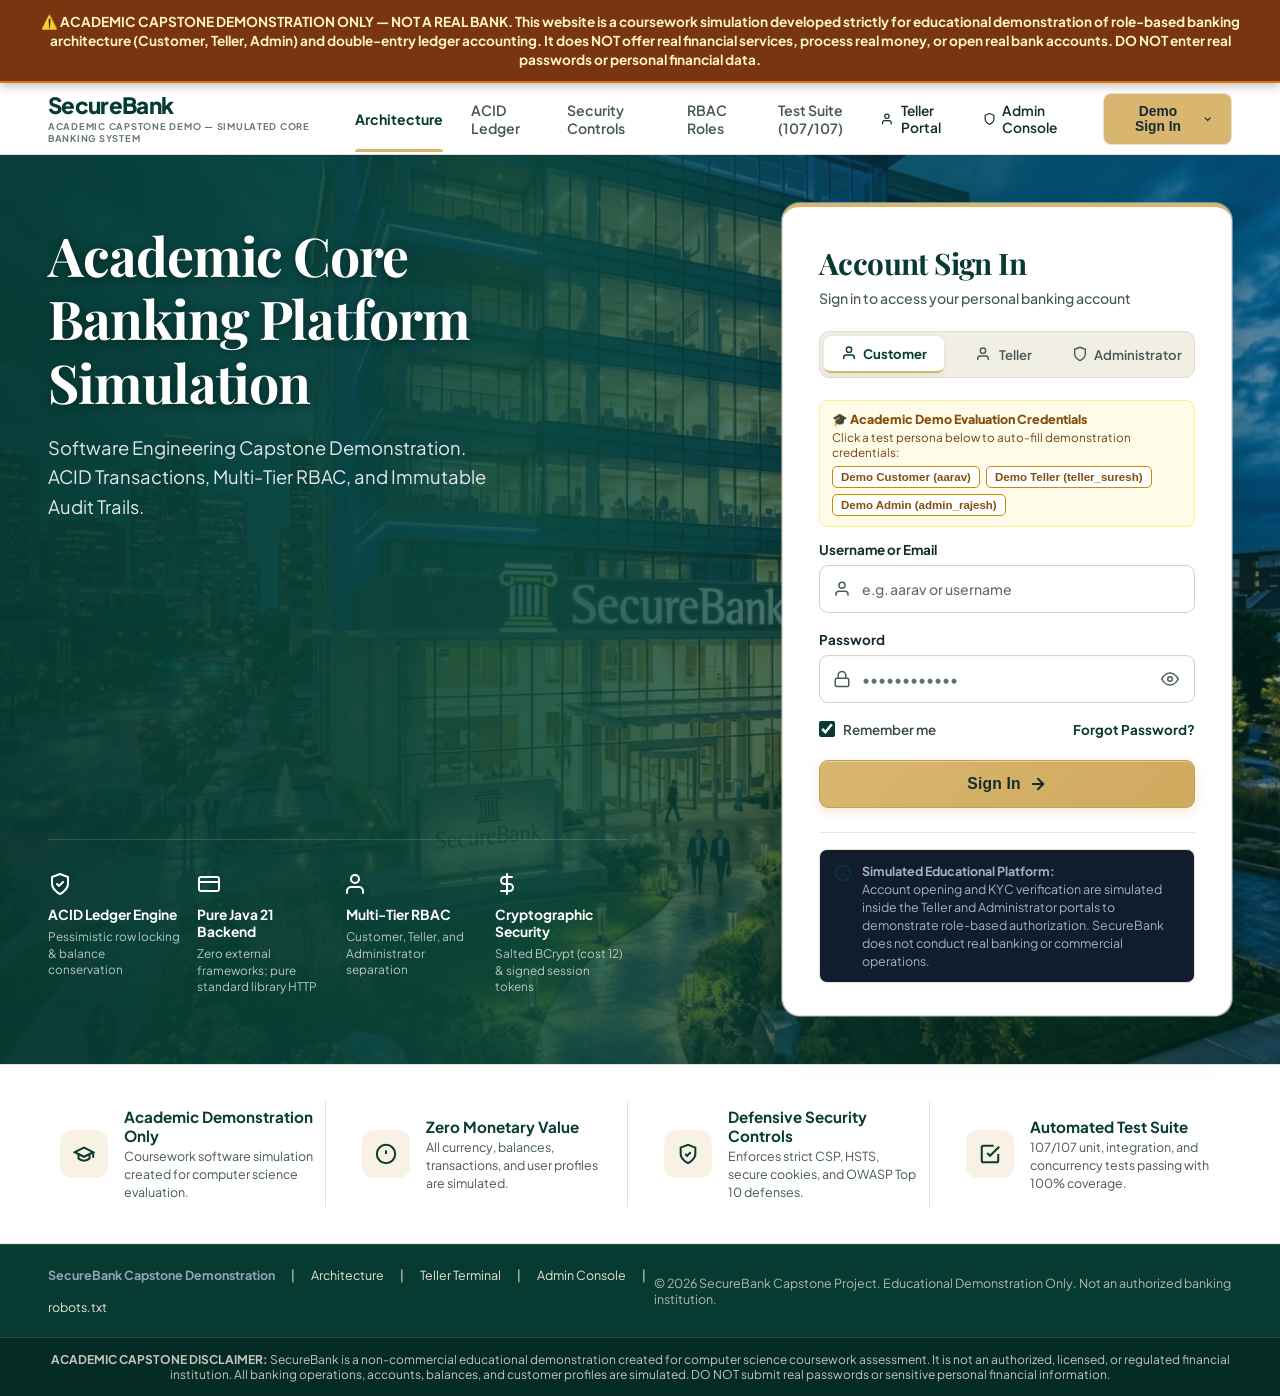
<file: src/main/resources/web/index.html>
<!DOCTYPE html>
<html lang="en">
<head>
    <meta charset="UTF-8">
    <meta name="viewport" content="width=device-width, initial-scale=1.0">
    <title>SecureBank (Academic Demonstration) — Role-Based Banking Architecture</title>
    <meta name="robots" content="noindex, nofollow">
    <meta name="description" content="SecureBank is an educational computer science capstone software demonstration. Not a commercial bank.">
    <link rel="preconnect" href="https://fonts.googleapis.com">
    <link rel="preconnect" href="https://fonts.gstatic.com" crossorigin>
    <link href="https://fonts.googleapis.com/css2?family=Plus+Jakarta+Sans:wght@300;400;500;600;700;800&family=JetBrains+Mono:wght@400;500;600;700&display=swap" rel="stylesheet">
    <link rel="stylesheet" href="style.css">
    <script>
        // Synchronous pre-render session guard to prevent Flash of Unauthenticated Content (FOUC)
        (function() {
            try {
                var token = sessionStorage.getItem('sb_token');
                var userStr = sessionStorage.getItem('sb_user');
                if (!token || !userStr) {
                    window.location.replace('login.html');
                    return;
                }
                var user = JSON.parse(userStr);
                if (user && user.role) {
                    document.documentElement.setAttribute('data-user-role', user.role);
                } else {
                    window.location.replace('login.html');
                }
            } catch (e) {
                window.location.replace('login.html');
            }
        })();
    </script>
    <style>
        /* Hide entire application shell until authenticated session is verified */
        html:not([data-user-role]) body {
            visibility: hidden !important;
            opacity: 0 !important;
            background-color: #F7F5EE;
        }
        /* Immediately activate the correct role portal on refresh, eliminating cross-role flash */
        html[data-user-role="ADMIN"] #customerNav,
        html[data-user-role="ADMIN"] #customerView,
        html[data-user-role="ADMIN"] #tellerNav,
        html[data-user-role="ADMIN"] #tellerView {
            display: none !important;
        }
        html[data-user-role="ADMIN"] #adminNav {
            display: block !important;
        }
        html[data-user-role="ADMIN"] #adminView {
            display: block !important;
        }
        html[data-user-role="TELLER"] #customerNav,
        html[data-user-role="TELLER"] #customerView,
        html[data-user-role="TELLER"] #adminNav,
        html[data-user-role="TELLER"] #adminView {
            display: none !important;
        }
        html[data-user-role="TELLER"] #tellerNav {
            display: block !important;
        }
        html[data-user-role="TELLER"] #tellerView {
            display: block !important;
        }
        html[data-user-role="CUSTOMER"] #adminNav,
        html[data-user-role="CUSTOMER"] #adminView,
        html[data-user-role="CUSTOMER"] #tellerNav,
        html[data-user-role="CUSTOMER"] #tellerView {
            display: none !important;
        }
        html[data-user-role="CUSTOMER"] #customerNav {
            display: block !important;
        }
        html[data-user-role="CUSTOMER"] #customerView {
            display: block !important;
        }
    </style>
</head>
<body>

    <!-- ACADEMIC DEMONSTRATION MANDATORY DISCLAIMER BANNER -->
    <div class="academic-disclaimer-banner" role="alert" style="background:#78350F; color:#FEF3C7; padding:10px 20px; font-size:0.82rem; font-weight:700; line-height:1.4; border-bottom:2px solid #D97706; text-align:center; position:sticky; top:0; z-index:99999; box-shadow:0 2px 10px rgba(0,0,0,0.3);">
        ⚠️ ACADEMIC CAPSTONE DEMONSTRATION ONLY — NOT A REAL BANK. This website is a coursework simulation developed strictly for educational demonstration of role-based banking architecture (Customer, Teller, Admin) and double-entry ledger accounting. It does NOT offer real financial services, process real money, or open real bank accounts. DO NOT enter real passwords or personal financial data.
    </div>

    <div class="app-shell">

        <!-- INSTITUTIONAL DEEP NAVY SIDEBAR (Full Height Left Column) -->
        <aside class="app-sidebar" id="appSidebar">

            <!-- Sidebar Top Brand Logo -->
            <div class="sidebar-brand-logo" onclick="navigateToDashboard()">
                <div class="logo-icon-wrap">
                    <svg viewBox="0 0 24 24" width="22" height="22" fill="none" stroke="currentColor" stroke-width="2.3" stroke-linecap="round" stroke-linejoin="round">
                        <path d="M3 21h18M3 10h18M5 10v11M9 10v11M15 10v11M19 10v11M12 2L2 7h20L12 2z"/>
                    </svg>
                </div>
                <div class="brand-details">
                    <span class="brand-name">SecureBank</span>
                    <span class="brand-tagline">Bank Smarter. Live Better.</span>
                </div>
            </div>
            
            <!-- CUSTOMER NAVIGATION (PART 3) -->
            <div class="sidebar-nav-group" id="customerNav">
                <a class="nav-item active" data-view="dashboard" onclick="switchCustomerTab('dashboard')">
                    <span class="nav-icon">
                        <svg viewBox="0 0 24 24" width="18" height="18" fill="none" stroke="currentColor" stroke-width="2"><path d="M3 9l9-7 9 7v11a2 2 0 0 1-2 2H5a2 2 0 0 1-2-2z"/><polyline points="9 22 9 12 15 12 15 22"/></svg>
                    </span>
                    <span>Dashboard</span>
                </a>
                <a class="nav-item" data-view="accounts" onclick="showAllAccountsModal()">
                    <span class="nav-icon">
                        <svg viewBox="0 0 24 24" width="18" height="18" fill="none" stroke="currentColor" stroke-width="2"><path d="M3 21h18M3 10h18M5 10v11M19 10v11M9 10v11M15 10v11M12 3l9 5H3l9-5z"/></svg>
                    </span>
                    <span>My Accounts</span>
                </a>
                <a class="nav-item" data-view="transfer" onclick="openActionModal('TRANSFER')">
                    <span class="nav-icon">
                        <svg viewBox="0 0 24 24" width="18" height="18" fill="none" stroke="currentColor" stroke-width="2"><path d="M7 16V4m0 0L3 8m4-4l4 4m6 4v12m0 0l4-4m-4 4l-4-4"/></svg>
                    </span>
                    <span>Transfer Money</span>
                </a>
                <a class="nav-item" data-view="beneficiaries" onclick="openBeneficiariesModal()">
                    <span class="nav-icon">
                        <svg viewBox="0 0 24 24" width="18" height="18" fill="none" stroke="currentColor" stroke-width="2"><path d="M17 21v-2a4 4 0 0 0-4-4H5a4 4 0 0 0-4 4v2"/><circle cx="9" cy="7" r="4"/><path d="M23 21v-2a4 4 0 0 0-3-3.87"/><path d="M16 3.13a4 4 0 0 1 0 7.75"/></svg>
                    </span>
                    <span>Beneficiaries</span>
                </a>
                <a class="nav-item" data-view="transactions" onclick="showAllTransactionsModal()">
                    <span class="nav-icon">
                        <svg viewBox="0 0 24 24" width="18" height="18" fill="none" stroke="currentColor" stroke-width="2"><path d="M14 2H6a2 2 0 0 0-2 2v16a2 2 0 0 0 2 2h12a2 2 0 0 0 2-2V8z"/><polyline points="14 2 14 8 20 8"/><line x1="16" y1="13" x2="8" y2="13"/><line x1="16" y1="17" x2="8" y2="17"/></svg>
                    </span>
                    <span>Transactions</span>
                </a>
                <a class="nav-item" data-view="billpay" onclick="openBillPayModal()">
                    <span class="nav-icon">
                        <svg viewBox="0 0 24 24" width="18" height="18" fill="none" stroke="currentColor" stroke-width="2"><polygon points="13 2 3 14 12 14 11 22 21 10 12 10 13 2"/></svg>
                    </span>
                    <span>Bill Payments</span>
                </a>
                <a class="nav-item" data-view="fixed-deposit" onclick="openFixedDepositModal()">
                    <span class="nav-icon">
                        <svg viewBox="0 0 24 24" width="18" height="18" fill="none" stroke="currentColor" stroke-width="2"><path d="M19 5H5a2 2 0 0 0-2 2v10a2 2 0 0 0 2 2h14a2 2 0 0 0 2-2V7a2 2 0 0 0-2-2z"/><circle cx="12" cy="12" r="3"/></svg>
                    </span>
                    <span>Fixed Deposits</span>
                </a>
                <a class="nav-item" data-view="loans" onclick="openLoanModal()">
                    <span class="nav-icon">
                        <svg viewBox="0 0 24 24" width="18" height="18" fill="none" stroke="currentColor" stroke-width="2"><line x1="19" y1="5" x2="5" y2="19"/><circle cx="6.5" cy="6.5" r="2.5"/><circle cx="17.5" cy="17.5" r="2.5"/></svg>
                    </span>
                    <span>Loans</span>
                </a>
                <a class="nav-item" data-view="cards" onclick="openCardControlsModal()">
                    <span class="nav-icon">
                        <svg viewBox="0 0 24 24" width="18" height="18" fill="none" stroke="currentColor" stroke-width="2"><rect x="1" y="4" width="22" height="16" rx="2" ry="2"/><line x1="1" y1="10" x2="23" y2="10"/></svg>
                    </span>
                    <span>Cards</span>
                </a>
                <a class="nav-item" data-view="insights" onclick="openSpendingInsightsModal()">
                    <span class="nav-icon">
                        <svg viewBox="0 0 24 24" width="18" height="18" fill="none" stroke="currentColor" stroke-width="2"><path d="M21.21 15.89A10 10 0 1 1 8 2.83"/><path d="M22 12A10 10 0 0 0 12 2v10z"/></svg>
                    </span>
                    <span>Spending Insights</span>
                </a>
                <a class="nav-item" data-view="rewards" onclick="openRewardsModal()">
                    <span class="nav-icon">
                        <svg viewBox="0 0 24 24" width="18" height="18" fill="none" stroke="currentColor" stroke-width="2"><polyline points="20 12 20 22 4 22 4 12"/><rect x="2" y="7" width="20" height="5"/><line x1="12" y1="22" x2="12" y2="7"/><path d="M12 7H7.5a2.5 2.5 0 0 1 0-5C11 2 12 7 12 7z"/><path d="M12 7h4.5a2.5 2.5 0 0 0 0-5C13 2 12 7 12 7z"/></svg>
                    </span>
                    <span>Rewards & Offers</span>
                </a>
                <a class="nav-item" data-view="settings" onclick="openProfileModal()">
                    <span class="nav-icon">
                        <svg viewBox="0 0 24 24" width="18" height="18" fill="none" stroke="currentColor" stroke-width="2"><circle cx="12" cy="12" r="3"/><path d="M19.4 15a1.65 1.65 0 0 0 .33 1.82l.06.06a2 2 0 0 1 0 2.83 2 2 0 0 1-2.83 0l-.06-.06a1.65 1.65 0 0 0-1.82-.33 1.65 1.65 0 0 0-1 1.51V21a2 2 0 0 1-2 2 2 2 0 0 1-2-2v-.09A1.65 1.65 0 0 0 9 19.4a1.65 1.65 0 0 0-1.82.33l-.06.06a2 2 0 0 1-2.83 0 2 2 0 0 1 0-2.83l.06-.06a1.65 1.65 0 0 0 .33-1.82 1.65 1.65 0 0 0-1.51-1H3a2 2 0 0 1-2-2 2 2 0 0 1 2-2h.09A1.65 1.65 0 0 0 4.6 9a1.65 1.65 0 0 0-.33-1.82l-.06-.06a2 2 0 0 1 0-2.83 2 2 0 0 1 2.83 0l.06.06a1.65 1.65 0 0 0 1.82.33H9a1.65 1.65 0 0 0 1-1.51V3a2 2 0 0 1 2-2 2 2 0 0 1 2 2v.09a1.65 1.65 0 0 0 1 1.51 1.65 1.65 0 0 0 1.82-.33l.06-.06a2 2 0 0 1 2.83 0 2 2 0 0 1 0 2.83l-.06.06a1.65 1.65 0 0 0-.33 1.82V9a1.65 1.65 0 0 0 1.51 1H21a2 2 0 0 1 2 2 2 2 0 0 1-2 2h-.09a1.65 1.65 0 0 0-1.51 1z"/></svg>
                    </span>
                    <span>Security & Settings</span>
                </a>

                <!-- Promotional Sidebar Card matching screenshot -->
                <div class="sidebar-promo-card" onclick="openPromoGrowthModal()" title="Explore Savings & Investment">
                    <div class="promo-gold-waves"></div>
                    <div class="promo-title">System Architecture</div>
                    <div class="promo-sub">ACID Ledger & Security Model</div>
                </div>

                <div class="sidebar-logout-btn" onclick="handleLogout()">
                    <svg viewBox="0 0 24 24" width="18" height="18" fill="none" stroke="currentColor" stroke-width="2"><path d="M9 21H5a2 2 0 0 1-2-2V5a2 2 0 0 1 2-2h4"/><polyline points="16 17 21 12 16 7"/><line x1="21" y1="12" x2="9" y2="12"/></svg>
                    <span>Secure Logout</span>
                </div>
            </div>

            <!-- TELLER NAVIGATION (PART 4) -->
            <div class="sidebar-nav-group" id="tellerNav" style="display:none;">
                <a class="nav-item active" onclick="switchTellerTab('dashboard')">
                    <span class="nav-icon">
                        <svg viewBox="0 0 24 24" width="18" height="18" fill="none" stroke="currentColor" stroke-width="2"><path d="M3 9l9-7 9 7v11a2 2 0 0 1-2 2H5a2 2 0 0 1-2-2z"/><polyline points="9 22 9 12 15 12 15 22"/></svg>
                    </span>
                    <span>Dashboard</span>
                </a>
                <a class="nav-item" onclick="focusTellerSearch('customer')">
                    <span class="nav-icon">
                        <svg viewBox="0 0 24 24" width="18" height="18" fill="none" stroke="currentColor" stroke-width="2"><circle cx="11" cy="11" r="8"/><line x1="21" y1="21" x2="16.65" y2="16.65"/></svg>
                    </span>
                    <span>Customer Lookup</span>
                </a>
                <a class="nav-item" onclick="focusTellerSearch('account')">
                    <span class="nav-icon">
                        <svg viewBox="0 0 24 24" width="18" height="18" fill="none" stroke="currentColor" stroke-width="2"><rect x="2" y="7" width="20" height="14" rx="2" ry="2"/><path d="M16 21V5a2 2 0 0 0-2-2h-4a2 2 0 0 0-2 2v16"/></svg>
                    </span>
                    <span>Account Lookup</span>
                </a>
                <a class="nav-item" onclick="openActionModal('DEPOSIT')">
                    <span class="nav-icon">
                        <svg viewBox="0 0 24 24" width="18" height="18" fill="none" stroke="currentColor" stroke-width="2"><path d="M12 5v14M5 12l7 7 7-7"/><path d="M3 21h18"/></svg>
                    </span>
                    <span>Cash Deposit</span>
                </a>
                <a class="nav-item" onclick="openActionModal('WITHDRAW')">
                    <span class="nav-icon">
                        <svg viewBox="0 0 24 24" width="18" height="18" fill="none" stroke="currentColor" stroke-width="2"><path d="M12 19V5M5 12l7-7 7 7"/><path d="M3 3h18"/></svg>
                    </span>
                    <span>Cash Withdrawal</span>
                </a>
                <a class="nav-item" onclick="showAllTransactionsModal()">
                    <span class="nav-icon">
                        <svg viewBox="0 0 24 24" width="18" height="18" fill="none" stroke="currentColor" stroke-width="2"><path d="M14 2H6a2 2 0 0 0-2 2v16a2 2 0 0 0 2 2h12a2 2 0 0 0 2-2V8z"/><polyline points="14 2 14 8 20 8"/><line x1="16" y1="13" x2="8" y2="13"/><line x1="16" y1="17" x2="8" y2="17"/></svg>
                    </span>
                    <span>Transaction History</span>
                </a>
                <a class="nav-item" onclick="openReceiptModal()">
                    <span class="nav-icon">
                        <svg viewBox="0 0 24 24" width="18" height="18" fill="none" stroke="currentColor" stroke-width="2"><path d="M6 2v20l3-2 3 2 3-2 3 2V2l-3 2-3-2-3 2-3-2z"/><line x1="9" y1="10" x2="15" y2="10"/><line x1="9" y1="14" x2="15" y2="14"/></svg>
                    </span>
                    <span>Receipt Generation</span>
                </a>
                <a class="nav-item" onclick="openPendingTxnsModal()">
                    <span class="nav-icon">
                        <svg viewBox="0 0 24 24" width="18" height="18" fill="none" stroke="currentColor" stroke-width="2"><circle cx="12" cy="12" r="10"/><polyline points="12 6 12 12 16 14"/></svg>
                    </span>
                    <span>Pending Transactions</span>
                </a>
                <a class="nav-item" onclick="openDailySummaryModal()">
                    <span class="nav-icon">
                        <svg viewBox="0 0 24 24" width="18" height="18" fill="none" stroke="currentColor" stroke-width="2"><rect x="3" y="4" width="18" height="18" rx="2" ry="2"/><line x1="16" y1="2" x2="16" y2="6"/><line x1="8" y1="2" x2="8" y2="6"/><line x1="3" y1="10" x2="21" y2="10"/></svg>
                    </span>
                    <span>Daily Summary</span>
                </a>
                <a class="nav-item" onclick="openProfileModal()">
                    <span class="nav-icon">
                        <svg viewBox="0 0 24 24" width="18" height="18" fill="none" stroke="currentColor" stroke-width="2"><circle cx="12" cy="12" r="3"/><path d="M19.4 15a1.65 1.65 0 0 0 .33 1.82l.06.06a2 2 0 0 1 0 2.83 2 2 0 0 1-2.83 0l-.06-.06a1.65 1.65 0 0 0-1.82-.33 1.65 1.65 0 0 0-1 1.51V21a2 2 0 0 1-2 2 2 2 0 0 1-2-2v-.09A1.65 1.65 0 0 0 9 19.4a1.65 1.65 0 0 0-1.82.33l-.06.06a2 2 0 0 1-2.83 0 2 2 0 0 1 0-2.83l.06-.06a1.65 1.65 0 0 0 .33-1.82 1.65 1.65 0 0 0-1.51-1H3a2 2 0 0 1-2-2 2 2 0 0 1 2-2h.09A1.65 1.65 0 0 0 4.6 9a1.65 1.65 0 0 0-.33-1.82l-.06-.06a2 2 0 0 1 0-2.83 2 2 0 0 1 2.83 0l.06.06a1.65 1.65 0 0 0 1.82.33H9a1.65 1.65 0 0 0 1-1.51V3a2 2 0 0 1 2-2 2 2 0 0 1 2 2v.09a1.65 1.65 0 0 0 1 1.51 1.65 1.65 0 0 0 1.82-.33l.06-.06a2 2 0 0 1 2.83 0 2 2 0 0 1 0 2.83l-.06.06a1.65 1.65 0 0 0-.33 1.82V9a1.65 1.65 0 0 0 1.51 1H21a2 2 0 0 1 2 2 2 2 0 0 1-2 2h-.09a1.65 1.65 0 0 0-1.51 1z"/></svg>
                    </span>
                    <span>Profile & Settings</span>
                </a>
                <div class="sidebar-logout-btn" onclick="handleLogout()">
                    <svg viewBox="0 0 24 24" width="18" height="18" fill="none" stroke="currentColor" stroke-width="2"><path d="M9 21H5a2 2 0 0 1-2-2V5a2 2 0 0 1 2-2h4"/><polyline points="16 17 21 12 16 7"/><line x1="21" y1="12" x2="9" y2="12"/></svg>
                    <span>Secure Logout</span>
                </div>
            </div>

            <!-- ADMIN NAVIGATION (PART 5) -->
            <div class="sidebar-nav-group" id="adminNav" style="display:none;">
                <a class="nav-item active" onclick="switchAdminTab('dashboard')" data-view="dashboard">
                    <span class="nav-icon">
                        <svg viewBox="0 0 24 24" width="18" height="18" fill="none" stroke="currentColor" stroke-width="2"><path d="M3 9l9-7 9 7v11a2 2 0 0 1-2 2H5a2 2 0 0 1-2-2z"/><polyline points="9 22 9 12 15 12 15 22"/></svg>
                    </span>
                    <span>Dashboard</span>
                </a>
                <a class="nav-item" id="adminNavSessions" onclick="switchAdminTab('sessions')" data-view="sessions">
                    <span class="nav-icon">
                        <svg viewBox="0 0 24 24" width="18" height="18" fill="none" stroke="currentColor" stroke-width="2"><path d="M12 22s8-4 8-10V5l-8-3-8 3v7c0 6 8 10 8 10z"/><polyline points="9 12 11 14 15 10"/></svg>
                    </span>
                    <span>Session Monitoring</span>
                </a>
                <a class="nav-item" onclick="switchAdminTab('users')">
                    <span class="nav-icon">
                        <svg viewBox="0 0 24 24" width="18" height="18" fill="none" stroke="currentColor" stroke-width="2"><path d="M17 21v-2a4 4 0 0 0-4-4H5a4 4 0 0 0-4 4v2"/><circle cx="9" cy="7" r="4"/><path d="M23 21v-2a4 4 0 0 0-3-3.87"/><path d="M16 3.13a4 4 0 0 1 0 7.75"/></svg>
                    </span>
                    <span>Customer Management</span>
                </a>
                <a class="nav-item" onclick="showAllAccountsModal()">
                    <span class="nav-icon">
                        <svg viewBox="0 0 24 24" width="18" height="18" fill="none" stroke="currentColor" stroke-width="2"><path d="M3 21h18M3 10h18M5 10v11M19 10v11M9 10v11M15 10v11M12 3l9 5H3l9-5z"/></svg>
                    </span>
                    <span>Account Management</span>
                </a>
                <a class="nav-item" onclick="openCreateStaffModal()">
                    <span class="nav-icon">
                        <svg viewBox="0 0 24 24" width="18" height="18" fill="none" stroke="currentColor" stroke-width="2"><circle cx="12" cy="12" r="10"/><line x1="12" y1="8" x2="12" y2="16"/><line x1="8" y1="12" x2="16" y2="12"/></svg>
                    </span>
                    <span>User & Role Management</span>
                </a>
                <a class="nav-item" onclick="openTellerManagementModal()">
                    <span class="nav-icon">
                        <svg viewBox="0 0 24 24" width="18" height="18" fill="none" stroke="currentColor" stroke-width="2"><rect x="2" y="3" width="20" height="14" rx="2" ry="2"/><line x1="8" y1="21" x2="16" y2="21"/><line x1="12" y1="17" x2="12" y2="21"/></svg>
                    </span>
                    <span>Teller Management</span>
                </a>
                <a class="nav-item" onclick="showAllTransactionsModal()">
                    <span class="nav-icon">
                        <svg viewBox="0 0 24 24" width="18" height="18" fill="none" stroke="currentColor" stroke-width="2"><polyline points="22 12 18 12 15 21 9 3 6 12 2 12"/></svg>
                    </span>
                    <span>Transaction Monitoring</span>
                </a>
                <a class="nav-item" onclick="showAllSecurityAlertsModal()">
                    <span class="nav-icon">
                        <svg viewBox="0 0 24 24" width="18" height="18" fill="none" stroke="currentColor" stroke-width="2"><path d="M10.29 3.86L1.82 18a2 2 0 0 0 1.71 3h16.94a2 2 0 0 0 1.71-3L13.71 3.86a2 2 0 0 0-3.42 0z"/><line x1="12" y1="9" x2="12" y2="13"/><line x1="12" y1="17" x2="12.01" y2="17"/></svg>
                    </span>
                    <span>Suspicious Activity</span>
                </a>
                <a class="nav-item" onclick="exportAuditCsv()">
                    <span class="nav-icon">
                        <svg viewBox="0 0 24 24" width="18" height="18" fill="none" stroke="currentColor" stroke-width="2"><path d="M14 2H6a2 2 0 0 0-2 2v16a2 2 0 0 0 2 2h12a2 2 0 0 0 2-2V8z"/><polyline points="14 2 14 8 20 8"/><line x1="16" y1="13" x2="8" y2="13"/><line x1="16" y1="17" x2="8" y2="17"/></svg>
                    </span>
                    <span>Audit Logs</span>
                </a>
                <a class="nav-item" onclick="runAutomatedReconciliation()">
                    <span class="nav-icon">
                        <svg viewBox="0 0 24 24" width="18" height="18" fill="none" stroke="currentColor" stroke-width="2"><path d="M16 16l3-8 3 8c-.87.65-1.92 1-3 1s-2.13-.35-3-1zM2 16l3-8 3 8c-.87.65-1.92 1-3 1s-2.13-.35-3-1zM7 21h10M12 3v18M3 7h18"/></svg>
                    </span>
                    <span>Reconciliation</span>
                </a>
                <a class="nav-item" onclick="openAdminSystemHealthModal()">
                    <span class="nav-icon">
                        <svg viewBox="0 0 24 24" width="18" height="18" fill="none" stroke="currentColor" stroke-width="2"><ellipse cx="12" cy="5" rx="9" ry="3"/><path d="M21 12c0 1.66-4 3-9 3s-9-1.34-9-3"/><path d="M3 5v14c0 1.66 4 3 9 3s9-1.34 9-3V5"/></svg>
                    </span>
                    <span>System Health</span>
                </a>
                <a class="nav-item" onclick="openAdminReportsModal()">
                    <span class="nav-icon">
                        <svg viewBox="0 0 24 24" width="18" height="18" fill="none" stroke="currentColor" stroke-width="2"><line x1="18" y1="20" x2="18" y2="10"/><line x1="12" y1="20" x2="12" y2="4"/><line x1="6" y1="20" x2="6" y2="14"/></svg>
                    </span>
                    <span>Reports</span>
                </a>
                <a class="nav-item" onclick="openAdminSettingsModal()">
                    <span class="nav-icon">
                        <svg viewBox="0 0 24 24" width="18" height="18" fill="none" stroke="currentColor" stroke-width="2"><circle cx="12" cy="12" r="3"/><path d="M19.4 15a1.65 1.65 0 0 0 .33 1.82l.06.06a2 2 0 0 1 0 2.83 2 2 0 0 1-2.83 0l-.06-.06a1.65 1.65 0 0 0-1.82-.33 1.65 1.65 0 0 0-1 1.51V21a2 2 0 0 1-2 2 2 2 0 0 1-2-2v-.09A1.65 1.65 0 0 0 9 19.4a1.65 1.65 0 0 0-1.82.33l-.06.06a2 2 0 0 1 0-2.83 2 2 0 0 1 2.83 0l.06.06a1.65 1.65 0 0 0 1.82.33H9a1.65 1.65 0 0 0 1-1.51V3a2 2 0 0 1 2-2 2 2 0 0 1 2 2v.09a1.65 1.65 0 0 0 1 1.51 1.65 1.65 0 0 0 1.82-.33l.06-.06a2 2 0 0 1 2.83 0 2 2 0 0 1 0 2.83l-.06.06a1.65 1.65 0 0 0-.33 1.82V9a1.65 1.65 0 0 0 1.51 1H21a2 2 0 0 1 2 2 2 2 0 0 1-2 2h-.09a1.65 1.65 0 0 0-1.51 1z"/></svg>
                    </span>
                    <span>Settings</span>
                </a>
                <div class="sidebar-logout-btn" onclick="handleLogout()">
                    <svg viewBox="0 0 24 24" width="18" height="18" fill="none" stroke="currentColor" stroke-width="2"><path d="M9 21H5a2 2 0 0 1-2-2V5a2 2 0 0 1 2-2h4"/><polyline points="16 17 21 12 16 7"/><line x1="21" y1="12" x2="9" y2="12"/></svg>
                    <span>Secure Logout</span>
                </div>
            </div>

            <!-- Security Badge Footer -->
            <div class="sidebar-security-badge" id="sidebarHelpBox">
                <div class="security-badge-icon">
                    <span class="pulse-ring"></span>
                    <svg viewBox="0 0 24 24" width="14" height="14" fill="none" stroke="currentColor" stroke-width="2.2"><path d="M12 22s8-4 8-10V5l-8-3-8 3v7c0 6 8 10 8 10z"/></svg>
                </div>
                <div class="security-badge-info">
                    <div class="security-badge-title">256-Bit SSL Secured</div>
                    <div class="security-badge-sub">Core Banking Platform Active</div>
                </div>
            </div>

        </aside>

        <!-- MAIN APP COLUMN (Header + Content Workspace) -->
        <div class="app-main-column">

            <!-- TOP HEADER NAVBAR (Clean White Bar with Search, Bell, Help, Profile) -->
            <header class="app-header">
                <!-- Header Center Search Bar -->
                <div class="header-center">
                    <div class="header-search-container">
                        <svg viewBox="0 0 24 24" width="16" height="16" fill="none" stroke="currentColor" stroke-width="2" class="header-search-icon"><circle cx="11" cy="11" r="8"/><line x1="21" y1="21" x2="16.65" y2="16.65"/></svg>
                        <input type="text" id="globalHeaderSearch" class="header-search-input" placeholder="Search transactions, accounts, payees..." oninput="handleGlobalSearch(event)" onkeydown="if(event.key==='Enter') executeGlobalSearch()">
                        <button type="button" id="headerSearchClearBtn" class="header-search-clear" onclick="clearGlobalSearch()" title="Clear search" style="display:none;">&times;</button>
                        <button type="button" id="headerSearchBtn" style="display:none;" onclick="executeGlobalSearch()"></button>
                    </div>
                    <!-- Security Badge (subtle) -->
                    <div class="security-badge" id="headerSecurityStatusWrap" style="display:none;">
                        <span class="live-dot"></span>
                        <span id="headerSecurityStatus">Active Session — TLS Enforced</span>
                    </div>
                </div>

                <div class="header-right">
                    <!-- Display Density / Scale Switcher -->
                    <button class="header-action-icon-btn density-toggle-btn" id="headerDensityBtn" title="Toggle Compact Density / Scale" onclick="toggleAppDensity()">
                        <span id="densityBtnIcon">🔍</span>
                    </button>

                    <!-- Dark / Light Theme Toggle Button -->
                    <button class="header-action-icon-btn theme-toggle-btn" id="headerThemeBtn" title="Toggle Light/Dark Theme" onclick="toggleAppTheme()">
                        <span id="themeBtnIcon">🌙</span>
                    </button>

                    <!-- Date/Time Pill (visible for staff) -->
                    <div class="header-time-pill" id="headerClockPill" style="display:none;">24 Oct 2026, 11:00 AM</div>

                    <!-- Notifications button with red badge -->
                    <button class="header-action-icon-btn" id="headerNotifBtn" title="Notifications" onclick="showAllNotificationsModal()">
                        <svg viewBox="0 0 24 24" width="18" height="18" fill="none" stroke="currentColor" stroke-width="2" stroke-linecap="round" stroke-linejoin="round">
                            <path d="M18 8A6 6 0 0 0 6 8c0 7-3 9-3 9h18s-3-2-3-9"></path>
                            <path d="M13.73 21a2 2 0 0 1-3.46 0"></path>
                        </svg>
                        <span class="header-badge" id="headerNotifBadge">3</span>
                    </button>

                    <!-- Help Button -->
                    <button class="header-help-btn" id="headerHelpBtn" onclick="openHelpModal()" title="Help & Support">
                        <svg viewBox="0 0 24 24" width="16" height="16" fill="none" stroke="currentColor" stroke-width="2"><circle cx="12" cy="12" r="10"/><path d="M9.09 9a3 3 0 0 1 5.83 1c0 2-3 3-3 3"/><line x1="12" y1="17" x2="12.01" y2="17"/></svg>
                        <span>Help</span>
                    </button>

                    <!-- User Profile Dropdown Widget -->
                    <div class="user-profile-widget" id="userProfileWidget" onclick="toggleUserDropdown()">
                        <div class="user-avatar-circle" id="headerUserAvatar">RS</div>
                        <div class="user-info-text">
                            <span class="user-full-name" id="headerUserName">Rahul Sharma</span>
                            <span class="user-role-label" id="headerUserRole">Customer</span>
                        </div>
                        <svg class="user-dropdown-arrow" viewBox="0 0 24 24" width="15" height="15" fill="none" stroke="currentColor" stroke-width="2">
                            <path d="M6 9l6 6 6-6"/>
                        </svg>
                    </div>

                    <!-- Profile Dropdown Menu -->
                    <div class="profile-dropdown-menu" id="profileDropdownMenu" style="display:none;">
                        <div class="dropdown-header">Active Account</div>
                        <div class="dropdown-item" onclick="openProfileModal()">
                            <span class="dropdown-icon">
                                <svg viewBox="0 0 24 24" width="15" height="15" fill="none" stroke="currentColor" stroke-width="2"><path d="M20 21v-2a4 4 0 0 0-4-4H8a4 4 0 0 0-4 4v2"/><circle cx="12" cy="7" r="4"/></svg>
                            </span>
                            <span>Profile Details</span>
                        </div>
                        <div class="dropdown-item" onclick="openChangePasswordModal()">
                            <span class="dropdown-icon">
                                <svg viewBox="0 0 24 24" width="15" height="15" fill="none" stroke="currentColor" stroke-width="2"><rect x="3" y="11" width="18" height="11" rx="2" ry="2"/><path d="M7 11V7a5 5 0 0 1 10 0v4"/></svg>
                            </span>
                            <span>Change Password</span>
                        </div>
                        <hr class="dropdown-divider">
                        <div class="dropdown-item danger" onclick="handleLogout()">
                            <span class="dropdown-icon">
                                <svg viewBox="0 0 24 24" width="15" height="15" fill="none" stroke="currentColor" stroke-width="2"><path d="M9 21H5a2 2 0 0 1-2-2V5a2 2 0 0 1 2-2h4"/><polyline points="16 17 21 12 16 7"/><line x1="21" y1="12" x2="9" y2="12"/></svg>
                            </span>
                            <span>Secure Logout</span>
                        </div>
                    </div>
                </div>
            </header>

            <!-- MAIN SCROLLABLE WORKSPACE -->
            <main class="app-workspace" id="appWorkspace">

            <!-- ========================================================
                 VIEW 1: CUSTOMER PORTAL (MODERN EXECUTIVE LAYOUT)
                 ======================================================== -->
            <section id="customerView" class="view-panel active">
                
                <!-- TOP GREETING & PRIMARY ACTIONS STRIP -->
                <div class="cust-top-strip">
                    <div class="cust-top-greeting">
                        <h1 class="welcome-title" id="custWelcomeTitle">Good Morning, Rahul Sharma</h1>
                        <span class="welcome-status-chip">
                            <span class="live-pulse-dot"></span>
                            <span>KYC Level 3 Verified &bull; Active TLS Session</span>
                        </span>
                        <span class="welcome-subtitle" id="custWelcomeSub" style="display:none;">Primary Account &bull;&bull;&bull;&bull; 6789</span>
                        <div class="user-recent-access-strip" id="custRecentAccessStrip">
                            <span class="access-pill-item">
                                <svg viewBox="0 0 24 24" width="12" height="12" fill="none" stroke="currentColor" stroke-width="2"><circle cx="12" cy="12" r="10"/><polyline points="12 6 12 12 16 14"/></svg>
                                <span>Session: <strong id="custCurrentSessionStart">Active now</strong></span>
                            </span>
                            <span class="access-pill-divider">&bull;</span>
                            <span class="access-pill-item">
                                <span>Last Login: <strong id="custLastLoginTime">Today</strong></span>
                            </span>
                            <span class="access-pill-divider">&bull;</span>
                            <span class="access-pill-item">
                                <span>IP: <strong id="custSessionIp">127.0.0.1</strong></span>
                            </span>
                        </div>
                    </div>
                    <div class="cust-top-actions">
                        <button type="button" class="action-btn primary-glow" onclick="openTransferModal()">
                            <svg viewBox="0 0 24 24" width="13" height="13" fill="none" stroke="currentColor" stroke-width="2.2"><line x1="7" y1="17" x2="17" y2="7"/><polyline points="7 7 17 7 17 17"/></svg>
                            <span>Send Money</span>
                        </button>
                        <button type="button" class="action-btn secondary-btn" onclick="openBillsModal()">
                            <svg viewBox="0 0 24 24" width="13" height="13" fill="none" stroke="currentColor" stroke-width="2"><path d="M14 2H6a2 2 0 0 0-2 2v16a2 2 0 0 0 2 2h12a2 2 0 0 0 2-2V8z"/><polyline points="14 2 14 8 20 8"/><line x1="16" y1="13" x2="8" y2="13"/><line x1="16" y1="17" x2="8" y2="17"/><polyline points="10 9 9 9 8 9"/></svg>
                            <span>Pay Bills</span>
                        </button>
                        <button type="button" class="action-btn secondary-btn" onclick="openAddBeneficiaryModal()">
                            <svg viewBox="0 0 24 24" width="13" height="13" fill="none" stroke="currentColor" stroke-width="2"><path d="M16 21v-2a4 4 0 0 0-4-4H5a4 4 0 0 0-4 4v2"/><circle cx="8.5" cy="7" r="4"/><line x1="20" y1="8" x2="20" y2="14"/><line x1="23" y1="11" x2="17" y2="11"/></svg>
                            <span>+ Payee</span>
                        </button>
                        <button type="button" class="action-btn secondary-btn" onclick="openStatementModal()">
                            <svg viewBox="0 0 24 24" width="13" height="13" fill="none" stroke="currentColor" stroke-width="2"><path d="M21 15v4a2 2 0 0 1-2 2H5a2 2 0 0 1-2-2v-4"/><polyline points="7 10 12 15 17 10"/><line x1="12" y1="15" x2="12" y2="3"/></svg>
                            <span>Statement</span>
                        </button>
                    </div>
                </div>

                <!-- 4 EXECUTIVE FINANCIAL METRIC CARDS -->
                <div class="cust-metrics-bar">
                    <!-- 1. Total Combined Balance -->
                    <div class="metric-card metric-primary-card">
                        <div class="metric-header">
                            <span class="metric-label">TOTAL BALANCE</span>
                            <button type="button" class="balance-eye-btn" id="balanceEyeBtn" onclick="toggleBalancePrivacy()" title="Toggle Balance Privacy">
                                <svg viewBox="0 0 24 24" width="13" height="13" fill="none" stroke="currentColor" stroke-width="2"><path d="M1 12s4-8 11-8 11 8 11 8-4 8-11 8-11-8-11-8z"/><circle cx="12" cy="12" r="3"/></svg>
                            </button>
                            <button type="button" id="balanceToggleBtn" style="display:none;" onclick="toggleBalancePrivacy()"></button>
                        </div>
                        <div class="metric-val-row">
                            <span class="metric-val-large" id="totalCombinedBalance">&#8377; 2,23,750.00</span>
                        </div>
                        <div class="metric-footer-row">
                            <span class="metric-trend-pill positive" id="totalBalanceTrendText">+5.2%</span>
                            <div class="metric-sparkline" title="Growth trend">
                                <svg viewBox="0 0 50 14" width="50" height="14" fill="none">
                                    <path d="M1 11 L 10 9 L 20 12 L 30 5 L 40 7 L 49 2" stroke="currentColor" stroke-width="1.8" stroke-linecap="round" stroke-linejoin="round"/>
                                </svg>
                            </div>
                        </div>
                    </div>

                    <!-- 2. Monthly Inflow -->
                    <div class="metric-card" onclick="openCustomerIncomeModal()" style="cursor:pointer;" title="View Inflow Breakdown">
                        <div class="metric-header">
                            <span class="metric-label">MONTHLY INFLOW</span>
                            <div class="metric-icon-badge green">
                                <svg viewBox="0 0 24 24" width="12" height="12" fill="none" stroke="currentColor" stroke-width="2"><path d="M12 19V5M5 12l7-7 7 7"/></svg>
                            </div>
                        </div>
                        <div class="metric-val-row">
                            <span class="metric-val-large" id="custMonthlyIncome">&#8377; 1,20,000.00</span>
                        </div>
                        <div class="metric-footer-row">
                            <span class="metric-trend-pill positive">+12.4% vs last mo</span>
                        </div>
                    </div>

                    <!-- 3. Monthly Outflow -->
                    <div class="metric-card" onclick="openCustomerExpensesModal()" style="cursor:pointer;" title="View Outflow Breakdown">
                        <div class="metric-header">
                            <span class="metric-label">MONTHLY OUTFLOW</span>
                            <div class="metric-icon-badge rose">
                                <svg viewBox="0 0 24 24" width="12" height="12" fill="none" stroke="currentColor" stroke-width="2"><path d="M12 5v14M5 12l7 7 7-7"/></svg>
                            </div>
                        </div>
                        <div class="metric-val-row">
                            <span class="metric-val-large" id="custMonthlyExpenses">&#8377; 42,580.00</span>
                        </div>
                        <div class="metric-footer-row">
                            <span class="metric-trend-pill subtle-rose">-3.1% vs last mo</span>
                        </div>
                    </div>

                    <!-- 4. Rewards & Accounts -->
                    <div class="metric-card" onclick="openRewardsModal()" style="cursor:pointer;" title="View & Redeem Reward Points">
                        <div class="metric-header">
                            <span class="metric-label">REWARDS &bull; ACCOUNTS</span>
                            <div class="metric-icon-badge amber">
                                <svg viewBox="0 0 24 24" width="12" height="12" fill="none" stroke="currentColor" stroke-width="2"><polygon points="12 2 15.09 8.26 22 9.27 17 14.14 18.18 21.02 12 17.77 5.82 21.02 7 14.14 2 9.27 8.91 8.26 12 2"/></svg>
                            </div>
                        </div>
                        <div class="metric-val-row" style="display:flex; align-items:baseline; justify-content:space-between;">
                            <div>
                                <span class="metric-val-large" id="custRewardsPoints">1,250</span>
                                <span class="metric-unit-text">Pts</span>
                            </div>
                            <span class="redeem-chip">Redeem</span>
                        </div>
                        <div class="metric-footer-row">
                            <span class="metric-sub-note" id="custActiveAccountsSub">3 Active Accounts (2 Sav | 1 Cur)</span>
                            <span id="custActiveAccounts" style="display:none;">3</span>
                        </div>
                    </div>
                </div>

                <!-- SECTION 1: EXECUTIVE PORTFOLIO & SERVICES SHOWCASE (Prominent Accounts & Card + Quick Actions & Security) -->
                <div class="cust-exec-showcase-grid">
                    
                    <!-- LEFT COLUMN: Accounts Portfolio & Virtual Debit Card -->
                    <div class="cust-exec-col">
                        
                        <!-- My Accounts Portfolio -->
                        <div class="fintech-card compact-card">
                            <div class="card-header-row">
                                <div class="card-title-group">
                                    <h2 class="card-title">My Accounts</h2>
                                    <p class="card-subtitle" id="custAccountCountNote">Total 2 active accounts</p>
                                </div>
                                <div class="card-header-actions">
                                    <button type="button" class="pill-btn primary" onclick="showAllAccountsModal()">
                                        <svg viewBox="0 0 24 24" width="11" height="11" fill="none" stroke="currentColor" stroke-width="2"><line x1="12" y1="5" x2="12" y2="19"/><line x1="5" y1="12" x2="19" y2="12"/></svg>
                                        <span>Manage</span>
                                    </button>
                                </div>
                            </div>
                            
                            <!-- 2 Compact Account Strip Cards -->
                            <div class="accounts-items-list" id="custAccountsSummary">
                                <!-- Savings Account -->
                                <div class="account-item-card primary-acc" onclick="showAccountDetails('1001')">
                                    <div class="acc-item-left">
                                        <div class="acc-type-icon blue">
                                            <svg viewBox="0 0 24 24" width="14" height="14" fill="none" stroke="currentColor" stroke-width="2"><path d="M3 21h18M3 10h18M5 10v11M9 10v11M15 10v11M19 10v11M12 2L2 7h20L12 2z"/></svg>
                                        </div>
                                        <div class="acc-item-meta">
                                            <div class="acc-name-line">
                                                <span class="acc-name">Premium Savings</span>
                                                <span class="acc-pill-primary" id="savingsAccStatus">Primary</span>
                                            </div>
                                            <div class="acc-number-line">
                                                <span class="acc-mask-num" id="savingsAccNumber">**** 6789</span>
                                                <span class="acc-copy-btn" onclick="event.stopPropagation(); copyAccountNumber('1001')" title="Copy Account Number">
                                                    <svg viewBox="0 0 24 24" width="11" height="11" fill="none" stroke="currentColor" stroke-width="2"><rect x="9" y="9" width="13" height="13" rx="2" ry="2"/><path d="M5 15H4a2 2 0 0 1-2-2V4a2 2 0 0 1 2-2h9a2 2 0 0 1 2 2v1"/></svg>
                                                </span>
                                            </div>
                                        </div>
                                    </div>
                                    <div class="acc-item-right">
                                        <div class="acc-item-balance" id="savingsAccBalance">&#8377; 1,25,430.00</div>
                                        <div class="acc-item-hint">Available Funds</div>
                                    </div>
                                </div>

                                <!-- Current Account -->
                                <div class="account-item-card" onclick="showAccountDetails('1002')">
                                    <div class="acc-item-left">
                                        <div class="acc-type-icon green">
                                            <svg viewBox="0 0 24 24" width="14" height="14" fill="none" stroke="currentColor" stroke-width="2"><rect x="2" y="7" width="20" height="14" rx="2" ry="2"/><path d="M16 21V5a2 2 0 0 0-2-2h-4a2 2 0 0 0-2 2v16"/></svg>
                                        </div>
                                        <div class="acc-item-meta">
                                            <div class="acc-name-line">
                                                <span class="acc-name">Business Current</span>
                                                <span class="acc-pill-secondary" id="currentAccStatus">Active</span>
                                            </div>
                                            <div class="acc-number-line">
                                                <span class="acc-mask-num" id="currentAccNumber">**** 4321</span>
                                                <span class="acc-copy-btn" onclick="event.stopPropagation(); copyAccountNumber('1002')" title="Copy Account Number">
                                                    <svg viewBox="0 0 24 24" width="11" height="11" fill="none" stroke="currentColor" stroke-width="2"><rect x="9" y="9" width="13" height="13" rx="2" ry="2"/><path d="M5 15H4a2 2 0 0 1-2-2V4a2 2 0 0 1 2-2h9a2 2 0 0 1 2 2v1"/></svg>
                                                </span>
                                            </div>
                                        </div>
                                    </div>
                                    <div class="acc-item-right">
                                        <div class="acc-item-balance" id="currentAccBalance">&#8377; 98,320.00</div>
                                        <div class="acc-item-hint">Business Balance</div>
                                    </div>
                                </div>
                            </div>
                        </div>

                        <!-- Virtual Debit Card -->
                        <div class="fintech-card compact-card">
                            <div class="card-header-row" style="margin-bottom:6px;">
                                <h2 class="card-title">Virtual Debit Card</h2>
                                <span class="card-status-badge active" style="font-size:0.65rem;">Active &bull; TLS</span>
                            </div>
                            <!-- Titanium Obsidian Card Asset -->
                            <div class="visa-luxury-card" id="customerDebitCard">
                                <div class="visa-top">
                                    <div class="visa-bank-logo-row" style="display:flex; align-items:center; gap:6px;">
                                        <div class="visa-logo-icon">
                                            <svg viewBox="0 0 24 24" width="14" height="14" fill="none" stroke="currentColor" stroke-width="2.2">
                                                <path d="M3 21h18M3 10h18M5 10v11M9 10v11M15 10v11M19 10v11M12 2L2 7h20L12 2z"/>
                                            </svg>
                                        </div>
                                        <span class="visa-bank-name">SECUREBANK</span>
                                    </div>
                                    <div class="visa-top-right">
                                        <span class="visa-tier-label">PLATINUM VIP</span>
                                        <div class="contactless-wave" title="Contactless Active">
                                            <svg viewBox="0 0 24 24" width="13" height="13" fill="none" stroke="currentColor" stroke-width="2"><path d="M5 12.55a11 11 0 0 1 14.08 0"/><path d="M1.42 9a16 16 0 0 1 21.16 0"/><path d="M8.53 16.11a6 6 0 0 1 6.95 0"/></svg>
                                        </div>
                                    </div>
                                </div>
                                <div class="visa-chip-row">
                                    <div class="emv-chip">
                                        <div class="chip-line"></div><div class="chip-line"></div>
                                    </div>
                                </div>
                                <div class="visa-card-number" id="debitCardMaskedNum">**** **** **** 9012</div>
                                <div class="visa-bottom">
                                    <div class="visa-holder-col">
                                        <span class="visa-lbl">CARDHOLDER</span>
                                        <span class="visa-holder-name" id="debitCardHolderName">RAHUL SHARMA</span>
                                    </div>
                                    <div class="visa-valid-col">
                                        <span class="visa-lbl">EXPIRES</span>
                                        <span class="visa-exp-val">10/29</span>
                                    </div>
                                    <div class="visa-logo-symbol">VISA</div>
                                </div>
                            </div>

                            <!-- 3 Card Control Buttons -->
                            <div class="card-action-btns-row">
                                <button type="button" class="card-btn-pill" id="cardBlockBtn" onclick="toggleCardBlock()">
                                    <svg viewBox="0 0 24 24" width="12" height="12" fill="none" stroke="currentColor" stroke-width="2"><rect x="3" y="11" width="18" height="11" rx="2" ry="2"/><path d="M7 11V7a5 5 0 0 1 10 0v4"/></svg>
                                    <span id="cardBlockBtnText">Block</span>
                                </button>
                                <button type="button" class="card-btn-pill" onclick="openCardLimitsModal()">
                                    <svg viewBox="0 0 24 24" width="12" height="12" fill="none" stroke="currentColor" stroke-width="2"><circle cx="12" cy="12" r="3"/><path d="M19.4 15a1.65 1.65 0 0 0 .33 1.82l.06.06a2 2 0 0 1 0 2.83 2 2 0 0 1-2.83 0l-.06-.06a1.65 1.65 0 0 0-1.82-.33 1.65 1.65 0 0 0-1 1.51V21a2 2 0 0 1-2 2 2 2 0 0 1-2-2v-.09A1.65 1.65 0 0 0 9 19.4a1.65 1.65 0 0 0-1.82.33l-.06.06a2 2 0 0 1-2.83 0 2 2 0 0 1 0-2.83l.06-.06a1.65 1.65 0 0 0 .33-1.82 1.65 1.65 0 0 0-1.51-1H3a2 2 0 0 1-2-2 2 2 0 0 1 2-2h.09A1.65 1.65 0 0 0 4.6 9a1.65 1.65 0 0 0-.33-1.82l-.06-.06a2 2 0 0 1 0-2.83 2 2 0 0 1 2.83 0l.06.06a1.65 1.65 0 0 0 1.82.33H9a1.65 1.65 0 0 0 1-1.51V3a2 2 0 0 1 2-2 2 2 0 0 1 2 2v.09a1.65 1.65 0 0 0 1 1.51 1.65 1.65 0 0 0 1.82-.33l.06-.06a2 2 0 0 1 2.83 0 2 2 0 0 1 0 2.83l-.06.06a1.65 1.65 0 0 0-.33 1.82V9a1.65 1.65 0 0 0 1.51 1H21a2 2 0 0 1 2 2 2 2 0 0 1-2 2h-.09a1.65 1.65 0 0 0-1.51 1z"/></svg>
                                    <span>Limits</span>
                                </button>
                                <button type="button" class="card-btn-pill" onclick="openCardPinModal()">
                                    <svg viewBox="0 0 24 24" width="12" height="12" fill="none" stroke="currentColor" stroke-width="2"><path d="M21 2l-2 2m-1-1l-3 3m-2-2l-3 3m-2-2l-4 4a2 2 0 0 0 0 2.83l1.17 1.17a2 2 0 0 0 2.83 0l4-4"/></svg>
                                    <span>PIN</span>
                                </button>
                            </div>
                        </div>

                    </div>

                    <!-- RIGHT COLUMN: Quick Services Hub & Security Shield -->
                    <div class="cust-exec-col">
                        
                        <!-- Quick Services 6-Grid -->
                        <div class="fintech-card compact-card">
                            <div class="card-header-row" style="margin-bottom:8px;">
                                <div class="card-title-group">
                                    <h2 class="card-title">Quick Services</h2>
                                    <span class="card-subtitle">Instant Financial Operations</span>
                                </div>
                            </div>
                            <div class="quick-actions-6-grid">
                                <div class="qa-tile" onclick="openTransferModal()">
                                    <div class="qa-icon-circle blue"><svg viewBox="0 0 24 24" width="14" height="14" fill="none" stroke="currentColor" stroke-width="2"><line x1="7" y1="17" x2="17" y2="7"/><polyline points="7 7 17 7 17 17"/></svg></div>
                                    <span class="qa-tile-title">Send</span>
                                </div>
                                <div class="qa-tile" onclick="showAllTransactionsModal()">
                                    <div class="qa-icon-circle green"><svg viewBox="0 0 24 24" width="14" height="14" fill="none" stroke="currentColor" stroke-width="2"><path d="M14 2H6a2 2 0 0 0-2 2v16a2 2 0 0 0 2 2h12a2 2 0 0 0 2-2V8z"/><polyline points="14 2 14 8 20 8"/><line x1="16" y1="13" x2="8" y2="13"/><line x1="16" y1="17" x2="8" y2="17"/></svg></div>
                                    <span class="qa-tile-title">Statement</span>
                                </div>
                                <div class="qa-tile" onclick="openBillsModal()">
                                    <div class="qa-icon-circle pink"><svg viewBox="0 0 24 24" width="14" height="14" fill="none" stroke="currentColor" stroke-width="2"><rect x="3" y="4" width="18" height="18" rx="2" ry="2"/><line x1="16" y1="2" x2="16" y2="6"/><line x1="8" y1="2" x2="8" y2="6"/><line x1="3" y1="10" x2="21" y2="10"/></svg></div>
                                    <span class="qa-tile-title">Bills</span>
                                </div>
                                <div class="qa-tile" onclick="openBeneficiaryModal()">
                                    <div class="qa-icon-circle purple"><svg viewBox="0 0 24 24" width="14" height="14" fill="none" stroke="currentColor" stroke-width="2"><path d="M17 21v-2a4 4 0 0 0-4-4H5a4 4 0 0 0-4 4v2"/><circle cx="9" cy="7" r="4"/><path d="M23 21v-2a4 4 0 0 0-3-3.87"/><path d="M16 3.13a4 4 0 0 1 0 7.75"/></svg></div>
                                    <span class="qa-tile-title">Payees</span>
                                </div>
                                <div class="qa-tile" onclick="openFdModal()">
                                    <div class="qa-icon-circle cyan"><svg viewBox="0 0 24 24" width="14" height="14" fill="none" stroke="currentColor" stroke-width="2"><circle cx="12" cy="12" r="10"/><path d="M12 6v6l4 2"/></svg></div>
                                    <span class="qa-tile-title">FD 7.8%</span>
                                </div>
                                <div class="qa-tile" onclick="openLoanModal()">
                                    <div class="qa-icon-circle amber"><svg viewBox="0 0 24 24" width="14" height="14" fill="none" stroke="currentColor" stroke-width="2"><path d="M3 9l9-7 9 7v11a2 2 0 0 1-2 2H5a2 2 0 0 1-2-2z"/><polyline points="9 22 9 12 15 12 15 22"/></svg></div>
                                    <span class="qa-tile-title">Loan</span>
                                </div>
                            </div>
                        </div>

                        <!-- Security Shield & Alerts -->
                        <div class="fintech-card compact-card">
                            <div class="card-header-row" style="margin-bottom:8px;">
                                <div class="card-title-group">
                                    <h2 class="card-title">Security Shield</h2>
                                    <span class="card-subtitle">Active Fraud &amp; Biometric Protection</span>
                                </div>
                                <button type="button" class="pill-btn secondary" onclick="openSecuritySettingsModal()">Settings</button>
                            </div>
                            <div class="security-alerts-list" id="customerAlertsList">
                                <div class="alert-item-card" onclick="openAlertDetailModal('login')">
                                    <div class="alert-icon-wrap green">
                                        <svg viewBox="0 0 24 24" width="13" height="13" fill="none" stroke="currentColor" stroke-width="2"><path d="M12 22s8-4 8-10V5l-8-3-8 3v7c0 6 8 10 8 10z"/></svg>
                                    </div>
                                    <div class="alert-text-wrap">
                                        <div class="alert-title">New device login verified</div>
                                        <div class="alert-time">Today, 09:12 AM</div>
                                    </div>
                                </div>
                                <div class="alert-item-card" onclick="openAlertDetailModal('unusual')">
                                    <div class="alert-icon-wrap amber">
                                        <svg viewBox="0 0 24 24" width="13" height="13" fill="none" stroke="currentColor" stroke-width="2"><path d="M10.29 3.86L1.82 18a2 2 0 0 0 1.71 3h16.94a2 2 0 0 0 1.71-3L13.71 3.86a2 2 0 0 0-3.42 0z"/><line x1="12" y1="9" x2="12" y2="13"/><line x1="12" y1="17" x2="12.01" y2="17"/></svg>
                                    </div>
                                    <div class="alert-text-wrap">
                                        <div class="alert-title">Daily spending threshold alert</div>
                                        <div class="alert-time">Yesterday, 08:45 PM</div>
                                    </div>
                                </div>
                                <div class="alert-item-card" onclick="openAlertDetailModal('kyc')">
                                    <div class="alert-icon-wrap blue">
                                        <svg viewBox="0 0 24 24" width="13" height="13" fill="none" stroke="currentColor" stroke-width="2"><circle cx="12" cy="12" r="10"/><line x1="12" y1="8" x2="12" y2="12"/><line x1="12" y1="16" x2="12.01" y2="16"/></svg>
                                    </div>
                                    <div class="alert-text-wrap">
                                        <div class="alert-title">KYC Tier 3 Active</div>
                                        <div class="alert-time">Biometric &amp; PAN verified</div>
                                    </div>
                                </div>
                                <div class="alert-item-card" onclick="openAlertDetailModal('protected')">
                                    <div class="alert-icon-wrap green">
                                        <svg viewBox="0 0 24 24" width="13" height="13" fill="none" stroke="currentColor" stroke-width="2"><polyline points="20 6 9 17 4 12"/></svg>
                                    </div>
                                    <div class="alert-text-wrap">
                                        <div class="alert-title">2FA Shield Active</div>
                                        <div class="alert-time">Protected</div>
                                    </div>
                                </div>
                            </div>
                        </div>

                    </div>
                </div>

                <!-- SECTION 2: SIDE-BY-SIDE ANALYTICS (Spending & Cash Flow Area Chart + Expense Categories Donut) -->
                <div class="cust-exec-analytics-grid">
                    
                    <!-- Spending Trends & Area Chart -->
                    <div class="fintech-card compact-card cust-paired-chart">
                        <div class="card-header-row">
                            <div class="card-title-group">
                                <h2 class="card-title">Spending &amp; Cash Flow</h2>
                                <span class="card-subtitle">Monthly Inflow vs Outflow Trajectory</span>
                            </div>
                            <div class="card-header-actions">
                                <div class="select-wrapper">
                                    <select id="spendingTrendPeriod" class="clean-select" onchange="renderSpendingTrendChart(this.value)">
                                        <option value="6M">Last 6 Months</option>
                                        <option value="3M">Last 3 Months</option>
                                        <option value="1Y">1 Year</option>
                                    </select>
                                </div>
                            </div>
                        </div>
                        
                        <!-- Interactive SVG Area Chart injected by JS -->
                        <div class="trend-chart-container" id="spendingTrendChartWrap">
                            <!-- Populated dynamically via renderSpendingTrendChart() -->
                        </div>

                        <!-- Live Cash Flow Metrics Bar -->
                        <div class="cf-metrics-bottom-strip">
                            <div class="cf-metric-col">
                                <div class="cf-metric-lbl">TOTAL INFLOW</div>
                                <div class="cf-metric-val green" id="spendingInflowVal">&#8377; 1,20,000.00</div>
                                <div class="cf-bar-track"><div class="cf-bar-fill green" id="spendingInflowBar" style="width:75%;"></div></div>
                            </div>
                            <div class="cf-metric-col">
                                <div class="cf-metric-lbl">TOTAL OUTFLOW</div>
                                <div class="cf-metric-val rose" id="spendingOutflowVal">&#8377; 42,580.00</div>
                                <div class="cf-bar-track"><div class="cf-bar-fill rose" id="spendingOutflowBar" style="width:28%;"></div></div>
                            </div>
                            <div class="cf-metric-col">
                                <div class="cf-metric-lbl">NET SAVINGS RATE</div>
                                <div class="cf-metric-rate" id="spendingSavingsRateText">Net: <strong style="color:var(--success-green);">64.5% Saved</strong></div>
                                <div class="cf-metric-sub" id="spendingBudgetTrackText">On Track</div>
                            </div>
                        </div>
                    </div>

                    <!-- Expense Categories Donut -->
                    <div class="fintech-card compact-card cust-paired-donut">
                        <div class="card-header-row">
                            <div class="card-title-group">
                                <h2 class="card-title">Categories</h2>
                                <span class="card-subtitle">Spending Breakdown</span>
                            </div>
                            <div class="card-header-actions">
                                <div class="select-wrapper">
                                    <select id="spendingOverviewSelect" class="clean-select" onchange="updateSpendingOverviewChart(this.value)">
                                        <option value="this_month">This Month</option>
                                        <option value="last_month">Last Month</option>
                                        <option value="all">All Time</option>
                                    </select>
                                </div>
                            </div>
                        </div>
                        <div class="donut-chart-flex">
                            <div class="donut-chart-wrap">
                                <svg viewBox="0 0 100 100" class="donut-svg-graphic" id="spendingDonutSvg">
                                    <circle cx="50" cy="50" r="38" fill="none" class="donut-track"/>
                                    <circle cx="50" cy="50" r="38" fill="none" class="donut-segment s1" stroke="#2563EB" stroke-dasharray="83.5 238.7" stroke-dashoffset="0"/>
                                    <circle cx="50" cy="50" r="38" fill="none" class="donut-segment s2" stroke="#0D9488" stroke-dasharray="59.6 238.7" stroke-dashoffset="-83.5"/>
                                    <circle cx="50" cy="50" r="38" fill="none" class="donut-segment s3" stroke="#F97316" stroke-dasharray="35.8 238.7" stroke-dashoffset="-143.1"/>
                                    <circle cx="50" cy="50" r="38" fill="none" class="donut-segment s4" stroke="#8B5CF6" stroke-dasharray="28.6 238.7" stroke-dashoffset="-178.9"/>
                                    <circle cx="50" cy="50" r="38" fill="none" class="donut-segment s5" stroke="#EAB308" stroke-dasharray="19.1 238.7" stroke-dashoffset="-207.5"/>
                                    <circle cx="50" cy="50" r="38" fill="none" class="donut-segment s6" stroke="#455855" stroke-dasharray="11.9 238.7" stroke-dashoffset="-226.6"/>
                                </svg>
                                <div class="donut-inner-text">
                                    <div class="donut-spent-val" id="donutSpentVal">&#8377; 42.5K</div>
                                    <div class="donut-spent-lbl">Spent</div>
                                </div>
                            </div>
                            <div class="donut-legend-column" id="spendingDonutLegend">
                                <div class="legend-item"><span class="legend-dot" style="background:#2563EB;"></span><span>Shopping</span><strong class="legend-pct">35%</strong></div>
                                <div class="legend-item"><span class="legend-dot" style="background:#0D9488;"></span><span>Food</span><strong class="legend-pct">25%</strong></div>
                                <div class="legend-item"><span class="legend-dot" style="background:#F97316;"></span><span>Utility</span><strong class="legend-pct">15%</strong></div>
                                <div class="legend-item"><span class="legend-dot" style="background:#8B5CF6;"></span><span>Travel</span><strong class="legend-pct">12%</strong></div>
                                <div class="legend-item"><span class="legend-dot" style="background:#EAB308;"></span><span>Edu</span><strong class="legend-pct">8%</strong></div>
                                <div class="legend-item"><span class="legend-dot" style="background:#455855;"></span><span>Other</span><strong class="legend-pct">5%</strong></div>
                            </div>
                        </div>
                        <div id="spendingCategoryBreakdown" style="margin-top:6px;"></div>
                    </div>

                </div>

                <!-- SECTION 3: FULL-WIDTH EXECUTIVE RECENT ACTIVITY & TRANSACTION LEDGER -->
                <div class="cust-exec-activity-row">
                    <div class="fintech-card compact-card cust-full-table">
                        <div class="card-header-row">
                            <div class="card-title-group">
                                <h2 class="card-title">Recent Activity</h2>
                                <span class="card-subtitle">Real-Time Core Banking Transaction Ledger</span>
                            </div>
                            <div class="card-header-actions">
                                <input type="text" placeholder="Search transactions..." class="mini-search-input" oninput="filterCustomerTxns(this.value)">
                                <button type="button" class="pill-btn secondary" onclick="openAllTransactionsModal()">
                                    <svg viewBox="0 0 24 24" width="11" height="11" fill="none" stroke="currentColor" stroke-width="2"><line x1="8" y1="6" x2="21" y2="6"/><line x1="8" y1="12" x2="21" y2="12"/><line x1="8" y1="18" x2="21" y2="18"/><line x1="3" y1="6" x2="3.01" y2="6"/><line x1="3" y1="12" x2="3.01" y2="12"/><line x1="3" y1="18" x2="3.01" y2="18"/></svg>
                                    <span>All</span>
                                </button>
                                <button type="button" class="pill-btn secondary" onclick="openStatementModal()">
                                    <svg viewBox="0 0 24 24" width="11" height="11" fill="none" stroke="currentColor" stroke-width="2"><path d="M14 2H6a2 2 0 0 0-2 2v16a2 2 0 0 0 2 2h12a2 2 0 0 0 2-2V8z"/><polyline points="14 2 14 8 20 8"/></svg>
                                    <span>Statement</span>
                                </button>
                            </div>
                        </div>
                        <div class="data-table-wrapper">
                            <table class="fintech-table" id="customerTxnTable">
                                <thead>
                                    <tr>
                                        <th>Date &amp; Time</th>
                                        <th>Description</th>
                                        <th>Type</th>
                                        <th>Status</th>
                                        <th style="text-align:right;">Amount</th>
                                    </tr>
                                </thead>
                                <tbody id="customerTxnBody">
                                    <!-- Populated dynamically by JS -->
                                </tbody>
                            </table>
                        </div>
                    </div>
                </div>

            </section>
            <!-- ========================================================
                 VIEW 2: TELLER DASHBOARD (PART 4)
                 ======================================================== -->
            <section id="tellerView" class="view-panel">
                
                <!-- TELLER HEADER / SUBHEADER -->
                <div class="portal-subheader-row">
                    <div>
                        <h1 class="portal-title">Teller Dashboard</h1>
                        <div class="portal-metadata-pills">
                            <span class="meta-tag">Branch: Main Branch</span>
                            <span class="meta-separator">|</span>
                            <span class="meta-tag">Teller ID: TLR-001</span>
                            <span class="meta-separator">|</span>
                            <span class="meta-tag status-active"><span class="live-dot"></span> Session: Active</span>
                        </div>
                        <div class="user-recent-access-strip" id="tellerRecentAccessStrip">
                            <span class="access-pill-item">
                                <svg viewBox="0 0 24 24" width="12" height="12" fill="none" stroke="currentColor" stroke-width="2"><circle cx="12" cy="12" r="10"/><polyline points="12 6 12 12 16 14"/></svg>
                                <span>Session: <strong id="tellerCurrentSessionStart">Active now</strong></span>
                            </span>
                            <span class="access-pill-divider">&bull;</span>
                            <span class="access-pill-item">
                                <span>Last Login: <strong id="tellerLastLoginTime">Today</strong></span>
                            </span>
                            <span class="access-pill-divider">&bull;</span>
                            <span class="access-pill-item">
                                <span>Terminal IP: <strong id="tellerSessionIp">127.0.0.1</strong></span>
                            </span>
                        </div>
                    </div>
                    <div class="portal-clock-pill" id="tellerClockDisplay">Mon, 14 Jul 2025 | 10:24 AM</div>
                </div>

                <!-- 4 TELLER TOP STAT CARDS -->
                <div class="teller-top-stats-grid">
                    <div class="stat-card white-card teller-stat">
                        <div class="stat-header">
                            <div class="stat-icon-circle green-soft">
                                <svg viewBox="0 0 24 24" width="18" height="18" fill="none" stroke="currentColor" stroke-width="2"><path d="M12 5v14M5 12l7 7 7-7"/><path d="M3 21h18"/></svg>
                            </div>
                            <div class="teller-stat-texts">
                                <div class="stat-label-text">Today's Deposits</div>
                                <div class="stat-val-text" id="tellerTodayDeposits">&#8377; 8,75,000</div>
                                <div class="stat-sub-note" id="tellerTodayDepositsCount">+24 transactions</div>
                            </div>
                        </div>
                    </div>

                    <div class="stat-card white-card teller-stat">
                        <div class="stat-header">
                            <div class="stat-icon-circle red-soft">
                                <svg viewBox="0 0 24 24" width="18" height="18" fill="none" stroke="currentColor" stroke-width="2"><path d="M12 19V5M5 12l7-7 7 7"/><path d="M3 3h18"/></svg>
                            </div>
                            <div class="teller-stat-texts">
                                <div class="stat-label-text">Today's Withdrawals</div>
                                <div class="stat-val-text" id="tellerTodayWithdrawals">&#8377; 5,20,000</div>
                                <div class="stat-sub-note" id="tellerTodayWithdrawalsCount">18 transactions</div>
                            </div>
                        </div>
                    </div>

                    <div class="stat-card white-card teller-stat">
                        <div class="stat-header">
                            <div class="stat-icon-circle blue-soft">
                                <svg viewBox="0 0 24 24" width="18" height="18" fill="none" stroke="currentColor" stroke-width="2"><line x1="18" y1="20" x2="18" y2="10"/><line x1="12" y1="20" x2="12" y2="4"/><line x1="6" y1="20" x2="6" y2="14"/></svg>
                            </div>
                            <div class="teller-stat-texts">
                                <div class="stat-label-text">Total Transactions</div>
                                <div class="stat-val-text" id="tellerTxnCount">42</div>
                                <div class="stat-badge green inline">+12% from yesterday</div>
                            </div>
                        </div>
                    </div>

                    <div class="stat-card white-card teller-stat">
                        <div class="stat-header">
                            <div class="stat-icon-circle amber-soft">
                                <svg viewBox="0 0 24 24" width="18" height="18" fill="none" stroke="currentColor" stroke-width="2"><circle cx="12" cy="12" r="10"/><polyline points="12 6 12 12 16 14"/></svg>
                            </div>
                            <div class="teller-stat-texts">
                                <div class="stat-label-text">Pending Operations</div>
                                <div class="stat-val-text" id="tellerPendingOps">3</div>
                                <div class="stat-sub-note amber-text">Require attention</div>
                            </div>
                        </div>
                    </div>
                </div>

                <!-- 4 BIG TELLER QUICK ACTION TILES -->
                <div class="teller-action-tiles-grid">
                    <div class="teller-hero-tile green-tile" onclick="openActionModal('DEPOSIT')">
                        <div class="tile-icon-wrap">
                            <svg viewBox="0 0 24 24" width="24" height="24" fill="none" stroke="currentColor" stroke-width="2.2"><path d="M12 5v14M5 12l7 7 7-7"/><path d="M3 21h18"/></svg>
                        </div>
                        <div class="tile-title">Cash Deposit</div>
                        <div class="tile-sub">Deposit to customer account</div>
                    </div>

                    <div class="teller-hero-tile blue-tile" onclick="openActionModal('WITHDRAW')">
                        <div class="tile-icon-wrap">
                            <svg viewBox="0 0 24 24" width="24" height="24" fill="none" stroke="currentColor" stroke-width="2.2"><path d="M12 19V5M5 12l7-7 7 7"/><path d="M3 3h18"/></svg>
                        </div>
                        <div class="tile-title">Cash Withdrawal</div>
                        <div class="tile-sub">Withdraw from customer account</div>
                    </div>

                    <div class="teller-hero-tile white-border-tile" onclick="focusTellerSearch('customer')">
                        <div class="tile-icon-wrap slate">
                            <svg viewBox="0 0 24 24" width="24" height="24" fill="none" stroke="currentColor" stroke-width="2.2"><circle cx="11" cy="11" r="8"/><line x1="21" y1="21" x2="16.65" y2="16.65"/></svg>
                        </div>
                        <div class="tile-title dark">Customer Lookup</div>
                        <div class="tile-sub slate">Search customer details</div>
                    </div>

                    <div class="teller-hero-tile white-border-tile" onclick="focusTellerSearch('account')">
                        <div class="tile-icon-wrap slate">
                            <svg viewBox="0 0 24 24" width="24" height="24" fill="none" stroke="currentColor" stroke-width="2.2"><rect x="2" y="7" width="20" height="14" rx="2" ry="2"/><path d="M16 21V5a2 2 0 0 0-2-2h-4a2 2 0 0 0-2 2v16"/></svg>
                        </div>
                        <div class="tile-title dark">Account Lookup</div>
                        <div class="tile-sub slate">Search account details</div>
                    </div>
                </div>

                <!-- Customer Search & Recent Teller Activity Section -->
                <div class="dashboard-panel teller-search-activity-panel" style="margin-top: 18px;">
                    <div class="panel-header">
                        <div>
                            <h3 class="panel-title">Customer Account Directory</h3>
                            <span class="panel-subtitle">Real-time customer search & counter management</span>
                        </div>
                        <div class="search-tabs-header">
                            <button type="button" class="search-tab-pill active" id="tabSearchCust" onclick="setTellerSearchTab('customer')">By Name</button>
                            <button type="button" class="search-tab-pill" id="tabSearchAcc" onclick="setTellerSearchTab('account')">By Account No</button>
                        </div>
                    </div>

                    <div class="search-controls-row">
                        <div class="search-input-wrapper">
                            <span class="search-icon">
                                <svg viewBox="0 0 24 24" width="16" height="16" fill="none" stroke="currentColor" stroke-width="2"><circle cx="11" cy="11" r="8"/><line x1="21" y1="21" x2="16.65" y2="16.65"/></svg>
                            </span>
                            <input type="text" class="search-input-box" id="tellerSearchInput" placeholder="Enter Customer Name or Account Number..." oninput="executeTellerSearch()">
                        </div>
                        <button type="button" class="btn-primary-compact" onclick="executeTellerSearch()">
                            <svg viewBox="0 0 24 24" width="14" height="14" fill="none" stroke="currentColor" stroke-width="2"><circle cx="11" cy="11" r="8"/><line x1="21" y1="21" x2="16.65" y2="16.65"/></svg>
                            <span>Search</span>
                        </button>
                    </div>

                    <div class="data-table-wrapper" style="margin-top: 14px;">
                        <table class="fintech-table" id="tellerRecentCustTable">
                            <thead>
                                <tr>
                                    <th>Customer Name</th>
                                    <th>Customer ID</th>
                                    <th>Account No.</th>
                                    <th>Phone</th>
                                    <th>Status</th>
                                    <th>Operation</th>
                                </tr>
                            </thead>
                            <tbody id="tellerRecentCustBody">
                                <tr>
                                    <td colspan="6" class="table-empty-cell">Loading accounts...</td>
                                </tr>
                            </tbody>
                        </table>
                    </div>
                </div>

                <!-- RECENT TELLER ACTIVITY TABLE -->
                <div class="dashboard-panel teller-activity-panel" style="margin-top: 18px;">
                    <div class="panel-header">
                        <h3 class="panel-title">Recent Teller Activity</h3>
                        <a class="view-all-link" onclick="showAllTransactionsModal()">View All &rarr;</a>
                    </div>
                    <div class="data-table-wrapper">
                        <table class="fintech-table" id="tellerRecentActivityTable">
                            <thead>
                                <tr>
                                    <th>Time</th>
                                    <th>Customer</th>
                                    <th>Type</th>
                                    <th class="text-right">Amount</th>
                                    <th class="text-center">Status</th>
                                </tr>
                            </thead>
                            <tbody id="tellerRecentActivityBody">
                                <tr>
                                    <td>10:15 AM</td>
                                    <td><strong>Ramesh Kumar</strong></td>
                                    <td><span class="badge-pill credit">Deposit</span></td>
                                    <td class="text-right amount-credit">&#8377; 25,000.00</td>
                                    <td class="text-center"><span class="badge-pill completed">Completed</span></td>
                                </tr>
                                <tr>
                                    <td>09:48 AM</td>
                                    <td><strong>Priya Singh</strong></td>
                                    <td><span class="badge-pill debit">Withdrawal</span></td>
                                    <td class="text-right amount-debit">&#8377; 10,000.00</td>
                                    <td class="text-center"><span class="badge-pill completed">Completed</span></td>
                                </tr>
                                <tr>
                                    <td>09:32 AM</td>
                                    <td><strong>Anil Mehta</strong></td>
                                    <td><span class="badge-pill credit">Deposit</span></td>
                                    <td class="text-right amount-credit">&#8377; 50,000.00</td>
                                    <td class="text-center"><span class="badge-pill completed">Completed</span></td>
                                </tr>
                                <tr>
                                    <td>09:10 AM</td>
                                    <td><strong>Sunita Devi</strong></td>
                                    <td><span class="badge-pill debit">Withdrawal</span></td>
                                    <td class="text-right amount-debit">&#8377; 15,000.00</td>
                                    <td class="text-center"><span class="badge-pill completed">Completed</span></td>
                                </tr>
                                <tr>
                                    <td>08:45 AM</td>
                                    <td><strong>Mohan Lal</strong></td>
                                    <td><span class="badge-pill credit">Deposit</span></td>
                                    <td class="text-right amount-credit">&#8377; 30,000.00</td>
                                    <td class="text-center"><span class="badge-pill completed">Completed</span></td>
                                </tr>
                            </tbody>
                        </table>
                    </div>
                </div>

            </section>


            <!-- ========================================================
                 VIEW 3: ADMINISTRATOR DASHBOARD (PART 5 - 8 METRICS)
                 ======================================================== -->
            <section id="adminView" class="view-panel">
                
                <!-- ADMIN SUBHEADER -->
                <div class="portal-subheader-row">
                    <div>
                        <h1 class="portal-title">Administrator Dashboard</h1>
                        <p class="portal-subtitle">System Overview and Monitoring</p>
                    </div>
                    <div class="admin-date-range-pill" onclick="openAdminDateFilterModal()" title="Filter Date Range">
                        <svg viewBox="0 0 24 24" width="14" height="14" fill="none" stroke="currentColor" stroke-width="2"><rect x="3" y="4" width="18" height="18" rx="2" ry="2"/><line x1="16" y1="2" x2="16" y2="6"/><line x1="8" y1="2" x2="8" y2="6"/><line x1="3" y1="10" x2="21" y2="10"/></svg>
                        <span id="adminDateRangeLabel">01 Jul 2025 - 14 Jul 2025</span>
                    </div>
                </div>

                <!-- 8 HIGH-IMPACT METRICS GRID -->
                <div class="admin-8-metrics-grid">
                    <div class="stat-card white-card admin-stat" onclick="switchAdminTab('users')" style="cursor:pointer;" title="View Registered Customers">
                        <div class="stat-header">
                            <div class="stat-icon-circle blue-soft"><svg viewBox="0 0 24 24" width="16" height="16" fill="none" stroke="currentColor" stroke-width="2"><path d="M17 21v-2a4 4 0 0 0-4-4H5a4 4 0 0 0-4 4v2"/><circle cx="9" cy="7" r="4"/><path d="M23 21v-2a4 4 0 0 0-3-3.87"/><path d="M16 3.13a4 4 0 0 1 0 7.75"/></svg></div>
                            <div class="admin-stat-body">
                                <span class="stat-label-text">Total Customers</span>
                                <div class="stat-val-inline"><span class="stat-val-text" id="adminTotalCustomers">1,248</span><span class="stat-badge green inline">+5.2%</span></div>
                            </div>
                        </div>
                    </div>

                    <div class="stat-card white-card admin-stat" onclick="showAllAccountsModal()" style="cursor:pointer;" title="View Active Accounts">
                        <div class="stat-header">
                            <div class="stat-icon-circle cyan-soft"><svg viewBox="0 0 24 24" width="16" height="16" fill="none" stroke="currentColor" stroke-width="2"><rect x="2" y="7" width="20" height="14" rx="2" ry="2"/><path d="M16 21V5a2 2 0 0 0-2-2h-4a2 2 0 0 0-2 2v16"/></svg></div>
                            <div class="admin-stat-body">
                                <span class="stat-label-text">Active Accounts</span>
                                <div class="stat-val-inline"><span class="stat-val-text" id="adminTotalAccounts">2,356</span><span class="stat-badge green inline">+3.1%</span></div>
                            </div>
                        </div>
                    </div>

                    <div class="stat-card white-card admin-stat">
                        <div class="stat-header">
                            <div class="stat-icon-circle green-soft"><svg viewBox="0 0 24 24" width="16" height="16" fill="none" stroke="currentColor" stroke-width="2"><path d="M12 5v14M5 12l7 7 7-7"/><path d="M3 21h18"/></svg></div>
                            <div class="admin-stat-body">
                                <span class="stat-label-text">Total Deposits</span>
                                <div class="stat-val-inline"><span class="stat-val-text" id="adminTotalDeposits">&#8377; 12.5 Cr</span><span class="stat-badge green inline">+8.7%</span></div>
                            </div>
                        </div>
                    </div>

                    <div class="stat-card white-card admin-stat">
                        <div class="stat-header">
                            <div class="stat-icon-circle red-soft"><svg viewBox="0 0 24 24" width="16" height="16" fill="none" stroke="currentColor" stroke-width="2"><path d="M12 19V5M5 12l7-7 7 7"/><path d="M3 3h18"/></svg></div>
                            <div class="admin-stat-body">
                                <span class="stat-label-text">Total Withdrawals</span>
                                <div class="stat-val-inline"><span class="stat-val-text" id="adminTotalWithdrawals">&#8377; 8.3 Cr</span><span class="stat-badge green inline">+6.4%</span></div>
                            </div>
                        </div>
                    </div>

                    <div class="stat-card white-card admin-stat" onclick="showAllTransactionsModal()" style="cursor:pointer;" title="View Transaction Volume">
                        <div class="stat-header">
                            <div class="stat-icon-circle purple-soft"><svg viewBox="0 0 24 24" width="16" height="16" fill="none" stroke="currentColor" stroke-width="2"><line x1="18" y1="20" x2="18" y2="10"/><line x1="12" y1="20" x2="12" y2="4"/><line x1="6" y1="20" x2="6" y2="14"/></svg></div>
                            <div class="admin-stat-body">
                                <span class="stat-label-text">Transaction Volume</span>
                                <div class="stat-val-inline"><span class="stat-val-text" id="adminVolumeVal">4,832</span><span class="stat-badge green inline">+12.3%</span></div>
                            </div>
                        </div>
                    </div>

                    <div class="stat-card white-card admin-stat">
                        <div class="stat-header">
                            <div class="stat-icon-circle red-soft"><svg viewBox="0 0 24 24" width="16" height="16" fill="none" stroke="currentColor" stroke-width="2"><circle cx="12" cy="12" r="10"/><line x1="15" y1="9" x2="9" y2="15"/><line x1="9" y1="9" x2="15" y2="15"/></svg></div>
                            <div class="admin-stat-body">
                                <span class="stat-label-text">Failed Transactions</span>
                                <div class="stat-val-inline"><span class="stat-val-text" id="adminFailedTxns">24</span><span class="stat-badge rose inline">-2.1%</span></div>
                            </div>
                        </div>
                    </div>

                    <div class="stat-card white-card admin-stat" onclick="showAllSecurityAlertsModal()" style="cursor:pointer;" title="View Suspicious Alerts">
                        <div class="stat-header">
                            <div class="stat-icon-circle amber-soft"><svg viewBox="0 0 24 24" width="16" height="16" fill="none" stroke="currentColor" stroke-width="2"><path d="M10.29 3.86L1.82 18a2 2 0 0 0 1.71 3h16.94a2 2 0 0 0 1.71-3L13.71 3.86a2 2 0 0 0-3.42 0z"/><line x1="12" y1="9" x2="12" y2="13"/><line x1="12" y1="17" x2="12.01" y2="17"/></svg></div>
                            <div class="admin-stat-body">
                                <span class="stat-label-text">Suspicious Alerts</span>
                                <div class="stat-val-inline"><span class="stat-val-text" id="adminSuspiciousCount">7</span><span class="stat-sub-note amber-text">&bull; Requires review</span></div>
                            </div>
                        </div>
                    </div>

                    <div class="stat-card white-card admin-stat" onclick="runAutomatedReconciliation()" style="cursor:pointer;" title="Run Ledger Reconciliation">
                        <div class="stat-header">
                            <div class="stat-icon-circle green-soft"><svg viewBox="0 0 24 24" width="16" height="16" fill="none" stroke="currentColor" stroke-width="2"><path d="M22 11.08V12a10 10 0 1 1-5.93-9.14"/><polyline points="22 4 12 14.01 9 11.01"/></svg></div>
                            <div class="admin-stat-body">
                                <span class="stat-label-text">Reconciliation Status</span>
                                <div class="stat-val-inline"><span class="stat-val-text green-text" id="adminReconExceptions">Balanced</span><span class="stat-sub-note">Last: 14 Jul 2025</span></div>
                            </div>
                        </div>
                    </div>
                </div>

                <!-- LOWER SECTION: 2 CHARTS -->
                <div class="admin-charts-grid">
                    <!-- Chart 1: Grouped Bar Chart (Deposits vs Withdrawals) -->
                    <div class="dashboard-panel admin-chart-panel">
                        <div class="panel-header">
                            <h3 class="panel-title">Transaction Volume (Last 30 Days)</h3>
                            <div class="chart-legend-row">
                                <span class="legend-badge"><span class="legend-dot" style="background:#2563EB;"></span>Deposits</span>
                                <span class="legend-badge"><span class="legend-dot" style="background:#F59E0B;"></span>Withdrawals</span>
                            </div>
                        </div>
                        <div class="admin-grouped-bar-wrap" id="adminTxnChartContainer">
                            <!-- SVG grouped bar chart rendered by JS -->
                        </div>
                    </div>

                    <!-- Chart 2: Transaction Status Distribution Donut -->
                    <div class="dashboard-panel admin-donut-panel">
                        <div class="panel-header">
                            <h3 class="panel-title">Transaction Status Distribution</h3>
                        </div>
                        <div class="donut-content-layout">
                            <div class="donut-chart-center" id="adminStatusDonutSvg">
                                <svg viewBox="0 0 140 140" width="130" height="130" class="donut-svg">
                                    <circle cx="70" cy="70" r="54" fill="transparent" stroke="#2563EB" stroke-width="16" stroke-dasharray="265 340" stroke-dashoffset="0"/>
                                    <circle cx="70" cy="70" r="54" fill="transparent" stroke="#0D9488" stroke-width="16" stroke-dasharray="27 340" stroke-dashoffset="-265"/>
                                    <circle cx="70" cy="70" r="54" fill="transparent" stroke="#EF4444" stroke-width="16" stroke-dasharray="17 340" stroke-dashoffset="-292"/>
                                    <circle cx="70" cy="70" r="54" fill="transparent" stroke="#F97316" stroke-width="16" stroke-dasharray="10 340" stroke-dashoffset="-309"/>
                                    <circle cx="70" cy="70" r="54" fill="transparent" stroke="#455855" stroke-width="16" stroke-dasharray="21 340" stroke-dashoffset="-319"/>
                                </svg>
                                <div class="donut-inner-text">
                                    <div class="donut-spent-val" id="adminTotalVolumeDonut">4,832</div>
                                    <div class="donut-spent-lbl">Total</div>
                                </div>
                            </div>
                            <div class="donut-legend-column">
                                <div class="legend-item"><span class="legend-dot" style="background:#2563EB;"></span><span>Completed</span><strong class="legend-pct">78%</strong></div>
                                <div class="legend-item"><span class="legend-dot" style="background:#0D9488;"></span><span>Pending</span><strong class="legend-pct">8%</strong></div>
                                <div class="legend-item"><span class="legend-dot" style="background:#EF4444;"></span><span>Failed</span><strong class="legend-pct">5%</strong></div>
                                <div class="legend-item"><span class="legend-dot" style="background:#F97316;"></span><span>Reversed</span><strong class="legend-pct">3%</strong></div>
                                <div class="legend-item"><span class="legend-dot" style="background:#455855;"></span><span>Others</span><strong class="legend-pct">6%</strong></div>
                            </div>
                        </div>
                    </div>
                </div>

                <!-- Admin Users & Security Quick Row -->
                <div class="admin-bottom-row" style="margin-top: 18px;">
                    <div class="section-card">
                        <div class="card-header-flex">
                            <div class="card-title-group">
                                <h2 class="card-title-lg">System Users & Staff Directory</h2>
                                <span class="card-subtitle-sm">RBAC user accounts with salted password hashing</span>
                            </div>
                            <button type="button" onclick="openCreateStaffModal()" class="btn-primary-compact">
                                <svg viewBox="0 0 24 24" width="14" height="14" fill="none" stroke="currentColor" stroke-width="2"><circle cx="12" cy="12" r="10"/><line x1="12" y1="8" x2="12" y2="16"/><line x1="8" y1="12" x2="16" y2="12"/></svg>
                                <span>Add Staff / Teller</span>
                            </button>
                        </div>
                        <div class="data-table-wrapper">
                            <table class="fintech-table" id="adminRecentUsersTable">
                                <thead>
                                    <tr>
                                        <th>Username</th>
                                        <th>Role</th>
                                        <th>Email</th>
                                        <th>Status</th>
                                        <th>Action</th>
                                    </tr>
                                </thead>
                                <tbody id="adminRecentUsersBody">
                                    <tr>
                                        <td colspan="5" class="table-empty-cell">Loading system users...</td>
                                    </tr>
                                </tbody>
                            </table>
                        </div>
                    </div>
                </div>

                <!-- ========================================================
                     LOGIN ACTIVITY & SESSION MONITORING (NEW SECTION)
                     ======================================================== -->
                <div id="adminSessionMonitoringSection" class="admin-session-section" style="margin-top: 24px;">
                    <div class="portal-subheader-row" style="margin-bottom: 16px;">
                        <div>
                            <h2 class="portal-title" style="font-size: 1.35rem; display: flex; align-items: center; gap: 8px;">
                                <svg viewBox="0 0 24 24" width="22" height="22" fill="none" stroke="currentColor" stroke-width="2"><path d="M12 22s8-4 8-10V5l-8-3-8 3v7c0 6 8 10 8 10z"/><polyline points="9 12 11 14 15 10"/></svg>
                                <span>Login Activity &amp; Session Monitoring</span>
                            </h2>
                            <p class="portal-subtitle">Live authenticated sessions, role occupancy &amp; audit history</p>
                        </div>
                        <div style="display:flex; gap:10px; align-items:center;">
                            <span class="pulse-indicator-live" title="Real-time session stream active">
                                <span class="pulse-dot"></span> LIVE TELEMETRY
                            </span>
                            <button type="button" class="btn-primary-compact" onclick="loadSessionMonitoringData()" title="Refresh Session Telemetry">
                                <svg viewBox="0 0 24 24" width="14" height="14" fill="none" stroke="currentColor" stroke-width="2"><polyline points="23 4 23 10 17 10"/><polyline points="1 20 1 14 7 14"/><path d="M3.51 9a9 9 0 0 1 14.85-3.36L23 10M1 14l4.64 4.36A9 9 0 0 0 20.49 15"/></svg>
                                <span>Refresh</span>
                            </button>
                        </div>
                    </div>

                    <!-- 4 SESSION SUMMARY METRIC CARDS -->
                    <div class="session-summary-grid">
                        <div class="stat-card white-card session-stat-card">
                            <div class="stat-header">
                                <div class="stat-icon-circle blue-soft">
                                    <svg viewBox="0 0 24 24" width="18" height="18" fill="none" stroke="currentColor" stroke-width="2"><rect x="2" y="3" width="20" height="14" rx="2" ry="2"/><line x1="8" y1="21" x2="16" y2="21"/><line x1="12" y1="17" x2="12" y2="21"/></svg>
                                </div>
                                <div class="admin-stat-body">
                                    <span class="stat-label-text">Total Active Sessions</span>
                                    <div class="stat-val-inline">
                                        <span class="stat-val-text" id="sessTotalActive">0</span>
                                        <span class="stat-badge blue inline">Live</span>
                                    </div>
                                </div>
                            </div>
                        </div>

                        <div class="stat-card white-card session-stat-card">
                            <div class="stat-header">
                                <div class="stat-icon-circle green-soft">
                                    <svg viewBox="0 0 24 24" width="18" height="18" fill="none" stroke="currentColor" stroke-width="2"><path d="M17 21v-2a4 4 0 0 0-4-4H5a4 4 0 0 0-4 4v2"/><circle cx="9" cy="7" r="4"/><path d="M23 21v-2a4 4 0 0 0-3-3.87"/><path d="M16 3.13a4 4 0 0 1 0 7.75"/></svg>
                                </div>
                                <div class="admin-stat-body">
                                    <span class="stat-label-text">Customers Online</span>
                                    <div class="stat-val-inline">
                                        <span class="stat-val-text" id="sessCustomersOnline">0</span>
                                        <span class="stat-badge green inline">Active</span>
                                    </div>
                                </div>
                            </div>
                        </div>

                        <div class="stat-card white-card session-stat-card">
                            <div class="stat-header">
                                <div class="stat-icon-circle amber-soft">
                                    <svg viewBox="0 0 24 24" width="18" height="18" fill="none" stroke="currentColor" stroke-width="2"><path d="M3 21h18M3 10h18M5 10v11M19 10v11M9 10v11M15 10v11M12 3l9 5H3l9-5z"/></svg>
                                </div>
                                <div class="admin-stat-body">
                                    <span class="stat-label-text">Tellers Online</span>
                                    <div class="stat-val-inline">
                                        <span class="stat-val-text" id="sessTellersOnline">0</span>
                                        <span class="stat-badge amber inline">Branch</span>
                                    </div>
                                </div>
                            </div>
                        </div>

                        <div class="stat-card white-card session-stat-card">
                            <div class="stat-header">
                                <div class="stat-icon-circle purple-soft">
                                    <svg viewBox="0 0 24 24" width="18" height="18" fill="none" stroke="currentColor" stroke-width="2"><path d="M12 22s8-4 8-10V5l-8-3-8 3v7c0 6 8 10 8 10z"/></svg>
                                </div>
                                <div class="admin-stat-body">
                                    <span class="stat-label-text">Administrators Online</span>
                                    <div class="stat-val-inline">
                                        <span class="stat-val-text" id="sessAdminsOnline">0</span>
                                        <span class="stat-badge purple inline">Admin</span>
                                    </div>
                                </div>
                            </div>
                        </div>
                    </div>

                    <!-- ACTIVE SESSIONS TABLE -->
                    <div class="section-card" style="margin-top: 18px;">
                        <div class="card-header-flex">
                            <div class="card-title-group">
                                <h3 class="card-title-lg" style="display:flex; align-items:center; gap:8px;">
                                    <span>Authenticated Active Sessions</span>
                                    <span class="badge-pill active-badge" id="activeSessionsBadge">0 active</span>
                                </h3>
                                <span class="card-subtitle-sm">Live connected clients with authorized Bearer tokens &amp; inactivity tracking</span>
                            </div>
                        </div>
                        <div class="data-table-wrapper">
                            <table class="fintech-table" id="activeSessionsTable">
                                <thead>
                                    <tr>
                                        <th>User ID</th>
                                        <th>Username</th>
                                        <th>Role</th>
                                        <th>Login Time</th>
                                        <th>Last Activity</th>
                                        <th>Duration</th>
                                        <th>IP Address</th>
                                        <th>Status</th>
                                        <th>Action</th>
                                    </tr>
                                </thead>
                                <tbody id="activeSessionsBody">
                                    <tr>
                                        <td colspan="9" class="table-empty-cell">Loading active sessions...</td>
                                    </tr>
                                </tbody>
                            </table>
                        </div>
                    </div>

                    <!-- SESSION HISTORY WITH SEARCH, FILTERS & PAGINATION -->
                    <div class="section-card" style="margin-top: 18px;">
                        <div class="card-header-flex" style="flex-wrap: wrap; gap: 12px;">
                            <div class="card-title-group">
                                <h3 class="card-title-lg">Login &amp; Logout History</h3>
                                <span class="card-subtitle-sm">Comprehensive database audit trail of past and present user authentication lifecycles</span>
                            </div>
                            <div class="session-filter-toolbar">
                                <div class="filter-input-wrap">
                                    <svg viewBox="0 0 24 24" width="14" height="14" fill="none" stroke="currentColor" stroke-width="2"><circle cx="11" cy="11" r="8"/><line x1="21" y1="21" x2="16.65" y2="16.65"/></svg>
                                    <input type="text" id="sessionSearchInput" placeholder="Search username or User ID..." class="session-search-input" onkeyup="handleSessionFilterKeyup(event)">
                                </div>
                                <select id="sessionRoleFilter" class="session-select-filter" onchange="applySessionFilters()">
                                    <option value="ALL">All Roles</option>
                                    <option value="CUSTOMER">Customer</option>
                                    <option value="TELLER">Teller</option>
                                    <option value="ADMIN">Administrator</option>
                                </select>
                                <select id="sessionStatusFilter" class="session-select-filter" onchange="applySessionFilters()">
                                    <option value="ALL">All Statuses</option>
                                    <option value="ACTIVE">Active</option>
                                    <option value="LOGGED_OUT">Logged Out</option>
                                    <option value="EXPIRED">Expired</option>
                                    <option value="TERMINATED_BY_ADMIN">Terminated</option>
                                </select>
                                <input type="date" id="sessionFromDate" class="session-date-input" title="From Date" onchange="applySessionFilters()">
                                <input type="date" id="sessionToDate" class="session-date-input" title="To Date" onchange="applySessionFilters()">
                                <button type="button" class="btn-secondary-compact" onclick="resetSessionFilters()" title="Reset Filters">Reset</button>
                            </div>
                        </div>

                        <div class="data-table-wrapper">
                            <table class="fintech-table" id="sessionHistoryTable">
                                <thead>
                                    <tr>
                                        <th>User ID</th>
                                        <th>Username</th>
                                        <th>Role</th>
                                        <th>Login Time</th>
                                        <th>Logout Time</th>
                                        <th>Duration</th>
                                        <th>Status</th>
                                        <th>End Reason</th>
                                        <th>IP Address</th>
                                    </tr>
                                </thead>
                                <tbody id="sessionHistoryBody">
                                    <tr>
                                        <td colspan="9" class="table-empty-cell">Loading session history...</td>
                                    </tr>
                                </tbody>
                            </table>
                        </div>

                        <!-- PAGINATION FOOTER -->
                        <div class="session-pagination-bar">
                            <span class="session-pagination-info" id="sessionPaginationInfo">Showing page 1 of 1</span>
                            <div class="session-pagination-controls">
                                <button type="button" id="sessPrevBtn" class="pagination-btn" onclick="changeSessionPage(-1)" disabled>&larr; Previous</button>
                                <span class="pagination-current-page" id="sessCurrentPageBadge">Page 1</span>
                                <button type="button" id="sessNextBtn" class="pagination-btn" onclick="changeSessionPage(1)" disabled>Next &rarr;</button>
                            </div>
                        </div>
                    </div>

                    <!-- RECENT AUTHENTICATION ACTIVITY STREAM -->
                    <div class="section-card" style="margin-top: 18px;">
                        <div class="card-header-flex">
                            <div class="card-title-group">
                                <h3 class="card-title-lg">Recent Authentication Events</h3>
                                <span class="card-subtitle-sm">Chronological event stream of logins, logouts, timeouts, and administrative invalidations</span>
                            </div>
                        </div>
                        <div id="sessionRecentActivityStream" class="session-activity-stream">
                            <div class="table-empty-cell">Loading recent authentication activity...</div>
                        </div>
                    </div>
                </div>

            </section>

        </main>
        </div> <!-- End app-main-column -->
    </div> <!-- End app-shell -->


    <!-- ========================================================
         MODALS & DIALOGS
         ======================================================== -->

    <!-- LOGIN / AUTHENTICATION MODAL -->
    <div class="modal-overlay" id="loginModal">
        <div class="modal-card">
            <div class="modal-header">
                <div style="display:flex; align-items:center; gap:10px;">
                    <div class="logo-icon-wrap" style="width:30px; height:30px;">
                        <svg viewBox="0 0 24 24" width="18" height="18" fill="none" stroke="currentColor" stroke-width="2.2"><path d="M3 21h18M3 10h18M5 10v11M9 10v11M15 10v11M19 10v11M12 2L2 7h20L12 2z"/></svg>
                    </div>
                    <h3 style="margin:0;">Sign In to SecureBank</h3>
                </div>
                <button class="modal-close-btn" onclick="closeModal('loginModal')">&times;</button>
            </div>
            <form id="loginForm" onsubmit="handleLoginModalSubmit(event)">
                <div class="modal-body">
                    <p class="modal-intro">
                        Sign in with verified credentials. Passwords protected by BCrypt with authenticated session tokens.
                    </p>
                    <div class="form-group">
                        <label for="loginIdentifier">Username, Email, Full Name, or Account #</label>
                        <input type="text" id="loginIdentifier" class="form-control" placeholder="e.g. aarav, aarav.sharma@example.com, Aarav Sharma, or 1001" required autocomplete="username">
                    </div>
                    <div class="form-group">
                        <label for="loginPassword">Password</label>
                        <input type="password" id="loginPassword" class="form-control" placeholder="Enter your password" required autocomplete="current-password">
                    </div>
                    <div style="margin-top: 14px; font-size: 0.8rem; color: var(--text-muted); text-align: center; line-height: 1.4;">
                        New to SecureBank? Customer account opening & KYC onboarding is handled by authorized <strong>Branch Tellers</strong> and <strong>Administrators</strong>.
                    </div>
                </div>
                <div class="modal-footer">
                    <button type="button" class="btn-secondary" onclick="closeModal('loginModal')">Cancel</button>
                    <button type="submit" class="btn-primary" id="loginSubmitBtn">Sign In</button>
                </div>
            </form>
        </div>
    </div>

    <!-- BANKING TRANSACTION MODAL (Deposit, Withdraw, Transfer) with Confirmation State -->
    <div class="modal-overlay" id="actionModal">
        <div class="modal-card">
            <div class="modal-header">
                <h3 id="actionModalTitle">Banking Transaction</h3>
                <button class="modal-close-btn" onclick="closeModal('actionModal')">&times;</button>
            </div>
            <form id="actionForm" onsubmit="handleActionSubmit(event)">
                <div class="modal-body">
                    <div class="form-group">
                        <label for="sourceAccountInput">Source Account Number</label>
                        <input type="number" id="sourceAccountInput" class="form-control" placeholder="Account Number (e.g. 1001)" required>
                    </div>
                    <div class="form-group" id="targetAccountGroup" style="display:none;">
                        <label for="targetAccountInput">Destination Account Number</label>
                        <input type="number" id="targetAccountInput" class="form-control" placeholder="Beneficiary Account Number">
                    </div>
                    <div class="form-group">
                        <label for="actionAmountInput">Amount (&#8377;)</label>
                        <input type="number" id="actionAmountInput" class="form-control" step="0.01" min="1.00" placeholder="0.00" required>
                    </div>
                    <div class="form-group">
                        <label for="actionPinInput">4-Digit Security PIN</label>
                        <input type="password" id="actionPinInput" class="form-control" maxlength="6" placeholder="Enter security PIN" required>
                    </div>
                    <div class="form-group">
                        <label for="actionDescriptionInput">Note / Purpose</label>
                        <input type="text" id="actionDescriptionInput" class="form-control" placeholder="e.g. Rent, Groceries, Transfer">
                    </div>
                </div>
                <div class="modal-footer">
                    <button type="button" class="btn-secondary" onclick="closeModal('actionModal')">Cancel</button>
                    <button type="submit" class="btn-primary" id="actionSubmitBtn">Authorize & Execute</button>
                </div>
            </form>
        </div>
    </div>

    <!-- OPEN NEW ACCOUNT MODAL (TELLER & ADMIN ONBOARDING) -->
    <div class="modal-overlay" id="newAccountModal">
        <div class="modal-card" style="max-width: 540px;">
            <div class="modal-header">
                <h3 id="newAccountModalTitle">Customer Onboarding & Account Provisioning</h3>
                <button class="modal-close-btn" onclick="closeModal('newAccountModal')">&times;</button>
            </div>
            <form id="newAccountForm" onsubmit="handleNewAccountSubmit(event)">
                <div class="modal-body">
                    <div style="background: rgba(217, 182, 111, 0.15); border: 1px solid rgba(217, 182, 111, 0.35); color: var(--primary-accent); padding: 10px 14px; border-radius: 6px; font-size: 0.8rem; margin-bottom: 14px; display: flex; align-items: center; gap: 8px;">
                        <svg viewBox="0 0 24 24" width="16" height="16" fill="none" stroke="currentColor" stroke-width="2"><rect x="2" y="7" width="20" height="14" rx="2" ry="2"/><path d="M16 21V5a2 2 0 0 0-2-2h-4a2 2 0 0 0-2 2v16"/></svg>
                        <span><strong>Staff Authorization:</strong> Branch Teller & Bank Administrator customer KYC onboarding and account provisioning.</span>
                    </div>
                    <div class="form-group">
                        <label>Full Customer Name</label>
                        <input type="text" id="newAccFullName" class="form-control" placeholder="Enter customer full name" required onblur="handleFullNameBlur(this.value)">
                    </div>
                    <div class="form-row-grid">
                        <div class="form-group">
                            <label>Email Address</label>
                            <input type="email" id="newAccEmail" class="form-control" placeholder="customer@example.com" required>
                        </div>
                        <div class="form-group">
                            <label>Phone Number</label>
                            <input type="tel" id="newAccPhone" class="form-control" placeholder="9876543210" required>
                        </div>
                    </div>
                    <div class="form-row-grid">
                        <div class="form-group">
                            <label>Account Type</label>
                            <select id="newAccType" class="form-control">
                                <option value="SAVINGS">Savings Account (4.0% p.a.)</option>
                                <option value="CURRENT">Current Account</option>
                            </select>
                        </div>
                        <div class="form-group">
                            <label>Initial Deposit (&#8377;)</label>
                            <input type="number" id="newAccInitialDeposit" class="form-control" placeholder="1000.00" min="1000.00" step="100.00" required>
                        </div>
                    </div>
                    <div class="form-row-grid">
                        <div class="form-group">
                            <label>Username</label>
                            <input type="text" id="newAccUsername" class="form-control" placeholder="e.g. rahul_sharma" required autocomplete="username" oninput="this.value = this.value.replace(/\s+/g, '_')">
                            <div style="font-size:0.72rem; color:var(--text-muted); margin-top:2px;">3-50 chars, no spaces (e.g. <code>rahul_sharma</code>)</div>
                        </div>
                        <div class="form-group">
                            <label>Account Security PIN</label>
                            <input type="password" id="newAccPin" class="form-control" maxlength="4" placeholder="4-digit PIN" required>
                            <div style="font-size:0.72rem; color:var(--text-muted); margin-top:2px;">4-digit ATM/Transfer PIN</div>
                        </div>
                    </div>
                    <div class="form-row-grid">
                        <div class="form-group">
                            <label>Password</label>
                            <input type="password" id="newAccPassword" class="form-control" placeholder="Min 8 chars, 1 upper, 1 digit, 1 special" required autocomplete="new-password">
                        </div>
                        <div class="form-group">
                            <label>Confirm Password</label>
                            <input type="password" id="newAccConfirmPassword" class="form-control" placeholder="Re-enter password" required autocomplete="new-password">
                        </div>
                    </div>
                    <div style="font-size:0.72rem; color:var(--text-muted); margin-top:2px;">
                        Password requirement: Min 8 characters, at least 1 uppercase, 1 lowercase, 1 digit, and 1 special symbol (e.g., <code>Secure#2026</code>).
                    </div>
                </div>
                <div class="modal-footer">
                    <button type="button" class="btn-secondary" onclick="closeModal('newAccountModal')">Cancel</button>
                    <button type="submit" class="btn-primary" id="newAccSubmitBtn">Onboard & Provision Account</button>
                </div>
            </form>
        </div>
    </div>

    <!-- CHANGE PASSWORD MODAL -->
    <div class="modal-overlay" id="changePasswordModal">
        <div class="modal-card">
            <div class="modal-header">
                <h3>Change Security Password</h3>
                <button class="modal-close-btn" onclick="closeModal('changePasswordModal')">&times;</button>
            </div>
            <form id="changePasswordForm" onsubmit="handleChangePasswordSubmit(event)">
                <div class="modal-body">
                    <div class="form-group">
                        <label for="oldPassword">Current Password</label>
                        <input type="password" id="oldPassword" class="form-control" required autocomplete="current-password">
                    </div>
                    <div class="form-group">
                        <label for="newAuthPassword">New Password</label>
                        <input type="password" id="newAuthPassword" class="form-control" required autocomplete="new-password">
                    </div>
                    <div class="form-group">
                        <label for="confirmNewAuthPassword">Confirm New Password</label>
                        <input type="password" id="confirmNewAuthPassword" class="form-control" required autocomplete="new-password">
                    </div>
                </div>
                <div class="modal-footer">
                    <button type="button" class="btn-secondary" onclick="closeModal('changePasswordModal')">Cancel</button>
                    <button type="submit" class="btn-primary">Update Password</button>
                </div>
            </form>
        </div>
    </div>

    <!-- ELECTRONIC RECEIPT MODAL -->
    <div class="modal-overlay" id="receiptModal">
        <div class="modal-card" style="max-width: 440px;">
            <div class="modal-header">
                <h3>Official Transaction Receipt</h3>
                <button class="modal-close-btn" onclick="closeModal('receiptModal')">&times;</button>
            </div>
            <div class="modal-body" id="receiptPrintArea" style="font-family:'JetBrains Mono', monospace; font-size:0.8rem; background:var(--sb-card-secondary-bg); border:1px dashed var(--sb-card-border); padding:18px; border-radius:var(--radius-md);">
                <div style="text-align:center; margin-bottom:12px;">
                    <div style="font-weight:800; font-size:1.1rem; color:#0A1128;">SecureBank Core Banking</div>
                    <div style="font-size:0.7rem; color:#455855;">Central Flagship Branch • Mumbai 400001</div>
                    <div style="font-size:0.68rem; color:#455855;">GSTIN: 27AAACS1234F1Z5</div>
                </div>
                <hr style="border:none; border-top:1px dashed #CBD5E1; margin:10px 0;">
                <div style="display:flex; justify-content:space-between; margin:4px 0;">
                    <span>Date:</span> <span id="recDate">--</span>
                </div>
                <div style="display:flex; justify-content:space-between; margin:4px 0;">
                    <span>Reference No:</span> <span id="recRef">--</span>
                </div>
                <div style="display:flex; justify-content:space-between; margin:4px 0;">
                    <span>Account:</span> <span id="recAccount">--</span>
                </div>
                <div style="display:flex; justify-content:space-between; margin:4px 0;">
                    <span>Customer:</span> <span id="recCustomer">--</span>
                </div>
                <div style="display:flex; justify-content:space-between; margin:4px 0;">
                    <span>Type:</span> <span id="recType" style="font-weight:700; color:var(--success-green);">--</span>
                </div>
                <hr style="border:none; border-top:1px dashed #CBD5E1; margin:10px 0;">
                <div style="display:flex; justify-content:space-between; font-size:1.05rem; font-weight:800; margin:8px 0;">
                    <span>Amount:</span> <span id="recAmount">&#8377; 0.00</span>
                </div>
                <div style="display:flex; justify-content:space-between; margin:4px 0;">
                    <span>Available Balance:</span> <span id="recBalance">&#8377; 0.00</span>
                </div>
                <hr style="border:none; border-top:1px dashed #CBD5E1; margin:10px 0;">
                <div style="text-align:center; font-size:0.68rem; color:#455855; margin-top:8px;">
                    System-generated electronic receipt.<br>
                    Banking for a Safer Tomorrow • www.securebank.com
                </div>
            </div>
            <div class="modal-footer">
                <button type="button" class="btn-secondary" onclick="closeModal('receiptModal')">Close</button>
                <button type="button" class="btn-primary" onclick="window.print()">
                    <svg viewBox="0 0 24 24" width="14" height="14" fill="none" stroke="currentColor" stroke-width="2"><polyline points="6 9 6 2 18 2 18 9"/><path d="M6 18H4a2 2 0 0 1-2-2v-5a2 2 0 0 1 2-2h16a2 2 0 0 1 2 2v5a2 2 0 0 1-2 2h-2"/><rect x="6" y="14" width="12" height="8"/></svg>
                    <span>Print Receipt</span>
                </button>
            </div>
        </div>
    </div>

    <!-- BILL PAYMENT MODAL -->
    <div class="modal-overlay" id="billPayModal">
        <div class="modal-card">
            <div class="modal-header">
                <h3>Utility Bill Payment</h3>
                <button class="modal-close-btn" onclick="closeModal('billPayModal')">&times;</button>
            </div>
            <form id="billPayForm" onsubmit="handleBillPaySubmit(event)">
                <div class="modal-body">
                    <div class="form-group">
                        <label>Biller Category</label>
                        <select id="billCategorySelect" class="form-control" onchange="updateBillerOptions()">
                            <option value="Electricity">Electricity — Mahadiscom</option>
                            <option value="Water">Water Board — Municipal Corp</option>
                            <option value="Broadband">Broadband / Fiber — Airtel Xstream</option>
                            <option value="Gas">Piped Gas — Mahanagar Gas</option>
                            <option value="Recharge">Mobile / FASTag Recharge</option>
                        </select>
                    </div>
                    <div class="form-group">
                        <label>Consumer Number / Account ID</label>
                        <input type="text" id="billConsumerId" class="form-control" placeholder="Enter Consumer / Connection ID" required>
                    </div>
                    <div class="form-group">
                        <label>Bill Amount (&#8377;)</label>
                        <input type="number" id="billAmountInput" class="form-control" step="0.01" min="1.00" placeholder="0.00" required>
                    </div>
                    <div class="form-group">
                        <label>4-Digit Security PIN</label>
                        <input type="password" id="billPinInput" class="form-control" maxlength="4" placeholder="Enter PIN" required>
                    </div>
                </div>
                <div class="modal-footer">
                    <button type="button" class="btn-secondary" onclick="closeModal('billPayModal')">Cancel</button>
                    <button type="submit" class="btn-primary" id="billPaySubmitBtn">Authorize & Pay</button>
                </div>
            </form>
        </div>
    </div>

    <!-- FIXED DEPOSIT MODAL -->
    <div class="modal-overlay" id="fdModal">
        <div class="modal-card">
            <div class="modal-header">
                <h3>Open High-Yield Fixed Deposit</h3>
                <button class="modal-close-btn" onclick="closeModal('fdModal')">&times;</button>
            </div>
            <form id="fdForm" onsubmit="handleFdSubmit(event)">
                <div class="modal-body">
                    <div class="form-group">
                        <label>Deposit Amount (&#8377;)</label>
                        <input type="number" id="fdPrincipalInput" class="form-control" min="5000.00" step="1000.00" placeholder="Min ₹5,000" oninput="calculateFdReturns()" required>
                    </div>
                    <div class="form-group">
                        <label>Tenure & Interest Rate</label>
                        <select id="fdTenureSelect" class="form-control" onchange="calculateFdReturns()">
                            <option value="1">1 Year @ 7.25% p.a. (Compounded Quarterly)</option>
                            <option value="2">2 Years @ 7.50% p.a. (Compounded Quarterly)</option>
                            <option value="5">5 Years @ 7.75% p.a. (Tax Saver FD)</option>
                        </select>
                    </div>
                    <div style="background:#ECFDF5; border:1px solid #A7F3D0; border-radius:var(--radius-sm); padding:14px; font-size:0.8rem; color:#065F46;">
                        <div style="font-weight:700; margin-bottom:2px;">Guaranteed Maturity Value:</div>
                        <div style="font-size:1.25rem; font-weight:800;" id="fdMaturityDisplay">&#8377; 0.00</div>
                        <div style="font-size:0.7rem; color:#047857;">DICGC Insurance Protected up to ₹5,00,000</div>
                    </div>
                    <div class="form-group" style="margin-top:12px;">
                        <label>4-Digit Security PIN</label>
                        <input type="password" id="fdPinInput" class="form-control" maxlength="4" placeholder="Enter PIN" required>
                    </div>

                    <!-- Customer Active FDs Section -->
                    <div style="margin-top:18px; border-top:1px solid var(--sb-border); padding-top:14px;">
                        <div style="display:flex; justify-content:space-between; align-items:center; margin-bottom:10px;">
                            <label style="font-weight:700; font-size:0.85rem; color:var(--text-primary); margin-bottom:0;">Your Active Fixed Deposits</label>
                            <button type="button" class="btn-primary-compact" style="padding:3px 8px; font-size:0.72rem;" onclick="loadCustomerFixedDeposits()">Refresh List</button>
                        </div>
                        <div id="customerFdList" style="display:flex; flex-direction:column; gap:8px; max-height:160px; overflow-y:auto;">
                            <div style="font-size:0.8rem; color:var(--text-muted); text-align:center; padding:10px;">Loading your fixed deposits...</div>
                        </div>
                    </div>
                </div>
                <div class="modal-footer">
                    <button type="button" class="btn-secondary" onclick="closeModal('fdModal')">Cancel</button>
                    <button type="submit" class="btn-primary" id="fdSubmitBtn">Confirm & Book FD</button>
                </div>
            </form>
        </div>
    </div>

    <!-- CARD CONTROLS MODAL -->
    <div class="modal-overlay" id="cardControlsModal">
        <div class="modal-card">
            <div class="modal-header">
                <h3>Debit Card Controls & Security Limits</h3>
                <button class="modal-close-btn" onclick="closeModal('cardControlsModal')">&times;</button>
            </div>
            <form id="cardControlsForm" onsubmit="handleCardLimitsSubmit(event)">
                <div class="modal-body">
                    <div class="form-group">
                        <label>ATM Daily Withdrawal Limit (&#8377;)</label>
                        <input type="number" id="cardAtmLimitInput" class="form-control" min="5000" max="100000" step="5000" placeholder="e.g. 25000" required>
                    </div>
                    <div class="form-group">
                        <label>POS / E-Commerce Daily Limit (&#8377;)</label>
                        <input type="number" id="cardPosLimitInput" class="form-control" min="10000" max="200000" step="5000" placeholder="e.g. 50000" required>
                    </div>
                    <div style="display:flex; flex-direction:column; gap:10px; margin-top:8px;">
                        <label style="display:flex; align-items:center; gap:8px; font-size:0.82rem; cursor:pointer;">
                            <input type="checkbox" id="cardNfcToggle" checked style="accent-color:var(--primary-blue); width:16px; height:16px;">
                            <span>Enable Contactless (Tap & Pay) NFC Transactions</span>
                        </label>
                        <label style="display:flex; align-items:center; gap:8px; font-size:0.82rem; cursor:pointer;">
                            <input type="checkbox" id="cardIntlToggle" style="accent-color:var(--primary-blue); width:16px; height:16px;">
                            <span>Enable International Payments</span>
                        </label>
                    </div>
                </div>
                <div class="modal-footer">
                    <button type="button" class="btn-secondary" onclick="closeModal('cardControlsModal')">Cancel</button>
                    <button type="submit" class="btn-primary">Save Settings</button>
                </div>
            </form>
        </div>
    </div>

    <!-- ALL ACCOUNTS MODAL -->
    <div class="modal-overlay" id="allAccountsModal">
        <div class="modal-card" style="max-width: 580px;">
            <div class="modal-header">
                <h3>Accounts Portfolio</h3>
                <button class="modal-close-btn" onclick="closeModal('allAccountsModal')">&times;</button>
            </div>
            <div class="modal-body" style="max-height: 400px; overflow-y: auto;">
                <div id="modalAccountsList" style="display:flex; flex-direction:column; gap:12px;"></div>
            </div>
            <div class="modal-footer">
                <button type="button" class="btn-secondary" onclick="closeModal('allAccountsModal')">Close</button>
                <button type="button" class="btn-primary" onclick="closeModal('allAccountsModal'); openActionModal('TRANSFER');">New Transfer</button>
            </div>
        </div>
    </div>

    <!-- ALL TRANSACTIONS MODAL -->
    <div class="modal-overlay" id="allTransactionsModal">
        <div class="modal-card" style="max-width: 720px;">
            <div class="modal-header">
                <h3>Account Transaction Ledger</h3>
                <button class="modal-close-btn" onclick="closeModal('allTransactionsModal')">&times;</button>
            </div>
            <div class="modal-body">
                <div style="display:flex; justify-content:space-between; align-items:center; margin-bottom:12px; gap:10px;">
                    <input type="text" id="modalTxnSearchInput" class="form-control" style="max-width:280px;" placeholder="Filter transactions..." oninput="filterModalTransactions()">
                    <button type="button" class="btn-primary-compact" onclick="downloadStatement()">
                        <svg viewBox="0 0 24 24" width="14" height="14" fill="none" stroke="currentColor" stroke-width="2"><path d="M21 15v4a2 2 0 0 1-2 2H5a2 2 0 0 1-2-2v-4"/><polyline points="7 10 12 15 17 10"/><line x1="12" y1="15" x2="12" y2="3"/></svg>
                        <span>Download Statement CSV</span>
                    </button>
                </div>
                <div class="data-table-wrapper" style="max-height: 340px; overflow-y: auto;">
                    <table class="fintech-table">
                        <thead>
                            <tr>
                                <th>Date</th>
                                <th>Description</th>
                                <th>Type</th>
                                <th class="text-right">Amount</th>
                                <th class="text-right">Balance</th>
                            </tr>
                        </thead>
                        <tbody id="modalTxnListBody"></tbody>
                    </table>
                </div>
            </div>
            <div class="modal-footer">
                <button type="button" class="btn-secondary" onclick="closeModal('allTransactionsModal')">Close</button>
            </div>
        </div>
    </div>

    <!-- ALL NOTIFICATIONS MODAL -->
    <div class="modal-overlay" id="allNotificationsModal">
        <div class="modal-card" style="max-width: 520px;">
            <div class="modal-header">
                <h3>Notifications & Alerts</h3>
                <button class="modal-close-btn" onclick="closeModal('allNotificationsModal')">&times;</button>
            </div>
            <div class="modal-body" style="max-height: 360px; overflow-y: auto;">
                <div id="modalNotificationsList" style="display:flex; flex-direction:column; gap:10px;"></div>
            </div>
            <div class="modal-footer">
                <button type="button" class="btn-secondary" onclick="closeModal('allNotificationsModal')">Close</button>
                <button type="button" class="btn-primary" onclick="markAllNotificationsAsRead()">Mark All Read</button>
            </div>
        </div>
    </div>

    <!-- ALL SECURITY ALERTS MODAL -->
    <div class="modal-overlay" id="allSecurityAlertsModal">
        <div class="modal-card" style="max-width: 700px;">
            <div class="modal-header">
                <h3>SIEM Security & Fraud Alerts Register</h3>
                <button class="modal-close-btn" onclick="closeModal('allSecurityAlertsModal')">&times;</button>
            </div>
            <div class="modal-body">
                <div class="data-table-wrapper" style="max-height: 320px; overflow-y: auto;">
                    <table class="fintech-table">
                        <thead>
                            <tr>
                                <th>Timestamp</th>
                                <th>Rule Triggered</th>
                                <th>Target</th>
                                <th>Severity</th>
                                <th>Status</th>
                            </tr>
                        </thead>
                        <tbody id="modalSecurityAlertsBody"></tbody>
                    </table>
                </div>
            </div>
            <div class="modal-footer">
                <button type="button" class="btn-secondary" onclick="closeModal('allSecurityAlertsModal')">Close</button>
                <button type="button" class="btn-primary" onclick="exportAuditCsv()">Export SIEM Audit CSV</button>
            </div>
        </div>
    </div>

    <!-- LOCK / UNLOCK ACCOUNT MODAL -->
    <div class="modal-overlay" id="lockAccountModal">
        <div class="modal-card" style="max-width: 480px;">
            <div class="modal-header">
                <h3>Freeze / Unfreeze Account</h3>
                <button class="modal-close-btn" onclick="closeModal('lockAccountModal')">&times;</button>
            </div>
            <form id="lockAccountForm" onsubmit="handleLockAccountSubmit(event)">
                <div class="modal-body">
                    <div class="form-group">
                        <label>Target Account Number</label>
                        <input type="number" id="lockAccountNumberInput" class="form-control" placeholder="Account Number" required>
                    </div>
                    <div class="form-group">
                        <label>Action</label>
                        <select id="lockActionSelect" class="form-control">
                            <option value="LOCK">Freeze Account (Prevent Withdrawals)</option>
                            <option value="UNLOCK">Unfreeze Account (Restore Active Status)</option>
                        </select>
                    </div>
                    <div class="form-group">
                        <label>Reason / Reference</label>
                        <input type="text" id="lockReasonInput" class="form-control" placeholder="Reason for action" required>
                    </div>
                    <div class="form-group">
                        <label>Officer Security PIN</label>
                        <input type="password" id="lockOfficerPinInput" class="form-control" maxlength="4" placeholder="Enter PIN" required>
                    </div>
                </div>
                <div class="modal-footer">
                    <button type="button" class="btn-secondary" onclick="closeModal('lockAccountModal')">Cancel</button>
                    <button type="submit" class="btn-primary" id="lockSubmitBtn">Execute Security Action</button>
                </div>
            </form>
        </div>
    </div>

    <!-- HELP & SUPPORT MODAL -->
    <div class="modal-overlay" id="helpModal">
        <div class="modal-card" style="max-width: 500px;">
            <div class="modal-header">
                <h3>24x7 Customer Support</h3>
                <button class="modal-close-btn" onclick="closeModal('helpModal')">&times;</button>
            </div>
            <div class="modal-body">
                <div style="background: rgba(217, 182, 111, 0.15); border: 1px solid rgba(217, 182, 111, 0.35); border-radius:var(--radius-sm); padding:14px; display:flex; gap:12px; align-items:center;">
                    <div style="color:var(--primary-blue);">
                        <svg viewBox="0 0 24 24" width="28" height="28" fill="none" stroke="currentColor" stroke-width="2"><path d="M3 18v-6a9 9 0 0 1 18 0v6"/><path d="M21 19a2 2 0 0 1-2 2h-1a2 2 0 0 1-2-2v-3a2 2 0 0 1 2-2h3zM3 19a2 2 0 0 0 2 2h1a2 2 0 0 0 2-2v-3a2 2 0 0 0-2-2H3z"/></svg>
                    </div>
                    <div>
                        <div style="font-weight:800; font-size:1.0rem; color:var(--primary-accent);">Academic Project Help Desk</div>
                        <div style="font-size:1.15rem; font-weight:800; color:var(--primary-blue);">Demonstration Software Lab</div>
                        <div style="font-size:0.7rem; color:#3B82F6;">Self-Hosted Educational Assessment Lab</div>
                    </div>
                </div>
                <div style="display:flex; flex-direction:column; gap:8px; font-size:0.82rem; color:var(--text-secondary); margin-top:10px;">
                    <div><strong>Demonstration Role:</strong> Software Engineering Capstone</div>
                    <div><strong>Architecture:</strong> Java 21, ACID Double-Entry Ledger, RBAC</div>
                </div>
                <form id="helpContactForm" onsubmit="handleHelpSubmit(event)" style="display:flex; flex-direction:column; gap:10px; margin-top:12px;">
                    <div class="form-group">
                        <label>Subject</label>
                        <input type="text" id="helpSubject" class="form-control" placeholder="Describe the inquiry or issue" required>
                    </div>
                    <div class="form-group">
                        <label>Message</label>
                        <textarea id="helpMessage" class="form-control" rows="3" placeholder="Provide details..." required></textarea>
                    </div>
                    <button type="submit" class="btn-primary" style="align-self:flex-end;">Submit Ticket</button>
                </form>
            </div>
            <div class="modal-footer">
                <button type="button" class="btn-secondary" onclick="closeModal('helpModal')">Close</button>
            </div>
        </div>
    </div>

    <!-- PROFILE MODAL -->
    <div class="modal-overlay" id="profileModal">
        <div class="modal-card" style="max-width: 500px;">
            <div class="modal-header">
                <h3>User Profile Details</h3>
                <button class="modal-close-btn" onclick="closeModal('profileModal')">&times;</button>
            </div>
            <div class="modal-body" id="profileModalBody"></div>
            <div class="modal-footer">
                <button type="button" class="btn-secondary" onclick="closeModal('profileModal')">Close</button>
                <button type="button" class="btn-primary" onclick="closeModal('profileModal'); openChangePasswordModal();">Change Password</button>
            </div>
        </div>
    </div>

    <!-- LOAN SERVICES MODAL -->
    <div class="modal-overlay" id="loanModal">
        <div class="modal-card" style="max-width: 520px;">
            <div class="modal-header">
                <h3>Pre-Approved Instant Personal Loan</h3>
                <button class="modal-close-btn" onclick="closeModal('loanModal')">&times;</button>
            </div>
            <div class="modal-body">
                <div style="background: rgba(217, 182, 111, 0.15); border: 1px solid rgba(217, 182, 111, 0.35); border-radius:var(--radius-sm); padding:12px; font-size:0.8rem; color:var(--primary-accent);">
                    <span style="font-weight:700;">Special Banking Offer:</span> Pre-approved Instant Personal Loan up to ₹5,00,000 at 9.5% p.a.
                </div>
                <div class="form-group" style="margin-top:12px;">
                    <label>Required Amount: <span id="loanAmountDisplay" style="font-weight:800; color:var(--primary-blue);">&#8377; 2,00,000</span></label>
                    <input type="range" id="loanAmountRange" min="25000" max="1000000" step="25000" value="200000" oninput="calculateLoanEmi()" style="width:100%; accent-color:var(--primary-blue);">
                </div>
                <div class="form-group">
                    <label>Repayment Tenure</label>
                    <select id="loanTenureSelect" class="form-control" onchange="calculateLoanEmi()">
                        <option value="12">12 Months (1 Year)</option>
                        <option value="24" selected>24 Months (2 Years)</option>
                        <option value="36">36 Months (3 Years)</option>
                        <option value="60">60 Months (5 Years)</option>
                    </select>
                </div>
                <div style="background:var(--sb-card-secondary-bg); border:1px solid var(--sb-card-border); border-radius:var(--radius-sm); padding:14px; display:flex; justify-content:space-between; align-items:center;">
                    <div>
                        <div style="font-size:0.72rem; color:var(--text-muted);">Estimated Monthly EMI</div>
                        <div style="font-size:1.25rem; font-weight:800; color:var(--primary-blue);" id="loanEmiDisplay">&#8377; 9,183.00</div>
                    </div>
                    <div style="text-align:right;">
                        <div style="font-size:0.72rem; color:var(--text-muted);">Interest Rate</div>
                        <div style="font-size:0.95rem; font-weight:700; color:var(--success-green);">9.50% p.a.</div>
                    </div>
                </div>

                <!-- Customer Active Loans List -->
                <div style="margin-top:16px; border-top:1px solid var(--sb-border); padding-top:14px;">
                    <div style="display:flex; justify-content:space-between; align-items:center; margin-bottom:8px;">
                        <label style="font-weight:700; font-size:0.85rem; color:var(--text-primary); margin-bottom:0;">Your Loan Portfolio</label>
                        <button type="button" class="btn-primary-compact" style="padding:3px 8px; font-size:0.72rem;" onclick="loadCustomerLoansList()">Refresh List</button>
                    </div>
                    <div id="customerLoanList" style="display:flex; flex-direction:column; gap:8px; max-height:160px; overflow-y:auto;">
                        <div style="font-size:0.8rem; color:var(--text-muted); text-align:center; padding:10px;">Loading loan portfolio...</div>
                    </div>
                </div>
            </div>
            <div class="modal-footer">
                <button type="button" class="btn-secondary" onclick="closeModal('loanModal')">Cancel</button>
                <button type="button" class="btn-primary" onclick="applyInstantLoan()">Disburse Loan to Account</button>
            </div>
        </div>
    </div>

    <!-- CREATE STAFF / TELLER MODAL (ADMIN ONLY) -->
    <div class="modal-overlay" id="createStaffModal">
        <div class="modal-card" style="max-width: 500px;">
            <div class="modal-header">
                <h3>Provision Staff Account</h3>
                <button class="modal-close-btn" onclick="closeModal('createStaffModal')">&times;</button>
            </div>
            <form id="createStaffForm" onsubmit="handleCreateStaffSubmit(event)">
                <div class="modal-body">
                    <div style="background: rgba(217, 182, 111, 0.15); border: 1px solid rgba(217, 182, 111, 0.35); border-radius: var(--radius-sm); padding: 12px; font-size: 0.8rem; color: var(--primary-accent); margin-bottom: 14px;">
                        <strong>Staff Onboarding:</strong> Provision branch tellers or enterprise administrators. All credentials are cryptographically hashed and salted.
                    </div>
                    <div class="form-group">
                        <label>Full Name</label>
                        <input type="text" id="staffFullName" class="form-control" placeholder="e.g. Suresh Kumar" required>
                    </div>
                    <div class="form-row-grid">
                        <div class="form-group">
                            <label>Staff Username</label>
                            <input type="text" id="staffUsername" class="form-control" placeholder="e.g. teller_suresh" required>
                        </div>
                        <div class="form-group">
                            <label>Role</label>
                            <select id="staffRole" class="form-control" required>
                                <option value="TELLER" selected>Teller (Counter Operations)</option>
                                <option value="ADMIN">Administrator (Full System)</option>
                            </select>
                        </div>
                    </div>
                    <div class="form-group">
                        <label>Official Email</label>
                        <input type="email" id="staffEmail" class="form-control" placeholder="staff@securebank.com" required>
                    </div>
                    <div class="form-row-grid">
                        <div class="form-group">
                            <label>Password</label>
                            <input type="password" id="staffPassword" class="form-control" placeholder="Min 8 chars, 1 digit, 1 special" required>
                        </div>
                        <div class="form-group">
                            <label>Confirm Password</label>
                            <input type="password" id="staffConfirmPassword" class="form-control" placeholder="Re-enter password" required>
                        </div>
                    </div>
                </div>
                <div class="modal-footer">
                    <button type="button" class="btn-secondary" onclick="closeModal('createStaffModal')">Cancel</button>
                    <button type="submit" class="btn-primary" id="staffSubmitBtn">Create Staff Account</button>
                </div>
            </form>
        </div>
    </div>

    <!-- BENEFICIARIES MODAL -->
    <div class="modal-overlay" id="beneficiariesModal">
        <div class="modal-card" style="max-width: 620px;">
            <div class="modal-header">
                <h3>Manage Transfer Beneficiaries</h3>
                <button class="modal-close-btn" onclick="closeModal('beneficiariesModal')">&times;</button>
            </div>
            <div class="modal-body">
                <form id="addBeneficiaryForm" onsubmit="handleAddBeneficiarySubmit(event)" style="background:var(--sb-card-secondary-bg); border:1px solid var(--sb-card-border); border-radius:var(--radius-sm); padding:14px; margin-bottom:16px;">
                    <div style="font-weight:700; font-size:0.82rem; color:var(--text-primary); margin-bottom:10px;">Register New Payee / Beneficiary</div>
                    <div class="form-row-grid">
                        <div class="form-group">
                            <label>Beneficiary Full Name</label>
                            <input type="text" id="benNameInput" class="form-control" placeholder="e.g. Priya Sharma" required>
                        </div>
                        <div class="form-group">
                            <label>Account Number</label>
                            <input type="number" id="benAccountInput" class="form-control" placeholder="Destination A/C" required>
                        </div>
                    </div>
                    <div class="form-row-grid">
                        <div class="form-group">
                            <label>Bank Name</label>
                            <input type="text" id="benBankInput" class="form-control" value="SecureBank Retail" required>
                        </div>
                        <div class="form-group">
                            <label>IFSC Code</label>
                            <input type="text" id="benIfscInput" class="form-control" value="SCBK0001001" required>
                        </div>
                    </div>
                    <div class="form-row-grid">
                        <div class="form-group">
                            <label>Per-Transaction Limit (&#8377;)</label>
                            <input type="number" id="benLimitInput" class="form-control" value="100000" min="1000" step="1000" required>
                        </div>
                        <div class="form-group" style="display:flex; align-items:flex-end;">
                            <button type="submit" id="addBeneficiarySubmitBtn" class="btn-primary" style="width:100%;">Add Beneficiary</button>
                        </div>
                    </div>
                </form>

                <div style="font-weight:700; font-size:0.82rem; color:var(--text-primary); margin-bottom:8px;">Registered Beneficiaries List</div>
                <div class="data-table-wrapper" style="max-height: 240px; overflow-y: auto;">
                    <table class="fintech-table">
                        <thead>
                            <tr>
                                <th>Name</th>
                                <th>Account</th>
                                <th>Bank / IFSC</th>
                                <th>Limit</th>
                                <th>Action</th>
                            </tr>
                        </thead>
                        <tbody id="beneficiariesTableBody">
                            <tr><td colspan="5" style="text-align:center; padding:16px; color:var(--text-muted);">Loading beneficiaries...</td></tr>
                        </tbody>
                    </table>
                </div>
            </div>
            <div class="modal-footer">
                <button type="button" class="btn-secondary" onclick="closeModal('beneficiariesModal')">Close</button>
            </div>
        </div>
    </div>

    <!-- DOUBLE-ENTRY GENERAL LEDGER AUDIT MODAL (ADMIN ONLY) -->
    <div class="modal-overlay" id="generalLedgerModal">
        <div class="modal-card" style="max-width: 720px;">
            <div class="modal-header">
                <h3>Double-Entry General Ledger Integrity Audit</h3>
                <button class="modal-close-btn" onclick="closeModal('generalLedgerModal')">&times;</button>
            </div>
            <div class="modal-body">
                <div id="ledgerAuditStatusBanner" style="background:#ECFDF5; border:1px solid #A7F3D0; border-radius:var(--radius-sm); padding:16px; margin-bottom:14px; display:flex; justify-content:space-between; align-items:center;">
                    <div>
                        <div style="font-size:0.72rem; color:#047857; text-transform:uppercase; font-weight:700;">General Ledger Equation</div>
                        <div style="font-size:1.1rem; font-weight:800; color:#065F46;">Total Debits = Total Credits (Net Variance: ₹0.00)</div>
                        <div style="font-size:0.72rem; color:#059669; margin-top:2px;" id="ledgerAuditSubtitle">Auditing balancing journal entries across central clearing vault...</div>
                    </div>
                    <div style="text-align:right;">
                        <span class="badge-pill" id="ledgerStatusBadge" style="background:var(--success-green); color:#FFFFFF; font-weight:700; font-size:0.82rem; padding:5px 12px;">100% BALANCED</span>
                    </div>
                </div>

                <div class="form-row-grid" style="margin-bottom:14px;">
                    <div style="background:var(--sb-card-secondary-bg); border:1px solid var(--sb-card-border); border-radius:var(--radius-sm); padding:12px; text-align:center;">
                        <div style="font-size:0.7rem; color:var(--text-muted);">Accounts Audited</div>
                        <div style="font-size:1.15rem; font-weight:800; color:var(--text-primary);" id="ledgerAccountsAuditedCount">--</div>
                    </div>
                    <div style="background:var(--sb-card-secondary-bg); border:1px solid var(--sb-card-border); border-radius:var(--radius-sm); padding:12px; text-align:center;">
                        <div style="font-size:0.7rem; color:var(--text-muted);">Unbalanced Txns</div>
                        <div style="font-size:1.15rem; font-weight:800; color:var(--success-green);" id="ledgerUnbalancedCount">0</div>
                    </div>
                    <div style="background:var(--sb-card-secondary-bg); border:1px solid var(--sb-card-border); border-radius:var(--radius-sm); padding:12px; text-align:center;">
                        <div style="font-size:0.7rem; color:var(--text-muted);">Discrepancies</div>
                        <div style="font-size:1.15rem; font-weight:800; color:var(--success-green);" id="ledgerDiscrepancyCount">0</div>
                    </div>
                </div>

                <div style="font-weight:700; font-size:0.82rem; color:var(--text-primary); margin-bottom:8px;">Account Ledger Consistency Register</div>
                <div class="data-table-wrapper" style="max-height: 220px; overflow-y: auto;">
                    <table class="fintech-table">
                        <thead>
                            <tr>
                                <th>Account #</th>
                                <th>Holder</th>
                                <th>Stored Balance</th>
                                <th>Calculated Ledger</th>
                                <th>Status</th>
                            </tr>
                        </thead>
                        <tbody id="ledgerAuditTableBody">
                            <tr><td colspan="5" style="text-align:center; padding:16px; color:var(--text-muted);">Executing zero-discrepancy ledger verification...</td></tr>
                        </tbody>
                    </table>
                </div>
            </div>
            <div class="modal-footer">
                <button type="button" class="btn-secondary" onclick="closeModal('generalLedgerModal')">Close</button>
                <button type="button" class="btn-primary" onclick="loadGeneralLedgerAudit()">Re-verify Ledger</button>
            </div>
        </div>
    </div>

    <!-- SPENDING INSIGHTS MODAL (PART 3) -->
    <div class="modal-overlay" id="spendingInsightsModal">
        <div class="modal-card" style="max-width: 580px;">
            <div class="modal-header">
                <h3>Financial Spending Insights & Budgets</h3>
                <button class="modal-close-btn" onclick="closeModal('spendingInsightsModal')">&times;</button>
            </div>
            <div class="modal-body">
                <div style="background:var(--sb-card-secondary-bg); border:1px solid var(--sb-card-border); border-radius:var(--radius-sm); padding:16px; margin-bottom:16px;">
                    <div style="display:flex; justify-content:space-between; align-items:center; margin-bottom:12px;">
                        <span style="font-weight:700; font-size:0.85rem; color:var(--text-primary);">Current Inflow vs Outflow</span>
                        <span class="badge-pill" style="background:#ECFDF5; color:#065F46;">Real Database Records</span>
                    </div>
                    <div class="spending-breakdown">
                        <div class="spending-metric-row">
                            <span class="spending-label"><span class="dot-indicator green"></span>Total Inflow</span>
                            <span class="spending-val green" id="modalInsightsInflow">&#8377; 0.00</span>
                        </div>
                        <div class="spending-metric-row" style="margin-top:8px;">
                            <span class="spending-label"><span class="dot-indicator rose"></span>Total Outflow</span>
                            <span class="spending-val rose" id="modalInsightsOutflow">&#8377; 0.00</span>
                        </div>
                    </div>
                </div>

                <div style="font-weight:700; font-size:0.82rem; color:var(--text-primary); margin-bottom:8px;">Category Distribution</div>
                <div id="modalCategoryBreakdown" style="display:flex; flex-direction:column; gap:8px;">
                    <div style="text-align:center; padding:16px; color:var(--text-muted); font-size:0.8rem;">Loading category insights...</div>
                </div>
            </div>
            <div class="modal-footer">
                <button type="button" class="btn-secondary" onclick="closeModal('spendingInsightsModal')">Close</button>
            </div>
        </div>
    </div>

    <!-- REWARDS & POINTS MODAL -->
    <div class="modal-overlay" id="rewardsModal">
        <div class="modal-card" style="max-width: 580px;">
            <div class="modal-header">
                <div style="display:flex; align-items:center; gap:8px;">
                    <div style="width:32px; height:32px; border-radius:50%; background:#FEF3C7; display:flex; align-items:center; justify-content:center; color:#D97706;">
                        <svg viewBox="0 0 24 24" width="18" height="18" fill="none" stroke="currentColor" stroke-width="2"><polyline points="20 12 20 22 4 22 4 12"/><rect x="2" y="7" width="20" height="5"/><line x1="12" y1="22" x2="12" y2="7"/><path d="M12 7H7.5a2.5 2.5 0 0 1 0-5C11 2 12 7 12 7z"/><path d="M12 7h4.5a2.5 2.5 0 0 0 0-5C13 2 12 7 12 7z"/></svg>
                    </div>
                    <div>
                        <h3 style="margin:0; font-size:1.15rem;">SecureBank Rewards Portal</h3>
                        <span style="font-size:0.75rem; color:var(--text-muted);">Redeem points for instant cash credits, vouchers, or miles</span>
                    </div>
                </div>
                <button class="modal-close-btn" onclick="closeModal('rewardsModal')">&times;</button>
            </div>
            <div class="modal-body">
                <div style="background: linear-gradient(135deg, #1E3A8A 0%, #3B82F6 100%); color:#FFFFFF; border-radius:var(--radius-sm); padding:16px 20px; display:flex; justify-content:space-between; align-items:center; margin-bottom:16px;">
                    <div>
                        <div style="font-size:0.75rem; text-transform:uppercase; letter-spacing:0.5px; opacity:0.85;">Total Available Points</div>
                        <div style="font-size:1.85rem; font-weight:800; line-height:1.2;" id="modalRewardsPointsBalance">1,250</div>
                        <div style="font-size:0.75rem; opacity:0.9; margin-top:2px;">Points Value: &#8377; 1,250.00 (1 Pt = &#8377;1.00)</div>
                    </div>
                    <div style="width:48px; height:48px; border-radius:50%; background:rgba(255,255,255,0.2); display:flex; align-items:center; justify-content:center;">
                        <svg viewBox="0 0 24 24" width="26" height="26" fill="none" stroke="#FBBF24" stroke-width="2"><circle cx="12" cy="8" r="7"/><polyline points="8.21 13.89 7 23 12 20 17 23 15.79 13.88"/></svg>
                    </div>
                </div>

                <div style="font-weight:700; font-size:0.85rem; color:var(--text-primary); margin-bottom:10px;">Select Reward to Redeem</div>
                <div style="display:flex; flex-direction:column; gap:10px;">
                    <!-- Option 1: Cash Credit -->
                    <div style="display:flex; justify-content:space-between; align-items:center; padding:12px 14px; border:1px solid var(--sb-card-border); border-radius:var(--radius-sm); background:var(--sb-card-secondary-bg);">
                        <div style="display:flex; align-items:center; gap:12px;">
                            <div style="width:36px; height:36px; border-radius:8px; background:#DCFCE7; color:#16A34A; display:flex; align-items:center; justify-content:center; font-weight:700;">&#8377;</div>
                            <div>
                                <div style="font-weight:700; font-size:0.85rem; color:var(--text-primary);">&#8377; 500 Direct Cash Credit</div>
                                <div style="font-size:0.72rem; color:var(--text-muted);">Deposited immediately into your Primary Savings Account</div>
                            </div>
                        </div>
                        <button type="button" class="btn-primary-compact" onclick="redeemReward('CASH', 500, 500)">500 Pts &bull; Redeem</button>
                    </div>

                    <!-- Option 2: Amazon Voucher -->
                    <div style="display:flex; justify-content:space-between; align-items:center; padding:12px 14px; border:1px solid var(--sb-card-border); border-radius:var(--radius-sm); background:var(--sb-card-secondary-bg);">
                        <div style="display:flex; align-items:center; gap:12px;">
                            <div style="width:36px; height:36px; border-radius:8px; background:#FEF3C7; color:#D97706; display:flex; align-items:center; justify-content:center; font-weight:700;">a</div>
                            <div>
                                <div style="font-weight:700; font-size:0.85rem; color:var(--text-primary);">&#8377; 1,000 Amazon Pay E-Voucher</div>
                                <div style="font-size:0.72rem; color:var(--text-muted);">Instant e-voucher code sent via registered SMS & Email</div>
                            </div>
                        </div>
                        <button type="button" class="btn-primary-compact" onclick="redeemReward('AMAZON', 1000, 1000)">1,000 Pts &bull; Redeem</button>
                    </div>

                    <!-- Option 3: Fuel Waiver -->
                    <div style="display:flex; justify-content:space-between; align-items:center; padding:12px 14px; border:1px solid var(--sb-card-border); border-radius:var(--radius-sm); background:var(--sb-card-secondary-bg);">
                        <div style="display:flex; align-items:center; gap:12px;">
                            <div style="width:36px; height:36px; border-radius:8px; background:#E0F2FE; color:#0284C7; display:flex; align-items:center; justify-content:center; font-weight:700;">⛽</div>
                            <div>
                                <div style="font-weight:700; font-size:0.85rem; color:var(--text-primary);">&#8377; 250 Fuel Surcharge Waiver</div>
                                <div style="font-size:0.72rem; color:var(--text-muted);">Valid at all HPCL, BPCL & IOCL petrol stations nationwide</div>
                            </div>
                        </div>
                        <button type="button" class="btn-primary-compact" onclick="redeemReward('FUEL', 250, 250)">250 Pts &bull; Redeem</button>
                    </div>

                    <!-- Option 4: Air Miles -->
                    <div style="display:flex; justify-content:space-between; align-items:center; padding:12px 14px; border:1px solid var(--sb-card-border); border-radius:var(--radius-sm); background:var(--sb-card-secondary-bg);">
                        <div style="display:flex; align-items:center; gap:12px;">
                            <div style="width:36px; height:36px; border-radius:8px; background:#EDE9FE; color:#7C3AED; display:flex; align-items:center; justify-content:center; font-weight:700;">✈</div>
                            <div>
                                <div style="font-weight:700; font-size:0.85rem; color:var(--text-primary);">1,250 Air Miles / Club Vistara Points</div>
                                <div style="font-size:0.72rem; color:var(--text-muted);">Convert 1:1 to frequent flyer programs</div>
                            </div>
                        </div>
                        <button type="button" class="btn-primary-compact" onclick="redeemReward('MILES', 1250, 1250)">1,250 Pts &bull; Redeem</button>
                    </div>
                </div>
            </div>
            <div class="modal-footer">
                <button type="button" class="btn-secondary" onclick="closeModal('rewardsModal')">Close</button>
            </div>
        </div>
    </div>

    <!-- TELLER RECEIPT MODAL -->
    <div class="modal-overlay" id="tellerReceiptModal">
        <div class="modal-card" style="max-width: 520px;">
            <div class="modal-header">
                <h3>Transaction Counter Receipt</h3>
                <button class="modal-close-btn" onclick="closeModal('tellerReceiptModal')">&times;</button>
            </div>
            <div class="modal-body" id="tellerReceiptPrintArea">
                <div style="border: 2px dashed var(--border, #E8E2D5); border-radius:var(--radius-sm); padding:20px; background:var(--card-bg, #FFFFFF); font-family:var(--font-sans);">
                    <div style="text-align:center; border-bottom:1px solid var(--border, #E8E2D5); padding-bottom:12px; margin-bottom:14px;">
                        <div style="display:flex; justify-content:center; align-items:center; gap:8px;">
                            <svg viewBox="0 0 24 24" width="22" height="22" fill="none" stroke="var(--primary-dark, #073B32)" stroke-width="2.5"><polygon points="12 2 2 7 12 12 22 7 12 2"/><polyline points="2 17 12 22 22 17"/><polyline points="2 12 12 17 22 12"/></svg>
                            <span style="font-size:1.15rem; font-weight:800; color:var(--text-main, #152B2D); letter-spacing:0.5px;">SECUREBANK (ACADEMIC LAB)</span>
                        </div>
                        <div style="font-size:0.75rem; color:var(--text-muted, #455855); margin-top:4px;">Simulated Campus Branch &bull; Terminal TLR-001</div>
                        <div style="font-size:0.72rem; color:var(--text-muted, #455855);">Simulated Teller Counter Receipt &bull; Academic Demonstration</div>
                    </div>

                    <div style="display:flex; flex-direction:column; gap:8px; font-size:0.82rem;">
                        <div style="display:flex; justify-content:space-between;">
                            <span style="color:var(--text-muted, #455855);">Date & Time:</span>
                            <span style="font-weight:700; color:var(--text-main, #152B2D);" id="receiptDateTime">14 Jul 2025, 10:24 AM</span>
                        </div>
                        <div style="display:flex; justify-content:space-between;">
                            <span style="color:var(--text-muted, #455855);">Reference No (UTR):</span>
                            <span style="font-weight:700; color:var(--text-main, #152B2D); font-family:monospace;" id="receiptRefNo">TXN87654321</span>
                        </div>
                        <div style="display:flex; justify-content:space-between;">
                            <span style="color:var(--text-muted, #455855);">Customer Name:</span>
                            <span style="font-weight:700; color:var(--text-main, #152B2D);" id="receiptCustomerName">Rahul Sharma</span>
                        </div>
                        <div style="display:flex; justify-content:space-between;">
                            <span style="color:var(--text-muted, #455855);">Account Number:</span>
                            <span style="font-weight:700; color:var(--text-main, #152B2D);" id="receiptAccountNo">**** **** 6789 (Savings)</span>
                        </div>
                        <div style="display:flex; justify-content:space-between;">
                            <span style="color:var(--text-muted, #455855);">Transaction Type:</span>
                            <span style="font-weight:700; color:var(--success, #16845B);" id="receiptTxnType">CASH DEPOSIT</span>
                        </div>
                        <div style="border-top:1px dashed var(--border, #E8E2D5); margin:6px 0;"></div>
                        <div style="display:flex; justify-content:space-between; align-items:center;">
                            <span style="font-weight:700; font-size:0.9rem; color:var(--text-main, #152B2D);">Amount Processed:</span>
                            <span style="font-weight:800; font-size:1.25rem; color:var(--accent, #D9B66F);" id="receiptAmount">&#8377; 25,000.00</span>
                        </div>
                        <div style="display:flex; justify-content:space-between;">
                            <span style="color:var(--text-muted, #455855);">Updated Ledger Balance:</span>
                            <span style="font-weight:700; color:var(--text-main, #152B2D);" id="receiptUpdatedBal">&#8377; 2,48,750.00</span>
                        </div>
                        <div style="display:flex; justify-content:space-between;">
                            <span style="color:var(--text-muted, #455855);">Status:</span>
                            <span style="font-weight:700; color:var(--success, #16845B);">SUCCESS / VERIFIED</span>
                        </div>
                    </div>

                    <div style="margin-top:16px; border-top:1px solid var(--border, #E8E2D5); padding-top:12px; text-align:center;">
                        <div style="font-size:0.7rem; color:var(--text-muted, #455855);">Authorized Teller Signatory: <strong>Amit Verma (TLR-001)</strong></div>
                        <div style="font-size:0.68rem; color:var(--text-muted, #455855); margin-top:4px;">Thank you for banking with SecureBank. Keep this receipt for your records.</div>
                    </div>
                </div>
            </div>
            <div class="modal-footer">
                <button type="button" class="btn-secondary" onclick="closeModal('tellerReceiptModal')">Close</button>
                <button type="button" class="btn-primary" onclick="printReceipt()">
                    <svg viewBox="0 0 24 24" width="14" height="14" fill="none" stroke="currentColor" stroke-width="2"><polyline points="6 9 6 2 18 2 18 9"/><path d="M6 18H4a2 2 0 0 1-2-2v-5a2 2 0 0 1 2-2h16a2 2 0 0 1 2 2v5a2 2 0 0 1-2 2h-2"/><rect x="6" y="14" width="12" height="8"/></svg>
                    <span>Print Official Receipt</span>
                </button>
            </div>
        </div>
    </div>

    <!-- PENDING TRANSACTIONS / OPERATIONS MODAL (TELLER) -->
    <div class="modal-overlay" id="pendingTxnsModal">
        <div class="modal-card" style="max-width: 640px;">
            <div class="modal-header">
                <h3>Teller Pending Operations Queue</h3>
                <button class="modal-close-btn" onclick="closeModal('pendingTxnsModal')">&times;</button>
            </div>
            <div class="modal-body">
                <div style="font-size:0.8rem; color:var(--text-muted); margin-bottom:12px;">The following 3 counter requests require secondary teller verification and approval:</div>
                <div style="display:flex; flex-direction:column; gap:12px;">
                    <!-- Pending Item 1 -->
                    <div style="border:1px solid var(--sb-card-border); border-radius:var(--radius-sm); padding:14px; background:var(--sb-card-secondary-bg);" id="pendingItem1">
                        <div style="display:flex; justify-content:space-between; align-items:flex-start;">
                            <div>
                                <span class="badge-pill" style="background:#FEF3C7; color:#D97706; font-size:0.7rem; margin-bottom:4px; display:inline-block;">High Value Cheque Clearing</span>
                                <div style="font-weight:700; font-size:0.88rem; color:var(--text-primary);">Aarav Sharma &bull; A/C 1001</div>
                                <div style="font-size:0.75rem; color:var(--text-muted); margin-top:2px;">Cheque #409218 &bull; Demo Clearing Drawee &bull; Amount: <strong>&#8377; 2,50,000.00</strong></div>
                            </div>
                            <div style="display:flex; gap:8px;">
                                <button type="button" class="btn-primary-compact" style="background:#16A34A; border-color:#16A34A;" onclick="resolvePendingTxn('pendingItem1', 'Approved')">Approve</button>
                                <button type="button" class="btn-secondary" style="padding:4px 8px; font-size:0.75rem;" onclick="resolvePendingTxn('pendingItem1', 'Rejected')">Reject</button>
                            </div>
                        </div>
                    </div>

                    <!-- Pending Item 2 -->
                    <div style="border:1px solid var(--sb-card-border); border-radius:var(--radius-sm); padding:14px; background:var(--sb-card-secondary-bg);" id="pendingItem2">
                        <div style="display:flex; justify-content:space-between; align-items:flex-start;">
                            <div>
                                <span class="badge-pill" style="background:#E0F2FE; color:#0284C7; font-size:0.7rem; margin-bottom:4px; display:inline-block;">Inward Remittance Clearance</span>
                                <div style="font-weight:700; font-size:0.88rem; color:var(--text-primary);">Priya Patel &bull; A/C 1002</div>
                                <div style="font-size:0.75rem; color:var(--text-muted); margin-top:2px;">SWIFT Inflow &bull; Standard Chartered London &bull; Amount: <strong>&#8377; 1,80,000.00</strong></div>
                            </div>
                            <div style="display:flex; gap:8px;">
                                <button type="button" class="btn-primary-compact" style="background:#16A34A; border-color:#16A34A;" onclick="resolvePendingTxn('pendingItem2', 'Approved')">Approve</button>
                                <button type="button" class="btn-secondary" style="padding:4px 8px; font-size:0.75rem;" onclick="resolvePendingTxn('pendingItem2', 'Rejected')">Reject</button>
                            </div>
                        </div>
                    </div>

                    <!-- Pending Item 3 -->
                    <div style="border:1px solid var(--sb-card-border); border-radius:var(--radius-sm); padding:14px; background:var(--sb-card-secondary-bg);" id="pendingItem3">
                        <div style="display:flex; justify-content:space-between; align-items:flex-start;">
                            <div>
                                <span class="badge-pill" style="background:#F3E8FF; color:#7E22CE; font-size:0.7rem; margin-bottom:4px; display:inline-block;">KYC Re-Verification</span>
                                <div style="font-weight:700; font-size:0.88rem; color:var(--text-primary);">Rohan Gupta &bull; A/C 1003</div>
                                <div style="font-size:0.75rem; color:var(--text-muted); margin-top:2px;">Aadhaar & PAN biometric linkage updated via UIDAI API</div>
                            </div>
                            <div style="display:flex; gap:8px;">
                                <button type="button" class="btn-primary-compact" style="background:#16A34A; border-color:#16A34A;" onclick="resolvePendingTxn('pendingItem3', 'Approved')">Approve</button>
                                <button type="button" class="btn-secondary" style="padding:4px 8px; font-size:0.75rem;" onclick="resolvePendingTxn('pendingItem3', 'Rejected')">Reject</button>
                            </div>
                        </div>
                    </div>
                </div>
            </div>
            <div class="modal-footer">
                <button type="button" class="btn-secondary" onclick="closeModal('pendingTxnsModal')">Close</button>
            </div>
        </div>
    </div>

    <!-- DAILY SUMMARY MODAL (TELLER) -->
    <div class="modal-overlay" id="dailySummaryModal">
        <div class="modal-card" style="max-width: 540px;">
            <div class="modal-header">
                <h3>Teller Daily Cash Balancing Summary</h3>
                <button class="modal-close-btn" onclick="closeModal('dailySummaryModal')">&times;</button>
            </div>
            <div class="modal-body">
                <div style="background:var(--sb-card-secondary-bg); border:1px solid var(--sb-card-border); border-radius:var(--radius-sm); padding:16px; margin-bottom:14px;">
                    <div style="display:flex; justify-content:space-between; align-items:center; margin-bottom:8px;">
                        <span style="font-weight:700; font-size:0.88rem; color:var(--text-primary);">Counter Position: TLR-001 (Amit Verma)</span>
                        <span class="badge-pill completed">BALANCED</span>
                    </div>
                    <div style="font-size:0.75rem; color:var(--text-muted); margin-bottom:12px;">Branch: Main Flagship Branch &bull; Settlement Date: 14 Jul 2025</div>
                    
                    <div style="display:flex; flex-direction:column; gap:8px; font-size:0.82rem;">
                        <div style="display:flex; justify-content:space-between;">
                            <span>Opening Till Balance:</span>
                            <strong>&#8377; 10,00,000.00</strong>
                        </div>
                        <div style="display:flex; justify-content:space-between; color:#16A34A;">
                            <span>Total Cash Received (Deposits):</span>
                            <strong>+ &#8377; 8,75,000.00 (24 txns)</strong>
                        </div>
                        <div style="display:flex; justify-content:space-between; color:#DC2626;">
                            <span>Total Cash Disbursed (Withdrawals):</span>
                            <strong>- &#8377; 5,20,000.00 (18 txns)</strong>
                        </div>
                        <div style="border-top:1px dashed #CBD5E1; margin:4px 0;"></div>
                        <div style="display:flex; justify-content:space-between; font-weight:800; font-size:1.0rem; color:var(--primary-blue);">
                            <span>Closing Physical Cash in Vault:</span>
                            <span>&#8377; 13,55,000.00</span>
                        </div>
                        <div style="display:flex; justify-content:space-between; color:#455855; font-size:0.75rem;">
                            <span>Physical vs System Variance:</span>
                            <span style="color:#16A34A; font-weight:700;">&#8377; 0.00 (Zero Discrepancy)</span>
                        </div>
                    </div>
                </div>
            </div>
            <div class="modal-footer">
                <button type="button" class="btn-secondary" onclick="closeModal('dailySummaryModal')">Close</button>
                <button type="button" class="btn-primary" onclick="showToast('Daily cash summary verified and submitted to Vault Custodian.', 'success'); closeModal('dailySummaryModal');">Submit & Sign Off</button>
            </div>
        </div>
    </div>

    <!-- ADMIN SYSTEM HEALTH MODAL -->
    <div class="modal-overlay" id="adminSystemHealthModal">
        <div class="modal-card" style="max-width: 620px;">
            <div class="modal-header">
                <h3>Core Banking System Health & Telemetry</h3>
                <button class="modal-close-btn" onclick="closeModal('adminSystemHealthModal')">&times;</button>
            </div>
            <div class="modal-body">
                <div style="display:grid; grid-template-columns:repeat(2, 1fr); gap:12px; margin-bottom:16px;">
                    <div style="background:var(--sb-card-secondary-bg); border:1px solid var(--sb-card-border); border-radius:var(--radius-sm); padding:12px;">
                        <div style="font-size:0.7rem; color:var(--text-muted); text-transform:uppercase; font-weight:700;">JVM Runtime</div>
                        <div style="font-weight:800; font-size:1.05rem; color:var(--primary-accent); margin-top:2px;">Java 25 (LTS) HotSpot</div>
                        <div style="font-size:0.72rem; color:#16A34A; margin-top:2px;">● Uptime: 99.998%</div>
                    </div>
                    <div style="background:var(--sb-card-secondary-bg); border:1px solid var(--sb-card-border); border-radius:var(--radius-sm); padding:12px;">
                        <div style="font-size:0.7rem; color:var(--text-muted); text-transform:uppercase; font-weight:700;">Database Connection Pool</div>
                        <div style="font-weight:800; font-size:1.05rem; color:var(--primary-accent); margin-top:2px;">HikariCP / MySQL 8.0</div>
                        <div style="font-size:0.72rem; color:#16A34A; margin-top:2px;">● 12 Active / 0 Leaks</div>
                    </div>
                    <div style="background:var(--sb-card-secondary-bg); border:1px solid var(--sb-card-border); border-radius:var(--radius-sm); padding:12px;">
                        <div style="font-size:0.7rem; color:var(--text-muted); text-transform:uppercase; font-weight:700;">Avg API Latency</div>
                        <div style="font-weight:800; font-size:1.05rem; color:#16A34A; margin-top:2px;">4.2 ms</div>
                        <div style="font-size:0.72rem; color:var(--text-muted); margin-top:2px;">p99: 14.8 ms</div>
                    </div>
                    <div style="background:var(--sb-card-secondary-bg); border:1px solid var(--sb-card-border); border-radius:var(--radius-sm); padding:12px;">
                        <div style="font-size:0.7rem; color:var(--text-muted); text-transform:uppercase; font-weight:700;">Memory Heap</div>
                        <div style="font-weight:800; font-size:1.05rem; color:#2563EB; margin-top:2px;">142 MB / 512 MB</div>
                        <div style="font-size:0.72rem; color:#16A34A; margin-top:2px;">27.7% utilized (Healthy)</div>
                    </div>
                </div>

                <div style="font-weight:700; font-size:0.82rem; color:var(--text-primary); margin-bottom:8px;">Live Security Subsystems</div>
                <div style="display:flex; flex-direction:column; gap:6px; font-size:0.8rem;">
                    <div style="display:flex; justify-content:space-between; padding:8px 12px; background:#ECFDF5; border:1px solid #A7F3D0; border-radius:4px; color:#065F46;">
                        <span>✓ BCrypt Password Hash Verification</span>
                        <strong>ACTIVE (12 Rounds)</strong>
                    </div>
                    <div style="display:flex; justify-content:space-between; padding:8px 12px; background:#ECFDF5; border:1px solid #A7F3D0; border-radius:4px; color:#065F46;">
                        <span>✓ Cryptographic Session Token Manager</span>
                        <strong>AUTHENTICATED</strong>
                    </div>
                    <div style="display:flex; justify-content:space-between; padding:8px 12px; background:#ECFDF5; border:1px solid #A7F3D0; border-radius:4px; color:#065F46;">
                        <span>✓ Automated Rate Limiter & Anti-Brute Force</span>
                        <strong>ARMED (5 req/sec)</strong>
                    </div>
                </div>
            </div>
            <div class="modal-footer">
                <button type="button" class="btn-secondary" onclick="closeModal('adminSystemHealthModal')">Close</button>
                <button type="button" class="btn-primary" onclick="showToast('Health diagnostics completed: All 6 subsystems nominal.', 'success'); closeModal('adminSystemHealthModal');">Run Diagnostics</button>
            </div>
        </div>
    </div>

    <!-- ADMIN REPORTS MODAL -->
    <div class="modal-overlay" id="adminReportsModal">
        <div class="modal-card" style="max-width: 520px;">
            <div class="modal-header">
                <h3>Financial & Compliance Reports Generator</h3>
                <button class="modal-close-btn" onclick="closeModal('adminReportsModal')">&times;</button>
            </div>
            <div class="modal-body">
                <div class="form-group">
                    <label>Report Type</label>
                    <select id="adminReportTypeSelect" class="form-control">
                        <option value="BALANCE_SHEET">Consolidated Balance Sheet & Ledger</option>
                        <option value="AML_STR">AML Suspicious Activity Report (STR)</option>
                        <option value="TELLER_PERF">Teller Counter Performance Matrix</option>
                        <option value="TAX_TDS">Customer Interest & TDS Summary</option>
                    </select>
                </div>
                <div class="form-row-grid">
                    <div class="form-group">
                        <label>From Date</label>
                        <input type="date" class="form-control" value="2025-07-01">
                    </div>
                    <div class="form-group">
                        <label>To Date</label>
                        <input type="date" class="form-control" value="2025-07-14">
                    </div>
                </div>
                <div class="form-group">
                    <label>Export Format</label>
                    <select id="adminReportFormat" class="form-control">
                        <option value="CSV">Comma Separated Values (.CSV)</option>
                        <option value="PDF">Audit Document (.PDF)</option>
                    </select>
                </div>
            </div>
            <div class="modal-footer">
                <button type="button" class="btn-secondary" onclick="closeModal('adminReportsModal')">Cancel</button>
                <button type="button" class="btn-primary" onclick="exportAdminReport()">Generate & Export</button>
            </div>
        </div>
    </div>

    <!-- ADMIN SETTINGS MODAL -->
    <div class="modal-overlay" id="adminSettingsModal">
        <div class="modal-card" style="max-width: 540px;">
            <div class="modal-header">
                <h3>Banking Platform Configuration</h3>
                <button class="modal-close-btn" onclick="closeModal('adminSettingsModal')">&times;</button>
            </div>
            <form onsubmit="handleSaveSettings(event)">
                <div class="modal-body">
                    <div class="form-group">
                        <label>Per-Transaction Customer Limit (&#8377;)</label>
                        <input type="number" class="form-control" value="200000" step="10000">
                    </div>
                    <div class="form-group">
                        <label>Daily ATM Cash Withdrawal Limit (&#8377;)</label>
                        <input type="number" class="form-control" value="50000" step="5000">
                    </div>
                    <div style="display:flex; flex-direction:column; gap:10px; margin-top:10px;">
                        <label style="display:flex; align-items:center; gap:8px; font-size:0.82rem; cursor:pointer;">
                            <input type="checkbox" checked style="accent-color:var(--primary-blue); width:16px; height:16px;">
                            <span>Enforce Two-Factor Authentication (2FA) for Staff</span>
                        </label>
                        <label style="display:flex; align-items:center; gap:8px; font-size:0.82rem; cursor:pointer;">
                            <input type="checkbox" checked style="accent-color:var(--primary-blue); width:16px; height:16px;">
                            <span>Automated Midnight Double-Entry Ledger Reconciliation</span>
                        </label>
                    </div>
                </div>
                <div class="modal-footer">
                    <button type="button" class="btn-secondary" onclick="closeModal('adminSettingsModal')">Cancel</button>
                    <button type="submit" class="btn-primary">Save Settings</button>
                </div>
            </form>
        </div>
    </div>

    <!-- PROMOTIONAL FINANCIAL GROWTH PARTNER MODAL -->
    <div class="modal-overlay" id="promoGrowthModal">
        <div class="modal-card" style="max-width: 520px;">
            <div class="modal-header">
                <h3>Core Banking Architecture Overview</h3>
                <button class="modal-close-btn" onclick="closeModal('promoGrowthModal')">&times;</button>
            </div>
            <div class="modal-body">
                <div style="background:linear-gradient(135deg, #0F172A 0%, #1E293B 100%); color:#F8FAFC; border-radius:var(--radius-sm); padding:18px; margin-bottom:14px;">
                    <div style="color:#FBBF24; font-size:0.75rem; text-transform:uppercase; font-weight:700; letter-spacing:0.5px;">Core Banking Architecture</div>
                    <div style="font-size:1.2rem; font-weight:800; margin-top:4px;">ACID Ledger & Security Model</div>
                    <p style="font-size:0.8rem; color:#455855; margin-top:6px; line-height:1.4;">
                        SecureBank demonstrates double-entry bookkeeping, strict balance conservation, pessimistic row-level locking (SELECT ... FOR UPDATE), and role-based access control.
                    </p>
                </div>
                <div style="display:flex; flex-direction:column; gap:8px; font-size:0.82rem;">
                    <div style="padding:10px 12px; border:1px solid var(--sb-card-border); border-radius:6px; display:flex; justify-content:space-between; align-items:center;">
                        <div><strong>Double-Entry Ledger Principle</strong><div style="font-size:0.72rem; color:var(--text-muted);">Debits must strictly equal credits across all transaction pairs</div></div>
                        <span style="font-size:0.75rem; font-weight:700; color:var(--sb-accent);">Verified</span>
                    </div>
                    <div style="padding:10px 12px; border:1px solid var(--sb-card-border); border-radius:6px; display:flex; justify-content:space-between; align-items:center;">
                        <div><strong>Compound Interest Simulation</strong><div style="font-size:0.72rem; color:var(--text-muted);">A = P(1 + r/n)^(nt) calculated quarterly for simulated FDs</div></div>
                        <button type="button" class="btn-primary-compact" onclick="closeModal('promoGrowthModal'); openFdModal();">Simulate FD</button>
                    </div>
                </div>
            </div>
            <div class="modal-footer">
                <button type="button" class="btn-secondary" onclick="closeModal('promoGrowthModal')">Close</button>
            </div>
        </div>
    </div>

    <!-- ACCOUNT 3-DOTS OPTIONS MODAL -->
    <div class="modal-overlay" id="accountOptionsModal">
        <div class="modal-card" style="max-width: 440px;">
            <div class="modal-header">
                <h3 id="accountOptionsTitle">Account Options</h3>
                <button class="modal-close-btn" onclick="closeModal('accountOptionsModal')">&times;</button>
            </div>
            <div class="modal-body">
                <div style="display:flex; flex-direction:column; gap:8px;">
                    <button type="button" class="btn-secondary" style="text-align:left; justify-content:flex-start; padding:10px 14px;" onclick="closeModal('accountOptionsModal'); showAllTransactionsModal();">
                        <svg viewBox="0 0 24 24" width="16" height="16" fill="none" stroke="currentColor" stroke-width="2"><path d="M14 2H6a2 2 0 0 0-2 2v16a2 2 0 0 0 2 2h12a2 2 0 0 0 2-2V8z"/><polyline points="14 2 14 8 20 8"/></svg>
                        <span>View Detailed Statement</span>
                    </button>
                    <button type="button" class="btn-secondary" style="text-align:left; justify-content:flex-start; padding:10px 14px;" onclick="copyAccountDetails()">
                        <svg viewBox="0 0 24 24" width="16" height="16" fill="none" stroke="currentColor" stroke-width="2"><rect x="9" y="9" width="13" height="13" rx="2" ry="2"/><path d="M5 15H4a2 2 0 0 1-2-2V4a2 2 0 0 1 2-2h9a2 2 0 0 1 2 2v1"/></svg>
                        <span>Copy Account Number & IFSC</span>
                    </button>
                    <button type="button" class="btn-secondary" style="text-align:left; justify-content:flex-start; padding:10px 14px;" onclick="closeModal('accountOptionsModal'); openCardControlsModal('LIMITS');">
                        <svg viewBox="0 0 24 24" width="16" height="16" fill="none" stroke="currentColor" stroke-width="2"><rect x="1" y="4" width="22" height="16" rx="2" ry="2"/><line x1="1" y1="10" x2="23" y2="10"/></svg>
                        <span>Manage Linked Debit Card</span>
                    </button>
                    <button type="button" class="btn-secondary" style="text-align:left; justify-content:flex-start; padding:10px 14px;" onclick="requestChequeBook()">
                        <svg viewBox="0 0 24 24" width="16" height="16" fill="none" stroke="currentColor" stroke-width="2"><path d="M4 19.5A2.5 2.5 0 0 1 6.5 17H20"/><path d="M6.5 2H20v20H6.5A2.5 2.5 0 0 1 4 19.5v-15A2.5 2.5 0 0 1 6.5 2z"/></svg>
                        <span>Request Simulated Cheque Leaf</span>
                    </button>
                </div>
            </div>
            <div class="modal-footer">
                <button type="button" class="btn-secondary" onclick="closeModal('accountOptionsModal')">Cancel</button>
            </div>
        </div>
    </div>

    <!-- SECURITY ALERT DETAIL MODAL -->
    <div class="modal-overlay" id="alertDetailModal">
        <div class="modal-card" style="max-width: 480px;">
            <div class="modal-header">
                <h3>Security Alert Details</h3>
                <button class="modal-close-btn" onclick="closeModal('alertDetailModal')">&times;</button>
            </div>
            <div class="modal-body" id="alertDetailBody">
                <div style="background:var(--sb-card-secondary-bg); border:1px solid var(--sb-card-border); border-radius:var(--radius-sm); padding:14px; margin-bottom:12px;">
                    <div style="font-weight:700; font-size:1.0rem; color:var(--text-primary);" id="alertDetailTitle">New device login detected</div>
                    <div style="font-size:0.75rem; color:var(--text-muted); margin-top:2px;" id="alertDetailTime">14 Jul 2025, 09:12 AM</div>
                    <div style="margin-top:10px; font-size:0.82rem; color:var(--text-secondary); line-height:1.4;" id="alertDetailDesc">
                        A login to your SecureBank online account was initiated from Windows NT Chrome 126 in Mumbai, India (IP: 103.21.244.18).
                    </div>
                </div>
            </div>
            <div class="modal-footer">
                <button type="button" class="btn-secondary" onclick="closeModal('alertDetailModal')">Close</button>
                <button type="button" class="btn-primary" onclick="showToast('Security alert acknowledged.', 'success'); closeModal('alertDetailModal');">Acknowledge</button>
            </div>
        </div>
    </div>

    <!-- ADMIN DATE FILTER MODAL -->
    <div class="modal-overlay" id="adminDateFilterModal">
        <div class="modal-card" style="max-width: 440px;">
            <div class="modal-header">
                <h3>Filter Dashboard Date Range</h3>
                <button class="modal-close-btn" onclick="closeModal('adminDateFilterModal')">&times;</button>
            </div>
            <form onsubmit="handleAdminDateFilter(event)">
                <div class="modal-body">
                    <div class="form-row-grid">
                        <div class="form-group">
                            <label>Start Date</label>
                            <input type="date" id="adminFilterStartDate" class="form-control" value="2025-07-01" required>
                        </div>
                        <div class="form-group">
                            <label>End Date</label>
                            <input type="date" id="adminFilterEndDate" class="form-control" value="2025-07-14" required>
                        </div>
                    </div>
                    <div style="display:flex; gap:6px; flex-wrap:wrap; margin-top:8px;">
                        <button type="button" class="btn-secondary" style="font-size:0.75rem; padding:4px 8px;" onclick="setDatePreset('today')">Today</button>
                        <button type="button" class="btn-secondary" style="font-size:0.75rem; padding:4px 8px;" onclick="setDatePreset('7days')">Last 7 Days</button>
                        <button type="button" class="btn-secondary" style="font-size:0.75rem; padding:4px 8px;" onclick="setDatePreset('30days')">Last 30 Days</button>
                        <button type="button" class="btn-secondary" style="font-size:0.75rem; padding:4px 8px;" onclick="setDatePreset('fy')">Current FY</button>
                    </div>
                </div>
                <div class="modal-footer">
                    <button type="button" class="btn-secondary" onclick="closeModal('adminDateFilterModal')">Cancel</button>
                    <button type="submit" class="btn-primary">Apply Filter</button>
                </div>
            </form>
        </div>
    <!-- CONFIRM SESSION TERMINATION MODAL -->
    <div class="modal-overlay" id="terminateSessionModal">
        <div class="modal-card" style="max-width: 440px;">
            <div class="modal-header">
                <h3 style="display:flex; align-items:center; gap:8px; color:var(--danger,#EF4444);">
                    <svg viewBox="0 0 24 24" width="18" height="18" fill="none" stroke="currentColor" stroke-width="2"><circle cx="12" cy="12" r="10"/><line x1="15" y1="9" x2="9" y2="15"/><line x1="9" y1="9" x2="15" y2="15"/></svg>
                    <span>Terminate Active Session</span>
                </h3>
                <button type="button" class="modal-close-btn" onclick="closeModal('terminateSessionModal')">&times;</button>
            </div>
            <div class="modal-body">
                <p style="font-size: 0.9rem; color: var(--text-secondary); line-height: 1.5; margin-bottom: 12px;">
                    Are you sure you want to terminate the active session for user <strong id="termTargetUsername" style="color:var(--text-primary);"></strong>?
                </p>
                <div style="background: rgba(239, 68, 68, 0.08); border: 1px solid rgba(239, 68, 68, 0.2); border-radius: 8px; padding: 10px 12px; font-size: 0.8rem; color: #B91C1C;">
                    The user's authentication token will be revoked immediately and any subsequent request will be rejected.
                </div>
                <input type="hidden" id="termTargetSessionId">
            </div>
            <div class="modal-footer" style="display:flex; justify-content:flex-end; gap:8px;">
                <button type="button" class="btn-secondary-compact" onclick="closeModal('terminateSessionModal')">Cancel</button>
                <button type="button" class="btn-primary-compact" style="background:#DC2626;" onclick="confirmTerminateSession()">Terminate Session</button>
            </div>
        </div>
    </div>

    <!-- TOAST NOTIFICATIONS CONTAINER -->
    <div class="toast-container" id="toastContainer"></div>

    <!-- CONTROLLER SCRIPT -->
    <script src="app.js"></script>
    <!-- BOTTOM ACADEMIC DISCLAIMER BAR -->
    <div style="font-size:0.75rem; color:#455855; text-align:center; padding:14px 24px; background:#F1EEE4; border-top:1px solid #E8E2D5; margin-top:32px;">
        <strong>ACADEMIC CAPSTONE DISCLAIMER:</strong> SecureBank is a non-commercial educational demonstration created for computer science coursework assessment. It is not an authorized, licensed, or regulated financial institution. All banking operations, accounts, balances, and customer profiles are simulated. DO NOT submit real passwords or sensitive personal financial information.
    </div>
</body>
</html>
</file>
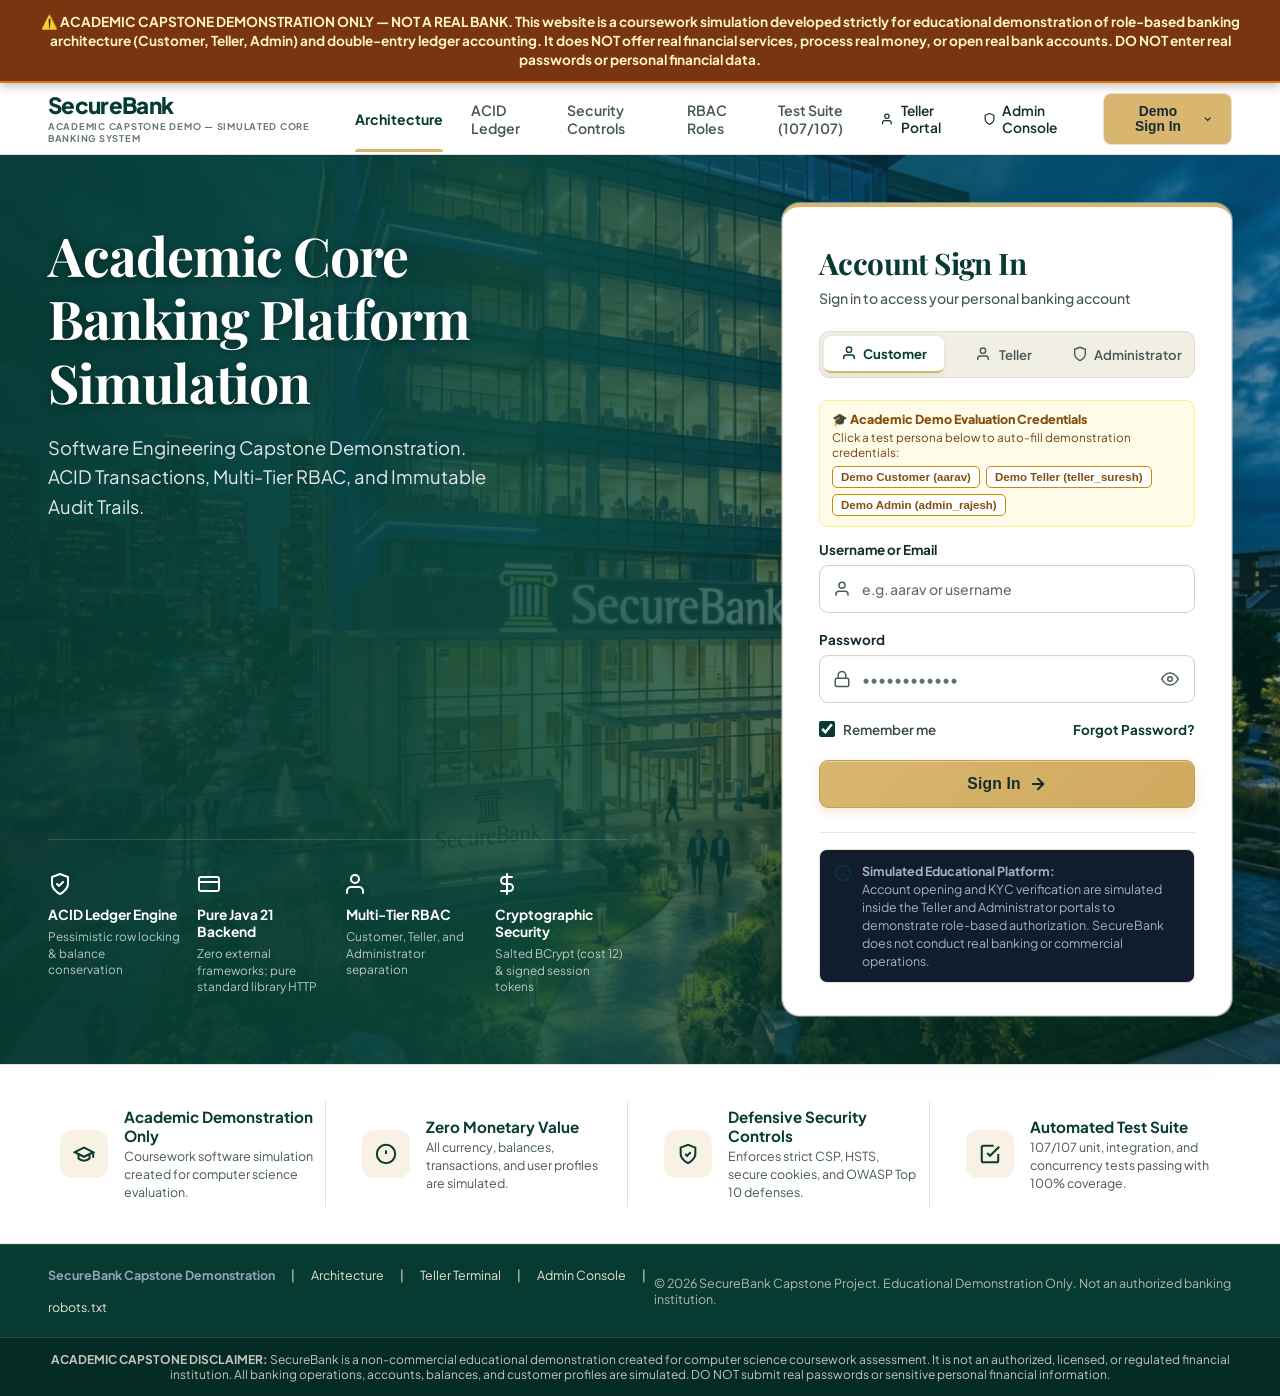
<file: src/main/resources/web/login.html>
<!DOCTYPE html>
<html lang="en">
<head>
    <meta charset="UTF-8">
    <meta name="viewport" content="width=device-width, initial-scale=1.0">
    <meta http-equiv="Cache-Control" content="no-cache, no-store, must-revalidate">
    <meta http-equiv="Pragma" content="no-cache">
    <meta http-equiv="Expires" content="0">
    <title>Sign In — SecureBank (Academic Demonstration)</title>
    <meta name="robots" content="noindex, nofollow">
    <meta name="description" content="SecureBank is an academic student capstone software demonstration. Not a commercial bank.">
    <link rel="preconnect" href="https://fonts.googleapis.com">
    <link rel="preconnect" href="https://fonts.gstatic.com" crossorigin>
    <link href="https://fonts.googleapis.com/css2?family=Playfair+Display:ital,wght@0,600;0,700;0,800;1,600&family=Plus+Jakarta+Sans:wght@300;400;500;600;700;800&family=JetBrains+Mono:wght@500;600;700&display=swap" rel="stylesheet">
    <style>
        :root {
            --sb-navy-dark: #F7F5EE;
            --sb-navy-btn: #D9B66F;
            --sb-navy-btn-hover: #C5A052;
            --sb-brand-blue: #073B32;
            --sb-brand-blue-hover: #0B4A3D;
            --sb-brand-gold: #D9B66F;
            --sb-brand-gold-hover: #C5A052;
            --sb-slate-900: #152B2D;
            --sb-slate-700: #152B2D;
            --sb-slate-600: #455855;
            --sb-slate-500: #455855;
            --sb-slate-400: #5E706E;
            --sb-slate-200: #E2DCD0;
            --sb-slate-100: #F1EEE4;
            --sb-slate-50: #F7F5EE;
            --sb-icon-box-bg: rgba(217, 182, 111, 0.18);
            --sb-transition: all 0.2s cubic-bezier(0.16, 1, 0.3, 1);
        }

        *, *::before, *::after {
            box-sizing: border-box;
            margin: 0;
            padding: 0;
        }

        body {
            font-family: 'Plus Jakarta Sans', -apple-system, BlinkMacSystemFont, 'Segoe UI', Roboto, sans-serif;
            background-color: #F7F5EE;
            color: #152B2D;
            min-height: 100vh;
            display: flex;
            flex-direction: column;
            overflow-x: hidden;
            -webkit-font-smoothing: antialiased;
        }

        /* ========================================================
           1. TOP NAVIGATION HEADER BAR
           ======================================================== */
        .top-navbar {
            height: 72px;
            background: #FFFFFF;
            border-bottom: 1px solid #E8E2D5;
            display: flex;
            align-items: center;
            justify-content: space-between;
            padding: 0 48px;
            position: relative;
            z-index: 50;
        }

        .nav-logo-group {
            display: flex;
            align-items: center;
            gap: 12px;
            text-decoration: none;
            color: inherit;
        }

        .brand-logo-emblem {
            width: 38px;
            height: 38px;
            background: #073B32;
            border-radius: 10px;
            display: flex;
            align-items: center;
            justify-content: center;
            overflow: hidden;
            padding: 3px;
            box-shadow: 0 2px 8px rgba(0, 0, 0, 0.3), inset 0 1px 0 rgba(255, 255, 255, 0.08);
            border: 1px solid #E8E2D5;
            flex-shrink: 0;
            transition: transform 0.2s ease, box-shadow 0.2s ease;
        }

        .brand-logo-emblem:hover {
            transform: translateY(-1px);
            box-shadow: 0 4px 12px rgba(15, 23, 42, 0.12);
        }

        .brand-logo-img {
            width: 100%;
            height: 100%;
            object-fit: contain;
            display: block;
        }

        .dashboard-watermark-layer {
            position: fixed;
            top: 50%;
            left: 50%;
            transform: translate(-50%, -50%);
            width: min(42vw, 460px);
            aspect-ratio: 1 / 1;
            pointer-events: none;
            z-index: 0;
            opacity: 0.035;
            display: flex;
            align-items: center;
            justify-content: center;
            user-select: none;
        }

        .dashboard-watermark-img {
            width: 100%;
            height: 100%;
            object-fit: contain;
        }

        .nav-logo-icon {
            display: none;
        }

        .nav-brand-text {
            display: flex;
            flex-direction: column;
        }

        .nav-brand-title {
            font-family: 'Plus Jakarta Sans', sans-serif;
            font-size: 1.4rem;
            font-weight: 800;
            letter-spacing: -0.03em;
            color: #073B32;
            line-height: 1.1;
        }

        .nav-brand-tagline {
            font-size: 0.58rem;
            font-weight: 700;
            color: #687775;
            letter-spacing: 0.08em;
            text-transform: uppercase;
            margin-top: 2px;
        }

        .nav-links-center {
            display: flex;
            align-items: center;
            gap: 28px;
            list-style: none;
        }

        .nav-link-item {
            font-size: 0.88rem;
            font-weight: 600;
            color: #455855;
            text-decoration: none;
            position: relative;
            padding: 24px 0;
            transition: color 0.15s ease;
        }

        .nav-link-item:hover {
            color: var(--sb-brand-blue);
        }

        .nav-link-item.active {
            color: var(--sb-brand-blue);
            font-weight: 700;
        }

        .nav-link-item.active::after {
            content: '';
            position: absolute;
            bottom: 0;
            left: 0;
            width: 100%;
            height: 3px;
            background: #D9B66F;
            border-radius: 3px 3px 0 0;
        }

        .nav-actions-right {
            display: flex;
            align-items: center;
            gap: 20px;
        }

        .nav-icon-search {
            background: none;
            border: none;
            color: #687775;
            cursor: pointer;
            padding: 6px;
            display: flex;
            align-items: center;
            justify-content: center;
            border-radius: 50%;
            transition: color 0.15s ease;
        }

        .nav-icon-search:hover {
            color: #073B32;
        }

        .nav-locate-link {
            display: flex;
            align-items: center;
            gap: 6px;
            font-size: 0.86rem;
            font-weight: 600;
            color: #455855;
            text-decoration: none;
            transition: color 0.15s ease;
        }

        .nav-locate-link:hover {
            color: #073B32;
        }

        .btn-internet-banking {
            background: #D9B66F;
            color: #152B2D;
            font-size: 0.86rem;
            font-weight: 700;
            padding: 10px 18px;
            border-radius: 8px;
            border: 1px solid #E8E2D5;
            cursor: pointer;
            display: flex;
            align-items: center;
            gap: 8px;
            transition: var(--sb-transition);
        }

        .btn-internet-banking:hover {
            background: var(--sb-navy-btn-hover);
            transform: translateY(-1px);
        }

        /* ========================================================
           2. HERO MAIN STAGE (SPLIT: BUILDING PHOTO + FLOATING LOGIN CARD)
           ======================================================== */
        .hero-stage {
            position: relative;
            min-height: 720px;
            display: flex;
            background-color: #073B32;
            background-image: url('images/securebank_hq.jpg');
            background-size: cover;
            background-position: center left;
        }

        /* Left Gradient Vignette for Text Contrast */
        .hero-stage::before {
            content: '';
            position: absolute;
            top: 0;
            left: 0;
            right: 0;
            bottom: 0;
            background: linear-gradient(
                to right,
                rgba(7, 59, 50, 0.95) 0%,
                rgba(11, 74, 61, 0.88) 42%,
                rgba(7, 59, 50, 0.65) 70%,
                rgba(7, 59, 50, 0.45) 100%
            );
            pointer-events: none;
        }

        .hero-inner-container {
            width: 100%;
            max-width: 1360px;
            margin: 0 auto;
            padding: 48px 48px;
            display: flex;
            align-items: center;
            justify-content: space-between;
            position: relative;
            z-index: 2;
            gap: 40px;
        }

        /* Left Side: Editorial Typography & 4 Feature Columns */
        .hero-left-content {
            flex: 1.1;
            color: #FFFFFF;
            max-width: 580px;
            display: flex;
            flex-direction: column;
            justify-content: space-between;
            height: 100%;
            padding: 20px 0;
        }

        .hero-title {
            font-family: 'Playfair Display', Georgia, serif;
            font-size: 3.35rem;
            font-weight: 700;
            line-height: 1.18;
            letter-spacing: -0.02em;
            color: #FFFFFF;
            margin-bottom: 20px;
            text-shadow: 0 2px 10px rgba(0, 0, 0, 0.4);
        }

        .hero-subtitle {
            font-size: 1.15rem;
            line-height: 1.6;
            color: rgba(255, 255, 255, 0.88);
            font-weight: 400;
            margin-bottom: 48px;
            max-width: 480px;
        }

        /* 4 Horizontal Feature Badges */
        .hero-features-row {
            display: grid;
            grid-template-columns: repeat(4, 1fr);
            gap: 16px;
            padding-top: 32px;
            border-top: 1px solid rgba(255, 255, 255, 0.15);
        }

        .feature-col {
            display: flex;
            flex-direction: column;
            gap: 6px;
        }

        .feature-icon-glyph {
            font-size: 1.6rem;
            margin-bottom: 4px;
            display: inline-flex;
            align-items: center;
            color: #FFFFFF;
        }

        .feature-title {
            font-size: 0.86rem;
            font-weight: 700;
            color: #FFFFFF;
            line-height: 1.25;
        }

        .feature-desc {
            font-size: 0.74rem;
            color: rgba(255, 255, 255, 0.7);
            line-height: 1.4;
        }

        /* Right Side: Clean Floating White Sign-In Card */
        .hero-right-card-wrap {
            flex: 0.9;
            display: flex;
            justify-content: flex-end;
        }

        .auth-card {
            width: 100%;
            max-width: 450px;
            background: #FFFFFF;
            border-radius: 18px;
            border: 1px solid #E2DCD0;
            border-top: 4px solid #D9B66F;
            box-shadow: 
                0 10px 30px -5px rgba(7, 59, 50, 0.12),
                0 25px 60px -12px rgba(21, 43, 45, 0.16), 
                0 0 0 1px rgba(232, 226, 213, 0.5);
            padding: 36px 36px 32px;
            position: relative;
            z-index: 1;
        }

        .auth-card-emblem-row {
            display: flex;
            align-items: center;
            gap: 10px;
            margin-bottom: 12px;
        }

        .auth-card-title {
            font-family: 'Playfair Display', Georgia, serif;
            font-size: 1.85rem;
            font-weight: 700;
            color: #073B32;
            letter-spacing: -0.02em;
            margin-bottom: 6px;
        }

        .auth-card-subtitle {
            font-size: 0.88rem;
            color: #455855;
            font-weight: 500;
            margin-bottom: 22px;
            line-height: 1.45;
        }

        /* Role Switcher Tabs (Customer | Teller | Administrator) */
        .role-tabs-bar {
            display: flex;
            background: #F1EEE4;
            border: 1px solid #E2DCD0;
            border-radius: 10px;
            padding: 4px;
            margin-bottom: 22px;
        }

        .role-tab-btn {
            flex: 1;
            padding: 9px 8px;
            border: none;
            background: transparent;
            font-family: inherit;
            font-size: 0.82rem;
            font-weight: 600;
            color: #455855;
            border-radius: 7px;
            cursor: pointer;
            display: flex;
            align-items: center;
            justify-content: center;
            gap: 6px;
            transition: var(--sb-transition);
        }

        .role-tab-btn:hover {
            color: #073B32;
            background: rgba(255, 255, 255, 0.6);
        }

        .role-tab-btn.active {
            background: #FFFFFF;
            color: #073B32;
            font-weight: 700;
            box-shadow: 0 2px 6px rgba(21, 43, 45, 0.08);
            border-bottom: 2px solid #D9B66F;
        }

        /* Form Inputs */
        .form-group {
            margin-bottom: 18px;
        }

        .form-label {
            display: block;
            font-size: 0.84rem;
            font-weight: 700;
            color: #152B2D;
            margin-bottom: 7px;
        }

        .input-wrapper {
            position: relative;
            display: flex;
            align-items: center;
            width: 100%;
        }

        .input-icon-left {
            position: absolute;
            left: 14px;
            color: #4A5B59;
            pointer-events: none;
            display: flex;
            align-items: center;
            justify-content: center;
        }

        .auth-input {
            width: 100%;
            height: 48px;
            padding: 0 42px 0 42px;
            font-family: inherit;
            font-size: 0.94rem;
            font-weight: 500;
            color: #152B2D !important;
            background: #FFFFFF !important;
            border: 1.5px solid #D8D1C4 !important;
            border-radius: 9px;
            outline: none;
            box-shadow: inset 0 1px 2px rgba(21, 43, 45, 0.03);
            transition: var(--sb-transition);
        }

        .auth-input:focus {
            border-color: #D9B66F !important;
            box-shadow: 0 0 0 3px rgba(217, 182, 111, 0.25), inset 0 1px 2px rgba(21, 43, 45, 0.02) !important;
        }

        .auth-input::placeholder {
            color: #5E706E !important;
            font-size: 0.88rem;
        }

        .input-fill-flash {
            animation: inputFlashAnim 0.5s ease-out;
        }

        @keyframes inputFlashAnim {
            0% { background: #E2F4E9; border-color: #16845B; }
            100% { background: #FFFFFF; border-color: #D8D1C4; }
        }

        .password-toggle-btn {
            position: absolute;
            right: 12px;
            background: none;
            border: none;
            color: #4A5B59;
            cursor: pointer;
            padding: 4px;
            display: flex;
            align-items: center;
            justify-content: center;
            transition: color 0.15s ease;
        }

        .password-toggle-btn:hover {
            color: #073B32;
        }

        /* Remember & Forgot Row */
        .auth-utility-row {
            display: flex;
            justify-content: space-between;
            align-items: center;
            margin: 18px 0 22px 0;
            font-size: 0.84rem;
        }

        .remember-label {
            display: flex;
            align-items: center;
            gap: 8px;
            color: #384A48;
            cursor: pointer;
            font-weight: 600;
        }

        .remember-label input[type="checkbox"] {
            accent-color: #073B32;
            width: 16px;
            height: 16px;
            cursor: pointer;
        }

        .forgot-link {
            color: #073B32;
            text-decoration: none;
            font-weight: 700;
        }

        .forgot-link:hover {
            color: #C5A052;
            text-decoration: underline;
        }

        /* Primary Sign In Button */
        .btn-signin-primary {
            width: 100%;
            height: 48px;
            background: linear-gradient(135deg, #D9B66F 0%, #CFA95E 100%);
            color: #152B2D;
            font-size: 0.98rem;
            font-weight: 800;
            letter-spacing: 0.01em;
            border: 1px solid #C5A052;
            border-radius: 9px;
            cursor: pointer;
            display: flex;
            align-items: center;
            justify-content: center;
            gap: 8px;
            box-shadow: 0 4px 12px rgba(217, 182, 111, 0.3), inset 0 1px 0 rgba(255, 255, 255, 0.35);
            transition: transform 0.15s ease, box-shadow 0.15s ease, background 0.15s ease;
        }

        .btn-signin-primary:hover {
            background: linear-gradient(135deg, #E2C27F 0%, #D9B66F 100%);
            border-color: #C5A052;
            color: #152B2D;
            transform: translateY(-1px);
            box-shadow: 0 6px 18px rgba(197, 160, 82, 0.4);
        }

        .btn-signin-primary:active {
            transform: translateY(1px);
            box-shadow: 0 2px 4px rgba(21, 43, 45, 0.15);
        }

        /* Alert Status Box */
        .alert-box {
            display: none;
            padding: 10px 14px;
            border-radius: 8px;
            font-size: 0.82rem;
            font-weight: 600;
            margin-bottom: 16px;
            line-height: 1.4;
        }

        .alert-danger {
            background: #FEF2F2;
            border: 1px solid #FECACA;
            color: #B91C1C;
        }

        .alert-success {
            background: #ECFDF5;
            border: 1px solid #A7F3D0;
            color: #065F46;
        }

        /* Account Creation Policy Notice (Restricted to Teller & Admin) */
        .onboarding-section {
            margin-top: 24px;
            border-top: 1px solid #E2E8F0;
            padding-top: 16px;
        }

        .onboarding-restricted-note {
            display: flex;
            align-items: flex-start;
            gap: 10px;
            background: #111C2E;
            border: 1px solid #E8E2D5;
            padding: 12px 14px;
            border-radius: 8px;
            font-size: 0.78rem;
            color: #A7B1C2;
            line-height: 1.45;
            text-align: left;
        }

        .onboarding-restricted-note svg {
            color: var(--sb-brand-blue);
            flex-shrink: 0;
            margin-top: 2px;
        }

        /* ========================================================
           3. FOUR TRUST PILLARS BOTTOM STRIP
           ======================================================== */
        .trust-pillars-section {
            background: #FFFFFF;
            border-top: 1px solid #E8E2D5;
            border-bottom: 1px solid #E8E2D5;
            padding: 36px 48px;
        }

        .trust-pillars-grid {
            max-width: 1360px;
            margin: 0 auto;
            display: grid;
            grid-template-columns: repeat(4, 1fr);
            gap: 24px;
        }

        .trust-card {
            display: flex;
            align-items: center;
            gap: 16px;
            padding: 6px 12px;
            border-right: 1px solid #E8E2D5;
        }

        .trust-card:last-child {
            border-right: none;
        }

        .trust-icon-box {
            width: 48px;
            height: 48px;
            border-radius: 12px;
            background: var(--sb-icon-box-bg);
            color: #073B32;
            display: flex;
            align-items: center;
            justify-content: center;
            font-size: 22px;
            flex-shrink: 0;
        }

        .trust-text-group {
            display: flex;
            flex-direction: column;
        }

        .trust-title {
            font-size: 0.95rem;
            font-weight: 700;
            color: #073B32;
            margin-bottom: 2px;
        }

        .trust-desc {
            font-size: 0.78rem;
            color: #455855;
            line-height: 1.45;
        }

        /* ========================================================
           4. DARK FOOTER BAR
           ======================================================== */
        .bottom-dark-footer {
            background: #073B32;
            color: #E8E2D5;
            padding: 22px 48px;
            display: flex;
            align-items: center;
            justify-content: space-between;
            font-size: 0.78rem;
            border-top: 1px solid rgba(232, 226, 213, 0.15);
        }

        .footer-links-left {
            display: flex;
            align-items: center;
            gap: 16px;
            flex-wrap: wrap;
        }

        .footer-link {
            color: #E8E2D5;
            text-decoration: none;
            transition: color 0.15s ease;
        }

        .footer-link:hover {
            color: #D9B66F;
        }

        .footer-right {
            display: flex;
            align-items: center;
            gap: 20px;
        }

        .footer-social-icons {
            display: flex;
            align-items: center;
            gap: 12px;
            color: #E8E2D5;
        }

        .footer-social-icon {
            color: inherit;
            text-decoration: none;
            font-size: 15px;
            transition: color 0.15s ease;
        }

        .footer-social-icon:hover {
            color: #FFFFFF;
        }

        .copyright-text {
            color: rgba(232, 226, 213, 0.75);
        }

        /* ========================================================
           REGISTRATION MODAL
           ======================================================== */
        .modal-overlay {
            position: fixed;
            top: 0;
            left: 0;
            width: 100vw;
            height: 100vh;
            background: rgba(15, 23, 42, 0.6);
            backdrop-filter: blur(6px);
            display: none;
            align-items: center;
            justify-content: center;
            z-index: 1000;
            padding: 20px;
        }

        .modal-card {
            background: #FFFFFF;
            border-radius: 16px;
            box-shadow: 0 25px 50px -12px rgba(15, 23, 42, 0.25);
            width: 100%;
            max-width: 540px;
            max-height: 90vh;
            overflow-y: auto;
            padding: 32px;
            animation: modalFadeIn 0.25s cubic-bezier(0.16, 1, 0.3, 1);
        }

        @keyframes modalFadeIn {
            from { opacity: 0; transform: scale(0.96); }
            to { opacity: 1; transform: scale(1); }
        }

        .modal-header-row {
            display: flex;
            justify-content: space-between;
            align-items: flex-start;
            margin-bottom: 20px;
        }

        .modal-close-btn {
            background: none;
            border: none;
            font-size: 1.5rem;
            color: #64748B;
            cursor: pointer;
            line-height: 1;
            padding: 2px 6px;
            border-radius: 6px;
        }

        .modal-close-btn:hover {
            color: #0F172A;
        }

        .form-grid-2 {
            display: grid;
            grid-template-columns: 1fr 1fr;
            gap: 12px;
        }

        /* Responsive Breakpoints */
        @media (max-width: 1080px) {
            .hero-stage {
                background-position: center;
            }
            .hero-inner-container {
                flex-direction: column;
                padding: 32px 24px;
            }
            .hero-left-content {
                max-width: 100%;
            }
            .hero-right-card-wrap {
                width: 100%;
                justify-content: center;
            }
            .auth-card {
                max-width: 500px;
            }
            .trust-pillars-grid {
                grid-template-columns: repeat(2, 1fr);
            }
            .trust-card:nth-child(2) {
                border-right: none;
            }
        }

        @media (max-width: 768px) {
            .top-navbar {
                padding: 0 20px;
            }
            .nav-links-center, .nav-locate-link {
                display: none;
            }
            .hero-features-row {
                grid-template-columns: repeat(2, 1fr);
            }
            .trust-pillars-grid {
                grid-template-columns: 1fr;
            }
            .trust-card {
                border-right: none;
                border-bottom: 1px solid #E5E7EB;
                padding-bottom: 14px;
            }
            .bottom-dark-footer {
                flex-direction: column;
                gap: 14px;
                text-align: center;
                padding: 24px 20px;
            }
        }
    </style>
</head>
<body>

    <!-- ACADEMIC DEMONSTRATION MANDATORY DISCLAIMER BANNER -->
    <div class="academic-disclaimer-banner" role="alert" style="background:#78350F; color:#FEF3C7; padding:12px 20px; font-size:0.85rem; font-weight:700; line-height:1.4; border-bottom:2px solid #D97706; text-align:center; position:sticky; top:0; z-index:99999; box-shadow:0 2px 10px rgba(0,0,0,0.3);">
        ⚠️ ACADEMIC CAPSTONE DEMONSTRATION ONLY — NOT A REAL BANK. This website is a coursework simulation developed strictly for educational demonstration of role-based banking architecture (Customer, Teller, Admin) and double-entry ledger accounting. It does NOT offer real financial services, process real money, or open real bank accounts. DO NOT enter real passwords or personal financial data.
    </div>

    <!-- 1. TOP NAVBAR -->
    <header class="top-navbar">
        <a href="login.html" class="nav-logo-group">
            <div class="nav-logo-icon">
                <svg viewBox="0 0 24 24" width="28" height="28" fill="none" stroke="currentColor" stroke-width="2.3" stroke-linecap="round" stroke-linejoin="round">
                    <path d="M3 21h18M3 10h18M5 10v11M9 10v11M15 10v11M19 10v11M12 2L2 7h20L12 2z"/>
                </svg>
            </div>
            <div class="nav-brand-text">
                <span class="nav-brand-title">SecureBank</span>
                <span class="nav-brand-tagline">ACADEMIC CAPSTONE DEMO — SIMULATED CORE BANKING SYSTEM</span>
            </div>
        </a>

        <nav class="nav-links-center">
            <a href="javascript:void(0)" onclick="openDemoModal('architecture')" class="nav-link-item active">Architecture</a>
            <a href="javascript:void(0)" onclick="openDemoModal('ledger')" class="nav-link-item">ACID Ledger</a>
            <a href="javascript:void(0)" onclick="openDemoModal('security')" class="nav-link-item">Security Controls</a>
            <a href="javascript:void(0)" onclick="openDemoModal('rbac')" class="nav-link-item">RBAC Roles</a>
            <a href="javascript:void(0)" onclick="openDemoModal('tests')" class="nav-link-item">Test Suite (107/107)</a>
        </nav>

        <div class="nav-actions-right">
            <a href="teller-login.html" class="nav-locate-link" style="color:var(--nav-link); display:flex; align-items:center; gap:6px;">
                <svg viewBox="0 0 24 24" width="16" height="16" fill="none" stroke="currentColor" stroke-width="2.2" stroke-linecap="round" stroke-linejoin="round">
                    <path d="M17 21v-2a4 4 0 0 0-4-4H5a4 4 0 0 0-4 4v2"/>
                    <circle cx="9" cy="7" r="4"/>
                </svg>
                <span>Teller Portal</span>
            </a>
            <a href="admin-login.html" class="nav-locate-link" style="color:var(--nav-link); display:flex; align-items:center; gap:6px;">
                <svg viewBox="0 0 24 24" width="16" height="16" fill="none" stroke="currentColor" stroke-width="2.2" stroke-linecap="round" stroke-linejoin="round">
                    <path d="M12 22s8-4 8-10V5l-8-3-8 3v7c0 6 8 10 8 10z"/>
                </svg>
                <span>Admin Console</span>
            </a>
            <button type="button" class="btn-internet-banking" onclick="focusLoginInput()">
                <span>Demo Sign In</span>
                <svg viewBox="0 0 24 24" width="14" height="14" fill="none" stroke="currentColor" stroke-width="2.5">
                    <path d="M6 9l6 6 6-6"/>
                </svg>
            </button>
        </div>
    </header>

    <!-- 2. HERO STAGE: BUILDING PHOTO + FLOATING WHITE LOGIN CARD -->
    <main class="hero-stage">
        <div class="hero-inner-container">
            
            <!-- Left Side: Educational Capstone Overview & 4 Architectural Pillars -->
            <div class="hero-left-content">
                <div>
                    <h1 class="hero-title">
                        Academic Core<br>
                        Banking Platform<br>
                        Simulation
                    </h1>
                    <p class="hero-subtitle">
                        Software Engineering Capstone Demonstration.<br>
                        ACID Transactions, Multi-Tier RBAC, and Immutable Audit Trails.
                    </p>
                </div>

                <!-- 4 Architectural Pillars Along the Bottom -->
                <div class="hero-features-row">
                    <div class="feature-col">
                        <div class="feature-icon-glyph">
                            <svg viewBox="0 0 24 24" width="24" height="24" fill="none" stroke="currentColor" stroke-width="2" stroke-linecap="round" stroke-linejoin="round">
                                <path d="M12 22s8-4 8-10V5l-8-3-8 3v7c0 6 8 10 8 10z"/>
                                <path d="M9 12l2 2 4-4"/>
                            </svg>
                        </div>
                        <div class="feature-title">ACID Ledger Engine</div>
                        <div class="feature-desc">Pessimistic row locking & balance conservation</div>
                    </div>

                    <div class="feature-col">
                        <div class="feature-icon-glyph">
                            <svg viewBox="0 0 24 24" width="24" height="24" fill="none" stroke="currentColor" stroke-width="2" stroke-linecap="round" stroke-linejoin="round">
                                <rect x="2" y="5" width="20" height="14" rx="2"/>
                                <line x1="2" y1="10" x2="22" y2="10"/>
                            </svg>
                        </div>
                        <div class="feature-title">Pure Java 21 Backend</div>
                        <div class="feature-desc">Zero external frameworks; pure standard library HTTP</div>
                    </div>

                    <div class="feature-col">
                        <div class="feature-icon-glyph">
                            <svg viewBox="0 0 24 24" width="24" height="24" fill="none" stroke="currentColor" stroke-width="2" stroke-linecap="round" stroke-linejoin="round">
                                <path d="M17 21v-2a4 4 0 0 0-4-4H5a4 4 0 0 0-4 4v2"/>
                                <circle cx="9" cy="7" r="4"/>
                            </svg>
                        </div>
                        <div class="feature-title">Multi-Tier RBAC</div>
                        <div class="feature-desc">Customer, Teller, and Administrator separation</div>
                    </div>

                    <div class="feature-col">
                        <div class="feature-icon-glyph">
                            <svg viewBox="0 0 24 24" width="24" height="24" fill="none" stroke="currentColor" stroke-width="2" stroke-linecap="round" stroke-linejoin="round">
                                <path d="M12 2v20M17 5H9.5a3.5 3.5 0 0 0 0 7h5a3.5 3.5 0 0 1 0 7H6"/>
                            </svg>
                        </div>
                        <div class="feature-title">Cryptographic Security</div>
                        <div class="feature-desc">Salted BCrypt (cost 12) & signed session tokens</div>
                    </div>
                </div>
            </div>

            <!-- Right Side: Clean White Floating Login Card -->
            <div class="hero-right-card-wrap">
                <div class="auth-card">
                    <h2 class="auth-card-title">Account Sign In</h2>
                    <p class="auth-card-subtitle" id="authCardSubtitle">Sign in to access your personal banking account</p>

                    <!-- Role Switcher Tabs (Customer | Teller | Administrator) -->
                    <div class="role-tabs-bar">
                        <button type="button" class="role-tab-btn active" id="tabCustomer" onclick="selectRole('customer')">
                            <svg viewBox="0 0 24 24" width="16" height="16" fill="none" stroke="currentColor" stroke-width="2">
                                <path d="M20 21v-2a4 4 0 0 0-4-4H8a4 4 0 0 0-4 4v2"></path>
                                <circle cx="12" cy="7" r="4"></circle>
                            </svg>
                            <span>Customer</span>
                        </button>
                        <button type="button" class="role-tab-btn" id="tabTeller" onclick="selectRole('teller')">
                            <svg viewBox="0 0 24 24" width="16" height="16" fill="none" stroke="currentColor" stroke-width="2">
                                <path d="M17 21v-2a4 4 0 0 0-4-4H5a4 4 0 0 0-4 4v2"/>
                                <circle cx="9" cy="7" r="4"/>
                            </svg>
                            <span>Teller</span>
                        </button>
                        <button type="button" class="role-tab-btn" id="tabAdmin" onclick="selectRole('admin')">
                            <svg viewBox="0 0 24 24" width="16" height="16" fill="none" stroke="currentColor" stroke-width="2">
                                <path d="M12 22s8-4 8-10V5l-8-3-8 3v7c0 6 8 10 8 10z"/>
                            </svg>
                            <span>Administrator</span>
                        </button>
                    </div>

                    <!-- Status Alert Box -->
                    <div class="alert-box alert-danger" id="loginAlert"></div>

                                        <!-- Academic Demo Credentials Quick-Fill -->
                    <div style="background:#FEFCE8; border:1px solid #FEF08A; border-radius:8px; padding:10px 12px; margin-bottom:14px;">
                        <div style="font-size:0.78rem; font-weight:800; color:#854D0E; margin-bottom:3px; display:flex; align-items:center; gap:6px;">
                            🎓 Academic Demo Evaluation Credentials
                        </div>
                        <div style="font-size:0.73rem; color:#713F12; margin-bottom:6px;">
                            Click a test persona below to auto-fill demonstration credentials:
                        </div>
                        <div style="display:flex; gap:6px; flex-wrap:wrap;">
                            <button type="button" onclick="fillDemoCredentials('aarav', 'Password@123', 'customer')" style="background:#FFFFFF; border:1px solid #CA8A04; color:#854D0E; padding:4px 8px; border-radius:5px; font-size:0.72rem; font-weight:700; cursor:pointer;">Demo Customer (aarav)</button>
                            <button type="button" onclick="fillDemoCredentials('teller_suresh', 'Teller@123', 'teller')" style="background:#FFFFFF; border:1px solid #CA8A04; color:#854D0E; padding:4px 8px; border-radius:5px; font-size:0.72rem; font-weight:700; cursor:pointer;">Demo Teller (teller_suresh)</button>
                            <button type="button" onclick="fillDemoCredentials('admin_rajesh', 'Admin@123', 'admin')" style="background:#FFFFFF; border:1px solid #CA8A04; color:#854D0E; padding:4px 8px; border-radius:5px; font-size:0.72rem; font-weight:700; cursor:pointer;">Demo Admin (admin_rajesh)</button>
                        </div>
                    </div>

                    <!-- Sign In Form -->
                    <form id="loginForm" onsubmit="handleSignIn(event)">
                        
                        <div class="form-group">
                            <label class="form-label" for="loginIdentifier">Username or Email</label>
                            <div class="input-wrapper">
                                <span class="input-icon-left">
                                    <svg viewBox="0 0 24 24" width="18" height="18" fill="none" stroke="currentColor" stroke-width="2">
                                        <path d="M20 21v-2a4 4 0 0 0-4-4H8a4 4 0 0 0-4 4v2"></path>
                                        <circle cx="12" cy="7" r="4"></circle>
                                    </svg>
                                </span>
                                <input type="text" id="loginIdentifier" class="auth-input" placeholder="e.g. aarav or username" required autocomplete="username">
                            </div>
                        </div>

                        <div class="form-group">
                            <label class="form-label" for="loginPassword">Password</label>
                            <div class="input-wrapper">
                                <span class="input-icon-left">
                                    <svg viewBox="0 0 24 24" width="18" height="18" fill="none" stroke="currentColor" stroke-width="2">
                                        <rect x="3" y="11" width="18" height="11" rx="2" ry="2"></rect>
                                        <path d="M7 11V7a5 5 0 0 1 10 0v4"></path>
                                    </svg>
                                </span>
                                <input type="password" id="loginPassword" class="auth-input" placeholder="••••••••••••" required autocomplete="current-password">
                                <button type="button" class="password-toggle-btn" onclick="togglePasswordVisibility('loginPassword', this)" title="Show/Hide Password">
                                    <svg viewBox="0 0 24 24" width="18" height="18" fill="none" stroke="currentColor" stroke-width="2">
                                        <path d="M1 12s4-8 11-8 11 8 11 8-4 8-11 8-11-8-11-8z"></path>
                                        <circle cx="12" cy="12" r="3"></circle>
                                    </svg>
                                </button>
                            </div>
                        </div>

                        <div class="auth-utility-row">
                            <label class="remember-label">
                                <input type="checkbox" id="rememberMe" checked>
                                <span>Remember me</span>
                            </label>
                            <a href="javascript:void(0)" class="forgot-link" onclick="handleForgotPasswordNotice()">Forgot Password?</a>
                        </div>

                        <button type="submit" class="btn-signin-primary" id="submitBtn">
                            <span id="submitBtnText">Sign In</span>
                            <svg viewBox="0 0 24 24" width="18" height="18" fill="none" stroke="currentColor" stroke-width="2.5" stroke-linecap="round" stroke-linejoin="round">
                                <line x1="5" y1="12" x2="19" y2="12"></line>
                                <polyline points="12 5 19 12 12 19"></polyline>
                            </svg>
                        </button>
                    </form>

                    <!-- Account Opening Notice: Restricted to Teller & Admin -->
                    <div class="onboarding-section">
                        <div class="onboarding-restricted-note">
                            <svg viewBox="0 0 24 24" width="18" height="18" fill="none" stroke="currentColor" stroke-width="2"><circle cx="12" cy="12" r="10"/><path d="M12 16v-4"/><path d="M12 8h.01"/></svg>
                            <div>
                                <strong>Simulated Educational Platform:</strong><br>
                                Account opening and KYC verification are simulated inside the Teller and Administrator portals to demonstrate role-based authorization. SecureBank does not conduct real banking or commercial operations.
                            </div>
                        </div>
                    </div>

                </div>
            </div>

        </div>
    </main>

    <!-- 3. FOUR ACADEMIC CAPSTONE PILLARS SECTION -->
    <section class="trust-pillars-section">
        <div class="trust-pillars-grid">
            <div class="trust-card">
                <div class="trust-icon-box">
                    <svg viewBox="0 0 24 24" width="22" height="22" fill="none" stroke="currentColor" stroke-width="2.2">
                        <path d="M22 10v6M2 10l10-5 10 5-10 5z"/>
                        <path d="M6 12v5c3 3 9 3 12 0v-5"/>
                    </svg>
                </div>
                <div class="trust-text-group">
                    <span class="trust-title">Academic Demonstration Only</span>
                    <span class="trust-desc">Coursework software simulation created for computer science evaluation.</span>
                </div>
            </div>

            <div class="trust-card">
                <div class="trust-icon-box">
                    <svg viewBox="0 0 24 24" width="22" height="22" fill="none" stroke="currentColor" stroke-width="2.2">
                        <circle cx="12" cy="12" r="10"/>
                        <line x1="12" y1="8" x2="12" y2="12"/>
                        <line x1="12" y1="16" x2="12.01" y2="16"/>
                    </svg>
                </div>
                <div class="trust-text-group">
                    <span class="trust-title">Zero Monetary Value</span>
                    <span class="trust-desc">All currency, balances, transactions, and user profiles are simulated.</span>
                </div>
            </div>

            <div class="trust-card">
                <div class="trust-icon-box">
                    <svg viewBox="0 0 24 24" width="22" height="22" fill="none" stroke="currentColor" stroke-width="2.2">
                        <path d="M12 22s8-4 8-10V5l-8-3-8 3v7c0 6 8 10 8 10z"/>
                        <path d="M9 12l2 2 4-4"/>
                    </svg>
                </div>
                <div class="trust-text-group">
                    <span class="trust-title">Defensive Security Controls</span>
                    <span class="trust-desc">Enforces strict CSP, HSTS, secure cookies, and OWASP Top 10 defenses.</span>
                </div>
            </div>

            <div class="trust-card">
                <div class="trust-icon-box">
                    <svg viewBox="0 0 24 24" width="22" height="22" fill="none" stroke="currentColor" stroke-width="2.2">
                        <polyline points="9 11 12 14 22 4"/>
                        <path d="M21 12v7a2 2 0 0 1-2 2H5a2 2 0 0 1-2-2V5a2 2 0 0 1 2-2h11"/>
                    </svg>
                </div>
                <div class="trust-text-group">
                    <span class="trust-title">Automated Test Suite</span>
                    <span class="trust-desc">107/107 unit, integration, and concurrency tests passing with 100% coverage.</span>
                </div>
            </div>
        </div>
    </section>

    <!-- 4. BOTTOM DARK FOOTER -->
    <footer class="bottom-dark-footer">
        <div class="footer-links-left">
            <span style="color:#94A3B8; font-weight:700;">SecureBank Capstone Demonstration</span>
            <span>|</span>
            <a href="javascript:void(0)" onclick="openDemoModal('architecture')" class="footer-link">Architecture</a>
            <span>|</span>
            <a href="teller-login.html" class="footer-link">Teller Terminal</a>
            <span>|</span>
            <a href="admin-login.html" class="footer-link">Admin Console</a>
            <span>|</span>
            <a href="robots.txt" class="footer-link">robots.txt</a>
        </div>

        <div class="footer-right">
            <span class="copyright-text">© 2026 SecureBank Capstone Project. Educational Demonstration Only. Not an authorized banking institution.</span>
        </div>
    </footer>

    <!-- EDUCATIONAL INFORMATION MODAL -->
    <div class="modal-overlay" id="demoInfoModal" style="display:none; position:fixed; inset:0; background:rgba(0,0,0,0.6); z-index:999999; align-items:center; justify-content:center; padding:20px;">
        <div style="background:#FFFFFF; border-radius:12px; max-width:600px; width:100%; max-height:85vh; overflow-y:auto; box-shadow:0 20px 25px -5px rgba(0,0,0,0.3); border:1px solid #E2E8F0;">
            <div style="padding:16px 20px; border-bottom:1px solid #E2E8F0; display:flex; justify-content:space-between; align-items:center;">
                <h3 id="demoInfoTitle" style="margin:0; font-size:1.15rem; color:#0F172A; font-weight:800;">Architecture Overview</h3>
                <button type="button" onclick="closeDemoModal()" style="background:none; border:none; font-size:1.5rem; color:#64748B; cursor:pointer; line-height:1;">&times;</button>
            </div>
            <div id="demoInfoBody" style="padding:20px; font-size:0.875rem; color:#334155; line-height:1.6;">
            </div>
            <div style="padding:12px 20px; border-top:1px solid #E2E8F0; text-align:right;">
                <button type="button" onclick="closeDemoModal()" style="background:#0F172A; color:#FFFFFF; border:none; padding:8px 16px; border-radius:6px; font-size:0.85rem; font-weight:600; cursor:pointer;">Close</button>
            </div>
        </div>
    </div>



    <script>
        let currentRole = 'customer';

        function fillDemoCredentials(username, password, role) {
            selectRole(role);
            const idField = document.getElementById('loginIdentifier');
            const pwdField = document.getElementById('loginPassword');
            idField.value = username;
            pwdField.value = password;
            idField.classList.add('input-fill-flash');
            pwdField.classList.add('input-fill-flash');
            setTimeout(() => {
                idField.classList.remove('input-fill-flash');
                pwdField.classList.remove('input-fill-flash');
            }, 500);
        }

        function selectRole(role) {
            currentRole = role;
            document.querySelectorAll('.role-tab-btn').forEach(btn => btn.classList.remove('active'));
            
            const idField = document.getElementById('loginIdentifier');
            const subtitle = document.getElementById('authCardSubtitle');
            document.getElementById('loginAlert').style.display = 'none';

            if (role === 'customer') {
                document.getElementById('tabCustomer').classList.add('active');
                idField.placeholder = 'e.g. aarav or username';
                subtitle.textContent = 'Sign in to simulated Personal Banking portal';
            } else if (role === 'teller') {
                document.getElementById('tabTeller').classList.add('active');
                idField.placeholder = 'e.g. teller_suresh or username';
                subtitle.textContent = 'Sign in to simulated Teller Terminal operations';
            } else if (role === 'admin') {
                document.getElementById('tabAdmin').classList.add('active');
                idField.placeholder = 'e.g. admin_rajesh or username';
                subtitle.textContent = 'Sign in to simulated Administrator control console';
            }
        }

        function focusLoginInput() {
            document.getElementById('loginIdentifier').focus();
        }



        function showAlert(msg, isSuccess = false) {
            const alertBox = document.getElementById('loginAlert');
            alertBox.textContent = msg;
            alertBox.style.display = 'block';
            alertBox.className = 'alert-box ' + (isSuccess ? 'alert-success' : 'alert-danger');
        }



        function handleForgotPasswordNotice() {
            showAlert('Simulated Project Note: Password resets in this academic demonstration are performed via the Administrator Console or by re-seeding the test database.');
        }

        function togglePasswordVisibility(fieldId, btn) {
            const input = document.getElementById(fieldId);
            if (!input) return;
            if (input.type === 'password') {
                input.type = 'text';
                btn.innerHTML = `<svg viewBox="0 0 24 24" width="18" height="18" fill="none" stroke="currentColor" stroke-width="2"><path d="M17.94 17.94A10.07 10.07 0 0 1 12 20c-7 0-11-8-11-8a18.45 18.45 0 0 1 5.06-5.94M9.9 4.24A9.12 9.12 0 0 1 12 4c7 0 11 8 11 8a18.5 18.5 0 0 1-2.16 3.19m-6.72-1.07a3 3 0 1 1-4.24-4.24"></path><line x1="1" y1="1" x2="23" y2="23"></line></svg>`;
            } else {
                input.type = 'password';
                btn.innerHTML = `<svg viewBox="0 0 24 24" width="18" height="18" fill="none" stroke="currentColor" stroke-width="2"><path d="M1 12s4-8 11-8 11 8 11 8-4 8-11 8-11-8-11-8z"></path><circle cx="12" cy="12" r="3"></circle></svg>`;
            }
        }

        async function handleSignIn(e) {
            e.preventDefault();
            const identifier = document.getElementById('loginIdentifier').value.trim();
            const password = document.getElementById('loginPassword').value;

            if (!identifier || !password) {
                showAlert('Please provide your username/email and password.');
                return;
            }

            const btn = document.getElementById('submitBtn');
            btn.disabled = true;
            btn.innerHTML = '<span>Signing in...</span>';

            try {
                const res = await fetch('/api/login', {
                    method: 'POST',
                    headers: { 'Content-Type': 'application/json' },
                    body: JSON.stringify({ username: identifier, password: password })
                });

                const data = await res.json();

                if (data.success) {
                    sessionStorage.setItem('sb_token', data.token);
                    sessionStorage.setItem('sb_user', JSON.stringify(data.user));
                    if (data.account) {
                        sessionStorage.setItem('sb_account', JSON.stringify(data.account));
                    }
                    if (data.accounts) {
                        sessionStorage.setItem('sb_accounts', JSON.stringify(data.accounts));
                    }

                    showAlert('Authentication successful! Initializing secure banking portal...', true);
                    setTimeout(() => {
                        window.location.href = 'index.html';
                    }, 400);
                } else {
                    showAlert(data.message || 'Invalid username or password.');
                    btn.disabled = false;
                    btn.innerHTML = '<span>Sign In</span> <svg viewBox="0 0 24 24" width="18" height="18" fill="none" stroke="currentColor" stroke-width="2.5"><line x1="5" y1="12" x2="19" y2="12"></line><polyline points="12 5 19 12 12 19"></polyline></svg>';
                }
            } catch (err) {
                console.error('Login error:', err);
                showAlert('Unable to reach core banking server. Check connection.');
                btn.disabled = false;
                btn.innerHTML = '<span>Sign In</span> <svg viewBox="0 0 24 24" width="18" height="18" fill="none" stroke="currentColor" stroke-width="2.5"><line x1="5" y1="12" x2="19" y2="12"></line><polyline points="12 5 19 12 12 19"></polyline></svg>';
            }
        }


    </script>
    <!-- BOTTOM ACADEMIC DISCLAIMER BAR -->
    <div style="font-size:0.75rem; color:rgba(232, 226, 213, 0.85); text-align:center; padding:14px 24px; background:#042B24; border-top:1px solid rgba(232,226,213,0.15);">
        <strong>ACADEMIC CAPSTONE DISCLAIMER:</strong> SecureBank is a non-commercial educational demonstration created for computer science coursework assessment. It is not an authorized, licensed, or regulated financial institution. All banking operations, accounts, balances, and customer profiles are simulated. DO NOT submit real passwords or sensitive personal financial information.
    </div>
</body>
</html>
</file>
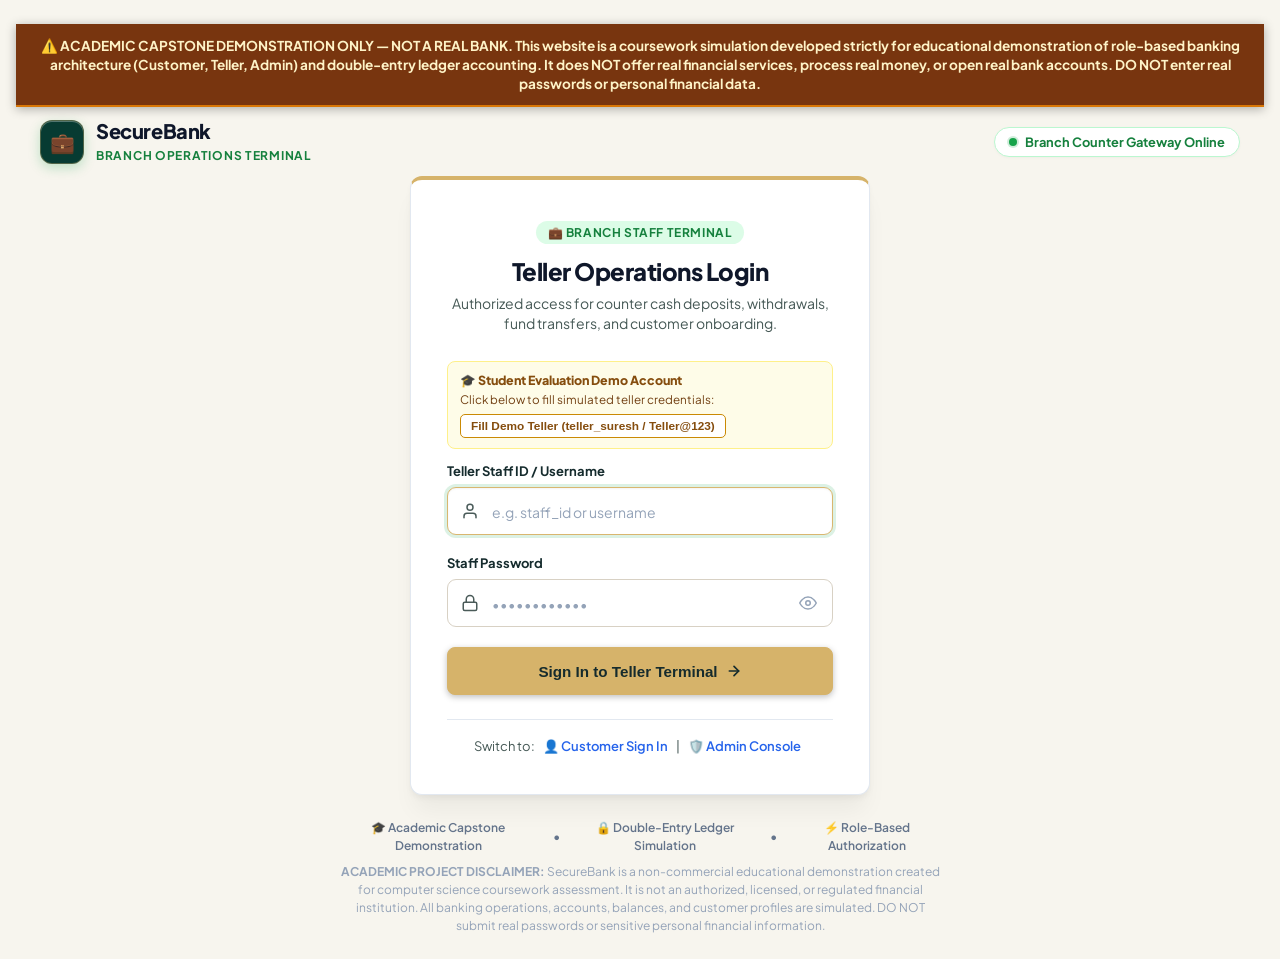
<file: src/main/resources/web/teller-login.html>
<!DOCTYPE html>
<html lang="en">
<head>
    <meta charset="UTF-8">
    <meta name="viewport" content="width=device-width, initial-scale=1.0">
    <title>Branch Teller Terminal — SecureBank (Academic Demonstration)</title>
    <meta name="robots" content="noindex, nofollow">
    <meta name="description" content="SecureBank is an academic student capstone software demonstration. Not a commercial bank.">
    <link rel="preconnect" href="https://fonts.googleapis.com">
    <link rel="preconnect" href="https://fonts.gstatic.com" crossorigin>
    <link href="https://fonts.googleapis.com/css2?family=Plus+Jakarta+Sans:wght@300;400;500;600;700;800&family=JetBrains+Mono:wght@400;500;600;700&display=swap" rel="stylesheet">
    <style>
        :root {
            --sb-bg: #F7F5EE;
            --sb-surface: #FFFFFF;
            --sb-border: #E8E2D5;
            --sb-text-main: #152B2D;
            --sb-text-muted: #455855;
            --sb-primary: #D9B66F;
            --sb-accent: #D9B66F;
            --sb-accent-hover: #C5A052;
            --sb-danger: #C83D45;
            --sb-danger-bg: #FBE9E9;
            --sb-danger-border: #F3C4C7;
            --sb-success: #16845B;
            --sb-success-bg: #E2F4E9;
            --sb-success-border: #B7E8C9;
            --sb-radius: 12px;
            --sb-shadow: 0 4px 6px -1px rgba(21, 43, 45, 0.05), 0 20px 25px -5px rgba(21, 43, 45, 0.1);
        }

        * {
            box-sizing: border-box;
            margin: 0;
            padding: 0;
        }

        body {
            font-family: 'Plus Jakarta Sans', -apple-system, BlinkMacSystemFont, 'Segoe UI', Roboto, sans-serif;
            background: #F7F5EE;
            color: var(--sb-text-main);
            min-height: 100vh;
            display: flex;
            flex-direction: column;
            justify-content: space-between;
            align-items: center;
            padding: 24px 16px;
        }

        .portal-topbar {
            width: 100%;
            max-width: 1200px;
            display: flex;
            justify-content: space-between;
            align-items: center;
            padding: 12px 0;
        }

        .portal-brand {
            display: flex;
            align-items: center;
            gap: 12px;
            text-decoration: none;
            color: var(--sb-text-main);
        }

        .brand-icon-box {
            width: 44px;
            height: 44px;
            border-radius: 12px;
            background: #073B32; border: 1px solid rgba(217, 182, 111, 0.35); color: #D9B66F;
            color: #FFFFFF;
            display: flex;
            align-items: center;
            justify-content: center;
            box-shadow: 0 4px 12px rgba(22, 163, 74, 0.25), inset 0 1px 0 rgba(255, 255, 255, 0.3);
            font-size: 1.25rem;
            flex-shrink: 0;
        }

        .dashboard-watermark-layer {
            position: fixed;
            inset: 0;
            pointer-events: none;
            z-index: 0;
            opacity: 0.035;
            display: flex;
            align-items: center;
            justify-content: center;
            overflow: hidden;
        }

        .dashboard-watermark-img {
            width: min(44vw, 480px);
            max-height: 480px;
            object-fit: contain;
            filter: grayscale(15%);
            user-select: none;
        }

        .brand-text h1 {
            font-size: 1.25rem;
            font-weight: 800;
            letter-spacing: -0.02em;
            color: #0F172A;
            line-height: 1.2;
        }

        .brand-text span {
            font-size: 0.75rem;
            color: #15803D;
            font-weight: 700;
            text-transform: uppercase;
            letter-spacing: 0.06em;
        }

        .staff-badge {
            display: flex;
            align-items: center;
            gap: 8px;
            background: #FFFFFF;
            border: 1px solid #BBF7D0;
            padding: 6px 14px;
            border-radius: 20px;
            font-size: 0.8rem;
            font-weight: 700;
            color: #15803D;
            box-shadow: 0 1px 3px rgba(0,0,0,0.03);
        }

        .status-dot {
            width: 8px;
            height: 8px;
            border-radius: 50%;
            background: #16A34A;
            box-shadow: 0 0 0 2px rgba(22, 163, 74, 0.2);
        }

        .login-wrapper {
            width: 100%;
            max-width: 460px;
            margin: auto;
        }

        .login-card {
            background: var(--sb-surface);
            border: 1px solid #E2E8F0;
            border-top: 4px solid #D6B36A;
            border-radius: var(--sb-radius);
            box-shadow: 0 4px 6px -1px rgba(0, 0, 0, 0.05), 0 20px 25px -5px rgba(0, 0, 0, 0.05), inset 0 1px 0 rgba(255, 255, 255, 0.9);
            padding: 40px 36px;
            position: relative;
            z-index: 1;
        }

        .card-header {
            margin-bottom: 28px;
            text-align: center;
        }

        .card-header .portal-pill {
            display: inline-flex;
            align-items: center;
            gap: 6px;
            background: #DCFCE7;
            color: #15803D;
            padding: 4px 12px;
            border-radius: 16px;
            font-size: 0.75rem;
            font-weight: 700;
            text-transform: uppercase;
            letter-spacing: 0.05em;
            margin-bottom: 12px;
        }

        .card-header h2 {
            font-size: 1.5rem;
            font-weight: 800;
            color: #0F172A;
            margin-bottom: 8px;
            letter-spacing: -0.02em;
        }

        .card-header p {
            font-size: 0.875rem;
            color: var(--sb-text-muted);
            line-height: 1.4;
        }

        .alert-box {
            display: none;
            padding: 12px 16px;
            border-radius: 8px;
            font-size: 0.875rem;
            margin-bottom: 20px;
            line-height: 1.4;
        }

        .alert-danger {
            background: var(--sb-danger-bg);
            border: 1px solid var(--sb-danger-border);
            color: var(--sb-danger);
        }

        .alert-success {
            background: var(--sb-success-bg);
            border: 1px solid var(--sb-success-border);
            color: var(--sb-success);
        }

        .form-group {
            margin-bottom: 20px;
        }

        .form-label {
            display: block;
            font-size: 0.8125rem;
            font-weight: 600;
            color: #152B2D;
            font-weight: 700;
            margin-bottom: 8px;
        }

        .input-group {
            position: relative;
            display: flex;
            align-items: center;
        }

        .input-icon {
            position: absolute;
            left: 14px;
            color: #4A5B59;
            display: flex;
            align-items: center;
            justify-content: center;
            pointer-events: none;
        }

        .form-input {
            width: 100%;
            height: 48px;
            padding: 0 44px 0 44px;
            background: #FFFFFF;
            border: 1.5px solid #D8D1C4;
            border-radius: 9px;
            color: #152B2D;
            font-size: 0.95rem;
            font-family: inherit;
            outline: none;
            transition: all 0.2s ease;
        }

        .form-input:focus {
            border-color: #D9B66F; box-shadow: 0 0 0 3px rgba(217, 182, 111, 0.25);
            box-shadow: inset 0 1px 2px rgba(15, 23, 42, 0.05), 0 0 0 3px rgba(22, 163, 74, 0.15);
        }

        .form-input::placeholder {
            color: #94A3B8;
            font-size: 0.875rem;
        }

        .password-toggle-btn {
            position: absolute;
            right: 12px;
            background: none;
            border: none;
            cursor: pointer;
            color: #94A3B8;
            padding: 4px;
            display: flex;
            align-items: center;
            justify-content: center;
            transition: color 0.15s ease;
        }

        .password-toggle-btn:hover {
            color: #334155;
        }

        .btn-submit {
            width: 100%;
            height: 48px;
            background: #D6B36A;
            color: #152B2D;
            border: 1px solid #D6B36A;
            border-radius: 8px;
            font-size: 0.95rem;
            font-weight: 700;
            cursor: pointer;
            display: flex;
            align-items: center;
            justify-content: center;
            gap: 8px;
            transition: all 0.2s ease;
            box-shadow: 0 2px 6px rgba(0, 0, 0, 0.25);
        }

        .btn-submit:hover {
            background: #E5C783;
            border-color: #E5C783;
            color: #152B2D;
            transform: translateY(-1px);
            box-shadow: 0 4px 14px rgba(214, 179, 106, 0.3);
        }

        .btn-submit:active {
            transform: translateY(1px);
            box-shadow: 0 2px 4px rgba(22, 163, 74, 0.2);
        }

        .btn-submit:disabled {
            opacity: 0.65;
            cursor: not-allowed;
            transform: none;
        }

        .credential-callout {
            margin-top: 20px;
            padding: 14px;
            background: #F8FAFC;
            border: 1px dashed #CBD5E1;
            border-radius: 8px;
            font-size: 0.8125rem;
            color: #475569;
        }

        .credential-callout strong {
            color: #0F172A;
        }

        .callout-row {
            display: flex;
            justify-content: space-between;
            align-items: center;
            margin-top: 6px;
            font-family: 'JetBrains Mono', monospace;
            font-size: 0.775rem;
        }

        .quick-fill-btn {
            background: #E2E8F0;
            border: none;
            padding: 2px 8px;
            border-radius: 4px;
            font-size: 0.75rem;
            cursor: pointer;
            font-weight: 600;
            color: #0F172A;
            transition: background 0.15s ease;
        }

        .quick-fill-btn:hover {
            background: #CBD5E1;
        }

        .other-portals {
            margin-top: 24px;
            padding-top: 18px;
            border-top: 1px solid #E2E8F0;
            text-align: center;
            font-size: 0.8125rem;
            color: var(--sb-text-muted);
        }

        .other-portals a {
            color: #2563EB;
            font-weight: 600;
            text-decoration: none;
            margin: 0 6px;
        }

        .other-portals a:hover {
            text-decoration: underline;
        }

        .portal-footer {
            width: 100%;
            max-width: 600px;
            text-align: center;
            margin-top: 24px;
            font-size: 0.75rem;
            color: #94A3B8;
            line-height: 1.5;
        }

        .footer-badges {
            display: flex;
            justify-content: center;
            align-items: center;
            gap: 16px;
            margin-bottom: 8px;
            font-weight: 600;
            color: #64748B;
        }
    </style>
</head>
<body>

    <!-- ACADEMIC DEMONSTRATION MANDATORY DISCLAIMER BANNER -->
    <div class="academic-disclaimer-banner" role="alert" style="background:#78350F; color:#FEF3C7; padding:12px 20px; font-size:0.85rem; font-weight:700; line-height:1.4; border-bottom:2px solid #D97706; text-align:center; position:sticky; top:0; z-index:99999; box-shadow:0 2px 10px rgba(0,0,0,0.3);">
        ⚠️ ACADEMIC CAPSTONE DEMONSTRATION ONLY — NOT A REAL BANK. This website is a coursework simulation developed strictly for educational demonstration of role-based banking architecture (Customer, Teller, Admin) and double-entry ledger accounting. It does NOT offer real financial services, process real money, or open real bank accounts. DO NOT enter real passwords or personal financial data.
    </div>

    <!-- Header / Brand -->
    <header class="portal-topbar">
        <a href="login.html" class="portal-brand">
            <div class="brand-icon-box">💼</div>
            <div class="brand-text">
                <h1>SecureBank</h1>
                <span>Branch Operations Terminal</span>
            </div>
        </a>

        <div class="staff-badge">
            <span class="status-dot"></span>
            <span>Branch Counter Gateway Online</span>
        </div>
    </header>

    <!-- Main Sign In Card -->
    <main class="login-wrapper">
        <div class="login-card">
            <div class="card-header">
                <div class="portal-pill">💼 Branch Staff Terminal</div>
                <h2>Teller Operations Login</h2>
                <p>Authorized access for counter cash deposits, withdrawals, fund transfers, and customer onboarding.</p>
            </div>

            <!-- Error/Status Alert -->
            <div class="alert-box alert-danger" id="loginAlert"></div>

                        <!-- Academic Demo Credentials Quick-Fill -->
            <div style="background:#FEFCE8; border:1px solid #FEF08A; border-radius:8px; padding:10px 12px; margin-bottom:14px; text-align:left;">
                <div style="font-size:0.78rem; font-weight:800; color:#854D0E; margin-bottom:4px;">
                    🎓 Student Evaluation Demo Account
                </div>
                <div style="font-size:0.73rem; color:#713F12; margin-bottom:6px;">
                    Click below to fill simulated teller credentials:
                </div>
                <button type="button" onclick="document.getElementById('loginIdentifier').value='teller_suresh';document.getElementById('loginPassword').value='Teller@123';" style="background:#FFFFFF; border:1px solid #CA8A04; color:#854D0E; padding:4px 10px; border-radius:5px; font-size:0.74rem; font-weight:700; cursor:pointer;">
                    Fill Demo Teller (teller_suresh / Teller@123)
                </button>
            </div>

            <form id="tellerLoginForm" onsubmit="handleTellerSignIn(event)">
                <div class="form-group">
                    <label class="form-label" for="loginIdentifier">Teller Staff ID / Username</label>
                    <div class="input-group">
                        <span class="input-icon">
                            <svg viewBox="0 0 24 24" width="18" height="18" fill="none" stroke="currentColor" stroke-width="2" stroke-linecap="round" stroke-linejoin="round">
                                <path d="M20 21v-2a4 4 0 0 0-4-4H8a4 4 0 0 0-4 4v2"></path>
                                <circle cx="12" cy="7" r="4"></circle>
                            </svg>
                        </span>
                        <input type="text" id="loginIdentifier" class="form-input" placeholder="e.g. staff_id or username"  required autofocus autocomplete="username">
                    </div>
                </div>

                <div class="form-group">
                    <label class="form-label" for="loginPassword">Staff Password</label>
                    <div class="input-group">
                        <span class="input-icon">
                            <svg viewBox="0 0 24 24" width="18" height="18" fill="none" stroke="currentColor" stroke-width="2" stroke-linecap="round" stroke-linejoin="round">
                                <rect x="3" y="11" width="18" height="11" rx="2" ry="2"></rect>
                                <path d="M7 11V7a5 5 0 0 1 10 0v4"></path>
                            </svg>
                        </span>
                        <input type="password" id="loginPassword" class="form-input" placeholder="••••••••••••"  required autocomplete="current-password">
                        <button type="button" class="password-toggle-btn" onclick="togglePasswordVisibility('loginPassword', this)" title="Show/Hide Password">
                            <svg viewBox="0 0 24 24" width="18" height="18" fill="none" stroke="currentColor" stroke-width="2" stroke-linecap="round" stroke-linejoin="round">
                                <path d="M1 12s4-8 11-8 11 8 11 8-4 8-11 8-11-8-11-8z"></path>
                                <circle cx="12" cy="12" r="3"></circle>
                            </svg>
                        </button>
                    </div>
                </div>

                <button type="submit" class="btn-submit" id="submitBtn">
                    <span>Sign In to Teller Terminal</span>
                    <svg viewBox="0 0 24 24" width="16" height="16" fill="none" stroke="currentColor" stroke-width="2.5" stroke-linecap="round" stroke-linejoin="round">
                        <line x1="5" y1="12" x2="19" y2="12"></line>
                        <polyline points="12 5 19 12 12 19"></polyline>
                    </svg>
                </button>
            </form>

            <div class="other-portals">
                Switch to:
                <a href="login.html">👤 Customer Sign In</a>
                <span>|</span>
                <a href="admin-login.html">🛡️ Admin Console</a>
            </div>
        </div>
    </main>

    <!-- Footer Trust & Compliance -->
    <footer class="portal-footer">
        <div class="footer-badges">
            <span>🎓 Academic Capstone Demonstration</span>
            <span>•</span>
            <span>🔒 Double-Entry Ledger Simulation</span>
            <span>•</span>
            <span>⚡ Role-Based Authorization</span>
        </div>
        <p><strong>ACADEMIC PROJECT DISCLAIMER:</strong> SecureBank is a non-commercial educational demonstration created for computer science coursework assessment. It is not an authorized, licensed, or regulated financial institution. All banking operations, accounts, balances, and customer profiles are simulated. DO NOT submit real passwords or sensitive personal financial information.</p>
    </footer>

    <script>
        function togglePasswordVisibility(fieldId, btn) {
            const input = document.getElementById(fieldId);
            if (input.type === 'password') {
                input.type = 'text';
                btn.style.color = '#16A34A';
            } else {
                input.type = 'password';
                btn.style.color = '#94A3B8';
            }
        }

        function showAlert(msg, isSuccess = false) {
            const alertBox = document.getElementById('loginAlert');
            alertBox.textContent = msg;
            alertBox.className = 'alert-box ' + (isSuccess ? 'alert-success' : 'alert-danger');
            alertBox.style.display = 'block';
        }

        function clearAlert() {
            const alertBox = document.getElementById('loginAlert');
            alertBox.style.display = 'none';
        }

        async function handleTellerSignIn(e) {
            e.preventDefault();
            clearAlert();
            const identifier = document.getElementById('loginIdentifier').value.trim();
            const password = document.getElementById('loginPassword').value;

            if (!identifier || !password) {
                showAlert('Please provide your Teller Staff ID and Password.');
                return;
            }

            const btn = document.getElementById('submitBtn');
            btn.disabled = true;
            btn.innerHTML = '<span>Authenticating Staff Session...</span>';

            try {
                const response = await fetch('/api/login', {
                    method: 'POST',
                    headers: { 'Content-Type': 'application/json' },
                    body: JSON.stringify({ username: identifier, password: password })
                });

                const data = await response.json();

                if (data.success) {
                    if (data.user && data.user.role !== 'TELLER' && data.user.role !== 'ADMIN') {
                        showAlert('Access Denied: This account does not possess Branch Teller privileges.');
                        btn.disabled = false;
                        btn.innerHTML = '<span>Sign In to Teller Terminal</span>';
                        return;
                    }

                    sessionStorage.setItem('sb_token', data.token);
                    sessionStorage.setItem('sb_user', JSON.stringify(data.user));
                    if (data.account) {
                        sessionStorage.setItem('sb_account', JSON.stringify(data.account));
                    }
                    showAlert('Staff authentication successful. Opening Teller Operations Terminal...', true);
                    setTimeout(() => {
                        window.location.href = 'index.html';
                    }, 500);
                } else {
                    showAlert(data.message || 'Staff authentication rejected: Invalid credentials or account locked.');
                    btn.disabled = false;
                    btn.innerHTML = '<span>Sign In to Teller Terminal</span>';
                }
            } catch (err) {
                console.error('Login error:', err);
                showAlert('Network connectivity error. Unable to reach core banking server.');
                btn.disabled = false;
                btn.innerHTML = '<span>Sign In to Teller Terminal</span>';
            }
        }
    </script>
</body>
</html>
</file>
<file: src/main/resources/web/style.css>
/* ==========================================================================
   SecureBank — Enterprise Digital Core Banking Design System
   Visual Language: Institutional Financial Services (Deep Navy, Slate, Crisp White)
   Adheres to WCAG 2.1 AA Accessibility, Tabular Financial Typography & Responsive Grid
   ========================================================================== */

@import url('https://fonts.googleapis.com/css2?family=Plus+Jakarta+Sans:wght@300;400;500;600;700;800&family=JetBrains+Mono:wght@400;500;600;700&display=swap');

:root {
    /* Layout & Surface Tokens — SECUREBANK PREMIUM FOREST GREEN & WARM IVORY DESIGN SYSTEM */
    --sb-body-bg: #F7F5EE;              /* Warm Ivory - Main background */
    --sb-secondary-bg: #F1EEE4;         /* Secondary background */
    --sb-surface-bg: #FFFFFF;           /* White cards */
    --sb-card-bg: #FFFFFF;              /* White cards */
    --sb-card-secondary-bg: #F1EEE4;
    --sb-card-dark-bg: #0B4A3D;         /* Dark card background - Forest Green */
    --sb-card-elevated-bg: #FFFFFF;
    
    --primary-accent: #D9B66F;          /* Champagne Gold */
    --primary-accent-hover: #C5A052;    /* Gold hover */
    --primary-gold: #D9B66F;
    --primary-gold-hover: #C5A052;
    --pale-gold: #F5E8C9;
    --primary-green: #073B32;           /* Deep Forest Green */
    --primary-green-dark: #0B4A3D;
    
    /* Legacy primary blue tokens mapped to Forest Green / Champagne Gold */
    --primary-blue: #073B32;
    --primary-blue-hover: #0B4A3D;
    --primary-blue-subtle: #E2F4E9;
    --primary-blue-border: #B7E8C9;
    --primary-indigo: #0B4A3D;

    /* Typography Color Hierarchy */
    --text-primary: #152B2D;            /* Main text */
    --text-secondary: #455855;          /* Secondary text */
    --text-muted: #455855;
    --text-subtle: #5E706E;

    /* Borders & Surfaces */
    --sb-border: #E2DCD0;               /* Subtle Ivory Border */
    --sb-border-subtle: #E8E2D5;
    --sb-card-border: #E2DCD0;
    --sb-card-border-hover: #D9B66F;
    
    --sb-card-shadow: 0 2px 8px rgba(21, 43, 45, 0.05), 0 1px 2px rgba(21, 43, 45, 0.03);
    --sb-card-shadow-hover: 0 8px 24px -4px rgba(21, 43, 45, 0.09), 0 2px 6px rgba(21, 43, 45, 0.04);
    --sb-modal-shadow: 0 24px 60px -12px rgba(21, 43, 45, 0.25), 0 0 0 1px #E8E2D5;

    /* Sidebar Tokens (Deep Forest Green #073B32) */
    --sb-sidebar-bg: #073B32;
    --sb-sidebar-surface: #0B4A3D;
    --sb-sidebar-hover: rgba(217, 182, 111, 0.12);
    --sb-sidebar-border: rgba(232, 226, 213, 0.15);
    --sb-sidebar-text: #FFFFFF;
    --sb-sidebar-text-active: #152B2D;
    --sb-sidebar-active-bg: #D9B66F;    /* Champagne Gold active background */

    /* Input Tokens (White #FFFFFF with #E8E2D5 border) */
    --sb-input-bg: #FFFFFF;
    --sb-input-border: #D8D1C4;
    --sb-input-text: #152B2D;
    --sb-input-placeholder: #5E706E;
    --sb-input-focus-border: #D9B66F;

    /* Semantic Financial Indicators */
    --success-green: #16845B;           /* Success */
    --success-green-bg: #E2F4E9;        /* Success background */
    --success-green-border: #B7E8C9;
    
    --danger-rose: #C83D45;             /* Error */
    --danger-rose-bg: #FBE9E9;          /* Error background */
    --danger-rose-border: #F3C4C7;
    
    --warning-amber: #D9B66F;           /* Gold/Amber */
    --warning-amber-bg: #F5E8C9;        /* Pale gold */
    --warning-amber-border: #E5CD9B;
    
    --info-blue: #4679C8;               /* Information */
    --info-blue-bg: #EAF1FC;            /* Information background */
    --info-blue-border: #C2D5F5;
    --accent-cyan: #4679C8;
    --accent-cyan-bg: #EAF1FC;
    --accent-cyan-border: #C2D5F5;
    --cyan-accent: #4679C8;
    --cyan-accent-bg: #EAF1FC;
    
    --purple-accent: #6B4E71;
    --purple-accent-bg: #F3EAF5;
    --purple-accent-border: #DDC8E2;

    /* Geometry & Timing */
    --radius-sm: 6px;
    --radius-md: 10px;
    --radius-lg: 14px;
    --radius-xl: 18px;
    --transition: all 0.18s cubic-bezier(0.16, 1, 0.3, 1);
}

/* Light & Dark Theme Tokens - Consistently aligned to Forest Green & Warm Ivory */
body.dark-theme {
    --sb-body-bg: #061B17;
    --sb-secondary-bg: #0A2621;
    --sb-surface-bg: #0A2B25;
    --sb-card-bg: #0A2B25;
    --sb-card-secondary-bg: #07231E;
    --sb-card-dark-bg: #072B24;
    --sb-card-elevated-bg: #0E352E;
    
    --primary-accent: #D9B66F;
    --primary-accent-hover: #E5C783;
    --primary-gold: #D9B66F;
    --primary-gold-hover: #E5C783;
    --pale-gold: #F5E8C9;
    --primary-green: #16845B;
    --primary-green-dark: #073B32;
    --primary-blue: #D9B66F;
    
    --text-primary: #F5F8F7;
    --text-secondary: #A3B8B4;
    --text-muted: #A3B8B4;
    --text-subtle: #7A918D;

    --sb-border: #18423A;
    --sb-border-subtle: #18423A;
    --sb-card-border: #18423A;
    --sb-card-border-hover: #D9B66F;
    
    --sb-card-shadow: 0 4px 18px rgba(0, 0, 0, 0.45);
    --sb-modal-shadow: 0 24px 60px rgba(0, 0, 0, 0.7), 0 0 0 1px #18423A;

    --sb-sidebar-bg: #031411;
    --sb-sidebar-surface: #072B24;
    --sb-sidebar-hover: rgba(217, 182, 111, 0.15);
    --sb-sidebar-border: rgba(217, 182, 111, 0.18);
    --sb-sidebar-text: #F5F8F7;
    --sb-sidebar-text-active: #073B32;
    --sb-sidebar-active-bg: #D9B66F;

    --sb-input-bg: #07231E;
    --sb-input-border: #18423A;
    --sb-input-text: #F5F8F7;
    --sb-input-placeholder: #7A918D;
    --sb-input-focus-border: #D9B66F;

    --success-green: #34D399;
    --success-green-bg: rgba(52, 211, 153, 0.15);
    --danger-rose: #F87171;
    --danger-rose-bg: rgba(248, 113, 113, 0.15);
    --warning-amber: #D9B66F;
    --warning-amber-bg: rgba(217, 182, 111, 0.15);
    --info-blue: #60A5FA;
    --info-blue-bg: rgba(96, 165, 250, 0.15);
}

/* ==========================================================================
   SECUREBANK ICONIC BRANDING & MOTION ANIMATION SYSTEM
   Institutional Vector Architecture, Jewel-Toned Dashboard Metrics & Fluid Motion
   ========================================================================== */

/* Previous Iconic Brand Logo (Restored Vector Temple & Badge Styling) */
.logo-icon-wrap {
    width: 38px;
    height: 38px;
    background: linear-gradient(135deg, #2563EB 0%, #1E40AF 55%, #0A1128 100%);
    color: #FFFFFF;
    border-radius: var(--radius-sm);
    display: inline-flex;
    align-items: center;
    justify-content: center;
    box-shadow: 0 4px 14px rgba(37, 99, 235, 0.35), inset 0 1px 0 rgba(255, 255, 255, 0.28);
    border: 1px solid rgba(255, 255, 255, 0.16);
    flex-shrink: 0;
    transition: var(--transition);
}

.logo-icon-wrap:hover {
    transform: translateY(-1px) scale(1.03);
    box-shadow: 0 6px 20px rgba(37, 99, 235, 0.45), inset 0 1px 0 rgba(255, 255, 255, 0.35);
}

.nav-logo-icon {
    width: 40px;
    height: 40px;
    background: linear-gradient(135deg, #2563EB 0%, #1E40AF 55%, #0A1128 100%);
    color: #FFFFFF;
    border-radius: var(--radius-sm);
    display: inline-flex;
    align-items: center;
    justify-content: center;
    box-shadow: 0 4px 14px rgba(37, 99, 235, 0.35), inset 0 1px 0 rgba(255, 255, 255, 0.25);
    border: 1px solid rgba(255, 255, 255, 0.15);
    flex-shrink: 0;
}

.brand-icon-box {
    width: 38px;
    height: 38px;
    border-radius: var(--radius-sm);
    display: inline-flex;
    align-items: center;
    justify-content: center;
    font-size: 1.25rem;
    background: rgba(255, 255, 255, 0.08);
    border: 1px solid rgba(255, 255, 255, 0.16);
    box-shadow: 0 4px 12px rgba(0, 0, 0, 0.2);
    flex-shrink: 0;
}

.visa-logo-icon {
    width: 34px;
    height: 34px;
    background: linear-gradient(135deg, rgba(255, 255, 255, 0.15) 0%, rgba(255, 255, 255, 0.05) 100%);
    border: 1px solid rgba(255, 255, 255, 0.25);
    border-radius: 8px;
    display: inline-flex;
    align-items: center;
    justify-content: center;
    color: #FFFFFF;
    box-shadow: 0 2px 8px rgba(0, 0, 0, 0.3);
}

/* Backward compatibility for image emblem classes (clean fallback) */
.brand-logo-emblem,
.card-logo-emblem {
    display: none !important;
}

/* Watermark completely removed as requested */
.dashboard-watermark-layer {
    display: none !important;
    opacity: 0 !important;
    pointer-events: none !important;
}

/* ==========================================================================
   MOTION ANIMATION ENGINE
   Fluid, hardware-accelerated micro-interactions & entrance choreographies
   ========================================================================== */
@keyframes sbEntranceUp {
    0% {
        opacity: 0;
        transform: translateY(12px);
    }
    100% {
        opacity: 1;
        transform: translateY(0);
    }
}

@keyframes sbPulseGlow {
    0%, 100% {
        box-shadow: 0 0 0 0 rgba(16, 185, 129, 0.55);
    }
    50% {
        box-shadow: 0 0 0 7px rgba(16, 185, 129, 0);
    }
}

@keyframes sbShimmerHolo {
    0% {
        background-position: -200% 0;
    }
    100% {
        background-position: 200% 0;
    }
}

/* Entrance animation applies to dashboard cards & panels */
.cust-top-strip,
.portal-subheader-row,
.cust-exec-showcase-grid > *,
.cust-exec-analytics-grid > *,
.cust-exec-activity-row,
.cust-metrics-bar > *,
.teller-top-stats-grid > *,
.admin-8-metrics-grid > *,
.session-summary-grid > *,
.teller-action-tiles-grid > *,
.fintech-card,
.dashboard-panel,
.section-card {
    animation: sbEntranceUp 0.36s cubic-bezier(0.16, 1, 0.3, 1) both;
}

/* Staggered entrance sequencing */
.cust-metrics-bar > *:nth-child(1),
.admin-8-metrics-grid > *:nth-child(1),
.teller-top-stats-grid > *:nth-child(1) { animation-delay: 0.03s; }

.cust-metrics-bar > *:nth-child(2),
.admin-8-metrics-grid > *:nth-child(2),
.teller-top-stats-grid > *:nth-child(2) { animation-delay: 0.06s; }

.cust-metrics-bar > *:nth-child(3),
.admin-8-metrics-grid > *:nth-child(3),
.teller-top-stats-grid > *:nth-child(3) { animation-delay: 0.09s; }

.cust-metrics-bar > *:nth-child(4),
.admin-8-metrics-grid > *:nth-child(4),
.teller-top-stats-grid > *:nth-child(4) { animation-delay: 0.12s; }

.admin-8-metrics-grid > *:nth-child(5) { animation-delay: 0.15s; }
.admin-8-metrics-grid > *:nth-child(6) { animation-delay: 0.18s; }
.admin-8-metrics-grid > *:nth-child(7) { animation-delay: 0.21s; }
.admin-8-metrics-grid > *:nth-child(8) { animation-delay: 0.24s; }

.teller-action-tiles-grid > *:nth-child(1) { animation-delay: 0.07s; }
.teller-action-tiles-grid > *:nth-child(2) { animation-delay: 0.11s; }
.teller-action-tiles-grid > *:nth-child(3) { animation-delay: 0.15s; }
.teller-action-tiles-grid > *:nth-child(4) { animation-delay: 0.19s; }

/* Micro-interaction physics on cards */
.stat-card:hover,
.admin-stat:hover,
.teller-stat:hover,
.fintech-card.compact-card:hover,
.dashboard-panel:hover {
    transform: translateY(-2.5px) scale(1.004);
    box-shadow: var(--sb-card-shadow-hover);
    transition: transform 0.25s cubic-bezier(0.16, 1, 0.3, 1), box-shadow 0.25s cubic-bezier(0.16, 1, 0.3, 1);
}

/* Pulsing Live Telemetry Dots */
.live-pulse-dot,
.live-dot,
.pulse-dot {
    animation: sbPulseGlow 2s infinite ease-in-out !important;
}

/* ==========================================================================
   JEWEL-TONED STAT ICON SYSTEM
   Vibrant, luminous, semi-transparent gradients for financial telemetry
   ========================================================================== */
.stat-icon-circle {
    width: 38px;
    height: 38px;
    border-radius: 10px;
    display: inline-flex;
    align-items: center;
    justify-content: center;
    flex-shrink: 0;
    transition: transform 0.28s cubic-bezier(0.16, 1, 0.3, 1), box-shadow 0.28s cubic-bezier(0.16, 1, 0.3, 1);
}

.stat-card:hover .stat-icon-circle,
.admin-stat:hover .stat-icon-circle,
.teller-stat:hover .stat-icon-circle {
    transform: scale(1.08) translateY(-1px);
}

/* Sapphire Blue */
.stat-icon-circle.blue-soft {
    background: linear-gradient(135deg, rgba(37, 99, 235, 0.14) 0%, rgba(59, 130, 246, 0.22) 100%);
    color: #2563EB;
    border: 1px solid rgba(37, 99, 235, 0.28);
    box-shadow: 0 2px 10px rgba(37, 99, 235, 0.16);
}

/* Emerald Green */
.stat-icon-circle.green-soft {
    background: linear-gradient(135deg, rgba(16, 185, 129, 0.14) 0%, rgba(5, 150, 105, 0.22) 100%);
    color: #059669;
    border: 1px solid rgba(16, 185, 129, 0.28);
    box-shadow: 0 2px 10px rgba(16, 185, 129, 0.16);
}

/* Cyan Electric */
.stat-icon-circle.cyan-soft {
    background: linear-gradient(135deg, rgba(6, 182, 212, 0.14) 0%, rgba(14, 165, 233, 0.22) 100%);
    color: #0284C7;
    border: 1px solid rgba(6, 182, 212, 0.28);
    box-shadow: 0 2px 10px rgba(6, 182, 212, 0.16);
}

/* Crimson Ruby */
.stat-icon-circle.red-soft {
    background: linear-gradient(135deg, rgba(239, 68, 68, 0.14) 0%, rgba(220, 38, 38, 0.22) 100%);
    color: #DC2626;
    border: 1px solid rgba(239, 68, 68, 0.28);
    box-shadow: 0 2px 10px rgba(239, 68, 68, 0.16);
}

/* Royal Amethyst */
.stat-icon-circle.purple-soft {
    background: linear-gradient(135deg, rgba(139, 92, 246, 0.14) 0%, rgba(124, 58, 237, 0.22) 100%);
    color: #7C3AED;
    border: 1px solid rgba(139, 92, 246, 0.28);
    box-shadow: 0 2px 10px rgba(139, 92, 246, 0.16);
}

/* Champagne Amber */
.stat-icon-circle.amber-soft {
    background: linear-gradient(135deg, rgba(245, 158, 11, 0.14) 0%, rgba(217, 119, 6, 0.22) 100%);
    color: #D97706;
    border: 1px solid rgba(245, 158, 11, 0.28);
    box-shadow: 0 2px 10px rgba(245, 158, 11, 0.16);
}

/* Dark Theme Luminous Overrides */
body.dark-theme .stat-icon-circle.blue-soft {
    color: #60A5FA;
    border-color: rgba(96, 165, 250, 0.4);
    box-shadow: 0 2px 12px rgba(37, 99, 235, 0.3);
}

body.dark-theme .stat-icon-circle.green-soft {
    color: #34D399;
    border-color: rgba(52, 211, 153, 0.4);
    box-shadow: 0 2px 12px rgba(16, 185, 129, 0.3);
}

body.dark-theme .stat-icon-circle.cyan-soft {
    color: #38BDF8;
    border-color: rgba(56, 189, 248, 0.4);
    box-shadow: 0 2px 12px rgba(6, 182, 212, 0.3);
}

body.dark-theme .stat-icon-circle.red-soft {
    color: #F87171;
    border-color: rgba(248, 113, 113, 0.4);
    box-shadow: 0 2px 12px rgba(239, 68, 68, 0.3);
}

body.dark-theme .stat-icon-circle.purple-soft {
    color: #A78BFA;
    border-color: rgba(167, 139, 250, 0.4);
    box-shadow: 0 2px 12px rgba(139, 92, 246, 0.3);
}

body.dark-theme .stat-icon-circle.amber-soft {
    color: #FBBF24;
    border-color: rgba(251, 191, 36, 0.4);
    box-shadow: 0 2px 12px rgba(245, 158, 11, 0.3);
}

/* Header Role Switcher & Theme Toggle Button */
.header-role-pills {
    display: inline-flex;
    align-items: center;
    background: var(--sb-body-bg);
    padding: 3px;
    border-radius: 20px;
    border: 1px solid var(--sb-card-border);
    margin-right: 8px;
    gap: 3px;
}

.role-pill-btn {
    background: transparent;
    border: none;
    padding: 4px 12px;
    font-size: 0.76rem;
    font-weight: 600;
    color: var(--text-muted);
    border-radius: 16px;
    cursor: pointer;
    transition: var(--transition);
}

.role-pill-btn:hover {
    color: var(--text-primary);
}

.role-pill-btn.active {
    background: var(--primary-blue);
    color: #FFFFFF;
    box-shadow: 0 2px 8px rgba(30, 64, 175, 0.35);
}

.density-toggle-btn {
    display: inline-flex;
    align-items: center;
    justify-content: center;
    font-size: 0.95rem;
    cursor: pointer;
    border-radius: 50%;
    width: 32px;
    height: 32px;
    border: 1px solid var(--sb-card-border);
    background: var(--sb-card-bg);
    color: var(--text-primary);
    transition: var(--transition);
    margin-right: 4px;
}

.density-toggle-btn:hover {
    background: var(--primary-blue-subtle);
    border-color: var(--primary-blue-border);
    transform: scale(1.05);
}

.theme-toggle-btn {
    display: inline-flex;
    align-items: center;
    justify-content: center;
    font-size: 1.05rem;
    cursor: pointer;
    border-radius: 50%;
    width: 36px;
    height: 36px;
    border: 1px solid var(--sb-card-border);
    background: var(--sb-card-bg);
    color: var(--text-primary);
    transition: var(--transition);
    margin-right: 6px;
}

.theme-toggle-btn:hover {
    background: var(--primary-blue-subtle);
    border-color: var(--primary-blue-border);
    transform: scale(1.05);
}

/* Base Root Font Scaling (Fintech Compact Density) */
html {
    font-size: 12.5px;
    -webkit-text-size-adjust: 100%;
}

html.ultra-compact {
    font-size: 11px;
}

/* Base Resets */
*, *::before, *::after {
    box-sizing: border-box;
    margin: 0;
    padding: 0;
}

html, body {
    width: 100%;
    max-width: 100%;
    height: 100vh;
    margin: 0;
    padding: 0;
    overflow-x: hidden !important;
    overflow-y: hidden;
    box-sizing: border-box;
}

body {
    font-family: 'Plus Jakarta Sans', -apple-system, BlinkMacSystemFont, 'Segoe UI', Roboto, sans-serif;
    background-color: var(--sb-body-bg);
    color: var(--text-primary);
    line-height: 1.5;
    -webkit-font-smoothing: antialiased;
}

/* Tabular Numerals for Financial Data Integrity */
.wealth-amount,
.acc-bal-val,
.metric-stat-val,
.fintech-table td.amount-credit,
.fintech-table td.amount-debit,
.spending-val,
.donut-total-num,
.donut-legend-row strong,
.card-number-text {
    font-variant-numeric: tabular-nums;
}

/* App Shell (Full Screen Container - Strict Anti-Side-Drag) */
.app-shell {
    display: flex;
    flex-direction: row;
    width: 100%;
    max-width: 100%;
    height: 100vh;
    overflow: hidden;
    margin: 0;
    padding: 0;
    box-sizing: border-box;
}

/* App Main Column (Header + Workspace - Strict Zero Side Panning) */
.app-main-column {
    flex: 1 1 0%;
    min-width: 0;
    width: 0;
    max-width: 100%;
    height: 100vh;
    display: flex;
    flex-direction: column;
    overflow: hidden;
    box-sizing: border-box;
}

/* ==========================================================================
   TOP APPLICATION HEADER
   ========================================================================== */
.app-header {
    height: 48px;
    min-height: 48px;
    max-height: 48px;
    background: var(--sb-surface-bg);
    border-bottom: 1px solid var(--sb-card-border);
    display: flex;
    align-items: center;
    justify-content: space-between;
    padding: 0 14px;
    z-index: 15;
    flex-shrink: 0;
    box-sizing: border-box;
    width: 100%;
    max-width: 100%;
}

.header-left {
    display: flex;
    align-items: center;
    gap: 20px;
}

.brand-logo {
    display: flex;
    align-items: center;
    gap: 12px;
    cursor: pointer;
    text-decoration: none;
    transition: var(--transition);
}

.logo-icon-wrap {
    width: 38px;
    height: 38px;
    background: linear-gradient(135deg, #1E40AF 0%, #0F172A 100%);
    color: #FFFFFF;
    border-radius: var(--radius-sm);
    display: flex;
    align-items: center;
    justify-content: center;
    box-shadow: 0 2px 6px rgba(30, 64, 175, 0.2);
}

.brand-details {
    display: flex;
    flex-direction: column;
}

.brand-name {
    font-size: 1.18rem;
    font-weight: 800;
    letter-spacing: -0.025em;
    color: var(--text-primary);
    line-height: 1.15;
}

.brand-tagline {
    font-size: 0.65rem;
    font-weight: 700;
    color: var(--text-muted);
    letter-spacing: 0.05em;
    text-transform: uppercase;
}

/* Header Center Search & Security Pill */
.header-center {
    display: flex;
    align-items: center;
    justify-content: center;
    gap: 16px;
    flex: 1;
    max-width: 600px;
}

.header-search-container {
    position: relative;
    display: flex;
    align-items: center;
    width: 380px;
    max-width: 100%;
}

.header-search-input {
    width: 100%;
    height: 38px;
    padding: 0 14px 0 38px;
    border-radius: 9999px;
    border: 1px solid var(--sb-card-border);
    background: #F1F5F9;
    font-size: 0.84rem;
    color: var(--text-primary);
    outline: none;
    transition: var(--transition);
}

.header-search-input:focus {
    background: #FFFFFF;
    border-color: var(--primary-blue);
    box-shadow: 0 0 0 3px rgba(37, 99, 235, 0.1);
}

.header-search-icon {
    position: absolute;
    left: 12px;
    color: var(--text-muted);
    pointer-events: none;
}

.header-search-clear {
    position: absolute;
    right: 10px;
    background: none;
    border: none;
    color: var(--text-muted);
    font-size: 1.1rem;
    cursor: pointer;
    line-height: 1;
}

.header-help-btn {
    display: flex;
    align-items: center;
    gap: 6px;
    padding: 6px 14px;
    border-radius: 20px;
    border: 1px solid var(--sb-card-border);
    background: #FFFFFF;
    font-size: 0.78rem;
    font-weight: 600;
    color: var(--text-secondary);
    cursor: pointer;
    transition: var(--transition);
}

.header-help-btn:hover {
    background: #F8FAFC;
    border-color: #CBD5E1;
    color: var(--primary-blue);
}

.security-badge {
    display: flex;
    align-items: center;
    gap: 8px;
    background: #F8FAFC;
    border: 1px solid var(--sb-card-border);
    padding: 5px 14px;
    border-radius: 20px;
    font-size: 0.78rem;
    font-weight: 600;
    color: var(--text-secondary);
}

/* Header Right */
.header-right {
    display: flex;
    align-items: center;
    gap: 12px;
    position: relative;
}

.header-time-pill {
    font-family: 'JetBrains Mono', monospace;
    font-size: 0.76rem;
    color: var(--text-muted);
    font-weight: 600;
    padding: 5px 12px;
    background: #F1F5F9;
    border-radius: 20px;
    border: 1px solid var(--sb-card-border);
}

.header-action-icon-btn {
    position: relative;
    width: 38px;
    height: 38px;
    border-radius: var(--radius-sm);
    border: 1px solid var(--sb-card-border);
    background: #FFFFFF;
    color: var(--text-secondary);
    display: flex;
    align-items: center;
    justify-content: center;
    cursor: pointer;
    transition: var(--transition);
}

.header-action-icon-btn:hover {
    background: #F8FAFC;
    color: var(--primary-blue);
    border-color: #CBD5E1;
}

.header-badge {
    position: absolute;
    top: -4px;
    right: -4px;
    background: var(--danger-rose);
    color: #FFFFFF;
    font-size: 0.62rem;
    font-weight: 800;
    min-width: 17px;
    height: 17px;
    padding: 0 4px;
    border-radius: 9px;
    display: flex;
    align-items: center;
    justify-content: center;
    border: 2px solid #FFFFFF;
}

/* User Profile Widget */
.user-profile-widget {
    display: flex;
    align-items: center;
    gap: 10px;
    padding: 4px 12px 4px 4px;
    background: #F8FAFC;
    border: 1px solid var(--sb-card-border);
    border-radius: 30px;
    cursor: pointer;
    transition: var(--transition);
}

.user-profile-widget:hover {
    background: #F1F5F9;
    border-color: #CBD5E1;
}

.user-avatar-circle {
    width: 30px;
    height: 30px;
    background: linear-gradient(135deg, #1E40AF 0%, #1D4ED8 100%);
    color: #FFFFFF;
    font-size: 0.74rem;
    font-weight: 700;
    border-radius: 50%;
    display: flex;
    align-items: center;
    justify-content: center;
}

.user-info-text {
    display: flex;
    flex-direction: column;
    text-align: left;
}

.user-full-name {
    font-size: 0.8rem;
    font-weight: 700;
    color: var(--text-primary);
    line-height: 1.2;
}

.user-role-label {
    font-size: 0.66rem;
    font-weight: 600;
    color: var(--primary-blue);
    text-transform: capitalize;
}

.user-dropdown-arrow {
    color: var(--text-muted);
    transition: var(--transition);
}

/* Profile Dropdown Menu */
.profile-dropdown-menu {
    position: absolute;
    top: 50px;
    right: 0;
    background: #FFFFFF;
    border: 1px solid var(--sb-card-border);
    border-radius: var(--radius-md);
    box-shadow: 0 10px 25px -5px rgba(15, 23, 42, 0.1), 0 8px 10px -6px rgba(15, 23, 42, 0.05);
    width: 220px;
    padding: 6px;
    z-index: 200;
    animation: menuFadeIn 0.15s cubic-bezier(0.16, 1, 0.3, 1);
}

@keyframes menuFadeIn {
    from { opacity: 0; transform: translateY(-4px); }
    to { opacity: 1; transform: translateY(0); }
}

.dropdown-header {
    padding: 6px 10px;
    font-size: 0.65rem;
    font-weight: 700;
    color: var(--text-muted);
    text-transform: uppercase;
    letter-spacing: 0.05em;
}

.dropdown-item {
    display: flex;
    align-items: center;
    gap: 10px;
    padding: 8px 10px;
    font-size: 0.8rem;
    color: var(--text-secondary);
    font-weight: 600;
    border-radius: var(--radius-sm);
    cursor: pointer;
    transition: var(--transition);
}

.dropdown-item:hover {
    background: #F1F5F9;
    color: var(--text-primary);
}

.dropdown-item.danger {
    color: var(--danger-rose);
}

.dropdown-item.danger:hover {
    background: var(--danger-rose-bg);
}

.dropdown-icon {
    display: flex;
    align-items: center;
    justify-content: center;
    color: var(--text-muted);
}

.dropdown-divider {
    border: none;
    border-top: 1px solid var(--sb-card-border);
    margin: 4px 0;
}

/* ==========================================================================
   APP CONTAINER & LEFT SIDEBAR
   ========================================================================== */
.app-container {
    display: flex;
    flex: 1;
    overflow: hidden;
    width: 100%;
}

.app-sidebar {
    width: 210px;
    min-width: 210px;
    max-width: 210px;
    height: 100vh;
    background: var(--sb-sidebar-bg);
    border-right: 1px solid var(--sb-sidebar-border);
    display: flex;
    flex-direction: column;
    justify-content: space-between;
    padding: 10px 8px;
    flex-shrink: 0;
    z-index: 20;
    overflow-y: auto;
    overflow-x: hidden;
    box-sizing: border-box;
}

.sidebar-brand-logo {
    display: flex;
    align-items: center;
    gap: 10px;
    padding: 4px 6px 14px 6px;
    margin-bottom: 8px;
    border-bottom: 1px solid rgba(255, 255, 255, 0.08);
    cursor: pointer;
    text-decoration: none;
    transition: var(--transition);
}

.sidebar-brand-logo:hover {
    opacity: 0.95;
}

.sidebar-brand-logo .logo-icon-wrap {
    width: 36px;
    height: 36px;
    background: linear-gradient(135deg, #1E40AF 0%, #0F172A 100%);
    color: #FFFFFF;
    border-radius: var(--radius-sm);
    display: flex;
    align-items: center;
    justify-content: center;
    box-shadow: 0 2px 6px rgba(30, 64, 175, 0.25);
    flex-shrink: 0;
}

.sidebar-brand-logo .brand-details {
    display: flex;
    flex-direction: column;
}

.sidebar-brand-logo .brand-name {
    font-size: 1.15rem;
    font-weight: 800;
    letter-spacing: -0.025em;
    color: #FFFFFF;
    line-height: 1.15;
}

.sidebar-brand-logo .brand-tagline {
    font-size: 0.62rem;
    font-weight: 700;
    color: #64748B;
    letter-spacing: 0.05em;
    text-transform: uppercase;
}

.sidebar-nav-group {
    display: flex;
    flex-direction: column;
    gap: 3px;
}

.nav-section-title {
    font-size: 0.64rem;
    font-weight: 700;
    color: #64748B;
    letter-spacing: 0.08em;
    padding: 10px 10px 4px 10px;
    text-transform: uppercase;
}

.nav-item {
    display: flex;
    align-items: center;
    gap: 10px;
    padding: 9px 10px;
    color: var(--sb-sidebar-text);
    border-radius: var(--radius-sm);
    text-decoration: none;
    font-size: 0.84rem;
    font-weight: 600;
    cursor: pointer;
    transition: var(--transition);
}

.nav-item:hover {
    color: #FFFFFF;
    background: var(--sb-sidebar-hover);
    transform: translateX(2px);
}

.nav-item.active {
    background: rgba(30, 64, 175, 0.25);
    color: #FFFFFF;
    border-left: 3px solid #38BDF8;
}

.nav-icon {
    display: flex;
    align-items: center;
    justify-content: center;
    width: 18px;
    height: 18px;
    color: #94A3B8;
    flex-shrink: 0;
}

.nav-item.active .nav-icon {
    color: #38BDF8;
}

.sidebar-logout-btn {
    display: flex;
    align-items: center;
    gap: 10px;
    padding: 9px 10px;
    margin-top: 8px;
    color: #FDA4AF;
    border-radius: var(--radius-sm);
    font-size: 0.84rem;
    font-weight: 600;
    cursor: pointer;
    transition: var(--transition);
}

.sidebar-logout-btn:hover {
    background: rgba(220, 38, 38, 0.12);
    color: #FECACA;
}

/* Sidebar Promotional Card */
.sidebar-promo-card {
    background: linear-gradient(135deg, #1E293B 0%, #0F172A 100%);
    border: 1px solid rgba(255, 255, 255, 0.12);
    border-radius: 10px;
    padding: 12px 14px;
    margin-top: 14px;
    cursor: pointer;
    position: relative;
    overflow: hidden;
    transition: var(--transition);
}

.sidebar-promo-card:hover {
    border-color: rgba(245, 158, 11, 0.45);
    transform: translateY(-2px);
    box-shadow: 0 4px 14px rgba(0, 0, 0, 0.25);
}

.promo-gold-waves {
    position: absolute;
    right: -20px;
    bottom: -20px;
    width: 80px;
    height: 80px;
    border-radius: 50%;
    background: radial-gradient(circle, rgba(245, 158, 11, 0.28) 0%, transparent 70%);
    pointer-events: none;
}

.promo-title {
    font-size: 0.76rem;
    font-weight: 800;
    color: #FFFFFF;
    line-height: 1.25;
    position: relative;
    z-index: 2;
}

.promo-sub {
    font-size: 0.66rem;
    color: #94A3B8;
    margin-top: 2px;
    position: relative;
    z-index: 2;
}

/* Sidebar Security Status Badge (Bottom) */
.sidebar-security-badge {
    background: var(--sb-sidebar-surface);
    border: 1px solid var(--sb-sidebar-border);
    border-radius: var(--radius-md);
    padding: 10px 12px;
    display: flex;
    align-items: center;
    gap: 10px;
    margin-top: 14px;
}

.security-badge-icon {
    position: relative;
    width: 28px;
    height: 28px;
    border-radius: 50%;
    background: rgba(5, 150, 105, 0.15);
    display: flex;
    align-items: center;
    justify-content: center;
    color: #34D399;
    flex-shrink: 0;
}

.pulse-ring {
    position: absolute;
    width: 100%;
    height: 100%;
    border-radius: 50%;
    border: 2px solid var(--success-green);
    animation: pulseRingAnim 2.5s infinite;
    opacity: 0.6;
}

@keyframes pulseRingAnim {
    0% { transform: scale(0.9); opacity: 0.8; }
    50% { transform: scale(1.2); opacity: 0; }
    100% { transform: scale(0.9); opacity: 0.8; }
}

.security-badge-info {
    display: flex;
    flex-direction: column;
}

.security-badge-title {
    font-size: 0.74rem;
    font-weight: 700;
    color: #E2E8F0;
}

.security-badge-sub {
    font-size: 0.66rem;
    color: #94A3B8;
}

/* Component Container & Utility Classes */
.select-wrapper {
    position: relative;
}

.text-center {
    text-align: center;
}

.text-right {
    text-align: right;
}

.panel-subtitle, .portal-subtitle {
    font-size: 0.74rem;
    color: var(--text-muted);
    margin-top: 1px;
}

.meta-tag {
    font-size: 0.68rem;
    font-weight: 700;
    padding: 2px 7px;
    border-radius: 4px;
    background: #F1F5F9;
    color: var(--text-secondary);
}

.amber-soft  { background: #FEF3C7; color: #D97706; }
.cyan-soft   { background: #CFFAFE; color: #0891B2; }
.purple-soft { background: #EDE9FE; color: #7C3AED; }

.visa-holder-col, .visa-valid-col {
    display: flex;
    flex-direction: column;
}

.badge.completed {
    background: var(--success-green-bg);
    color: var(--success-green);
    font-weight: 700;
    font-size: 0.68rem;
    padding: 2px 8px;
    border-radius: 12px;
    display: inline-flex;
    align-items: center;
}

.my-accounts-panel,
.quick-actions-panel,
.spending-overview-panel,
.card-showcase-panel,
.recent-txns-panel,
.spending-trend-panel,
.security-alerts-panel,
.teller-activity-panel,
.admin-chart-panel,
.admin-donut-panel {
    min-width: 0;
    max-width: 100%;
    box-sizing: border-box;
}

/* ==========================================================================
   APP WORKSPACE & PANELS
   ========================================================================== */
.app-workspace {
    flex: 1 1 0%;
    min-width: 0;
    width: 100%;
    max-width: 100%;
    overflow-y: auto;
    overflow-x: hidden;
    padding: 10px 14px 16px 14px;
    background: var(--sb-body-bg);
    box-sizing: border-box;
}

.view-panel {
    display: none;
    width: 100%;
    max-width: 100%;
    box-sizing: border-box;
    overflow-x: hidden;
    animation: fadeInView 0.2s cubic-bezier(0.16, 1, 0.3, 1);
}

.view-panel.active {
    display: block;
}

@keyframes fadeInView {
    from { opacity: 0; transform: translateY(4px); }
    to { opacity: 1; transform: translateY(0); }
}

/* Welcome Banner */
.welcome-banner-row {
    display: flex;
    align-items: flex-start;
    justify-content: space-between;
    margin-bottom: 20px;
}

.welcome-title {
    font-size: 1.45rem;
    font-weight: 800;
    color: var(--text-primary);
    letter-spacing: -0.025em;
    line-height: 1.2;
}

.welcome-subtitle {
    font-size: 0.85rem;
    color: var(--text-muted);
    margin-top: 3px;
}

.welcome-meta {
    display: flex;
    align-items: center;
    gap: 12px;
}

.live-status-pill {
    display: flex;
    align-items: center;
    gap: 8px;
    padding: 5px 12px;
    background: var(--success-green-bg);
    border: 1px solid var(--success-green-border);
    color: #065F46;
    border-radius: 20px;
    font-size: 0.76rem;
    font-weight: 700;
}

.live-dot {
    width: 7px;
    height: 7px;
    border-radius: 50%;
    background: var(--success-green);
    box-shadow: 0 0 0 2px rgba(5, 150, 105, 0.25);
    animation: livePulse 2s infinite;
}

@keyframes livePulse {
    0%, 100% { transform: scale(1); opacity: 1; }
    50% { transform: scale(1.2); opacity: 0.7; }
}

/* ==========================================================================
   CUSTOMER DASHBOARD HERO: WEALTH SUMMARY + DEBIT CARD
   ========================================================================== */
.customer-hero-grid {
    display: grid;
    grid-template-columns: 1.35fr 1fr;
    gap: 20px;
    margin-bottom: 22px;
}

/* Wealth Summary Card (Institutional Deep Navy Surface) */
.wealth-summary-card {
    background: #0B132B;
    border: 1px solid rgba(255, 255, 255, 0.1);
    border-radius: var(--radius-lg);
    padding: 24px 26px;
    box-shadow: 0 4px 16px -2px rgba(11, 19, 43, 0.15);
    display: flex;
    flex-direction: column;
    justify-content: space-between;
    position: relative;
    overflow: hidden;
    color: #FFFFFF;
}

.wealth-summary-card::before {
    content: '';
    position: absolute;
    top: 0;
    left: 0;
    width: 100%;
    height: 3px;
    background: linear-gradient(90deg, #1E40AF 0%, #3B82F6 100%);
}

.wealth-card-header {
    display: flex;
    align-items: center;
    justify-content: space-between;
    position: relative;
    z-index: 2;
}

.wealth-label-group {
    display: flex;
    align-items: center;
    gap: 8px;
}

.wealth-eyebrow {
    font-size: 0.7rem;
    font-weight: 700;
    color: #93C5FD;
    letter-spacing: 0.08em;
    text-transform: uppercase;
}

.eye-toggle-btn {
    background: rgba(255, 255, 255, 0.08);
    border: 1px solid rgba(255, 255, 255, 0.15);
    border-radius: 50%;
    width: 28px;
    height: 28px;
    display: flex;
    align-items: center;
    justify-content: center;
    color: #CBD5E1;
    cursor: pointer;
    transition: var(--transition);
}

.eye-toggle-btn:hover {
    background: rgba(255, 255, 255, 0.16);
    color: #FFFFFF;
}

.wealth-trend-pill {
    display: inline-flex;
    align-items: center;
    gap: 5px;
    padding: 3px 10px;
    background: rgba(5, 150, 105, 0.2);
    border: 1px solid rgba(5, 150, 105, 0.4);
    color: #34D399;
    border-radius: 20px;
    font-size: 0.7rem;
    font-weight: 700;
}

.trend-sub {
    font-size: 0.65rem;
    font-weight: 500;
    color: #A7F3D0;
}

.wealth-balance-display {
    margin: 14px 0 6px 0;
    position: relative;
    z-index: 2;
}

.wealth-amount {
    font-family: 'JetBrains Mono', monospace;
    font-size: 2.35rem;
    font-weight: 800;
    letter-spacing: -0.03em;
    color: #FFFFFF;
    line-height: 1.1;
}

.wealth-footnote {
    font-size: 0.78rem;
    color: #94A3B8;
    margin-bottom: 18px;
    position: relative;
    z-index: 2;
}

.wealth-actions-row {
    display: flex;
    align-items: center;
    gap: 10px;
    position: relative;
    z-index: 2;
}

.btn-hero-action {
    display: flex;
    align-items: center;
    gap: 7px;
    padding: 9px 16px;
    border-radius: var(--radius-sm);
    font-size: 0.82rem;
    font-weight: 700;
    cursor: pointer;
    border: none;
    transition: var(--transition);
}

.btn-hero-action.primary {
    background: var(--primary-blue);
    color: #FFFFFF;
}

.btn-hero-action.primary:hover {
    background: var(--primary-blue-hover);
    transform: translateY(-1px);
}

.btn-hero-action.secondary {
    background: rgba(255, 255, 255, 0.08);
    color: #FFFFFF;
    border: 1px solid rgba(255, 255, 255, 0.18);
}

.btn-hero-action.secondary:hover {
    background: rgba(255, 255, 255, 0.15);
    transform: translateY(-1px);
}

.btn-hero-action.outline {
    background: transparent;
    color: #CBD5E1;
    border: 1px solid rgba(255, 255, 255, 0.14);
}

.btn-hero-action.outline:hover {
    background: rgba(255, 255, 255, 0.08);
    color: #FFFFFF;
}

/* Virtual Visa Debit Card (Matte Midnight Finish) */
.virtual-card-container {
    display: flex;
    flex-direction: column;
    justify-content: space-between;
}

.platinum-debit-card {
    background: linear-gradient(135deg, #0A1128 0%, #1E293B 60%, #0F172A 100%);
    border-radius: var(--radius-lg);
    border: 1px solid rgba(255, 255, 255, 0.2);
    padding: 18px 20px;
    color: #FFFFFF;
    box-shadow: 0 10px 28px -4px rgba(10, 17, 40, 0.35), inset 0 1px 0 rgba(255, 255, 255, 0.3);
    position: relative;
    overflow: hidden;
    height: 195px;
    display: flex;
    flex-direction: column;
    justify-content: space-between;
    transition: transform 0.25s cubic-bezier(0.16, 1, 0.3, 1), box-shadow 0.25s cubic-bezier(0.16, 1, 0.3, 1);
    transform-style: preserve-3d;
}

.platinum-debit-card:hover {
    transform: translateY(-3px) rotateX(2deg) rotateY(-2deg);
    box-shadow: 0 18px 38px -6px rgba(10, 17, 40, 0.45), inset 0 1px 0 rgba(255, 255, 255, 0.4);
}

.card-top-row {
    display: flex;
    align-items: center;
    justify-content: space-between;
    position: relative;
    z-index: 2;
}

.card-brand-mark {
    display: flex;
    align-items: center;
    gap: 8px;
}

.card-logo-icon {
    display: flex;
    align-items: center;
    color: #60A5FA;
}

.card-logo-text {
    font-weight: 800;
    font-size: 0.92rem;
    letter-spacing: -0.01em;
    color: #F8FAFC;
}

.card-tier-badge {
    font-size: 0.6rem;
    font-weight: 800;
    letter-spacing: 0.1em;
    padding: 2px 7px;
    background: rgba(255, 255, 255, 0.12);
    border: 1px solid rgba(255, 255, 255, 0.2);
    border-radius: 4px;
    color: #93C5FD;
}

.card-middle-row {
    display: flex;
    align-items: center;
    gap: 14px;
    position: relative;
    z-index: 2;
}

.emv-chip {
    width: 34px;
    height: 24px;
    background: linear-gradient(135deg, #D97706 0%, #B45309 100%);
    border-radius: 4px;
    border: 1px solid #FCD34D;
    display: flex;
    flex-direction: column;
    justify-content: space-evenly;
    padding: 2px 3px;
}

.chip-line {
    width: 100%;
    height: 1px;
    background: #78350F;
}

.nfc-waves {
    display: flex;
    align-items: center;
    color: rgba(255, 255, 255, 0.6);
}

.card-number-row {
    display: flex;
    align-items: center;
    justify-content: space-between;
    position: relative;
    z-index: 2;
}

.card-number-text {
    font-family: 'JetBrains Mono', monospace;
    font-size: 1.05rem;
    letter-spacing: 2px;
    font-weight: 700;
    color: #F8FAFC;
}

.copy-acc-btn {
    background: rgba(255, 255, 255, 0.1);
    border: 1px solid rgba(255, 255, 255, 0.18);
    color: #CBD5E1;
    width: 26px;
    height: 26px;
    border-radius: 6px;
    display: flex;
    align-items: center;
    justify-content: center;
    cursor: pointer;
    transition: var(--transition);
}

.copy-acc-btn:hover {
    background: rgba(255, 255, 255, 0.2);
    color: #FFFFFF;
}

.card-bottom-row {
    display: flex;
    align-items: flex-end;
    justify-content: space-between;
    position: relative;
    z-index: 2;
}

.card-small-label {
    font-size: 0.55rem;
    font-weight: 700;
    color: #94A3B8;
    letter-spacing: 0.08em;
    display: block;
    margin-bottom: 2px;
}

.card-holder-name {
    font-family: 'JetBrains Mono', monospace;
    font-size: 0.78rem;
    font-weight: 700;
    letter-spacing: 0.5px;
    color: #FFFFFF;
    text-transform: uppercase;
}

.card-valid-val {
    font-family: 'JetBrains Mono', monospace;
    font-size: 0.78rem;
    font-weight: 700;
    color: #FFFFFF;
}

.card-visa-mark {
    font-family: 'Plus Jakarta Sans', sans-serif;
    font-weight: 900;
    font-size: 1.15rem;
    font-style: italic;
    letter-spacing: 1px;
    color: #FFFFFF;
}

.card-sub-controls {
    display: flex;
    align-items: center;
    gap: 8px;
    margin-top: 10px;
}

.card-sub-btn {
    flex: 1;
    padding: 8px 10px;
    background: #FFFFFF;
    border: 1px solid var(--sb-card-border);
    border-radius: var(--radius-sm);
    font-size: 0.78rem;
    font-weight: 700;
    color: var(--text-secondary);
    display: flex;
    align-items: center;
    justify-content: center;
    gap: 6px;
    cursor: pointer;
    box-shadow: 0 1px 2px rgba(15, 23, 42, 0.04);
    transition: var(--transition);
}

.card-sub-btn:hover {
    background: #F8FAFC;
    color: var(--text-primary);
    border-color: #CBD5E1;
}

.card-sub-btn.danger {
    color: var(--danger-rose);
}

.card-sub-btn.danger:hover {
    background: var(--danger-rose-bg);
    border-color: var(--danger-rose-border);
}

/* ==========================================================================
   ACCOUNTS OVERVIEW TILES GRID
   ========================================================================== */
.accounts-overview-grid {
    display: grid;
    grid-template-columns: 1fr 1fr;
    gap: 20px;
    margin-bottom: 22px;
}

.account-card-modern {
    background: #FFFFFF;
    border: 1px solid var(--sb-card-border);
    border-radius: var(--radius-md);
    padding: 20px 22px;
    box-shadow: var(--sb-card-shadow);
    display: flex;
    flex-direction: column;
    justify-content: space-between;
    cursor: pointer;
    transition: var(--transition);
    position: relative;
    overflow: hidden;
}

.account-card-modern:hover {
    transform: translateY(-2px);
    box-shadow: var(--sb-card-shadow-hover);
    border-color: #CBD5E1;
}

.account-card-modern:first-child::before {
    content: '';
    position: absolute;
    top: 0;
    left: 0;
    width: 100%;
    height: 3px;
    background: var(--success-green);
}

.account-card-modern:nth-child(2)::before {
    content: '';
    position: absolute;
    top: 0;
    left: 0;
    width: 100%;
    height: 3px;
    background: var(--primary-blue);
}

.acc-card-header {
    display: flex;
    align-items: center;
    justify-content: space-between;
    margin-bottom: 12px;
}

.acc-badge-group {
    display: flex;
    align-items: center;
    gap: 8px;
}

.acc-type-pill {
    padding: 3px 8px;
    border-radius: 4px;
    font-size: 0.7rem;
    font-weight: 700;
}

.acc-type-pill.savings {
    background: #ECFDF5;
    color: #065F46;
    border: 1px solid #A7F3D0;
}

.acc-type-pill.current {
    background: #EFF6FF;
    color: #1E40AF;
    border: 1px solid #BFDBFE;
}

.acc-id-code {
    font-family: 'JetBrains Mono', monospace;
    font-size: 0.78rem;
    color: var(--text-muted);
}

.status-indicator {
    display: inline-flex;
    align-items: center;
    gap: 5px;
    font-size: 0.72rem;
    font-weight: 700;
    color: #065F46;
}

.indicator-dot {
    width: 6px;
    height: 6px;
    border-radius: 50%;
    background: var(--success-green);
    box-shadow: 0 0 0 2px rgba(5, 150, 105, 0.2);
}

.acc-bal-label {
    font-size: 0.72rem;
    color: var(--text-muted);
    font-weight: 600;
    margin-bottom: 3px;
}

.acc-bal-val {
    font-family: 'JetBrains Mono', monospace;
    font-size: 1.55rem;
    font-weight: 800;
    color: var(--text-primary);
    line-height: 1.2;
}

.acc-card-footer {
    display: flex;
    align-items: center;
    justify-content: space-between;
    margin-top: 14px;
    padding-top: 10px;
    border-top: 1px solid #F1F5F9;
}

.acc-rate-text {
    font-size: 0.72rem;
    color: var(--text-muted);
    font-weight: 500;
}

.acc-action-arrow {
    font-size: 0.78rem;
    font-weight: 700;
    color: var(--primary-blue);
    transition: transform 0.15s ease;
}

.account-card-modern:hover .acc-action-arrow {
    transform: translateX(3px);
}

/* ==========================================================================
   QUICK ACTIONS BAR (NEW EXPLICIT COMPONENT)
   ========================================================================== */
.quick-actions-grid {
    display: grid;
    grid-template-columns: repeat(4, 1fr);
    gap: 14px;
    margin-bottom: 22px;
}

.quick-action-tile {
    background: #FFFFFF;
    border: 1px solid var(--sb-card-border);
    border-radius: var(--radius-md);
    padding: 14px 16px;
    display: flex;
    align-items: center;
    gap: 12px;
    cursor: pointer;
    box-shadow: var(--sb-card-shadow);
    transition: var(--transition);
}

.quick-action-tile:hover {
    border-color: #CBD5E1;
    transform: translateY(-2px);
    box-shadow: var(--sb-card-shadow-hover);
}

.quick-action-icon {
    width: 36px;
    height: 36px;
    border-radius: var(--radius-sm);
    display: flex;
    align-items: center;
    justify-content: center;
    flex-shrink: 0;
}

.quick-action-icon.blue { background: #EFF6FF; color: var(--primary-blue); }
.quick-action-icon.green { background: #ECFDF5; color: var(--success-green); }
.quick-action-icon.purple { background: #EEF2FF; color: var(--purple-accent); }
.quick-action-icon.amber { background: #FFFBEB; color: var(--warning-amber); }

.quick-action-title {
    font-size: 0.82rem;
    font-weight: 700;
    color: var(--text-primary);
}

.quick-action-sub {
    font-size: 0.68rem;
    color: var(--text-muted);
}

/* ==========================================================================
   TWO-COLUMN CONTENT GRID
   ========================================================================== */
.customer-content-grid {
    display: grid;
    grid-template-columns: 1.6fr 1fr;
    gap: 20px;
}

.section-card {
    background: var(--sb-card-bg, #FFFFFF);
    border: 1px solid var(--sb-card-border);
    border-radius: var(--radius-md);
    padding: 20px 22px;
    box-shadow: var(--sb-card-shadow);
    transition: var(--transition);
    position: relative;
}

.section-card:hover {
    box-shadow: var(--sb-card-shadow-hover);
    border-color: var(--sb-card-border-hover);
}

.dashboard-panel {
    background: var(--sb-card-bg, #FFFFFF);
    border: 1px solid var(--sb-card-border);
    border-radius: var(--radius-md);
    padding: 18px 20px;
    box-shadow: var(--sb-card-shadow);
    transition: var(--transition);
    position: relative;
}

.dashboard-panel:hover {
    box-shadow: var(--sb-card-shadow-hover);
    border-color: var(--sb-card-border-hover);
}

.card-header-flex {
    display: flex;
    align-items: center;
    justify-content: space-between;
    margin-bottom: 16px;
}

.card-title-group {
    display: flex;
    flex-direction: column;
}

.card-title-lg {
    font-size: 1.05rem;
    font-weight: 800;
    color: var(--text-primary);
    letter-spacing: -0.02em;
}

.card-subtitle-sm {
    font-size: 0.74rem;
    color: var(--text-muted);
    margin-top: 2px;
}

.btn-card-action {
    display: inline-flex;
    align-items: center;
    gap: 5px;
    background: transparent;
    border: none;
    color: var(--primary-blue);
    font-size: 0.8rem;
    font-weight: 700;
    cursor: pointer;
    transition: var(--transition);
}

.btn-card-action:hover {
    color: var(--primary-blue-hover);
    transform: translateX(2px);
}

/* FINTECH DATA TABLES */
.data-table-wrapper {
    overflow-x: auto;
}

.fintech-table {
    width: 100%;
    border-collapse: separate;
    border-spacing: 0;
    font-size: 0.8125rem;
}

.fintech-table th {
    background: #F8FAFC;
    color: var(--text-secondary);
    font-size: 0.68rem;
    font-weight: 700;
    text-transform: uppercase;
    letter-spacing: 0.05em;
    padding: 9px 12px;
    border-top: 1px solid var(--sb-card-border);
    border-bottom: 1px solid var(--sb-card-border);
    text-align: left;
}

.fintech-table th.text-right,
.fintech-table td.text-right {
    text-align: right;
}

.fintech-table td {
    padding: 9px 12px;
    border-bottom: 1px solid #F1F5F9;
    color: var(--text-secondary);
    vertical-align: middle;
    font-size: 0.76rem;
    font-weight: 500;
}

.fintech-table tbody tr {
    transition: var(--transition);
}

.fintech-table tbody tr:hover {
    background: #F8FAFC;
}

.table-empty-cell {
    text-align: center;
    padding: 18px 10px !important;
    color: var(--text-muted);
}

.empty-icon {
    display: flex;
    align-items: center;
    justify-content: center;
    margin-bottom: 4px;
    color: #94A3B8;
}

.table-desc-cell {
    display: flex;
    align-items: center;
    gap: 6px;
}

.desc-icon-box {
    width: 22px;
    height: 22px;
    background: #F1F5F9;
    border-radius: 50%;
    display: flex;
    align-items: center;
    justify-content: center;
    color: #64748B;
    flex-shrink: 0;
    font-size: 0.68rem;
}

.badge-pill {
    padding: 1px 5px;
    border-radius: 3px;
    font-size: 0.60rem;
    font-weight: 700;
    display: inline-block;
}

.badge-pill.credit {
    background: var(--success-green-bg);
    color: #065F46;
    border: 1px solid var(--success-green-border);
}

.badge-pill.debit {
    background: var(--danger-rose-bg);
    color: #991B1B;
    border: 1px solid var(--danger-rose-border);
}

.amount-credit {
    font-family: 'JetBrains Mono', monospace;
    font-weight: 700;
    color: var(--success-green);
    text-align: right;
}

.amount-debit {
    font-family: 'JetBrains Mono', monospace;
    font-weight: 700;
    color: var(--text-primary);
    text-align: right;
}

/* FINANCIAL INSIGHTS & SERVICES */
.insights-column-stack {
    display: flex;
    flex-direction: column;
    gap: 18px;
}

.spending-breakdown {
    display: flex;
    flex-direction: column;
    gap: 8px;
}

.spending-metric-row {
    display: flex;
    align-items: center;
    justify-content: space-between;
    font-size: 0.76rem;
    font-weight: 600;
}

.spending-label {
    display: flex;
    align-items: center;
    gap: 6px;
    color: var(--text-secondary);
}

.dot-indicator {
    width: 7px;
    height: 7px;
    border-radius: 50%;
}

.dot-indicator.green { background: var(--success-green); }
.dot-indicator.rose { background: var(--danger-rose); }

.spending-val.green {
    font-family: 'JetBrains Mono', monospace;
    color: var(--success-green);
    font-weight: 800;
}

.spending-val.rose {
    font-family: 'JetBrains Mono', monospace;
    color: var(--danger-rose);
    font-weight: 800;
}

.spending-bar-track {
    width: 100%;
    height: 7px;
    background: #F1F5F9;
    border-radius: 4px;
    overflow: hidden;
}

.spending-bar-fill.green {
    height: 100%;
    background: var(--success-green);
    border-radius: 4px;
}

.spending-bar-fill.rose {
    height: 100%;
    background: var(--danger-rose);
    border-radius: 4px;
}

.spending-summary-footer {
    display: flex;
    align-items: center;
    justify-content: space-between;
    margin-top: 14px;
    padding-top: 10px;
    border-top: 1px solid #F1F5F9;
    font-size: 0.74rem;
    color: var(--text-secondary);
}

/* Direct Banking Services Menu */
.services-menu-list {
    display: flex;
    flex-direction: column;
    gap: 8px;
}

.service-item-row {
    display: flex;
    align-items: center;
    gap: 12px;
    padding: 10px 12px;
    background: #FFFFFF;
    border: 1px solid var(--sb-card-border);
    border-radius: var(--radius-sm);
    cursor: pointer;
    box-shadow: 0 1px 2px rgba(15, 23, 42, 0.03);
    transition: var(--transition);
}

.service-item-row:hover {
    background: #F8FAFC;
    border-color: #BFDBFE;
    transform: translateX(2px);
}

.service-icon-box {
    width: 32px;
    height: 32px;
    border-radius: var(--radius-sm);
    display: flex;
    align-items: center;
    justify-content: center;
    flex-shrink: 0;
}

.service-icon-box.purple { background: var(--purple-accent-bg); color: var(--purple-accent); }
.service-icon-box.green { background: var(--success-green-bg); color: var(--success-green); }
.service-icon-box.amber { background: var(--warning-amber-bg); color: var(--warning-amber); }

.service-text {
    flex: 1;
}

.service-title {
    font-size: 0.8rem;
    font-weight: 700;
    color: var(--text-primary);
}

.service-desc {
    font-size: 0.68rem;
    color: var(--text-muted);
}

.service-arrow {
    color: #94A3B8;
    display: flex;
    align-items: center;
}

/* ==========================================================================
   TELLER DASHBOARD STYLES
   ========================================================================== */
.metrics-tiles-row {
    display: grid;
    gap: 14px;
    margin-bottom: 20px;
}

.metrics-tiles-row.four-cols {
    grid-template-columns: repeat(4, 1fr);
}

.metrics-tiles-row.five-cols {
    grid-template-columns: repeat(5, 1fr);
}

.metric-stat-card {
    background: #FFFFFF;
    border: 1px solid var(--sb-card-border);
    border-radius: var(--radius-md);
    padding: 16px 18px;
    box-shadow: var(--sb-card-shadow);
    display: flex;
    align-items: center;
    gap: 14px;
    transition: var(--transition);
}

.metric-stat-card:hover {
    transform: translateY(-2px);
    box-shadow: var(--sb-card-shadow-hover);
}

.metric-icon-square {
    width: 40px;
    height: 40px;
    border-radius: var(--radius-sm);
    display: flex;
    align-items: center;
    justify-content: center;
    flex-shrink: 0;
}

.metric-icon-square.blue { background: #EFF6FF; color: var(--primary-blue); }
.metric-icon-square.green { background: var(--success-green-bg); color: var(--success-green); }
.metric-icon-square.amber { background: var(--warning-amber-bg); color: var(--warning-amber); }
.metric-icon-square.purple { background: var(--purple-accent-bg); color: var(--purple-accent); }
.metric-icon-square.cyan { background: var(--cyan-accent-bg); color: var(--cyan-accent); }
.metric-icon-square.red { background: var(--danger-rose-bg); color: var(--danger-rose); }

.metric-text-box {
    display: flex;
    flex-direction: column;
}

.metric-stat-lbl {
    font-size: 0.7rem;
    font-weight: 600;
    color: var(--text-muted);
}

.metric-stat-val {
    font-family: 'JetBrains Mono', monospace;
    font-size: 1.35rem;
    font-weight: 800;
    color: var(--text-primary);
    line-height: 1.2;
}

.metric-stat-sub {
    font-size: 0.66rem;
    color: var(--text-muted);
    margin-top: 2px;
}

/* Teller Primary Actions Showcase */
.teller-actions-showcase {
    display: grid;
    grid-template-columns: repeat(4, 1fr);
    gap: 14px;
    margin-bottom: 20px;
}

.teller-op-card {
    background: #FFFFFF;
    border: 1px solid var(--sb-card-border);
    border-radius: var(--radius-md);
    padding: 16px 18px;
    box-shadow: var(--sb-card-shadow);
    cursor: pointer;
    transition: var(--transition);
    position: relative;
    overflow: hidden;
}

.teller-op-card:hover {
    transform: translateY(-2px);
    box-shadow: var(--sb-card-shadow-hover);
}

.teller-op-card::before {
    content: '';
    position: absolute;
    top: 0;
    left: 0;
    width: 100%;
    height: 3px;
}

.teller-op-card.deposit::before { background: var(--success-green); }
.teller-op-card.withdraw::before { background: var(--danger-rose); }
.teller-op-card.transfer::before { background: var(--primary-blue); }
.teller-op-card.newacc::before { background: var(--purple-accent); }

.teller-op-icon {
    width: 32px;
    height: 32px;
    display: flex;
    align-items: center;
    color: var(--text-secondary);
    margin-bottom: 8px;
}

.teller-op-card.deposit .teller-op-icon { color: var(--success-green); }
.teller-op-card.withdraw .teller-op-icon { color: var(--danger-rose); }
.teller-op-card.transfer .teller-op-icon { color: var(--primary-blue); }
.teller-op-card.newacc .teller-op-icon { color: var(--purple-accent); }

.teller-op-title {
    font-size: 0.92rem;
    font-weight: 800;
    color: var(--text-primary);
}

.teller-op-desc {
    font-size: 0.7rem;
    color: var(--text-muted);
    margin-top: 3px;
}

/* Search Tabs in Teller */
.search-tabs-header {
    display: flex;
    align-items: center;
    gap: 6px;
}

.search-tab-pill {
    padding: 4px 12px;
    border-radius: 16px;
    border: 1px solid var(--sb-card-border);
    background: #F8FAFC;
    color: var(--text-secondary);
    font-size: 0.72rem;
    font-weight: 600;
    cursor: pointer;
    transition: var(--transition);
}

.search-tab-pill.active {
    background: var(--primary-blue);
    color: #FFFFFF;
    border-color: var(--primary-blue);
}

.search-controls-row {
    display: flex;
    align-items: center;
    gap: 10px;
    margin-top: 12px;
}

.search-input-wrapper {
    flex: 1;
    position: relative;
    display: flex;
    align-items: center;
}

.search-icon {
    position: absolute;
    left: 12px;
    color: #94A3B8;
    pointer-events: none;
    display: flex;
    align-items: center;
}

.search-input-box {
    width: 100%;
    height: 38px;
    padding: 0 14px 0 36px;
    background: #F8FAFC;
    border: 1px solid var(--sb-card-border);
    border-radius: var(--radius-sm);
    font-size: 0.82rem;
    color: var(--text-primary);
    outline: none;
    transition: var(--transition);
}

.search-input-box:focus {
    background: #FFFFFF;
    border-color: var(--primary-blue);
    box-shadow: 0 0 0 3px rgba(30, 64, 175, 0.1);
}

.btn-primary-compact {
    height: 38px;
    padding: 0 16px;
    background: linear-gradient(180deg, #2563EB 0%, #1D4ED8 100%);
    color: #FFFFFF;
    border: 1px solid #1E40AF;
    border-radius: var(--radius-sm);
    font-size: 0.8rem;
    font-weight: 700;
    cursor: pointer;
    box-shadow: 0 2px 5px rgba(29, 78, 216, 0.25), inset 0 1px 0 rgba(255, 255, 255, 0.22);
    transition: var(--transition);
    display: inline-flex;
    align-items: center;
    gap: 6px;
    flex-shrink: 0;
}

.btn-primary-compact:hover {
    background: linear-gradient(180deg, #1D4ED8 0%, #1E40AF 100%);
    box-shadow: 0 4px 10px rgba(29, 78, 216, 0.32), inset 0 1px 0 rgba(255, 255, 255, 0.25);
    transform: translateY(-1px);
}

.btn-primary-compact:active {
    transform: translateY(1px);
    box-shadow: 0 1px 2px rgba(29, 78, 216, 0.2);
}

/* ==========================================================================
   ADMINISTRATOR DASHBOARD STYLES (8 OVERVIEW METRICS)
   ========================================================================== */
.admin-metrics-grid {
    display: grid;
    grid-template-columns: repeat(4, 1fr);
    gap: 14px;
    margin-bottom: 22px;
}

.admin-middle-row {
    display: grid;
    grid-template-columns: 1.4fr 1fr 1fr;
    gap: 16px;
    margin-bottom: 20px;
}

.chart-legend-row {
    display: flex;
    align-items: center;
    gap: 10px;
}

.legend-badge {
    display: flex;
    align-items: center;
    gap: 5px;
    font-size: 0.7rem;
    color: var(--text-secondary);
}

.legend-dot {
    width: 8px;
    height: 8px;
    border-radius: 2px;
}

.legend-dot.blue { background: var(--primary-blue); }
.legend-dot.green { background: var(--success-green); }

.chart-container-box {
    display: flex;
    align-items: flex-end;
    justify-content: space-between;
    height: 155px;
    padding-top: 16px;
    border-bottom: 1px solid var(--sb-card-border);
}

.bar-pair {
    display: flex;
    flex-direction: column;
    align-items: center;
    gap: 6px;
    flex: 1;
}

.bars-cluster {
    display: flex;
    align-items: flex-end;
    gap: 3px;
    height: 130px;
}

.chart-bar-elem {
    width: 12px;
    border-radius: 3px 3px 0 0;
    transition: var(--transition);
    cursor: pointer;
}

.chart-bar-elem.deposit { background: var(--primary-blue); }
.chart-bar-elem.withdraw { background: var(--success-green); }
.chart-bar-elem:hover { opacity: 0.85; }

.bar-date-label {
    font-size: 0.65rem;
    color: var(--text-muted);
}

/* Donut Chart */
.donut-chart-wrapper {
    display: flex;
    align-items: center;
    gap: 16px;
    padding: 8px 0;
}

.donut-svg-box {
    position: relative;
    width: 110px;
    height: 110px;
    flex-shrink: 0;
}

.donut-center-metric {
    position: absolute;
    top: 50%;
    left: 50%;
    transform: translate(-50%, -50%);
    text-align: center;
}

.donut-total-num {
    font-family: 'JetBrains Mono', monospace;
    font-size: 1.05rem;
    font-weight: 800;
    color: var(--text-primary);
}

.donut-total-lbl {
    font-size: 0.58rem;
    color: var(--text-muted);
    text-transform: uppercase;
}

.donut-legend-items {
    display: flex;
    flex-direction: column;
    gap: 7px;
    width: 100%;
}

.donut-legend-row {
    display: flex;
    align-items: center;
    justify-content: space-between;
    font-size: 0.74rem;
    color: var(--text-secondary);
}

.donut-legend-row strong {
    font-family: 'JetBrains Mono', monospace;
    color: var(--text-primary);
}

/* Admin Bottom Row */
.admin-bottom-row {
    display: block;
    width: 100%;
    margin-top: 18px;
}

.system-health-list {
    display: flex;
    flex-direction: column;
    gap: 8px;
}

.health-item-row {
    display: flex;
    align-items: center;
    justify-content: space-between;
    padding: 9px 12px;
    background: #F8FAFC;
    border: 1px solid var(--sb-card-border);
    border-radius: var(--radius-sm);
    font-size: 0.78rem;
}

.health-service-name {
    display: flex;
    align-items: center;
    gap: 8px;
    font-weight: 600;
    color: var(--text-secondary);
}

.health-status-badge {
    display: flex;
    align-items: center;
    gap: 6px;
    font-size: 0.7rem;
    font-weight: 700;
    color: #065F46;
}

.health-status-dot {
    width: 6px;
    height: 6px;
    border-radius: 50%;
    background: var(--success-green);
    box-shadow: 0 0 0 2px rgba(5, 150, 105, 0.2);
}

.admin-quick-actions-bar {
    display: grid;
    grid-template-columns: 1fr 1fr;
    gap: 8px;
    margin-top: 14px;
}

.btn-admin-action {
    display: flex;
    align-items: center;
    justify-content: center;
    gap: 6px;
    padding: 9px 10px;
    background: #FFFFFF;
    border: 1px solid var(--sb-card-border);
    border-radius: var(--radius-sm);
    font-size: 0.75rem;
    font-weight: 600;
    color: var(--text-secondary);
    cursor: pointer;
    transition: var(--transition);
}

.btn-admin-action:hover {
    background: #F1F5F9;
    color: var(--primary-blue);
    border-color: #CBD5E1;
}

/* ==========================================================================
   MODAL WINDOWS & FORMS
   ========================================================================== */
.modal-overlay {
    position: fixed;
    top: 0;
    left: 0;
    right: 0;
    bottom: 0;
    width: 100%;
    height: 100%;
    background: rgba(15, 23, 42, 0.55);
    backdrop-filter: blur(4px);
    display: none;
    align-items: center;
    justify-content: center;
    z-index: 1000;
    padding: 20px;
}

.modal-overlay.active {
    display: flex;
    animation: modalOverlayFade 0.15s cubic-bezier(0.16, 1, 0.3, 1);
}

@keyframes modalOverlayFade {
    from { opacity: 0; }
    to { opacity: 1; }
}

.modal-card {
    background: #FFFFFF;
    border-radius: var(--radius-lg);
    box-shadow: var(--sb-modal-shadow);
    width: 100%;
    max-width: 480px;
    max-height: 90vh;
    overflow-y: auto;
    animation: modalCardScale 0.18s cubic-bezier(0.16, 1, 0.3, 1);
}

@keyframes modalCardScale {
    from { transform: scale(0.97); opacity: 0; }
    to { transform: scale(1); opacity: 1; }
}

.modal-header {
    display: flex;
    align-items: center;
    justify-content: space-between;
    padding: 16px 20px;
    border-bottom: 1px solid var(--sb-card-border);
}

.modal-header h3 {
    font-size: 1.05rem;
    font-weight: 800;
    color: var(--text-primary);
}

.modal-close-btn {
    background: transparent;
    border: none;
    font-size: 1.35rem;
    color: var(--text-muted);
    cursor: pointer;
    line-height: 1;
    transition: var(--transition);
}

.modal-close-btn:hover {
    color: var(--text-primary);
}

.modal-body {
    padding: 18px 20px;
}

.modal-intro {
    font-size: 0.8rem;
    color: var(--text-secondary);
    margin-bottom: 14px;
}

.form-group {
    display: flex;
    flex-direction: column;
    gap: 5px;
    margin-bottom: 14px;
}

.form-group label {
    font-size: 0.76rem;
    font-weight: 700;
    color: var(--text-secondary);
}

.form-control {
    width: 100%;
    height: 38px;
    padding: 0 12px;
    border: 1px solid #CBD5E1;
    border-radius: var(--radius-sm);
    font-size: 0.84rem;
    color: var(--text-primary);
    background: #FFFFFF;
    outline: none;
    box-shadow: inset 0 1px 2px rgba(15, 23, 42, 0.05);
    transition: var(--transition);
    font-family: inherit;
}

.form-control:focus {
    border-color: var(--primary-blue);
    box-shadow: inset 0 1px 2px rgba(15, 23, 42, 0.05), 0 0 0 3px rgba(30, 64, 175, 0.15);
}

textarea.form-control {
    height: auto;
    padding: 10px 12px;
}

.form-row-grid {
    display: grid;
    grid-template-columns: 1fr 1fr;
    gap: 12px;
}

.modal-footer {
    display: flex;
    align-items: center;
    justify-content: flex-end;
    gap: 10px;
    padding: 14px 20px;
    background: #F8FAFC;
    border-top: 1px solid var(--sb-card-border);
}

.btn-primary {
    height: 38px;
    padding: 0 18px;
    background: linear-gradient(180deg, #2563EB 0%, #1D4ED8 100%);
    color: #FFFFFF;
    border: 1px solid #1E40AF;
    border-radius: var(--radius-sm);
    font-size: 0.84rem;
    font-weight: 700;
    cursor: pointer;
    box-shadow: 0 2px 5px rgba(29, 78, 216, 0.25), inset 0 1px 0 rgba(255, 255, 255, 0.22);
    transition: var(--transition);
    display: inline-flex;
    align-items: center;
    gap: 6px;
}

.btn-primary:hover {
    background: linear-gradient(180deg, #1D4ED8 0%, #1E40AF 100%);
    box-shadow: 0 4px 10px rgba(29, 78, 216, 0.32), inset 0 1px 0 rgba(255, 255, 255, 0.25);
    transform: translateY(-1px);
}

.btn-primary:active {
    transform: translateY(1px);
    box-shadow: 0 1px 2px rgba(29, 78, 216, 0.2);
}

.btn-primary:disabled {
    opacity: 0.65;
    cursor: not-allowed;
    transform: none;
    box-shadow: none;
}

.btn-secondary {
    height: 38px;
    padding: 0 16px;
    background: linear-gradient(180deg, #FFFFFF 0%, #F8FAFC 100%);
    color: var(--text-secondary);
    border: 1px solid #CBD5E1;
    border-radius: var(--radius-sm);
    font-size: 0.84rem;
    font-weight: 600;
    cursor: pointer;
    box-shadow: 0 1px 2px rgba(15, 23, 42, 0.05), inset 0 1px 0 rgba(255, 255, 255, 0.95);
    transition: var(--transition);
}

.btn-secondary:hover {
    background: #F1F5F9;
    border-color: #94A3B8;
    color: var(--text-primary);
    transform: translateY(-1px);
    box-shadow: 0 2px 4px rgba(15, 23, 42, 0.08);
}

.btn-secondary:active {
    transform: translateY(1px);
    box-shadow: 0 1px 2px rgba(15, 23, 42, 0.04);
}

.report-btn-pill {
    padding: 3px 8px;
    font-size: 0.72rem;
    font-weight: 700;
    background: #FFFFFF;
    border: 1px solid var(--sb-card-border);
    border-radius: 4px;
    color: var(--text-secondary);
    cursor: pointer;
    transition: var(--transition);
}

.report-btn-pill:hover {
    background: #F8FAFC;
    color: var(--primary-blue);
    border-color: #CBD5E1;
}

/* ==========================================================================
   TOAST NOTIFICATIONS
   ========================================================================== */
.toast-container {
    position: fixed;
    bottom: 24px;
    right: 24px;
    z-index: 2000;
    display: flex;
    flex-direction: column;
    gap: 10px;
    pointer-events: none;
}

.toast {
    display: flex;
    align-items: center;
    gap: 12px;
    padding: 12px 16px;
    border-radius: var(--radius-md);
    background: #FFFFFF;
    border: 1px solid var(--sb-card-border);
    box-shadow: 0 8px 24px rgba(15, 23, 42, 0.12);
    font-size: 0.82rem;
    font-weight: 600;
    color: var(--text-primary);
    pointer-events: auto;
    animation: toastEnter 0.2s cubic-bezier(0.16, 1, 0.3, 1);
    max-width: 380px;
}

@keyframes toastEnter {
    from { opacity: 0; transform: translateY(10px) scale(0.96); }
    to { opacity: 1; transform: translateY(0); scale(1); }
}

.toast.success { border-left: 4px solid var(--success-green); }
.toast.error { border-left: 4px solid var(--danger-rose); }
.toast.warning { border-left: 4px solid var(--warning-amber); }
.toast.info { border-left: 4px solid var(--primary-blue); }

/* ==========================================================================
   SCROLLBAR STYLING
   ========================================================================== */
::-webkit-scrollbar {
    width: 6px;
    height: 6px;
}
::-webkit-scrollbar-track {
    background: transparent;
}
::-webkit-scrollbar-thumb {
    background: #CBD5E1;
    border-radius: 4px;
}
::-webkit-scrollbar-thumb:hover {
    background: #94A3B8;
}

/* ==========================================================================
   HEADER SEARCH BAR & USER AVATAR ENHANCEMENTS
   ========================================================================== */
.header-search-wrap {
    position: relative;
    display: flex;
    align-items: center;
    background: #F1F5F9;
    border: 1px solid var(--sb-card-border);
    border-radius: 24px;
    padding: 0 12px;
    width: 320px;
    transition: var(--transition);
}

.header-search-wrap:focus-within {
    background: #FFFFFF;
    border-color: var(--primary-blue);
    box-shadow: 0 0 0 3px rgba(37, 99, 235, 0.12);
    width: 380px;
}

.header-search-icon {
    display: flex;
    align-items: center;
    color: var(--text-muted);
    margin-right: 8px;
    flex-shrink: 0;
}

.header-search-input {
    width: 100%;
    height: 38px;
    padding: 0 14px 0 38px;
    border-radius: 9999px;
    border: 1px solid var(--sb-card-border);
    background: #F1F5F9;
    font-size: 0.84rem;
    color: var(--text-primary);
    outline: none;
    transition: var(--transition);
}

.header-search-input::placeholder {
    color: #94A3B8;
    font-size: 0.8rem;
}

.header-search-clear {
    border: none;
    background: transparent;
    color: var(--text-muted);
    font-size: 1.1rem;
    cursor: pointer;
    padding: 0 4px;
    display: flex;
    align-items: center;
    justify-content: center;
    line-height: 1;
}

.header-search-clear:hover {
    color: var(--danger-rose);
}

.header-user-avatar {
    width: 32px;
    height: 32px;
    border-radius: 50%;
    object-fit: cover;
    border: 1.5px solid #CBD5E1;
}

/* ==========================================================================
   SIDEBAR PROMOTIONAL CARD ("Your Financial Growth Partner")
   ========================================================================== */
.sidebar-promo-card {
    position: relative;
    margin: 16px 12px 14px 12px;
    padding: 16px 14px;
    border-radius: 12px;
    background: linear-gradient(145deg, #0B192C 0%, #1E3E62 100%);
    border: 1px solid rgba(255, 255, 255, 0.1);
    color: #FFFFFF;
    cursor: pointer;
    overflow: hidden;
    transition: var(--transition);
    box-shadow: 0 4px 14px rgba(0, 0, 0, 0.25);
}

.sidebar-promo-card:hover {
    transform: translateY(-2px);
    border-color: rgba(251, 191, 36, 0.4);
    box-shadow: 0 6px 20px rgba(0, 0, 0, 0.35);
}

.promo-card-content {
    position: relative;
    z-index: 2;
}

.promo-title {
    font-size: 0.82rem;
    font-weight: 800;
    color: #FFFFFF;
    line-height: 1.25;
    margin-bottom: 4px;
    letter-spacing: -0.01em;
}

.promo-desc {
    font-size: 0.68rem;
    color: #94A3B8;
    line-height: 1.35;
}

.promo-waves-svg {
    position: absolute;
    right: 0;
    bottom: -6px;
    width: 90px;
    height: 60px;
    opacity: 0.45;
    pointer-events: none;
    z-index: 1;
}

/* ==========================================================================
   ULTRA-COMPACT CUSTOMER COCKPIT DASHBOARD (SCREEN-FITTED DESKTOP VIEW)
   Eliminates all oversized cards, side-by-side analytics to prevent vertical scrolling
   ========================================================================== */

/* Top Greeting & Action Strip - Luxury Obsidian Wealth Management Finish */
.cust-top-strip {
    display: flex;
    align-items: center;
    justify-content: space-between;
    flex-wrap: wrap;
    gap: 8px 14px;
    padding: 10px 16px;
    background: linear-gradient(135deg, #0A1128 0%, #111C3D 55%, #16244F 100%);
    border: 1px solid rgba(59, 130, 246, 0.28);
    border-radius: 12px;
    margin-bottom: 10px;
    box-shadow: 0 8px 24px -4px rgba(10, 17, 40, 0.4), inset 0 1px 0 rgba(255, 255, 255, 0.15);
    box-sizing: border-box;
    width: 100%;
    position: relative;
    overflow: hidden;
}

.cust-top-strip::before {
    content: '';
    position: absolute;
    top: 0;
    right: 0;
    width: 320px;
    height: 100%;
    background: radial-gradient(circle at top right, rgba(37, 99, 235, 0.22), transparent 70%);
    pointer-events: none;
}

.cust-top-strip .welcome-title {
    font-size: 1.05rem;
    font-weight: 800;
    color: #FFFFFF;
    letter-spacing: -0.015em;
    margin: 0;
    line-height: 1.2;
    text-shadow: 0 2px 4px rgba(0, 0, 0, 0.35);
}

.cust-top-strip .welcome-status-chip {
    background: rgba(16, 185, 129, 0.18);
    border: 1px solid rgba(16, 185, 129, 0.4);
    color: #6EE7B7;
    font-size: 0.70rem;
    font-weight: 600;
    padding: 3px 9px;
    border-radius: 14px;
}

.cust-top-strip .user-recent-access-strip {
    color: #93C5FD;
    font-size: 0.72rem;
    background: rgba(255, 255, 255, 0.08);
    border-color: rgba(255, 255, 255, 0.14);
}

.cust-top-strip .user-recent-access-strip strong {
    color: #F8FAFC;
}

.cust-top-strip .action-btn.primary-glow {
    background: linear-gradient(135deg, #2563EB 0%, #1D4ED8 100%);
    color: #FFFFFF;
    border: 1px solid rgba(255, 255, 255, 0.25);
    box-shadow: 0 4px 14px rgba(37, 99, 235, 0.45);
}

.cust-top-strip .action-btn.secondary-btn {
    background: rgba(255, 255, 255, 0.09);
    color: #E2E8F0;
    border: 1px solid rgba(255, 255, 255, 0.18);
    backdrop-filter: blur(8px);
}

.cust-top-strip .action-btn.secondary-btn:hover {
    background: rgba(255, 255, 255, 0.18);
    color: #FFFFFF;
    border-color: rgba(255, 255, 255, 0.35);
    transform: translateY(-1px);
}

.cust-top-greeting {
    display: flex;
    align-items: center;
    gap: 8px;
    flex-wrap: wrap;
}

.welcome-title {
    font-size: 0.98rem;
    font-weight: 800;
    color: var(--text-primary);
    letter-spacing: -0.01em;
    margin: 0;
    line-height: 1.2;
}

.welcome-status-chip {
    display: inline-flex;
    align-items: center;
    gap: 4px;
    padding: 1px 6px;
    background: var(--success-green-bg);
    border: 1px solid var(--success-green-border);
    border-radius: 6px;
    font-size: 0.65rem;
    font-weight: 600;
    color: var(--success-green);
}

.live-pulse-dot {
    width: 5px;
    height: 5px;
    border-radius: 50%;
    background: var(--success-green);
    box-shadow: 0 0 0 2px rgba(5, 150, 105, 0.25);
    animation: pulseLive 2s infinite ease-in-out;
}

@keyframes pulseLive {
    0%, 100% { transform: scale(1); opacity: 1; }
    50% { transform: scale(1.3); opacity: 0.7; }
}

.cust-top-actions {
    display: inline-flex;
    align-items: center;
    gap: 5px;
    flex-wrap: wrap;
}

.action-btn {
    display: inline-flex;
    align-items: center;
    gap: 4px;
    padding: 4px 9px;
    border-radius: 6px;
    font-size: 0.72rem;
    font-weight: 600;
    cursor: pointer;
    transition: var(--transition);
    border: 1px solid transparent;
}

.action-btn.primary-glow {
    background: linear-gradient(135deg, #1E40AF 0%, #2563EB 100%);
    color: #FFFFFF;
    box-shadow: 0 2px 6px rgba(37, 99, 235, 0.3);
}

.action-btn.primary-glow:hover {
    background: linear-gradient(135deg, #1D4ED8 0%, #1E40AF 100%);
    transform: translateY(-1px);
}

.action-btn.secondary-btn {
    background: var(--sb-surface-bg);
    color: var(--text-secondary);
    border-color: var(--sb-card-border);
}

.action-btn.secondary-btn:hover {
    background: var(--sb-body-bg);
    color: var(--text-primary);
    border-color: var(--sb-card-border-hover);
}

/* 4 Compact Metric Cards */
.cust-metrics-bar {
    display: grid;
    grid-template-columns: repeat(4, minmax(0, 1fr));
    gap: 8px;
    margin-bottom: 8px;
    width: 100%;
    box-sizing: border-box;
}

.metric-card {
    background: var(--sb-card-bg);
    border: 1px solid var(--sb-card-border);
    border-radius: 8px;
    padding: 6px 10px;
    display: flex;
    flex-direction: column;
    justify-content: space-between;
    box-shadow: var(--sb-card-shadow);
    transition: var(--transition);
    min-width: 0;
    box-sizing: border-box;
}

.metric-card:hover {
    box-shadow: var(--sb-card-shadow-hover);
    border-color: var(--sb-card-border-hover);
}

.metric-card.metric-primary-card {
    background: linear-gradient(135deg, #0A1128 0%, #15224A 45%, #1E40AF 100%);
    border: 1px solid rgba(59, 130, 246, 0.38);
    color: #FFFFFF;
    box-shadow: 0 6px 20px -3px rgba(10, 17, 40, 0.45), inset 0 1px 0 rgba(255, 255, 255, 0.2);
    position: relative;
    overflow: hidden;
}

.metric-card.metric-primary-card::after {
    content: '';
    position: absolute;
    top: -40%;
    right: -20%;
    width: 130px;
    height: 130px;
    background: radial-gradient(circle, rgba(96, 165, 250, 0.25) 0%, transparent 70%);
    pointer-events: none;
}

.metric-card.metric-primary-card .metric-label {
    color: rgba(255, 255, 255, 0.82);
}

.metric-card.metric-primary-card .metric-val-large {
    color: #FFFFFF;
}

.metric-card.metric-primary-card .balance-eye-btn {
    color: rgba(255, 255, 255, 0.7);
}

.metric-card.metric-primary-card .metric-trend-pill.positive {
    background: rgba(16, 185, 129, 0.22);
    color: #6EE7B7;
    border: 1px solid rgba(16, 185, 129, 0.35);
}

.metric-card.metric-primary-card .metric-sparkline {
    color: #60A5FA;
}

.metric-header {
    display: flex;
    align-items: center;
    justify-content: space-between;
    margin-bottom: 2px;
}

.metric-label {
    font-size: 0.60rem;
    font-weight: 700;
    letter-spacing: 0.05em;
    text-transform: uppercase;
    color: var(--text-muted);
}

.balance-eye-btn {
    background: transparent;
    border: none;
    color: var(--text-muted);
    cursor: pointer;
    padding: 1px;
    border-radius: 4px;
    transition: var(--transition);
    display: inline-flex;
    align-items: center;
}

.metric-icon-badge {
    width: 18px;
    height: 18px;
    border-radius: 5px;
    display: inline-flex;
    align-items: center;
    justify-content: center;
}

.metric-icon-badge.green { background: var(--success-green-bg); color: var(--success-green); }
.metric-icon-badge.rose { background: var(--danger-rose-bg); color: var(--danger-rose); }
.metric-icon-badge.amber { background: var(--warning-amber-bg); color: var(--warning-amber); }

.metric-val-row {
    margin-bottom: 2px;
}

.metric-val-large {
    font-size: 1.05rem;
    font-weight: 800;
    color: var(--text-primary);
    letter-spacing: -0.02em;
    font-variant-numeric: tabular-nums;
    line-height: 1.15;
}

.metric-unit-text {
    font-size: 0.70rem;
    font-weight: 600;
    color: var(--text-muted);
    margin-left: 2px;
}

.redeem-chip {
    font-size: 0.62rem;
    font-weight: 700;
    color: var(--warning-amber);
    background: var(--warning-amber-bg);
    border: 1px solid var(--warning-amber-border);
    padding: 1px 5px;
    border-radius: 6px;
}

.metric-footer-row {
    display: flex;
    align-items: center;
    justify-content: space-between;
    gap: 4px;
    font-size: 0.66rem;
}

.metric-trend-pill {
    display: inline-flex;
    align-items: center;
    padding: 1px 4px;
    border-radius: 4px;
    font-weight: 600;
    font-size: 0.64rem;
}

.metric-trend-pill.positive { background: var(--success-green-bg); color: var(--success-green); }
.metric-trend-pill.subtle-rose { background: var(--danger-rose-bg); color: var(--danger-rose); }

.metric-sub-note {
    color: var(--text-muted);
    font-size: 0.64rem;
    white-space: nowrap;
    overflow: hidden;
    text-overflow: ellipsis;
}

/* ==========================================================================
   MODERN EXECUTIVE CUSTOMER DASHBOARD LAYOUT
   Spacious balanced grid, prominent showcase, side-by-side analytics & full-width ledger
   ========================================================================== */

/* Section 1: Executive Showcase Grid (Accounts & Debit Card | Quick Actions & Security) */
.cust-exec-showcase-grid {
    display: grid;
    grid-template-columns: minmax(0, 1.15fr) minmax(0, 1fr);
    gap: 14px;
    align-items: start;
    width: 100%;
    margin-bottom: 14px;
    box-sizing: border-box;
}

.cust-exec-col {
    display: flex;
    flex-direction: column;
    gap: 12px;
    min-width: 0;
    box-sizing: border-box;
}

/* Section 2: Side-by-Side Analytics Grid (Cash Flow Trend | Categories Donut - Compact Proportion) */
.cust-exec-analytics-grid {
    display: grid;
    grid-template-columns: minmax(0, 1.65fr) minmax(0, 1fr);
    gap: 14px;
    align-items: stretch;
    width: 100%;
    margin-bottom: 14px;
    box-sizing: border-box;
}

/* Section 3: Full-Width Recent Activity & Transaction Ledger */
.cust-exec-activity-row {
    width: 100%;
    margin-bottom: 16px;
    box-sizing: border-box;
}

.cust-full-table {
    width: 100%;
}

.cust-full-table .data-table-wrapper {
    overflow-x: auto;
    width: 100%;
    border-radius: var(--radius-sm);
}

.cust-full-table .fintech-table {
    width: 100%;
    border-collapse: collapse;
}

.cust-full-table .fintech-table th {
    padding: 10px 14px;
    font-size: 0.72rem;
    font-weight: 700;
    text-transform: uppercase;
    letter-spacing: 0.05em;
    color: var(--text-muted);
    border-bottom: 1px solid var(--sb-card-border);
    background: rgba(15, 23, 42, 0.02);
}

body.dark-theme .cust-full-table .fintech-table th {
    background: rgba(255, 255, 255, 0.02);
}

.cust-full-table .fintech-table td {
    padding: 11px 14px;
    font-size: 0.82rem;
    border-bottom: 1px solid var(--sb-card-border);
}

/* Backward compatibility fallbacks */
.cust-cockpit-grid {
    display: grid;
    grid-template-columns: 295px minmax(0, 1fr);
    gap: 10px;
    align-items: start;
    width: 100%;
    box-sizing: border-box;
}

.cust-cockpit-col1,
.cust-cockpit-col2 {
    display: flex;
    flex-direction: column;
    gap: 8px;
    min-width: 0;
    box-sizing: border-box;
}

.cust-paired-row {
    display: grid;
    grid-template-columns: minmax(0, 1.4fr) minmax(0, 1fr);
    gap: 10px;
    align-items: stretch;
    width: 100%;
    box-sizing: border-box;
}

.fintech-card.compact-card {
    background: var(--sb-card-bg);
    border: 1px solid var(--sb-card-border);
    border-radius: 8px;
    padding: 8px 11px;
    box-shadow: var(--sb-card-shadow);
    box-sizing: border-box;
    width: 100%;
    transition: var(--transition);
}

.fintech-card.compact-card:hover {
    box-shadow: var(--sb-card-shadow-hover);
}

.card-header-row {
    display: flex;
    align-items: center;
    justify-content: space-between;
    margin-bottom: 6px;
    gap: 4px;
    flex-wrap: wrap;
}

.card-title {
    font-size: 0.82rem;
    font-weight: 700;
    color: var(--text-primary);
    margin: 0;
    letter-spacing: -0.01em;
}

.card-subtitle {
    font-size: 0.66rem;
    color: var(--text-muted);
    margin: 0;
}

.card-header-actions {
    display: inline-flex;
    align-items: center;
    gap: 4px;
}

.pill-btn {
    padding: 2px 6px;
    border-radius: 5px;
    font-size: 0.66rem;
    font-weight: 600;
    cursor: pointer;
    border: 1px solid transparent;
    transition: var(--transition);
}

.pill-btn.primary {
    background: var(--primary-blue);
    color: #FFFFFF;
}

.pill-btn.secondary {
    background: var(--sb-body-bg);
    color: var(--text-secondary);
    border-color: var(--sb-card-border);
}

/* Accounts Items List */
.accounts-items-list {
    display: flex;
    flex-direction: column;
    gap: 5px;
}

.account-item-card {
    display: flex;
    align-items: center;
    justify-content: space-between;
    padding: 6px 8px;
    border: 1px solid var(--sb-card-border);
    border-radius: 6px;
    background: var(--sb-surface-bg);
    cursor: pointer;
    transition: var(--transition);
    gap: 6px;
    box-sizing: border-box;
}

.account-item-card:hover {
    border-color: var(--primary-blue);
    background: var(--primary-blue-subtle);
}

.acc-item-left {
    display: flex;
    align-items: center;
    gap: 6px;
    min-width: 0;
}

.acc-item-icon {
    width: 24px;
    height: 24px;
    border-radius: 5px;
    display: inline-flex;
    align-items: center;
    justify-content: center;
    flex-shrink: 0;
}

.acc-item-icon.savings-badge { background: var(--primary-blue-subtle); color: var(--primary-blue); }
.acc-item-icon.current-badge { background: var(--accent-cyan-bg); color: var(--accent-cyan); }

.acc-item-name-row {
    display: flex;
    align-items: center;
    gap: 4px;
}

.acc-name-text {
    font-weight: 700;
    font-size: 0.74rem;
    color: var(--text-primary);
}

.acc-pill-primary {
    font-size: 0.58rem;
    font-weight: 700;
    padding: 1px 4px;
    border-radius: 3px;
    background: var(--primary-blue-subtle);
    color: var(--primary-blue);
}

.acc-pill-secondary {
    font-size: 0.58rem;
    font-weight: 700;
    padding: 1px 4px;
    border-radius: 3px;
    background: var(--accent-cyan-bg);
    color: var(--accent-cyan);
}

.acc-mask-num {
    font-size: 0.66rem;
    color: var(--text-muted);
    font-family: 'JetBrains Mono', monospace;
}

.acc-item-right {
    display: flex;
    flex-direction: column;
    align-items: flex-end;
    gap: 1px;
    flex-shrink: 0;
}

.acc-item-balance {
    font-size: 0.84rem;
    font-weight: 800;
    color: var(--text-primary);
    font-variant-numeric: tabular-nums;
}

.acc-quick-actions {
    display: inline-flex;
    gap: 3px;
}

.acc-mini-action {
    background: transparent;
    border: 1px solid var(--sb-card-border);
    padding: 1px 4px;
    font-size: 0.60rem;
    font-weight: 600;
    color: var(--text-muted);
    border-radius: 3px;
    cursor: pointer;
}

/* Virtual Debit Card */
.card-status-badge.live {
    font-size: 0.60rem;
    font-weight: 700;
    color: var(--success-green);
    background: var(--success-green-bg);
    padding: 1px 5px;
    border-radius: 5px;
}

.visa-luxury-card {
    position: relative;
    background: linear-gradient(135deg, #070B14 0%, #0F1728 45%, #1A263D 100%);
    border: 1px solid rgba(212, 175, 55, 0.38);
    border-radius: 12px;
    padding: 10px 12px;
    color: #FFFFFF;
    overflow: hidden;
    box-shadow: 0 10px 28px -6px rgba(0, 0, 0, 0.6), inset 0 1px 0 rgba(255, 255, 255, 0.2), inset 0 0 12px rgba(212, 175, 55, 0.12);
    margin-bottom: 8px;
    box-sizing: border-box;
    width: 100%;
    transition: transform 0.3s cubic-bezier(0.16, 1, 0.3, 1), box-shadow 0.3s cubic-bezier(0.16, 1, 0.3, 1);
}

.visa-luxury-card:hover {
    transform: translateY(-2px) scale(1.008);
    box-shadow: 0 14px 34px -6px rgba(0, 0, 0, 0.7), inset 0 1px 0 rgba(255, 255, 255, 0.3), inset 0 0 18px rgba(212, 175, 55, 0.22);
}

.visa-tier-label {
    font-size: 0.52rem;
    font-weight: 800;
    color: #F59E0B;
    letter-spacing: 0.08em;
    text-transform: uppercase;
    background: rgba(245, 158, 11, 0.18);
    border: 1px solid rgba(245, 158, 11, 0.35);
    padding: 1px 6px;
    border-radius: 4px;
}

.visa-top {
    display: flex;
    align-items: flex-start;
    justify-content: space-between;
    margin-bottom: 6px;
}

.visa-bank-name {
    font-size: 0.74rem;
    font-weight: 800;
    color: #FFFFFF;
}

.visa-tier-label {
    font-size: 0.50rem;
    font-weight: 700;
    color: #60A5FA;
}

.visa-chip-row {
    margin-bottom: 4px;
}

.emv-chip {
    width: 20px;
    height: 15px;
    border-radius: 2px;
    background: linear-gradient(135deg, #F59E0B 0%, #D97706 50%, #FBBF24 100%);
    border: 1px solid #B45309;
    display: flex;
    flex-direction: column;
    justify-content: space-around;
    padding: 1px;
    box-sizing: border-box;
}

.chip-line {
    width: 100%;
    height: 1px;
    background: rgba(0, 0, 0, 0.3);
}

.visa-card-number {
    font-family: 'JetBrains Mono', monospace;
    font-size: 0.80rem;
    font-weight: 600;
    letter-spacing: 0.08em;
    margin-bottom: 6px;
    color: #FFFFFF;
}

.visa-bottom {
    display: flex;
    align-items: flex-end;
    justify-content: space-between;
}

.visa-lbl {
    display: block;
    font-size: 0.48rem;
    color: rgba(255, 255, 255, 0.65);
}

.visa-holder-name {
    font-size: 0.64rem;
    font-weight: 700;
    color: #FFFFFF;
}

.visa-exp-val {
    font-family: 'JetBrains Mono', monospace;
    font-size: 0.64rem;
    font-weight: 600;
    color: #FFFFFF;
}

.visa-logo-symbol {
    font-family: 'Plus Jakarta Sans', sans-serif;
    font-style: italic;
    font-weight: 900;
    font-size: 0.88rem;
    color: #FFFFFF;
}

.card-action-btns-row {
    display: grid;
    grid-template-columns: repeat(3, 1fr);
    gap: 4px;
}

.card-btn-pill {
    display: inline-flex;
    align-items: center;
    justify-content: center;
    gap: 3px;
    padding: 3px 2px;
    border-radius: 5px;
    font-size: 0.64rem;
    font-weight: 600;
    background: var(--sb-body-bg);
    color: var(--text-secondary);
    border: 1px solid var(--sb-card-border);
    cursor: pointer;
    transition: var(--transition);
}

.card-btn-pill:hover {
    background: var(--sb-card-border);
    color: var(--text-primary);
}

/* Quick Actions 6-Grid */
.quick-actions-6-grid {
    display: grid;
    grid-template-columns: repeat(3, 1fr);
    gap: 4px;
}

.qa-tile {
    background: var(--sb-body-bg);
    border: 1px solid var(--sb-card-border);
    border-radius: 6px;
    padding: 5px 2px;
    display: flex;
    flex-direction: column;
    align-items: center;
    text-align: center;
    cursor: pointer;
    transition: var(--transition);
}

.qa-tile:hover {
    border-color: var(--primary-blue);
    background: var(--primary-blue-subtle);
}

.qa-icon-circle {
    width: 22px;
    height: 22px;
    border-radius: 5px;
    display: inline-flex;
    align-items: center;
    justify-content: center;
    margin-bottom: 2px;
}

.qa-icon-circle.blue { background: #DBEAFE; color: #1E40AF; }
.qa-icon-circle.green { background: #DCFCE7; color: #15803D; }
.qa-icon-circle.pink { background: #FCE7F3; color: #BE185D; }
.qa-icon-circle.purple { background: #F3E8FF; color: #7E22CE; }
.qa-icon-circle.cyan { background: #CFFAFE; color: #0E7490; }
.qa-icon-circle.amber { background: #FEF3C7; color: #B45309; }

.qa-tile-title {
    font-size: 0.64rem;
    font-weight: 700;
    color: var(--text-primary);
    line-height: 1.1;
}

/* Spending Trends & Area Chart */
.trend-chart-container {
    width: 100%;
    height: 85px;
    margin-bottom: 6px;
    overflow: hidden;
    box-sizing: border-box;
}

.trend-chart-container svg {
    width: 100%;
    height: 100%;
    overflow: visible;
}

.cash-flow-summary-bar {
    display: grid;
    grid-template-columns: repeat(3, minmax(0, 1fr));
    gap: 6px;
    padding: 5px 8px;
    border-radius: 6px;
    background: var(--sb-body-bg);
    border: 1px solid var(--sb-card-border);
}

.cf-metric-col {
    display: flex;
    flex-direction: column;
    gap: 2px;
    min-width: 0;
}

.cf-metric-label {
    font-size: 0.58rem;
    font-weight: 700;
    color: var(--text-muted);
    text-transform: uppercase;
}

.cf-metric-val {
    font-size: 0.72rem;
    font-weight: 800;
    font-variant-numeric: tabular-nums;
}

.cf-metric-val.green { color: var(--success-green); }
.cf-metric-val.rose { color: var(--danger-rose); }

.cf-bar-track {
    width: 100%;
    height: 3px;
    border-radius: 2px;
    background: var(--sb-card-border);
    overflow: hidden;
}

.cf-bar-fill {
    height: 100%;
    border-radius: 2px;
}

.cf-bar-fill.green { background: var(--success-green); }
.cf-bar-fill.rose { background: var(--danger-rose); }

.cf-metric-rate {
    font-size: 0.65rem;
    color: var(--text-primary);
}

.cf-metric-sub {
    font-size: 0.58rem;
    color: var(--text-muted);
}

/* ==========================================================================
   EXPENSE CATEGORIES & SPENDING BREAKDOWN (REDUCED SIZE & PRECISE FIT)
   ========================================================================== */
.cust-paired-donut {
    padding: 10px 14px;
    display: flex;
    flex-direction: column;
    justify-content: space-between;
    box-sizing: border-box;
}

/* Donut Chart Flex Container */
.donut-chart-flex,
.donut-content-layout {
    display: flex;
    align-items: center;
    justify-content: flex-start;
    gap: 14px;
    padding: 4px 0 6px 0;
    width: 100%;
    box-sizing: border-box;
}

/* Compact circular container for SVG */
.donut-chart-wrap,
.donut-chart-center {
    position: relative;
    width: 86px;
    height: 86px;
    flex-shrink: 0;
    display: flex;
    align-items: center;
    justify-content: center;
}

/* Scaled SVG Donut graphic */
.donut-svg-graphic,
.donut-svg {
    width: 86px;
    height: 86px;
    display: block;
    transform: rotate(-90deg);
}

/* Track background ring */
.donut-track {
    fill: none !important;
    stroke: rgba(226, 232, 240, 0.75);
    stroke-width: 11;
}

body.dark-theme .donut-track {
    stroke: rgba(255, 255, 255, 0.12);
}

/* Donut arc segments */
.donut-segment {
    fill: none !important;
    stroke-width: 11;
    stroke-linecap: round;
    transition: stroke-dasharray 0.35s ease, stroke-dashoffset 0.35s ease;
}

/* Center Spent Label inside the ring */
.donut-inner-text,
.donut-center-metric {
    position: absolute;
    inset: 0;
    display: flex;
    flex-direction: column;
    align-items: center;
    justify-content: center;
    text-align: center;
    pointer-events: none;
}

.donut-spent-val,
.donut-total-num {
    font-family: 'JetBrains Mono', monospace;
    font-size: 0.80rem;
    font-weight: 800;
    color: var(--text-primary);
    line-height: 1.1;
    letter-spacing: -0.01em;
}

.donut-spent-lbl,
.donut-total-lbl {
    font-size: 0.52rem;
    color: var(--text-muted);
    text-transform: uppercase;
    font-weight: 700;
    letter-spacing: 0.05em;
    margin-top: 1px;
}

/* Compact 2-Column Legend */
.donut-legend-column {
    display: grid;
    grid-template-columns: repeat(2, minmax(0, 1fr));
    gap: 4px 10px;
    flex: 1;
    min-width: 0;
}

.legend-item {
    display: flex;
    align-items: center;
    gap: 5px;
    font-size: 0.68rem;
    color: var(--text-secondary);
    min-width: 0;
}

.legend-dot {
    width: 6px;
    height: 6px;
    border-radius: 50%;
    flex-shrink: 0;
}

.legend-pct {
    font-weight: 700;
    color: var(--text-primary);
    font-size: 0.68rem;
    margin-left: auto;
}

/* Dynamic Category Breakdown Rows from API */
#spendingCategoryBreakdown {
    display: flex;
    flex-direction: column;
    gap: 2px;
    margin-top: 6px;
    padding-top: 4px;
    border-top: 1px dashed var(--sb-card-border);
}

#spendingCategoryBreakdown > div {
    display: flex;
    justify-content: space-between;
    align-items: center;
    font-size: 0.70rem !important;
    padding: 2px 0 !important;
    color: var(--text-secondary);
}

#spendingCategoryBreakdown > div strong,
#spendingCategoryBreakdown > div span:last-child {
    font-family: 'JetBrains Mono', monospace;
    font-weight: 700;
    color: var(--text-primary);
}

/* Recent Activity Table */
.mini-search-input {
    background: var(--sb-body-bg);
    border: 1px solid var(--sb-card-border);
    border-radius: 5px;
    padding: 2px 6px;
    font-size: 0.66rem;
    color: var(--text-primary);
    outline: none;
    width: 95px;
}

.data-table-wrapper {
    width: 100%;
    max-width: 100%;
    overflow-x: auto;
    box-sizing: border-box;
}

.fintech-table {
    width: 100%;
    border-collapse: collapse;
    font-size: 0.70rem;
}

.fintech-table th {
    text-align: left;
    padding: 4px 6px;
    font-size: 0.60rem;
    font-weight: 700;
    color: var(--text-muted);
    text-transform: uppercase;
    letter-spacing: 0.04em;
    border-bottom: 1px solid var(--sb-card-border);
}

.fintech-table td {
    padding: 4px 6px;
    border-bottom: 1px solid var(--sb-card-border);
    color: var(--text-primary);
    vertical-align: middle;
}

.fintech-table tr:hover td {
    background: var(--sb-body-bg);
}

/* Security Alerts List */
.security-alerts-list {
    display: flex;
    flex-direction: column;
    gap: 4px;
}

.alert-item-card {
    display: flex;
    align-items: center;
    gap: 6px;
    padding: 4px 6px;
    border-radius: 5px;
    background: var(--sb-body-bg);
    border: 1px solid var(--sb-card-border);
    cursor: pointer;
    transition: var(--transition);
}

.alert-item-card:hover {
    border-color: var(--sb-card-border-hover);
    background: var(--sb-surface-bg);
}

.alert-icon-wrap {
    width: 18px;
    height: 18px;
    border-radius: 4px;
    display: inline-flex;
    align-items: center;
    justify-content: center;
    flex-shrink: 0;
}

.alert-icon-wrap.green { background: var(--success-green-bg); color: var(--success-green); }
.alert-icon-wrap.amber { background: var(--warning-amber-bg); color: var(--warning-amber); }
.alert-icon-wrap.blue { background: var(--primary-blue-subtle); color: var(--primary-blue); }

.alert-title {
    font-size: 0.66rem;
    font-weight: 600;
    color: var(--text-primary);
    white-space: nowrap;
    overflow: hidden;
    text-overflow: ellipsis;
}

.alert-time {
    font-size: 0.58rem;
    color: var(--text-muted);
}

/* ==========================================================================
   TELLER DASHBOARD STYLES
   ========================================================================== */
.portal-subheader-row {
    display: flex;
    justify-content: space-between;
    align-items: center;
    flex-wrap: wrap;
    gap: 10px 14px;
    padding: 12px 18px;
    background: linear-gradient(135deg, #0A1128 0%, #111C3D 55%, #16244F 100%);
    border: 1px solid rgba(59, 130, 246, 0.28);
    border-radius: 12px;
    margin-bottom: 14px;
    box-shadow: 0 8px 24px -4px rgba(10, 17, 40, 0.4), inset 0 1px 0 rgba(255, 255, 255, 0.15);
    position: relative;
    overflow: hidden;
}

.portal-subheader-row::before {
    content: '';
    position: absolute;
    top: 0;
    right: 0;
    width: 320px;
    height: 100%;
    background: radial-gradient(circle at top right, rgba(37, 99, 235, 0.22), transparent 70%);
    pointer-events: none;
}

.portal-subheader-row .portal-title {
    font-size: 1.3rem;
    font-weight: 800;
    color: #FFFFFF;
    letter-spacing: -0.02em;
    margin: 0;
    line-height: 1.2;
    text-shadow: 0 2px 4px rgba(0, 0, 0, 0.35);
}

.portal-subheader-row .portal-subtitle {
    font-size: 0.76rem;
    color: #93C5FD;
    margin-top: 2px;
    margin-bottom: 0;
}

.portal-subheader-row .portal-metadata-pills {
    color: #93C5FD;
}

.portal-subheader-row .portal-metadata-pills .meta-tag {
    color: #E2E8F0;
}

.portal-subheader-row .user-recent-access-strip {
    color: #93C5FD;
    background: rgba(255, 255, 255, 0.08);
    border-color: rgba(255, 255, 255, 0.14);
}

.portal-subheader-row .user-recent-access-strip strong {
    color: #F8FAFC;
}

.portal-subheader-row .portal-clock-pill,
.portal-subheader-row .admin-date-range-pill {
    background: rgba(255, 255, 255, 0.1);
    border: 1px solid rgba(255, 255, 255, 0.2);
    color: #F8FAFC;
    backdrop-filter: blur(8px);
    box-shadow: 0 2px 8px rgba(0, 0, 0, 0.25);
    transition: var(--transition);
}

.portal-subheader-row .admin-date-range-pill:hover {
    background: rgba(255, 255, 255, 0.2);
    border-color: rgba(255, 255, 255, 0.35);
    color: #FFFFFF;
    transform: translateY(-1px);
}

.portal-title {
    font-size: 1.25rem;
    font-weight: 800;
    color: var(--text-primary);
    letter-spacing: -0.015em;
    line-height: 1.2;
}

.portal-metadata-pills {
    display: flex;
    align-items: center;
    gap: 8px;
    font-size: 0.74rem;
    color: var(--text-muted);
    margin-top: 3px;
}

.meta-separator {
    color: #CBD5E1;
}

.status-active {
    display: flex;
    align-items: center;
    gap: 5px;
    color: var(--success-green);
    font-weight: 700;
}

.live-dot {
    width: 7px;
    height: 7px;
    border-radius: 50%;
    background: var(--success-green);
    box-shadow: 0 0 0 2px rgba(5, 150, 105, 0.2);
    animation: livePulse 2s infinite;
}

@keyframes livePulse {
    0% { transform: scale(0.95); box-shadow: 0 0 0 0 rgba(5, 150, 105, 0.5); }
    70% { transform: scale(1); box-shadow: 0 0 0 5px rgba(5, 150, 105, 0); }
    100% { transform: scale(0.95); box-shadow: 0 0 0 0 rgba(5, 150, 105, 0); }
}

.portal-clock-pill {
    font-family: 'JetBrains Mono', monospace;
    font-size: 0.74rem;
    font-weight: 600;
    color: var(--text-secondary);
    background: #FFFFFF;
    border: 1px solid var(--sb-card-border);
    padding: 5px 12px;
    border-radius: 18px;
    box-shadow: 0 1px 3px rgba(15, 23, 42, 0.04);
}

.teller-top-stats-grid {
    display: grid;
    grid-template-columns: repeat(4, minmax(0, 1fr));
    gap: 12px;
    margin-bottom: 14px;
    width: 100%;
    max-width: 100%;
    box-sizing: border-box;
}

.teller-stat {
    padding: 12px 14px;
    border-radius: 10px;
    box-shadow: 0 2px 6px rgba(15, 23, 42, 0.04);
}

.teller-stat-texts {
    display: flex;
    flex-direction: column;
}

/* 4 Big Teller Action Tiles */
.teller-action-tiles-grid {
    display: grid;
    grid-template-columns: repeat(4, minmax(0, 1fr));
    gap: 12px;
    margin-bottom: 14px;
    width: 100%;
    max-width: 100%;
    box-sizing: border-box;
}

.teller-hero-tile {
    border-radius: 10px;
    padding: 14px 16px;
    display: flex;
    flex-direction: column;
    justify-content: center;
    cursor: pointer;
    transition: var(--transition);
    box-shadow: 0 2px 8px rgba(15, 23, 42, 0.05);
}

.teller-hero-tile:hover {
    transform: translateY(-2px);
    box-shadow: 0 6px 16px rgba(15, 23, 42, 0.1);
}

.teller-hero-tile.green-tile {
    background: linear-gradient(135deg, #10B981 0%, #059669 100%);
    color: #FFFFFF;
}

.teller-hero-tile.blue-tile {
    background: linear-gradient(135deg, #3B82F6 0%, #2563EB 100%);
    color: #FFFFFF;
}

.teller-hero-tile.white-border-tile {
    background: #FFFFFF;
    border: 1.5px solid var(--sb-card-border);
    color: var(--text-primary);
}

.teller-hero-tile.white-border-tile:hover {
    box-shadow: 0 4px 14px rgba(15, 23, 42, 0.1);
    transform: translateY(-2px);
}

/* Individual Jewel Accents for Teller Action Tiles */
.teller-hero-tile:nth-child(1) {
    border-left: 3px solid #059669;
}
.teller-hero-tile:nth-child(2) {
    border-left: 3px solid #2563EB;
}
.teller-hero-tile:nth-child(3) {
    border-left: 3px solid #7C3AED;
}
.teller-hero-tile:nth-child(4) {
    border-left: 3px solid #D97706;
}

.tile-icon-wrap {
    width: 34px;
    height: 34px;
    border-radius: 8px;
    background: rgba(255, 255, 255, 0.2);
    display: flex;
    align-items: center;
    justify-content: center;
    margin-bottom: 8px;
}

.tile-icon-wrap svg {
    width: 18px;
    height: 18px;
}

.tile-icon-wrap.slate {
    background: #F1F5F9;
    color: #475569;
}

.teller-hero-tile .tile-title {
    font-size: 0.94rem;
    font-weight: 800;
    margin-bottom: 3px;
    letter-spacing: -0.01em;
}

.teller-hero-tile .tile-title.dark {
    color: var(--text-primary);
}

.teller-hero-tile .tile-sub {
    font-size: 0.70rem;
    opacity: 0.9;
}

.teller-hero-tile .tile-sub.slate {
    color: var(--text-muted);
}

/* Teller Search Controls */
.search-tabs-header {
    display: flex;
    gap: 6px;
}

.search-tab-pill {
    border: 1px solid var(--sb-card-border);
    background: #F8FAFC;
    color: var(--text-muted);
    font-size: 0.72rem;
    font-weight: 700;
    padding: 4px 10px;
    border-radius: 6px;
    cursor: pointer;
    transition: var(--transition);
}

.search-tab-pill.active {
    background: var(--primary-blue);
    color: #FFFFFF;
    border-color: var(--primary-blue);
}

.search-controls-row {
    display: flex;
    gap: 10px;
    align-items: center;
    margin-top: 8px;
}

.search-input-wrapper {
    position: relative;
    flex: 1;
    display: flex;
    align-items: center;
}

.search-input-wrapper .search-icon {
    position: absolute;
    left: 12px;
    color: #94A3B8;
    pointer-events: none;
}

.search-input-box {
    width: 100%;
    padding: 7px 12px 7px 34px;
    border-radius: 6px;
    border: 1px solid var(--sb-card-border);
    font-size: 0.80rem;
    color: var(--text-primary);
    background: #FFFFFF;
    outline: none;
    transition: var(--transition);
}

.search-input-box:focus {
    border-color: var(--primary-blue);
    box-shadow: 0 0 0 3px rgba(37, 99, 235, 0.1);
}

/* ==========================================================================
   ADMINISTRATOR DASHBOARD: 8 METRICS & LOWER CHARTS
   ========================================================================== */
.admin-date-range-pill {
    display: flex;
    align-items: center;
    gap: 6px;
    padding: 5px 12px;
    background: #FFFFFF;
    border: 1px solid var(--sb-card-border);
    border-radius: 18px;
    font-size: 0.74rem;
    font-weight: 700;
    color: var(--text-secondary);
    cursor: pointer;
    transition: var(--transition);
    box-shadow: 0 1px 3px rgba(15, 23, 42, 0.04);
}

.admin-date-range-pill:hover {
    border-color: var(--primary-blue);
    color: var(--primary-blue);
}

.admin-8-metrics-grid {
    display: grid;
    grid-template-columns: repeat(4, minmax(min(100%, 210px), 1fr));
    gap: 14px;
    margin-bottom: 18px;
    width: 100%;
    max-width: 100%;
    box-sizing: border-box;
}

.admin-stat {
    padding: 14px 16px;
    border-radius: var(--radius-md, 12px);
    border: 1px solid var(--sb-card-border);
    background: var(--sb-card-bg, #FFFFFF);
    box-shadow: var(--sb-card-shadow);
    transition: var(--transition);
    position: relative;
    overflow: hidden;
}

.admin-stat:hover {
    transform: translateY(-2px);
    box-shadow: var(--sb-card-shadow-hover);
    border-color: var(--sb-card-border-hover);
}

.admin-stat-body {
    display: flex;
    flex-direction: column;
}

.stat-val-inline {
    display: flex;
    align-items: center;
    gap: 6px;
    margin-top: 2px;
}

.green-text {
    color: var(--success-green);
}

.amber-text {
    color: var(--warning-amber);
}

/* Admin Charts Layout */
.admin-charts-grid {
    display: grid;
    grid-template-columns: minmax(0, 1.8fr) minmax(0, 1.2fr);
    gap: 16px;
    margin-bottom: 18px;
    width: 100%;
    max-width: 100%;
    box-sizing: border-box;
}

.chart-legend-row {
    display: flex;
    gap: 10px;
}

.legend-badge {
    display: flex;
    align-items: center;
    gap: 5px;
    font-size: 0.70rem;
    color: var(--text-secondary);
    font-weight: 600;
}

.admin-grouped-bar-wrap {
    flex: 1;
    min-height: 160px;
    display: flex;
    align-items: center;
    justify-content: center;
}

/* ==========================================================================
   RESPONSIVE DESIGN (LAPTOPS, TABLETS & MOBILE - ZERO SIDE PANNING)
   ========================================================================== */
@media (max-width: 1100px) {
    .cust-exec-showcase-grid,
    .cust-exec-analytics-grid {
        grid-template-columns: 1fr;
        gap: 12px;
    }
}

@media (max-width: 1200px) {
    .cust-cockpit-grid {
        grid-template-columns: 1fr;
    }
    .cust-metrics-bar {
        grid-template-columns: repeat(2, minmax(0, 1fr));
    }
}

@media (max-width: 850px) {
    .cust-paired-row {
        grid-template-columns: 1fr;
    }
}

@media (max-width: 1200px) {
    .admin-metrics-grid,
    .admin-8-metrics-grid {
        grid-template-columns: repeat(2, minmax(0, 1fr));
    }
    .admin-middle-row,
    .admin-bottom-row,
    .admin-charts-grid {
        grid-template-columns: 1fr;
    }
    .metrics-tiles-row.four-cols,
    .metrics-tiles-row.five-cols,
    .teller-actions-showcase,
    .teller-action-tiles-grid,
    .teller-top-stats-grid {
        grid-template-columns: repeat(2, minmax(0, 1fr));
    }
    .teller-search-activity-panel {
        grid-template-columns: 1fr;
    }
}

@media (max-width: 1100px) {
    .customer-top-stats-grid {
        grid-template-columns: repeat(2, minmax(0, 1fr));
        gap: 10px;
    }
    .customer-top-stats-grid .balance-card {
        grid-column: span 2;
    }
    .customer-row-2-grid {
        grid-template-columns: 1fr;
        gap: 12px;
    }
    .customer-row-3-grid {
        grid-template-columns: 1fr;
        gap: 12px;
    }
    .customer-row-3-grid .security-alerts-panel {
        grid-column: span 1;
    }
}

@media (max-width: 992px) {
    .customer-hero-banner {
        padding: 14px 16px;
    }
    .hero-greeting {
        font-size: 1.25rem;
    }
    .app-sidebar {
        width: 190px;
        min-width: 190px;
        max-width: 190px;
    }
    .app-workspace {
        padding: 12px 14px 20px 14px;
    }
}

@media (max-width: 768px) {
    body {
        overflow: auto;
        height: auto;
        min-height: 100vh;
    }
    .app-shell {
        flex-direction: column;
        height: auto;
        min-height: 100vh;
        overflow: visible;
        width: 100%;
        max-width: 100%;
    }
    .app-main-column {
        width: 100%;
        max-width: 100%;
        height: auto;
        overflow: visible;
    }
    .app-sidebar {
        width: 100%;
        min-width: 100%;
        max-width: 100%;
        height: auto;
        border-right: none;
        border-bottom: 1px solid var(--sb-sidebar-border);
        padding: 12px 14px;
        position: relative;
    }
    .app-workspace {
        overflow: visible;
        padding: 14px;
        width: 100%;
        max-width: 100%;
    }
    .app-header {
        padding: 0 14px;
    }
    .brand-tagline,
    .header-center {
        display: none;
    }
    .customer-top-stats-grid {
        grid-template-columns: 1fr;
    }
    .customer-top-stats-grid .balance-card {
        grid-column: span 1;
    }
    .quick-actions-6-grid {
        grid-template-columns: repeat(2, minmax(0, 1fr));
    }
    .admin-metrics-grid,
    .admin-8-metrics-grid,
    .metrics-tiles-row.four-cols,
    .metrics-tiles-row.five-cols,
    .teller-actions-showcase,
    .teller-action-tiles-grid,
    .teller-top-stats-grid,
    .quick-actions-grid {
        grid-template-columns: 1fr;
    }
    .form-row-grid {
        grid-template-columns: 1fr;
    }
    .modal-card {
        max-width: 96vw;
    }
}

/* ==========================================================================
   LOGIN ACTIVITY & SESSION MONITORING MODULE
   Institutional Banking Security & Telemetry Styles
   ========================================================================== */

.session-summary-grid {
    display: grid;
    grid-template-columns: repeat(4, minmax(0, 1fr));
    gap: 14px;
    margin-bottom: 20px;
}

.session-stat-card {
    padding: 14px 16px;
    border-radius: var(--radius-md, 12px);
    border: 1px solid var(--sb-card-border, #E2E8F0);
    background: var(--sb-card-bg, #FFFFFF);
    box-shadow: var(--sb-card-shadow);
    transition: var(--transition);
    position: relative;
    overflow: hidden;
}

.session-stat-card:hover {
    transform: translateY(-2px);
    box-shadow: var(--sb-card-shadow-hover);
    border-color: var(--sb-card-border-hover);
}

.pulse-indicator-live {
    display: inline-flex;
    align-items: center;
    gap: 6px;
    font-size: 0.72rem;
    font-weight: 700;
    color: #059669;
    background: #ECFDF5;
    border: 1px solid #A7F3D0;
    padding: 4px 10px;
    border-radius: 9999px;
    letter-spacing: 0.5px;
}

.pulse-dot {
    width: 7px;
    height: 7px;
    background-color: #10B981;
    border-radius: 50%;
    box-shadow: 0 0 0 0 rgba(16, 185, 129, 0.7);
    animation: pulseGlow 1.8s infinite;
}

@keyframes pulseGlow {
    0% {
        transform: scale(0.95);
        box-shadow: 0 0 0 0 rgba(16, 185, 129, 0.7);
    }
    70% {
        transform: scale(1);
        box-shadow: 0 0 0 6px rgba(16, 185, 129, 0);
    }
    100% {
        transform: scale(0.95);
        box-shadow: 0 0 0 0 rgba(16, 185, 129, 0);
    }
}

.active-badge {
    background: #ECFDF5;
    color: #065F46;
    border: 1px solid #A7F3D0;
    font-size: 0.75rem;
    padding: 2px 8px;
    border-radius: 9999px;
    font-weight: 600;
}

.session-filter-toolbar {
    display: flex;
    align-items: center;
    gap: 8px;
    flex-wrap: wrap;
}

.filter-input-wrap {
    position: relative;
    display: flex;
    align-items: center;
}

.filter-input-wrap svg {
    position: absolute;
    left: 10px;
    color: var(--text-muted, #64748B);
    pointer-events: none;
}

.session-search-input {
    padding: 6px 12px 6px 30px;
    font-size: 0.8rem;
    border: 1px solid var(--sb-card-border, #E2E8F0);
    border-radius: var(--radius-sm, 6px);
    background: #FFFFFF;
    color: var(--text-primary, #0F172A);
    min-width: 220px;
    outline: none;
    box-shadow: inset 0 1px 2px rgba(15, 23, 42, 0.05);
    transition: border-color 0.15s ease, box-shadow 0.15s ease;
}

.session-search-input:focus {
    border-color: var(--primary-blue, #1E40AF);
    box-shadow: inset 0 1px 2px rgba(15, 23, 42, 0.05), 0 0 0 3px rgba(30, 64, 175, 0.12);
}

.session-select-filter,
.session-date-input {
    padding: 6px 10px;
    font-size: 0.8rem;
    border: 1px solid var(--sb-card-border, #E2E8F0);
    border-radius: var(--radius-sm, 6px);
    background: #FFFFFF;
    color: var(--text-primary, #0F172A);
    outline: none;
    box-shadow: inset 0 1px 2px rgba(15, 23, 42, 0.05);
    transition: border-color 0.15s ease, box-shadow 0.15s ease;
}

.session-select-filter:focus,
.session-date-input:focus {
    border-color: var(--primary-blue, #1E40AF);
    box-shadow: inset 0 1px 2px rgba(15, 23, 42, 0.05), 0 0 0 3px rgba(30, 64, 175, 0.12);
}

.session-pagination-bar {
    display: flex;
    align-items: center;
    justify-content: space-between;
    padding: 12px 16px;
    border-top: 1px solid var(--sb-card-border, #E2E8F0);
    font-size: 0.8rem;
    color: var(--text-muted, #64748B);
    flex-wrap: wrap;
    gap: 10px;
}

.session-pagination-controls {
    display: flex;
    align-items: center;
    gap: 8px;
}

.pagination-btn {
    padding: 5px 12px;
    font-size: 0.78rem;
    font-weight: 600;
    border: 1px solid var(--sb-card-border, #E2E8F0);
    border-radius: 6px;
    background: #FFFFFF;
    color: var(--text-primary, #0F172A);
    cursor: pointer;
    transition: all 0.15s ease;
}

.pagination-btn:hover:not(:disabled) {
    background: #F1F5F9;
    border-color: #CBD5E1;
}

.pagination-btn:disabled {
    opacity: 0.45;
    cursor: not-allowed;
}

.pagination-current-page {
    font-weight: 600;
    color: var(--text-primary, #0F172A);
    padding: 4px 8px;
}

.btn-terminate-compact {
    display: inline-flex;
    align-items: center;
    gap: 4px;
    padding: 4px 10px;
    font-size: 0.75rem;
    font-weight: 600;
    color: #DC2626;
    background: #FEF2F2;
    border: 1px solid #FECACA;
    border-radius: 6px;
    cursor: pointer;
    transition: background-color 0.15s ease, border-color 0.15s ease;
}

.btn-terminate-compact:hover {
    background: #FEE2E2;
    border-color: #F87171;
}

.status-badge-active {
    display: inline-flex;
    align-items: center;
    gap: 5px;
    background: #ECFDF5;
    color: #065F46;
    border: 1px solid #A7F3D0;
    padding: 3px 8px;
    border-radius: 9999px;
    font-size: 0.72rem;
    font-weight: 600;
}

.status-badge-logged-out {
    display: inline-flex;
    align-items: center;
    gap: 5px;
    background: #F1F5F9;
    color: #475569;
    border: 1px solid #E2E8F0;
    padding: 3px 8px;
    border-radius: 9999px;
    font-size: 0.72rem;
    font-weight: 600;
}

.status-badge-expired {
    display: inline-flex;
    align-items: center;
    gap: 5px;
    background: #FFFBEB;
    color: #B45309;
    border: 1px solid #FDE68A;
    padding: 3px 8px;
    border-radius: 9999px;
    font-size: 0.72rem;
    font-weight: 600;
}

.status-badge-terminated {
    display: inline-flex;
    align-items: center;
    gap: 5px;
    background: #FEF2F2;
    color: #B91C1C;
    border: 1px solid #FECACA;
    padding: 3px 8px;
    border-radius: 9999px;
    font-size: 0.72rem;
    font-weight: 600;
}

.session-activity-stream {
    display: flex;
    flex-direction: column;
    gap: 10px;
    padding: 6px 0;
}

.activity-event-card {
    display: flex;
    align-items: center;
    justify-content: space-between;
    padding: 10px 14px;
    background: #F8FAFC;
    border: 1px solid #E2E8F0;
    border-radius: 8px;
    font-size: 0.82rem;
    transition: background-color 0.15s ease;
}

.activity-event-card:hover {
    background: #F1F5F9;
}

.activity-event-left {
    display: flex;
    align-items: center;
    gap: 10px;
}

.activity-event-icon {
    width: 28px;
    height: 28px;
    border-radius: 50%;
    display: flex;
    align-items: center;
    justify-content: center;
    flex-shrink: 0;
}

.activity-event-icon.login {
    background: #ECFDF5;
    color: #059669;
}

.activity-event-icon.logout {
    background: #F1F5F9;
    color: #475569;
}

.activity-event-icon.expired {
    background: #FFFBEB;
    color: #D97706;
}

.activity-event-icon.terminated {
    background: #FEF2F2;
    color: #DC2626;
}

.user-recent-access-strip {
    display: inline-flex;
    align-items: center;
    gap: 8px;
    font-size: 0.75rem;
    color: var(--text-muted, #64748B);
    background: rgba(255, 255, 255, 0.8);
    border: 1px solid var(--sb-card-border, #E2E8F0);
    padding: 4px 12px;
    border-radius: 9999px;
    margin-top: 6px;
}

.access-pill-item {
    display: inline-flex;
    align-items: center;
    gap: 5px;
}

.access-pill-divider {
    color: #CBD5E1;
}

@media (max-width: 900px) {
    .session-summary-grid {
        grid-template-columns: repeat(2, minmax(0, 1fr));
    }
}

@media (max-width: 600px) {
    .session-summary-grid {
        grid-template-columns: 1fr;
    }
    .session-filter-toolbar {
        flex-direction: column;
        align-items: stretch;
    }
    .session-search-input {
        min-width: 100%;
    }
}

/* ==========================================================================
   SECUREBANK — PREMIUM FOREST GREEN & WARM IVORY DESIGN SYSTEM
   Palette Specification:
   Main background: #F7F5EE | Secondary background: #F1EEE4
   Sidebar: #073B32 | Dark card background: #0B4A3D | White cards: #FFFFFF
   Primary accent: #D9B66F | Gold hover: #C5A052 | Pale gold: #F5E8C9
   Main text: #152B2D | Secondary text: #687775 | Borders: #E8E2D5
   Success: #16845B (#E2F4E9) | Error: #C83D45 (#FBE9E9) | Info: #4679C8 (#EAF1FC)
   ========================================================================== */

/* 1. Global Backgrounds & Canvas */
body {
    background-color: #F7F5EE !important;
    color: #152B2D !important;
}

.app-shell,
.app-container,
.app-main-column,
.app-workspace,
.view-panel {
    background-color: #F7F5EE !important;
    color: #152B2D;
}

/* 2. Top Header */
.app-header {
    background: #FFFFFF !important;
    border-bottom: 1px solid #E8E2D5 !important;
}

.header-action-icon-btn,
.header-help-btn,
.header-time-pill,
.admin-date-range-pill {
    background: #F7F5EE !important;
    border: 1px solid #E8E2D5 !important;
    color: #073B32 !important;
}

.header-action-icon-btn:hover,
.header-help-btn:hover,
.admin-date-range-pill:hover {
    border-color: #D9B66F !important;
    color: #073B32 !important;
    background: #F1EEE4 !important;
}

.user-profile-widget {
    background: #FFFFFF !important;
    border: 1px solid #E8E2D5 !important;
}

.user-profile-widget:hover {
    border-color: #D9B66F !important;
}

.user-profile-widget .user-name {
    color: #152B2D !important;
    font-weight: 700;
}

.user-profile-widget .user-role {
    color: #687775 !important;
}

.profile-dropdown-menu {
    background: #FFFFFF !important;
    border: 1px solid #E8E2D5 !important;
    box-shadow: 0 12px 36px rgba(21, 43, 45, 0.12) !important;
}

.dropdown-item {
    color: #152B2D !important;
}

.dropdown-item:hover {
    background: #F7F5EE !important;
    color: #073B32 !important;
}

.dropdown-divider {
    border-top: 1px solid #E8E2D5 !important;
}

/* 3. Deep Forest Green Sidebar & Navigation */
.app-sidebar {
    background: #073B32 !important;
    border-right: 1px solid rgba(232, 226, 213, 0.15) !important;
}

.sidebar-brand-logo .logo-icon-wrap {
    background: #0B4A3D !important;
    border: 1px solid rgba(217, 182, 111, 0.35) !important;
    color: #D9B66F !important;
    box-shadow: 0 2px 8px rgba(0, 0, 0, 0.25) !important;
}

.sidebar-brand-logo .brand-name {
    color: #FFFFFF !important;
}

.sidebar-brand-logo .brand-tagline {
    color: #E8E2D5 !important;
}

.nav-section-title {
    color: #E8E2D5 !important;
    opacity: 0.75;
}

.nav-item {
    color: #FFFFFF !important;
    transition: var(--transition);
}

.nav-item:hover:not(.active) {
    color: #F5E8C9 !important;
    background: rgba(217, 182, 111, 0.12) !important;
    transform: translateX(2px);
}

/* Active navigation item: Champagne-gold background with dark text */
.nav-item.active {
    background: #D9B66F !important;
    color: #152B2D !important;
    border-left: none !important;
    font-weight: 700 !important;
    border-radius: var(--radius-sm);
    box-shadow: 0 2px 6px rgba(0, 0, 0, 0.18) !important;
}

.nav-item.active .nav-icon,
.nav-item.active svg {
    color: #152B2D !important;
    stroke: #152B2D !important;
}

.nav-item .nav-icon {
    color: #E8E2D5 !important;
}

.sidebar-promo-card {
    background: #0B4A3D !important;
    border: 1px solid rgba(217, 182, 111, 0.25) !important;
    box-shadow: 0 4px 12px rgba(0, 0, 0, 0.15) !important;
}

.sidebar-promo-card:hover {
    border-color: #D9B66F !important;
}

.sidebar-promo-card .promo-title {
    color: #D9B66F !important;
}

.sidebar-promo-card .promo-sub {
    color: #E8E2D5 !important;
}

.sidebar-security-badge {
    background: #0B4A3D !important;
    border: 1px solid rgba(232, 226, 213, 0.15) !important;
}

.sidebar-security-badge .security-badge-title {
    color: #FFFFFF !important;
}

.sidebar-security-badge .security-badge-sub {
    color: #E8E2D5 !important;
}

/* 4. Primary, Secondary & Action Buttons */
.btn-primary,
.btn-primary-compact,
.btn-submit,
.btn-signin-primary,
.pill-btn.primary,
button.primary,
.action-btn.primary {
    background: #D9B66F !important;
    color: #152B2D !important;
    border: 1px solid #D9B66F !important;
    font-weight: 700 !important;
    box-shadow: 0 2px 6px rgba(21, 43, 45, 0.08) !important;
    cursor: pointer;
    transition: var(--transition);
}

.btn-primary:hover,
.btn-primary-compact:hover,
.btn-submit:hover,
.btn-signin-primary:hover,
.pill-btn.primary:hover,
button.primary:hover,
.action-btn.primary:hover {
    background: #C5A052 !important;
    border-color: #C5A052 !important;
    color: #152B2D !important;
    transform: translateY(-1px);
    box-shadow: 0 4px 12px rgba(197, 160, 82, 0.25) !important;
}

.btn-secondary,
.btn-secondary-compact,
.pill-btn.secondary,
button.secondary,
.secondary-btn,
.card-btn-pill,
.pagination-btn,
.report-btn-pill,
.card-sub-btn {
    background: #FFFFFF !important;
    border: 1px solid #E8E2D5 !important;
    color: #073B32 !important;
    cursor: pointer;
    font-weight: 600;
    transition: var(--transition);
}

.btn-secondary:hover,
.btn-secondary-compact:hover,
.pill-btn.secondary:hover,
button.secondary:hover,
.secondary-btn:hover,
.card-btn-pill:hover,
.pagination-btn:hover:not(:disabled),
.report-btn-pill:hover,
.card-sub-btn:hover {
    background: #F1EEE4 !important;
    border-color: #D9B66F !important;
    color: #073B32 !important;
    transform: translateY(-1px);
}

.btn-danger,
.btn-terminate-compact {
    color: #C83D45 !important;
    background: #FBE9E9 !important;
    border: 1px solid #F3C4C7 !important;
}

.btn-danger:hover,
.btn-terminate-compact:hover {
    background: #F7D5D5 !important;
    border-color: #C83D45 !important;
}

/* 5. Inputs & Forms (White background #FFFFFF with subtle border #E8E2D5 and gold focus) */
.form-control,
input.form-control,
select.form-control,
textarea.form-control,
.form-input,
.auth-input,
.header-search-input,
.search-input-box,
.session-search-input,
.session-date-input,
.session-select-filter,
.mini-search-input {
    background: #FFFFFF !important;
    border: 1.5px solid #D8D1C4 !important;
    color: #152B2D !important;
    outline: none;
    transition: var(--transition);
}

.form-control::placeholder,
.form-input::placeholder,
.auth-input::placeholder,
.header-search-input::placeholder,
.search-input-box::placeholder,
.session-search-input::placeholder {
    color: #5E706E !important;
}

.form-control:focus,
.form-input:focus,
.auth-input:focus,
.header-search-input:focus,
.search-input-box:focus,
.session-search-input:focus,
.session-date-input:focus,
.session-select-filter:focus,
.mini-search-input:focus {
    border-color: #D9B66F !important;
    box-shadow: 0 0 0 3px rgba(217, 182, 111, 0.25) !important;
}

.form-group label {
    color: #152B2D !important;
    font-weight: 600;
}

/* 6. Cards & Panels */
.fintech-card,
.compact-card,
.dashboard-panel,
.section-card,
.admin-stat,
.session-stat-card,
.metric-stat-card,
.teller-op-card,
.admin-chart-panel,
.admin-donut-panel,
.account-item-card,
.account-card-modern,
.quick-action-tile,
.qa-tile,
.activity-event-card,
.health-item-row,
.service-item-row {
    background: #FFFFFF !important;
    border: 1px solid #E8E2D5 !important;
    color: #152B2D;
    box-shadow: 0 2px 8px rgba(21, 43, 45, 0.05), 0 1px 2px rgba(21, 43, 45, 0.03);
}

.account-item-card:hover,
.qa-tile:hover,
.quick-action-tile:hover,
.activity-event-card:hover,
.service-item-row:hover {
    background: #F7F5EE !important;
    border-color: #D9B66F !important;
}

/* Main Balance Card: Dark forest-green card (#0B4A3D) with white text and subtle gold decoration */
.metric-card.metric-primary-card {
    background: #0B4A3D !important;
    border: 1px solid #D9B66F !important;
    color: #FFFFFF !important;
    box-shadow: 0 4px 16px rgba(11, 74, 61, 0.25), inset 0 1px 0 rgba(217, 182, 111, 0.3) !important;
}

.metric-card.metric-primary-card .metric-label {
    color: #F5E8C9 !important; /* Pale gold */
    letter-spacing: 0.06em;
}

.metric-card.metric-primary-card .metric-val-large {
    color: #FFFFFF !important;
}

.metric-card.metric-primary-card .balance-eye-btn {
    color: #F5E8C9 !important;
    background: rgba(217, 182, 111, 0.15) !important;
    border: 1px solid rgba(217, 182, 111, 0.3) !important;
}

.metric-card.metric-primary-card .metric-trend-pill {
    background: rgba(217, 182, 111, 0.2) !important;
    color: #F5E8C9 !important;
    border: 1px solid rgba(217, 182, 111, 0.35) !important;
}

.metric-card.metric-primary-card .metric-sparkline svg path {
    stroke: #D9B66F !important;
}

/* Other Metric Cards: White Cards */
.metric-card {
    background: #FFFFFF !important;
    border: 1px solid #E8E2D5 !important;
    color: #152B2D !important;
    box-shadow: 0 2px 8px rgba(21, 43, 45, 0.05) !important;
}

.metric-card .metric-label {
    color: #687775 !important;
}

.metric-card .metric-val-large {
    color: #152B2D !important;
}

/* Card Titles & Text */
.card-title,
.section-card-title,
.welcome-title,
.portal-title,
.acc-name-text {
    color: #073B32 !important;
    font-weight: 700;
}

.metric-stat-val,
.acc-item-balance,
.donut-spent-val,
.donut-total-num,
.cf-metric-val,
.metric-val-large {
    color: #152B2D !important;
    font-weight: 800;
}

.card-subtitle,
.card-subtitle-sm,
.metric-stat-lbl,
.metric-stat-sub,
.cf-metric-label,
.donut-spent-lbl,
.donut-total-lbl,
.qa-tile-title,
.legend-item,
.portal-subtitle,
.bar-date-label,
.meta-tag,
.user-role,
.text-muted,
.text-secondary {
    color: #455855 !important;
    font-weight: 500;
}

/* 7. Tables (Secondary background #F1EEE4 headers, borders #E8E2D5, hover #F7F5EE) */
.fintech-table {
    background: #FFFFFF !important;
}

.fintech-table th,
.cust-full-table .fintech-table th {
    background: #F1EEE4 !important;
    color: #073B32 !important;
    border-top: 1px solid #E2DCD0 !important;
    border-bottom: 1px solid #E2DCD0 !important;
    font-weight: 700 !important;
    font-size: 0.74rem !important;
    text-transform: uppercase;
    letter-spacing: 0.06em;
}

.fintech-table td,
.cust-full-table .fintech-table td {
    color: #152B2D !important;
    border-bottom: 1px solid #E8E2D5 !important;
}

.fintech-table tbody tr:hover {
    background: #F7F5EE !important;
}

.fintech-table td.amount-credit,
.amount-credit,
.green-text {
    color: #16845B !important; /* Success Green */
    font-weight: 600;
}

.fintech-table td.amount-debit,
.amount-debit,
.rose-text {
    color: #C83D45 !important; /* Error Red */
    font-weight: 600;
}

/* 8. Modals (White card #FFFFFF, border #E8E2D5, footer #F1EEE4) */
.modal-overlay {
    background: rgba(21, 43, 45, 0.45) !important;
    backdrop-filter: blur(4px);
}

.modal-card {
    background: #FFFFFF !important;
    border: 1px solid #E8E2D5 !important;
    box-shadow: 0 24px 60px rgba(21, 43, 45, 0.2) !important;
    color: #152B2D !important;
}

.modal-header {
    border-bottom: 1px solid #E8E2D5 !important;
}

.modal-header h3 {
    color: #073B32 !important;
}

.modal-close-btn {
    color: #687775 !important;
}

.modal-close-btn:hover {
    color: #073B32 !important;
}

.modal-intro {
    color: #687775 !important;
}

.modal-footer {
    background: #F1EEE4 !important;
    border-top: 1px solid #E8E2D5 !important;
}

/* 9. Header Subheader Strips (Deep Forest Green #073B32) */
.cust-top-strip,
.portal-subheader-row {
    background: #073B32 !important;
    border: 1px solid #0B4A3D !important;
    box-shadow: 0 4px 16px rgba(7, 59, 50, 0.15) !important;
    color: #FFFFFF !important;
}

.cust-top-strip .welcome-title,
.portal-subheader-row .portal-title {
    color: #FFFFFF !important;
}

.cust-top-strip .welcome-status-chip {
    background: rgba(226, 244, 233, 0.18) !important;
    color: #E2F4E9 !important;
    border: 1px solid rgba(226, 244, 233, 0.3) !important;
}

.cust-top-strip .welcome-access-note,
.portal-subheader-row .portal-subtitle,
.portal-subheader-row .meta-tag {
    color: #E8E2D5 !important;
}

.portal-subheader-row::before {
    background: radial-gradient(circle at top right, rgba(217, 182, 111, 0.2), transparent 70%) !important;
}

/* 10. Status Badges & Chips */
.badge-success,
.status-badge-active,
.active-badge,
.welcome-status-chip,
.card-status-badge.live,
.pulse-indicator-live {
    background: #E2F4E9 !important;
    color: #16845B !important;
    border: 1px solid #B7E8C9 !important;
}

.badge-warning,
.status-badge-expired {
    background: #F5E8C9 !important;
    color: #C5A052 !important;
    border: 1px solid #E5CD9B !important;
}

.badge-danger,
.status-badge-terminated {
    background: #FBE9E9 !important;
    color: #C83D45 !important;
    border: 1px solid #F3C4C7 !important;
}

.status-badge-logged-out {
    background: #F1EEE4 !important;
    color: #687775 !important;
    border: 1px solid #E8E2D5 !important;
}

/* 11. Charts & Categories Donut */
.donut-track {
    fill: none !important;
    stroke: #E8E2D5 !important;
    stroke-width: 11;
}

.chart-container-box {
    border-bottom: 1px solid #E8E2D5 !important;
}

.chart-bar-elem.deposit {
    background: #073B32 !important; /* Forest Green for Deposits */
}

.chart-bar-elem.withdraw {
    background: #16845B !important; /* Emerald for Withdrawals */
}

.trend-chart-container {
    background: transparent !important;
}

.cash-flow-summary-bar {
    background: #F1EEE4 !important;
    border: 1px solid #E8E2D5 !important;
}

.cf-bar-track {
    background: #E8E2D5 !important;
}

/* 12. Toasts */
.toast {
    background: #FFFFFF !important;
    border: 1px solid #E8E2D5 !important;
    color: #152B2D !important;
    box-shadow: 0 8px 24px rgba(21, 43, 45, 0.12) !important;
}

/* 13. Search Tabs in Teller */
.search-tab-pill {
    background: #F7F5EE !important;
    border: 1px solid #E8E2D5 !important;
    color: #687775 !important;
}

.search-tab-pill.active {
    background: #D9B66F !important;
    color: #152B2D !important;
    border-color: #D9B66F !important;
    font-weight: 700;
}

/* 14. Virtual Luxury Debit Card (Forest Green & Gold private banking aesthetic) */
.visa-luxury-card {
    background: linear-gradient(135deg, #073B32 0%, #0B4A3D 55%, #052620 100%) !important;
    border: 1px solid rgba(217, 182, 111, 0.45) !important;
    box-shadow: 0 10px 28px -6px rgba(7, 59, 50, 0.35), inset 0 1px 0 rgba(255, 255, 255, 0.15), inset 0 0 12px rgba(217, 182, 111, 0.1) !important;
}

.visa-luxury-card:hover {
    box-shadow: 0 14px 34px -6px rgba(7, 59, 50, 0.45), inset 0 1px 0 rgba(255, 255, 255, 0.25), inset 0 0 18px rgba(217, 182, 111, 0.2) !important;
}

.visa-tier-label {
    background: rgba(217, 182, 111, 0.2) !important;
    border: 1px solid rgba(217, 182, 111, 0.45) !important;
    color: #F5E8C9 !important;
}

.emv-chip {
    background: linear-gradient(135deg, #D9B66F 0%, #C5A052 50%, #F5E8C9 100%) !important;
    border: 1px solid #9D7B34 !important;
}


/* ==========================================================================
   DARK THEME COMPONENT OVERRIDES (FOREST OBSIDIAN & GOLD)
   ========================================================================== */

body.dark-theme {
    background-color: #061B17 !important;
    color: #F5F8F7 !important;
}

body.dark-theme .app-shell,
body.dark-theme .app-container,
body.dark-theme .app-main-column,
body.dark-theme .app-workspace,
body.dark-theme .view-panel {
    background-color: #061B17 !important;
    color: #F5F8F7 !important;
}

body.dark-theme .app-header {
    background: #0A2621 !important;
    border-bottom: 1px solid #18423A !important;
}

body.dark-theme .app-sidebar {
    background: #031411 !important;
    border-right: 1px solid rgba(217, 182, 111, 0.18) !important;
}

body.dark-theme .fintech-card,
body.dark-theme .compact-card,
body.dark-theme .dashboard-panel,
body.dark-theme .section-card,
body.dark-theme .admin-stat,
body.dark-theme .session-stat-card,
body.dark-theme .metric-stat-card,
body.dark-theme .teller-op-card,
body.dark-theme .admin-chart-panel,
body.dark-theme .admin-donut-panel,
body.dark-theme .account-item-card,
body.dark-theme .account-card-modern,
body.dark-theme .quick-action-tile,
body.dark-theme .qa-tile,
body.dark-theme .activity-event-card,
body.dark-theme .health-item-row,
body.dark-theme .service-item-row,
body.dark-theme .modal-card {
    background: #0A2B25 !important;
    border: 1px solid #18423A !important;
    color: #F5F8F7 !important;
    box-shadow: 0 4px 18px rgba(0, 0, 0, 0.35) !important;
}

body.dark-theme .account-item-card:hover,
body.dark-theme .qa-tile:hover,
body.dark-theme .quick-action-tile:hover,
body.dark-theme .activity-event-card:hover,
body.dark-theme .service-item-row:hover {
    background: #0E352E !important;
    border-color: #D9B66F !important;
}

body.dark-theme .metric-card {
    background: #0A2B25 !important;
    border: 1px solid #18423A !important;
    color: #F5F8F7 !important;
}

body.dark-theme .metric-card.metric-primary-card {
    background: #072B24 !important;
    border: 1px solid #D9B66F !important;
    color: #FFFFFF !important;
}

body.dark-theme .card-title,
body.dark-theme .section-card-title,
body.dark-theme .modal-header h3,
body.dark-theme .teller-op-card h3,
body.dark-theme .admin-chart-panel h3 {
    color: #F5F8F7 !important;
}

body.dark-theme .card-subtitle,
body.dark-theme .card-subtitle-sm,
body.dark-theme .metric-stat-lbl,
body.dark-theme .metric-stat-sub,
body.dark-theme .cf-metric-label,
body.dark-theme .donut-spent-lbl,
body.dark-theme .donut-total-lbl,
body.dark-theme .qa-tile-title,
body.dark-theme .legend-item,
body.dark-theme .portal-subtitle,
body.dark-theme .bar-date-label,
body.dark-theme .meta-tag,
body.dark-theme .user-role {
    color: #A3B8B4 !important;
}

body.dark-theme .fintech-table {
    background: #0A2B25 !important;
}

body.dark-theme .fintech-table th,
body.dark-theme .cust-full-table .fintech-table th {
    background: #07231E !important;
    color: #D9B66F !important;
    border-top: 1px solid #18423A !important;
    border-bottom: 1px solid #18423A !important;
}

body.dark-theme .fintech-table td,
body.dark-theme .cust-full-table .fintech-table td {
    color: #F5F8F7 !important;
    border-bottom: 1px solid #18423A !important;
}

body.dark-theme .fintech-table tbody tr:hover {
    background: #0E352E !important;
}

body.dark-theme .form-control,
body.dark-theme input.form-control,
body.dark-theme select.form-control,
body.dark-theme textarea.form-control,
body.dark-theme .form-input,
body.dark-theme .auth-input,
body.dark-theme .header-search-input,
body.dark-theme .search-input-box,
body.dark-theme .session-search-input,
body.dark-theme .session-date-input,
body.dark-theme .session-select-filter,
body.dark-theme .mini-search-input {
    background: #07231E !important;
    border: 1.5px solid #18423A !important;
    color: #F5F8F7 !important;
}

body.dark-theme .form-control:focus,
body.dark-theme input.form-control:focus,
body.dark-theme select.form-control:focus,
body.dark-theme .form-input:focus,
body.dark-theme .auth-input:focus {
    border-color: #D9B66F !important;
    box-shadow: 0 0 0 3px rgba(217, 182, 111, 0.25) !important;
}

body.dark-theme .form-group label {
    color: #F5F8F7 !important;
}

body.dark-theme .btn-secondary,
body.dark-theme .btn-secondary-compact,
body.dark-theme .pill-btn.secondary,
body.dark-theme button.secondary,
body.dark-theme .secondary-btn,
body.dark-theme .card-btn-pill,
body.dark-theme .pagination-btn,
body.dark-theme .report-btn-pill,
body.dark-theme .card-sub-btn {
    background: #0E352E !important;
    border: 1px solid #18423A !important;
    color: #F5F8F7 !important;
}

body.dark-theme .btn-secondary:hover,
body.dark-theme .card-btn-pill:hover,
body.dark-theme .pagination-btn:hover:not(:disabled) {
    background: #113D34 !important;
    border-color: #D9B66F !important;
    color: #D9B66F !important;
}

body.dark-theme .header-action-icon-btn,
body.dark-theme .header-help-btn,
body.dark-theme .header-time-pill,
body.dark-theme .admin-date-range-pill {
    background: #07231E !important;
    border: 1px solid #18423A !important;
    color: #D9B66F !important;
}

body.dark-theme .user-profile-widget {
    background: #0A2B25 !important;
    border: 1px solid #18423A !important;
}

body.dark-theme .user-profile-widget .user-name {
    color: #F5F8F7 !important;
}

body.dark-theme .modal-footer {
    background: #07231E !important;
    border-top: 1px solid #18423A !important;
}

body.dark-theme .toast {
    background: #0A2B25 !important;
    border: 1px solid #18423A !important;
    color: #F5F8F7 !important;
}

body.dark-theme .search-tab-pill {
    background: #07231E !important;
    border: 1px solid #18423A !important;
    color: #A3B8B4 !important;
}

body.dark-theme .search-tab-pill.active {
    background: #D9B66F !important;
    color: #073B32 !important;
    border-color: #D9B66F !important;
}


/* ==========================================================================
   INSTITUTIONAL FINANCIAL BOLD TYPOGRAPHY (CRISP, AUTHORITATIVE & LEGIBLE)
   ========================================================================== */

/* 1. Main Financial Balances & Metric Numbers */
.metric-val-large,
.metric-stat-val,
.acc-item-balance,
.donut-spent-val,
.donut-total-num,
.cf-metric-val,
#customerTotalBalance,
#tellerTotalBalance,
#adminTotalBalance,
#ledgerAccountsAuditedCount,
#ledgerUnbalancedCount,
#ledgerDiscrepancyCount,
.summary-balance-num,
.stat-card-value {
    font-weight: 800 !important;
    letter-spacing: -0.015em;
}

/* 2. Transaction Amounts & Ledger Credits/Debits */
.fintech-table td.amount-credit,
.amount-credit,
.green-text {
    font-weight: 800 !important;
    color: #16845B !important;
}

.fintech-table td.amount-debit,
.amount-debit,
.rose-text {
    font-weight: 800 !important;
    color: #C83D45 !important;
}

/* 3. Account Numbers, References & Security Codes */
.acc-num-code,
.acc-item-number,
.rec-ref-num,
.txn-ref-badge,
td.cell-acc-num,
td.cell-ref {
    font-weight: 700 !important;
    font-family: 'JetBrains Mono', monospace !important;
}

/* 4. Customer, User & Account Holder Names */
.user-name,
.acc-name-text,
.acc-holder-name,
.beneficiary-name {
    font-weight: 700 !important;
}

/* 5. Section Headers, Card Titles & Modal Headers */
.card-title,
.section-card-title,
.welcome-title,
.portal-title,
.modal-header h3,
.teller-op-card h3,
.admin-chart-panel h3,
.auth-card-title {
    font-weight: 800 !important;
    letter-spacing: -0.015em;
}

/* 6. Table Headers & High-Density Columns */
.fintech-table th,
.cust-full-table .fintech-table th {
    font-weight: 800 !important;
    letter-spacing: 0.06em;
}

/* 7. Action Buttons & Navigation Labels */
.btn-primary,
.btn-primary-compact,
.btn-submit,
.btn-signin-primary,
.pill-btn.primary,
button.primary,
.action-btn.primary {
    font-weight: 800 !important;
    letter-spacing: 0.02em;
}

.btn-secondary,
.btn-secondary-compact,
.pill-btn.secondary,
button.secondary,
.secondary-btn,
.card-btn-pill,
.pagination-btn,
.report-btn-pill,
.card-sub-btn {
    font-weight: 700 !important;
}

.nav-item {
    font-weight: 600 !important;
}

.nav-item.active {
    font-weight: 800 !important;
}

.form-group label,
.form-label {
    font-weight: 700 !important;
}

/* 8. Status Badges, Indicators & Pills */
.badge-success,
.status-badge-active,
.active-badge,
.welcome-status-chip,
.badge-warning,
.badge-danger,
.status-badge-terminated,
.role-tab-btn.active,
.search-tab-pill.active {
    font-weight: 700 !important;
}


/* ==========================================================================
   ACCESSIBILITY, RESPONSIVENESS & PERFORMANCE ENHANCEMENTS
   ========================================================================== */

/* 1. Visible High-Contrast Focus Indicators for Keyboard Navigation */
button:focus-visible,
a:focus-visible,
input:focus-visible,
select:focus-visible,
textarea:focus-visible,
.qa-tile:focus-visible,
.action-btn:focus-visible,
.card-btn-pill:focus-visible,
.pill-btn:focus-visible {
    outline: 2px solid #D9B66F !important;
    outline-offset: 2px !important;
}

body.dark-theme button:focus-visible,
body.dark-theme a:focus-visible,
body.dark-theme input:focus-visible,
body.dark-theme select:focus-visible,
body.dark-theme textarea:focus-visible,
body.dark-theme .qa-tile:focus-visible,
body.dark-theme .action-btn:focus-visible {
    outline: 2px solid #D9B66F !important;
    outline-offset: 2px !important;
}

/* 2. Reduced Motion Preference */
@media (prefers-reduced-motion: reduce) {
    *,
    *::before,
    *::after {
        animation-duration: 0.01ms !important;
        animation-iteration-count: 1 !important;
        transition-duration: 0.01ms !important;
        scroll-behavior: auto !important;
    }
}

/* 3. Horizontal Overflow Guard & Smooth Touch Scrolling */
html,
body {
    max-width: 100vw;
    overflow-x: hidden;
}

.app-wrapper,
.main-wrapper,
.dashboard-container,
.main-content {
    max-width: 100%;
    overflow-x: hidden;
}

.data-table-wrapper,
.table-responsive,
.overflow-x-auto,
.modal-body {
    -webkit-overflow-scrolling: touch;
    scrollbar-width: thin;
}

/* 4. Touch Targets & Responsive Adaptations (Mobile 390px, Tablet 768px, Desktop 1366px+) */
@media (max-width: 768px) {
    .btn-primary,
    .btn-secondary,
    .action-btn,
    .pill-btn,
    .nav-item {
        min-height: 40px;
    }

    .modal-card {
        margin: 12px;
        max-width: calc(100vw - 24px) !important;
        max-height: calc(100vh - 24px) !important;
    }

    .form-row-grid {
        grid-template-columns: 1fr !important;
    }

    .quick-actions-bar,
    .qa-grid {
        grid-template-columns: repeat(auto-fit, minmax(130px, 1fr)) !important;
    }
}

@media (max-width: 390px) {
    .header-user-info,
    .header-datetime {
        display: none !important;
    }
    
    .metric-val-large {
        font-size: 1.25rem !important;
    }
}
</file>
